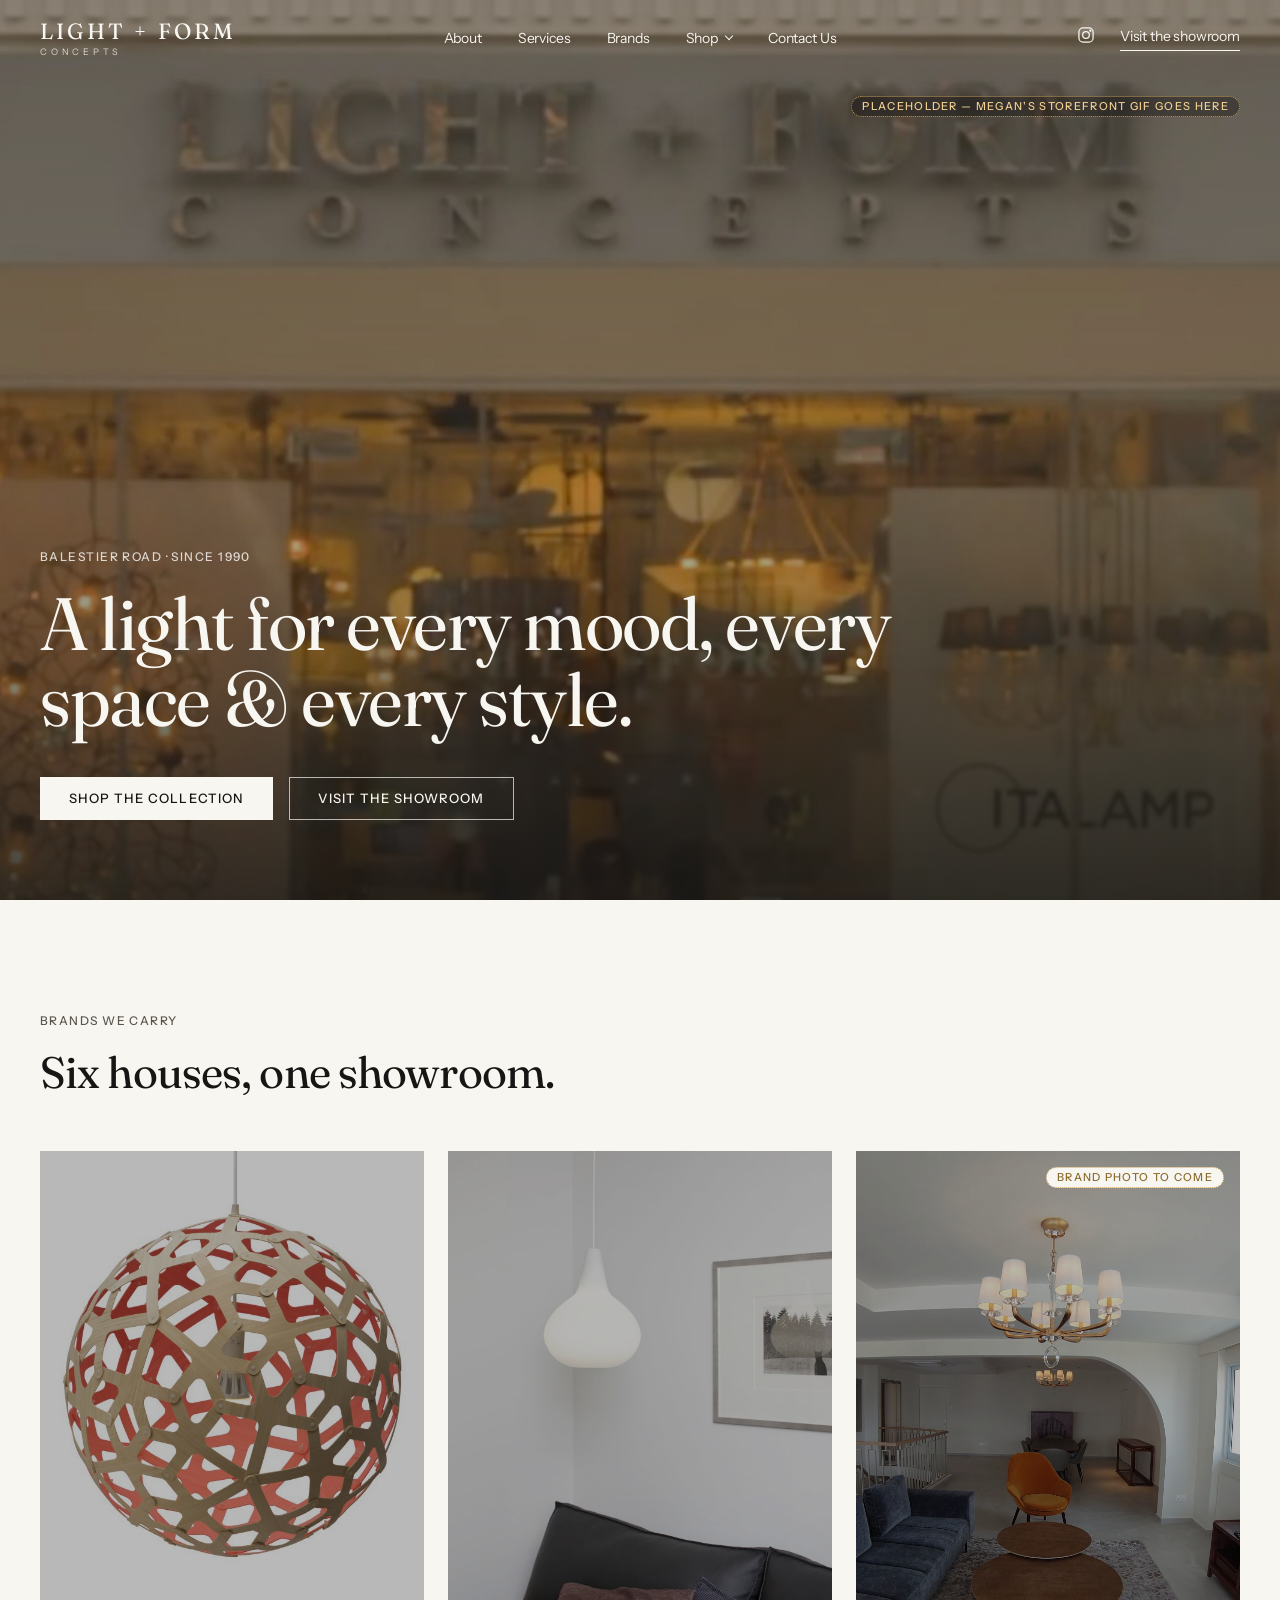
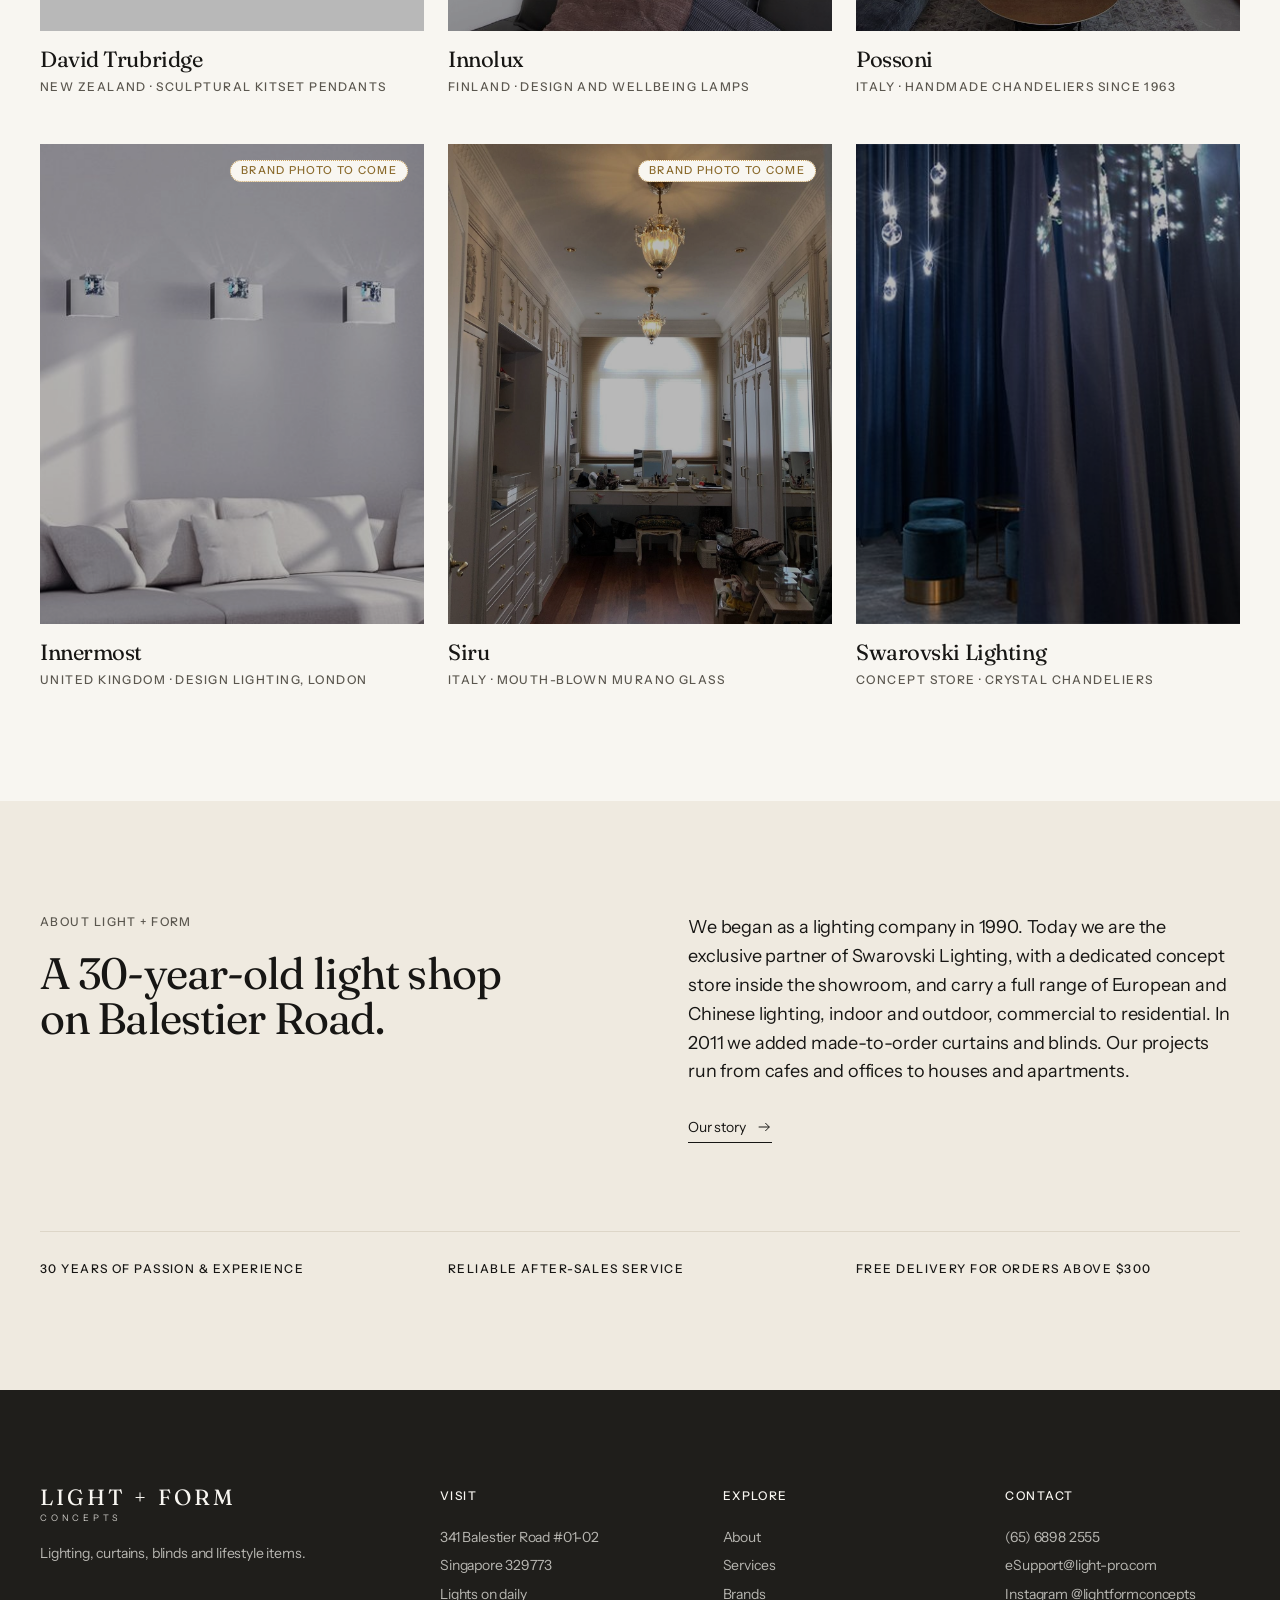
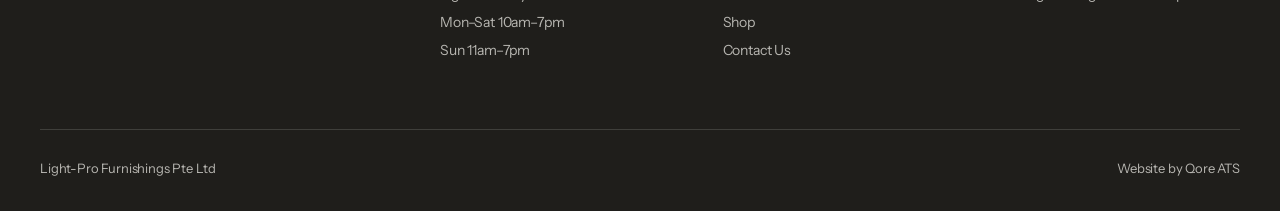
<file: index.html>
<!doctype html>
<html lang="en">
<head>
<meta charset="utf-8">
<meta name="viewport" content="width=device-width,initial-scale=1">
<title>Light + Form Concepts &mdash; Lighting, curtains &amp; blinds on Balestier Road</title>
<meta name="description" content="Light + Form Concepts: lighting, curtains, blinds and lifestyle items at 341 Balestier Road, Singapore. Lights on daily.">
<link rel="icon" href="data:,">
<link rel="stylesheet" href="css/tokens.css">
<link rel="stylesheet" href="css/fonts.css">
<link rel="stylesheet" href="css/base.css">
<link rel="stylesheet" href="css/components.css">
<script src="js/site.js"></script>
</head>
<body class="has-hero">
<a class="skip" href="#main">Skip to content</a>
<header class="site-header">
  <div class="container header-in">
    <a class="logo" href="index.html" aria-label="Light + Form Concepts, home"><span class="logo-main">LIGHT + FORM</span><span class="logo-sub">CONCEPTS</span></a>
    <nav class="nav" aria-label="Primary">
      <a href="about.html">About</a>
      <a href="services.html">Services</a>
      <a href="brands.html">Brands</a>
      <div class="has-mega">
        <button class="mega-trigger" type="button" aria-expanded="false" aria-controls="mega">Shop <span class="chev" aria-hidden="true"></span></button>
        <div class="mega" id="mega">
          <div class="mega-in">
            <div class="mega-col"><a class="mega-head mono" href="shop.html#by-brand">Shop by brands</a><ul><li><a href="brands.html#david-trubridge">David Trubridge</a></li><li><a href="brands.html#innolux">Innolux</a></li><li><a href="brands.html#possoni">Possoni</a></li><li><a href="brands.html#innermost">Innermost</a></li><li><a href="brands.html#siru">Siru</a></li><li><a href="brands.html#swarovski-lighting">Swarovski Lighting</a></li></ul></div>
            <div class="mega-col"><a class="mega-head mono" href="shop.html#by-collection">Shop by collections</a><ul><li><a href="shop.html#by-collection">Ceiling Light</a></li><li><a href="shop.html#by-collection">Down Light</a></li><li><a href="shop.html#by-collection">Hanging Light</a></li><li><a href="shop.html#by-collection">Magnetic Track Light</a></li><li><a href="shop.html#by-collection">Outdoor Light</a></li><li><a href="shop.html#by-collection">Standing Light</a></li><li><a href="shop.html#by-collection">Table Light</a></li><li><a href="shop.html#by-collection">Furniture</a></li><li><a href="shop.html#by-collection">Home Accessory</a></li><li><a href="shop.html#by-collection">Haiku Fan</a></li></ul></div>
            <div class="mega-col"><a class="mega-head mono" href="shop.html#by-product">Shop by products</a><ul><li><a href="product.html">Coral 400</a></li><li><a href="shop.html#by-product">Coral 600</a></li><li><a href="shop.html#by-product">Ebb</a></li><li><a href="shop.html#by-product">Bulbo</a></li><li><a href="shop.html#by-product">Alma</a></li><li><a href="shop.html#by-product">All 15 products</a></li></ul></div>
            <a class="mega-tile" href="shop.html#by-product"><div class="lamp" style="--lx:50%;--ly:30%"><img src="assets/img/innolux-bulbo.jpg" alt="Innolux Bulbo pendant lamp" width="700" height="800" loading="lazy"></div><span class="mono">Bulbo &middot; Innolux</span></a>
          </div>
        </div>
      </div>
      <a href="contact.html">Contact Us</a>
    </nav>
    <div class="header-r">
      <a class="ig-link" href="https://www.instagram.com/lightformconcepts/" aria-label="Light + Form Concepts on Instagram" rel="noopener"><span class="ico ico-ig" aria-hidden="true"></span></a>
      <a class="visit" href="contact.html">Visit the showroom</a>
      <button class="menu-btn" type="button" aria-label="Open menu" aria-expanded="false" aria-controls="drawer"><span class="ico ico-menu" aria-hidden="true"></span></button>
    </div>
  </div>
</header>
<div class="dim" aria-hidden="true"></div>
<div class="drawer" id="drawer" role="dialog" aria-modal="true" aria-label="Menu">
  <div class="drawer-top"><a class="logo" href="index.html" aria-label="Light + Form Concepts, home"><span class="logo-main">LIGHT + FORM</span><span class="logo-sub">CONCEPTS</span></a><button class="drawer-close" type="button" aria-label="Close menu"><span class="ico ico-close" aria-hidden="true"></span></button></div>
  <ul class="drawer-list">
    <li style="--i:0"><a href="about.html">About</a></li>
    <li style="--i:1"><a href="services.html">Services</a></li>
    <li style="--i:2"><a href="brands.html">Brands</a></li>
    <li><span class="drawer-label" style="--i:3">Shop</span>
      <ul class="sub"><li style="--i:4"><a href="shop.html#by-brand">Shop by brands</a></li><li style="--i:5"><a href="shop.html#by-collection">Shop by collections</a></li><li style="--i:6"><a href="shop.html#by-product">Shop by products</a></li></ul></li>
    <li style="--i:7"><a href="contact.html">Contact Us</a></li>
  </ul>
  <div class="drawer-meta mono" style="--i:8"><a href="contact.html">Visit the showroom</a><a href="https://www.instagram.com/lightformconcepts/" rel="noopener">Instagram</a></div>
</div>
<main id="main">
  <section class="hero on-dark" aria-label="Showroom">
    <img class="hero-bg" src="assets/img/hero-storefront.jpg" alt="The Light + Form Concepts storefront on Balestier Road" width="1600" height="774" fetchpriority="high">
    <div class="hero-ph"><div class="container"><span class="ph">placeholder &mdash; Megan's storefront GIF goes here</span></div></div>
    <div class="container hero-in">
      <span class="eyebrow">Balestier Road &middot; since 1990</span>
      <h1 class="display-hero">A light for every mood, every space &amp; every style.</h1>
      <div class="hero-cta"><a class="btn btn-primary" href="shop.html">Shop the collection</a><a class="btn btn-ghost" href="contact.html">Visit the showroom</a></div>
    </div>
  </section>

  <section class="section" aria-labelledby="brands-h">
    <div class="container">
      <div class="sec-head reveal"><span class="eyebrow">Brands we carry</span><h2 id="brands-h">Six houses, one showroom.</h2></div>
      <div class="grid-tiles">
      <a class="tile reveal" style="--d:0.0s" href="brands.html#david-trubridge"><div class="lamp" style="--lx:50%;--ly:48%"><img src="assets/img/trubridge-coral-red.jpg" alt="David Trubridge Coral pendant in red" loading="lazy"></div><div class="tile-row stack"><h3 class="tile-name">David Trubridge</h3><span class="mono">New Zealand &middot; sculptural kitset pendants</span></div></a>
      <a class="tile reveal" style="--d:0.08s" href="brands.html#innolux"><div class="lamp" style="--lx:38%;--ly:37%"><img src="assets/img/innolux-bulbo-interior.jpg" alt="Innolux Bulbo pendant in an interior" loading="lazy"></div><div class="tile-row stack"><h3 class="tile-name">Innolux</h3><span class="mono">Finland &middot; design and wellbeing lamps</span></div></a>
      <a class="tile reveal" style="--d:0.16s" href="brands.html#possoni"><div class="lamp" style="--lx:51%;--ly:26%"><img src="assets/img/project-leonie-hill.jpg" alt="Chandelier in an apartment at Leonie Hill" loading="lazy"><span class="ph" style="position:absolute;top:16px;right:16px;z-index:2;background:var(--paper);color:#8A6A2C">brand photo to come</span></div><div class="tile-row stack"><h3 class="tile-name">Possoni</h3><span class="mono">Italy &middot; handmade chandeliers since 1963</span></div></a>
      <a class="tile reveal" style="--d:0.0s" href="brands.html#innermost"><div class="lamp" style="--lx:50%;--ly:30%"><img src="assets/img/madison-wall-lights.jpg" alt="Madison wall lights" loading="lazy"><span class="ph" style="position:absolute;top:16px;right:16px;z-index:2;background:var(--paper);color:#8A6A2C">brand photo to come</span></div><div class="tile-row stack"><h3 class="tile-name">Innermost</h3><span class="mono">United Kingdom &middot; design lighting, London</span></div></a>
      <a class="tile reveal" style="--d:0.08s" href="brands.html#siru"><div class="lamp" style="--lx:52%;--ly:18%"><img src="assets/img/project-guok-avenue.jpg" alt="Pendant lights in a residence at Guok Avenue" loading="lazy"><span class="ph" style="position:absolute;top:16px;right:16px;z-index:2;background:var(--paper);color:#8A6A2C">brand photo to come</span></div><div class="tile-row stack"><h3 class="tile-name">Siru</h3><span class="mono">Italy &middot; mouth-blown Murano glass</span></div></a>
      <a class="tile reveal" style="--d:0.16s" href="brands.html#swarovski-lighting"><div class="lamp" style="--lx:50%;--ly:30%"><img src="assets/img/swarovski-crystal-rain.jpg" alt="Swarovski crystal rain chandelier" loading="lazy"></div><div class="tile-row stack"><h3 class="tile-name">Swarovski Lighting</h3><span class="mono">Concept store &middot; crystal chandeliers</span></div></a>
      </div>
    </div>
  </section>

  <section class="section band" aria-labelledby="about-h">
    <div class="container">
      <div class="writeup">
        <div class="reveal"><span class="eyebrow">About Light + Form</span><h2 id="about-h">A 30-year-old light shop on Balestier Road.</h2></div>
        <div class="reveal" style="--d:.1s">
          <p>We began as a lighting company in 1990. Today we are the exclusive partner of Swarovski Lighting, with a dedicated concept store inside the showroom, and carry a full range of European and Chinese lighting, indoor and outdoor, commercial to residential. In 2011 we added made-to-order curtains and blinds. Our projects run from cafes and offices to houses and apartments.</p>
          <a class="link-arrow" href="about.html">Our story <span class="ico ico-arrow" aria-hidden="true"></span></a>
        </div>
      </div>
      <ul class="usp mono reveal">
        <li>30 years of passion &amp; experience</li><li>Reliable after-sales service</li><li>Free delivery for orders above $300</li>
      </ul>
    </div>
  </section>
</main>
<footer class="site-footer">
  <div class="container">
    <div class="foot-grid">
      <div class="foot-brand"><a class="logo" href="index.html"><span class="logo-main">LIGHT + FORM</span><span class="logo-sub">CONCEPTS</span></a><p>Lighting, curtains, blinds and lifestyle items.</p></div>
      <div class="foot-col"><h4>Visit</h4><ul><li>341 Balestier Road #01-02</li><li>Singapore 329773</li><li>Lights on daily</li><li>Mon&ndash;Sat 10am&ndash;7pm</li><li>Sun 11am&ndash;7pm</li></ul></div>
      <div class="foot-col"><h4>Explore</h4><ul><li><a href="about.html">About</a></li><li><a href="services.html">Services</a></li><li><a href="brands.html">Brands</a></li><li><a href="shop.html">Shop</a></li><li><a href="contact.html">Contact Us</a></li></ul></div>
      <div class="foot-col"><h4>Contact</h4><ul><li><a href="tel:+6568982555">(65) 6898 2555</a></li><li><a href="mailto:eSupport@light-pro.com">eSupport@light-pro.com</a></li><li><a href="https://www.instagram.com/lightformconcepts/" rel="noopener">Instagram @lightformconcepts</a></li></ul></div>
    </div>
    <div class="foot-bottom"><span>Light-Pro Furnishings Pte Ltd</span><span class="small">Website by Qore ATS</span></div>
  </div>
</footer>
</body>
</html>
</file>
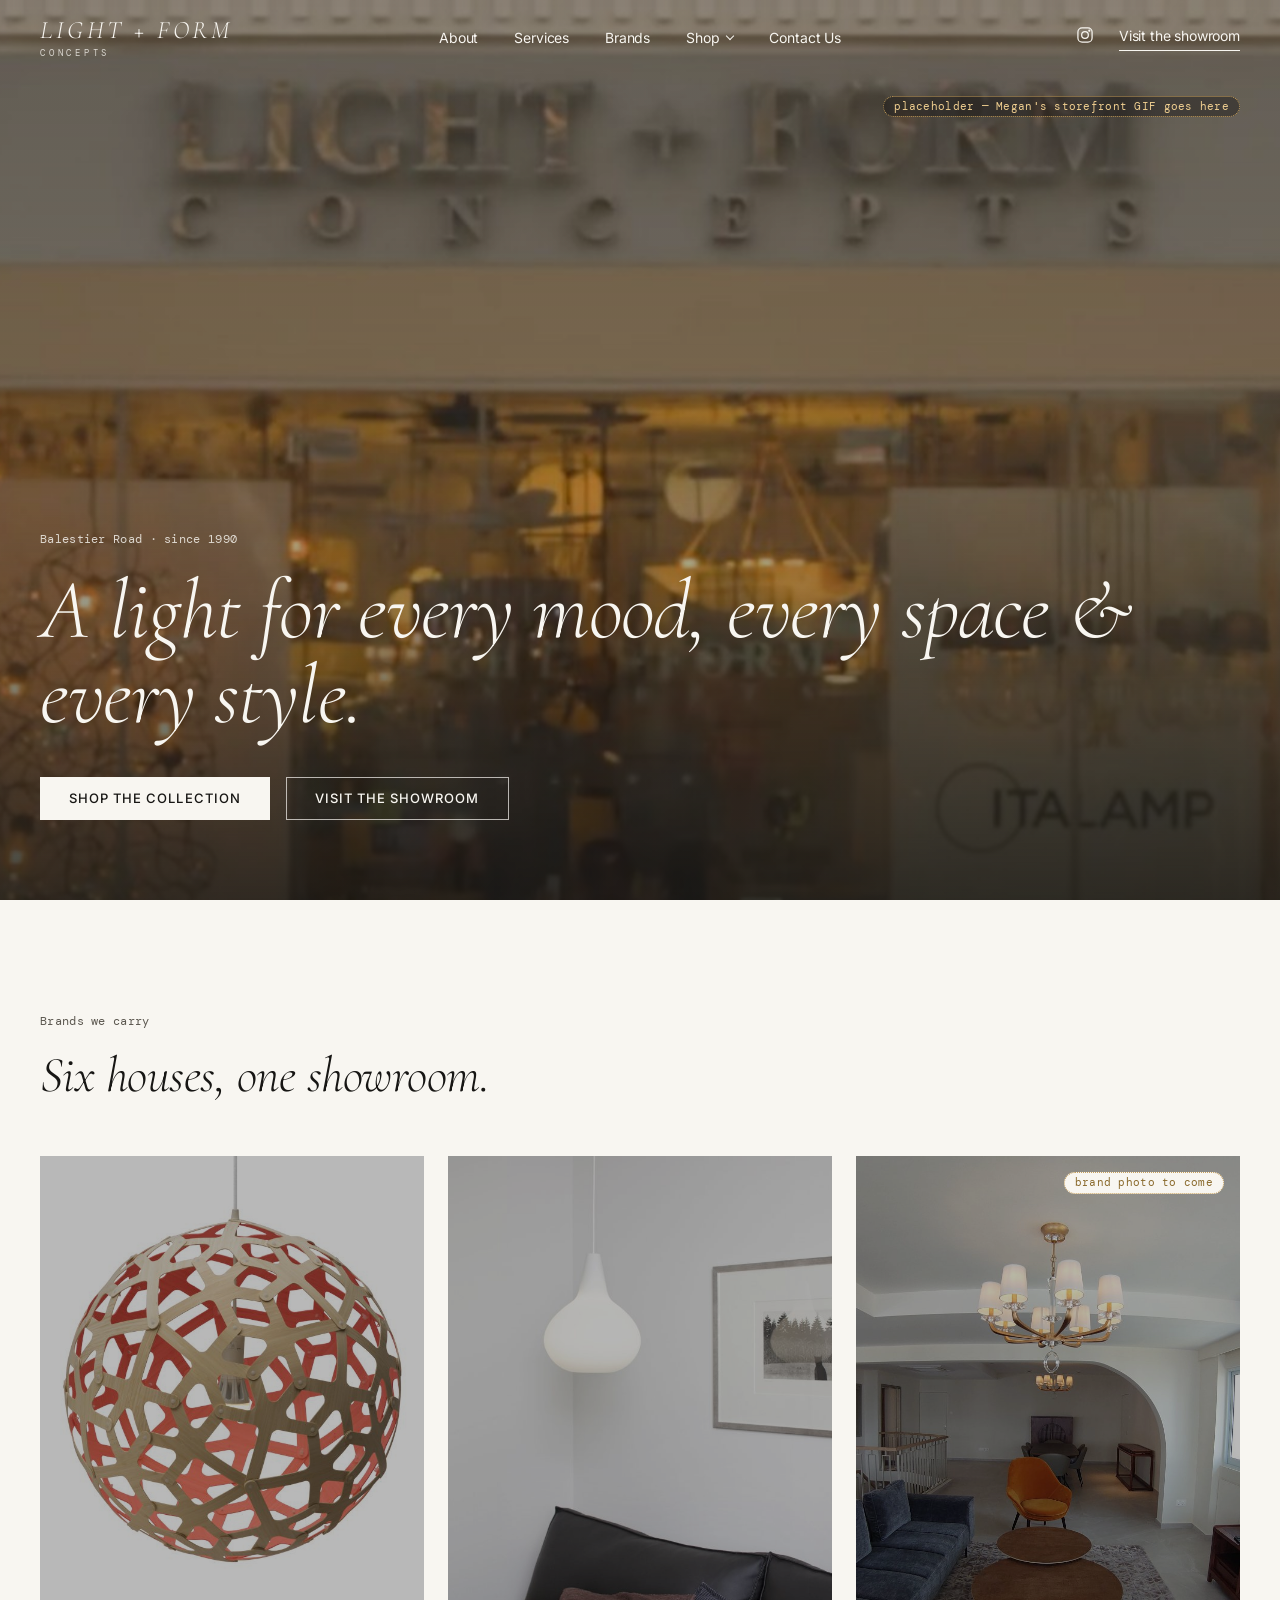
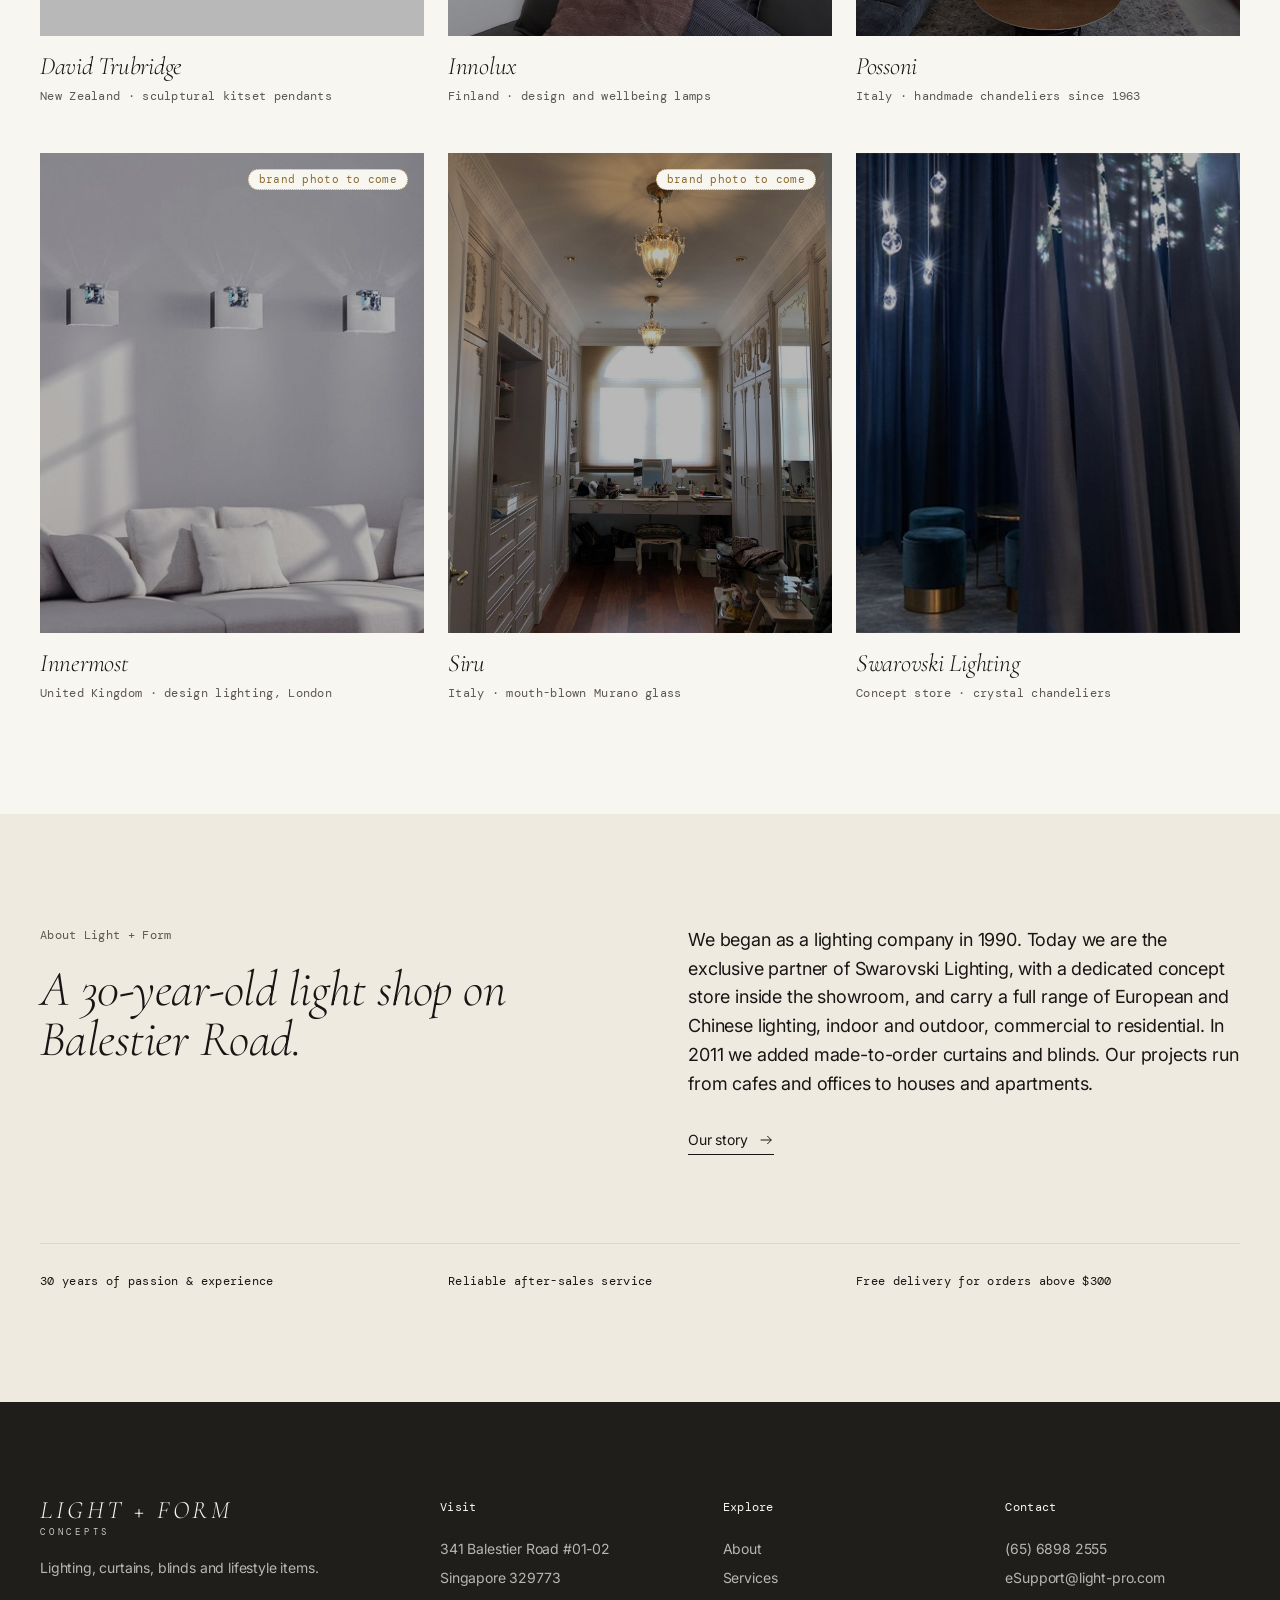
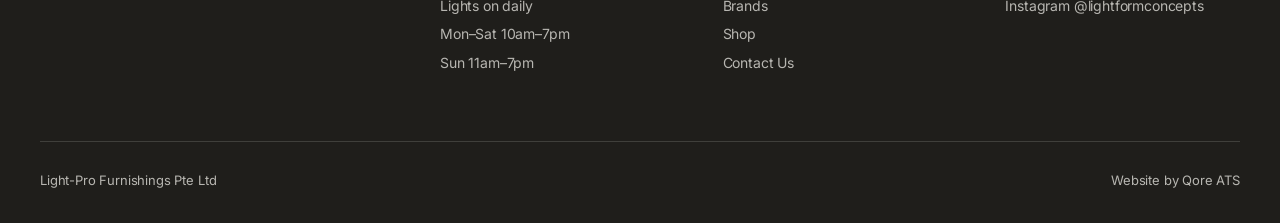
<file: v2/index.html>
<!doctype html>
<html lang="en">
<head>
<meta charset="utf-8">
<meta name="viewport" content="width=device-width,initial-scale=1">
<title>Light + Form Concepts &mdash; Lighting, curtains &amp; blinds on Balestier Road</title>
<meta name="description" content="Light + Form Concepts: lighting, curtains, blinds and lifestyle items at 341 Balestier Road, Singapore. Lights on daily.">
<link rel="icon" href="data:,">
<link rel="stylesheet" href="../css/tokens.css">
<link rel="stylesheet" href="../css/fonts-v2.css">
<link rel="stylesheet" href="../css/base.css">
<link rel="stylesheet" href="../css/components.css">
<script src="../js/site.js"></script>
</head>
<body class="has-hero">
<a class="skip" href="#main">Skip to content</a>
<header class="site-header">
  <div class="container header-in">
    <a class="logo" href="index.html" aria-label="Light + Form Concepts, home"><span class="logo-main">LIGHT + FORM</span><span class="logo-sub">CONCEPTS</span></a>
    <nav class="nav" aria-label="Primary">
      <a href="about.html">About</a>
      <a href="services.html">Services</a>
      <a href="brands.html">Brands</a>
      <div class="has-mega">
        <button class="mega-trigger" type="button" aria-expanded="false" aria-controls="mega">Shop <span class="chev" aria-hidden="true"></span></button>
        <div class="mega" id="mega">
          <div class="mega-in">
            <div class="mega-col"><a class="mega-head mono" href="shop.html#by-brand">Shop by brands</a><ul><li><a href="brands.html#david-trubridge">David Trubridge</a></li><li><a href="brands.html#innolux">Innolux</a></li><li><a href="brands.html#possoni">Possoni</a></li><li><a href="brands.html#innermost">Innermost</a></li><li><a href="brands.html#siru">Siru</a></li><li><a href="brands.html#swarovski-lighting">Swarovski Lighting</a></li></ul></div>
            <div class="mega-col"><a class="mega-head mono" href="shop.html#by-collection">Shop by collections</a><ul><li><a href="shop.html#by-collection">Ceiling Light</a></li><li><a href="shop.html#by-collection">Down Light</a></li><li><a href="shop.html#by-collection">Hanging Light</a></li><li><a href="shop.html#by-collection">Magnetic Track Light</a></li><li><a href="shop.html#by-collection">Outdoor Light</a></li><li><a href="shop.html#by-collection">Standing Light</a></li><li><a href="shop.html#by-collection">Table Light</a></li><li><a href="shop.html#by-collection">Furniture</a></li><li><a href="shop.html#by-collection">Home Accessory</a></li><li><a href="shop.html#by-collection">Haiku Fan</a></li></ul></div>
            <div class="mega-col"><a class="mega-head mono" href="shop.html#by-product">Shop by products</a><ul><li><a href="product.html">Coral 400</a></li><li><a href="shop.html#by-product">Coral 600</a></li><li><a href="shop.html#by-product">Ebb</a></li><li><a href="shop.html#by-product">Bulbo</a></li><li><a href="shop.html#by-product">Alma</a></li><li><a href="shop.html#by-product">All 15 products</a></li></ul></div>
            <a class="mega-tile" href="shop.html#by-product"><div class="lamp" style="--lx:50%;--ly:30%"><img src="../assets/img/innolux-bulbo.jpg" alt="Innolux Bulbo pendant lamp" width="700" height="800" loading="lazy"></div><span class="mono">Bulbo &middot; Innolux</span></a>
          </div>
        </div>
      </div>
      <a href="contact.html">Contact Us</a>
    </nav>
    <div class="header-r">
      <a class="ig-link" href="https://www.instagram.com/lightformconcepts/" aria-label="Light + Form Concepts on Instagram" rel="noopener"><span class="ico ico-ig" aria-hidden="true"></span></a>
      <a class="visit" href="contact.html">Visit the showroom</a>
      <button class="menu-btn" type="button" aria-label="Open menu" aria-expanded="false" aria-controls="drawer"><span class="ico ico-menu" aria-hidden="true"></span></button>
    </div>
  </div>
</header>
<div class="dim" aria-hidden="true"></div>
<div class="drawer" id="drawer" role="dialog" aria-modal="true" aria-label="Menu">
  <div class="drawer-top"><a class="logo" href="index.html" aria-label="Light + Form Concepts, home"><span class="logo-main">LIGHT + FORM</span><span class="logo-sub">CONCEPTS</span></a><button class="drawer-close" type="button" aria-label="Close menu"><span class="ico ico-close" aria-hidden="true"></span></button></div>
  <ul class="drawer-list">
    <li style="--i:0"><a href="about.html">About</a></li>
    <li style="--i:1"><a href="services.html">Services</a></li>
    <li style="--i:2"><a href="brands.html">Brands</a></li>
    <li><span class="drawer-label" style="--i:3">Shop</span>
      <ul class="sub"><li style="--i:4"><a href="shop.html#by-brand">Shop by brands</a></li><li style="--i:5"><a href="shop.html#by-collection">Shop by collections</a></li><li style="--i:6"><a href="shop.html#by-product">Shop by products</a></li></ul></li>
    <li style="--i:7"><a href="contact.html">Contact Us</a></li>
  </ul>
  <div class="drawer-meta mono" style="--i:8"><a href="contact.html">Visit the showroom</a><a href="https://www.instagram.com/lightformconcepts/" rel="noopener">Instagram</a></div>
</div>
<main id="main">
  <section class="hero on-dark" aria-label="Showroom">
    <img class="hero-bg" src="../assets/img/hero-storefront.jpg" alt="The Light + Form Concepts storefront on Balestier Road" width="1600" height="774" fetchpriority="high">
    <div class="hero-ph"><div class="container"><span class="ph">placeholder &mdash; Megan's storefront GIF goes here</span></div></div>
    <div class="container hero-in">
      <span class="eyebrow">Balestier Road &middot; since 1990</span>
      <h1 class="display-hero">A light for every mood, every space &amp; every style.</h1>
      <div class="hero-cta"><a class="btn btn-primary" href="shop.html">Shop the collection</a><a class="btn btn-ghost" href="contact.html">Visit the showroom</a></div>
    </div>
  </section>

  <section class="section" aria-labelledby="brands-h">
    <div class="container">
      <div class="sec-head reveal"><span class="eyebrow">Brands we carry</span><h2 id="brands-h">Six houses, one showroom.</h2></div>
      <div class="grid-tiles">
      <a class="tile reveal" style="--d:0.0s" href="brands.html#david-trubridge"><div class="lamp" style="--lx:50%;--ly:48%"><img src="../assets/img/trubridge-coral-red.jpg" alt="David Trubridge Coral pendant in red" loading="lazy"></div><div class="tile-row stack"><h3 class="tile-name">David Trubridge</h3><span class="mono">New Zealand &middot; sculptural kitset pendants</span></div></a>
      <a class="tile reveal" style="--d:0.08s" href="brands.html#innolux"><div class="lamp" style="--lx:38%;--ly:37%"><img src="../assets/img/innolux-bulbo-interior.jpg" alt="Innolux Bulbo pendant in an interior" loading="lazy"></div><div class="tile-row stack"><h3 class="tile-name">Innolux</h3><span class="mono">Finland &middot; design and wellbeing lamps</span></div></a>
      <a class="tile reveal" style="--d:0.16s" href="brands.html#possoni"><div class="lamp" style="--lx:51%;--ly:26%"><img src="../assets/img/project-leonie-hill.jpg" alt="Chandelier in an apartment at Leonie Hill" loading="lazy"><span class="ph" style="position:absolute;top:16px;right:16px;z-index:2;background:var(--paper);color:#8A6A2C">brand photo to come</span></div><div class="tile-row stack"><h3 class="tile-name">Possoni</h3><span class="mono">Italy &middot; handmade chandeliers since 1963</span></div></a>
      <a class="tile reveal" style="--d:0.0s" href="brands.html#innermost"><div class="lamp" style="--lx:50%;--ly:30%"><img src="../assets/img/madison-wall-lights.jpg" alt="Madison wall lights" loading="lazy"><span class="ph" style="position:absolute;top:16px;right:16px;z-index:2;background:var(--paper);color:#8A6A2C">brand photo to come</span></div><div class="tile-row stack"><h3 class="tile-name">Innermost</h3><span class="mono">United Kingdom &middot; design lighting, London</span></div></a>
      <a class="tile reveal" style="--d:0.08s" href="brands.html#siru"><div class="lamp" style="--lx:52%;--ly:18%"><img src="../assets/img/project-guok-avenue.jpg" alt="Pendant lights in a residence at Guok Avenue" loading="lazy"><span class="ph" style="position:absolute;top:16px;right:16px;z-index:2;background:var(--paper);color:#8A6A2C">brand photo to come</span></div><div class="tile-row stack"><h3 class="tile-name">Siru</h3><span class="mono">Italy &middot; mouth-blown Murano glass</span></div></a>
      <a class="tile reveal" style="--d:0.16s" href="brands.html#swarovski-lighting"><div class="lamp" style="--lx:50%;--ly:30%"><img src="../assets/img/swarovski-crystal-rain.jpg" alt="Swarovski crystal rain chandelier" loading="lazy"></div><div class="tile-row stack"><h3 class="tile-name">Swarovski Lighting</h3><span class="mono">Concept store &middot; crystal chandeliers</span></div></a>
      </div>
    </div>
  </section>

  <section class="section band" aria-labelledby="about-h">
    <div class="container">
      <div class="writeup">
        <div class="reveal"><span class="eyebrow">About Light + Form</span><h2 id="about-h">A 30-year-old light shop on Balestier Road.</h2></div>
        <div class="reveal" style="--d:.1s">
          <p>We began as a lighting company in 1990. Today we are the exclusive partner of Swarovski Lighting, with a dedicated concept store inside the showroom, and carry a full range of European and Chinese lighting, indoor and outdoor, commercial to residential. In 2011 we added made-to-order curtains and blinds. Our projects run from cafes and offices to houses and apartments.</p>
          <a class="link-arrow" href="about.html">Our story <span class="ico ico-arrow" aria-hidden="true"></span></a>
        </div>
      </div>
      <ul class="usp mono reveal">
        <li>30 years of passion &amp; experience</li><li>Reliable after-sales service</li><li>Free delivery for orders above $300</li>
      </ul>
    </div>
  </section>
</main>
<footer class="site-footer">
  <div class="container">
    <div class="foot-grid">
      <div class="foot-brand"><a class="logo" href="index.html"><span class="logo-main">LIGHT + FORM</span><span class="logo-sub">CONCEPTS</span></a><p>Lighting, curtains, blinds and lifestyle items.</p></div>
      <div class="foot-col"><h4>Visit</h4><ul><li>341 Balestier Road #01-02</li><li>Singapore 329773</li><li>Lights on daily</li><li>Mon&ndash;Sat 10am&ndash;7pm</li><li>Sun 11am&ndash;7pm</li></ul></div>
      <div class="foot-col"><h4>Explore</h4><ul><li><a href="about.html">About</a></li><li><a href="services.html">Services</a></li><li><a href="brands.html">Brands</a></li><li><a href="shop.html">Shop</a></li><li><a href="contact.html">Contact Us</a></li></ul></div>
      <div class="foot-col"><h4>Contact</h4><ul><li><a href="tel:+6568982555">(65) 6898 2555</a></li><li><a href="mailto:eSupport@light-pro.com">eSupport@light-pro.com</a></li><li><a href="https://www.instagram.com/lightformconcepts/" rel="noopener">Instagram @lightformconcepts</a></li></ul></div>
    </div>
    <div class="foot-bottom"><span>Light-Pro Furnishings Pte Ltd</span><span class="small">Website by Qore ATS</span></div>
  </div>
</footer>
</body>
</html>
</file>
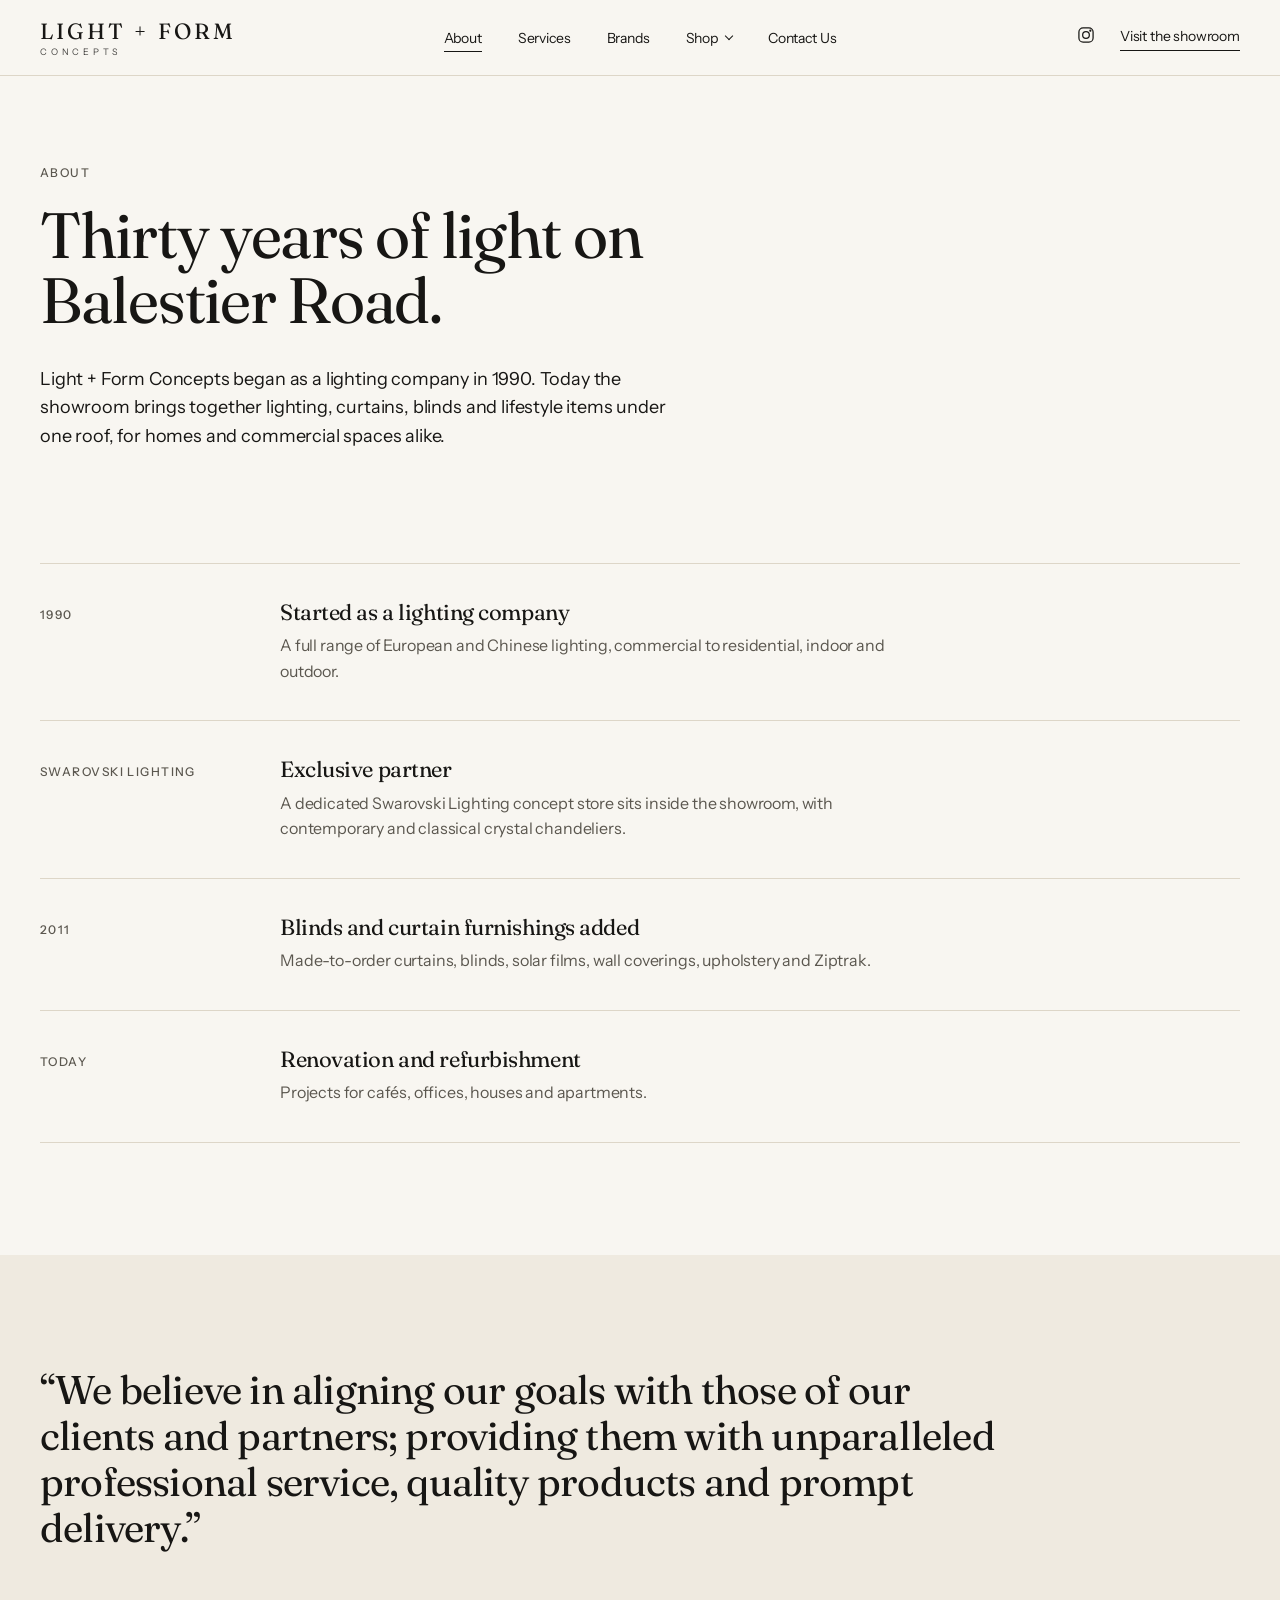
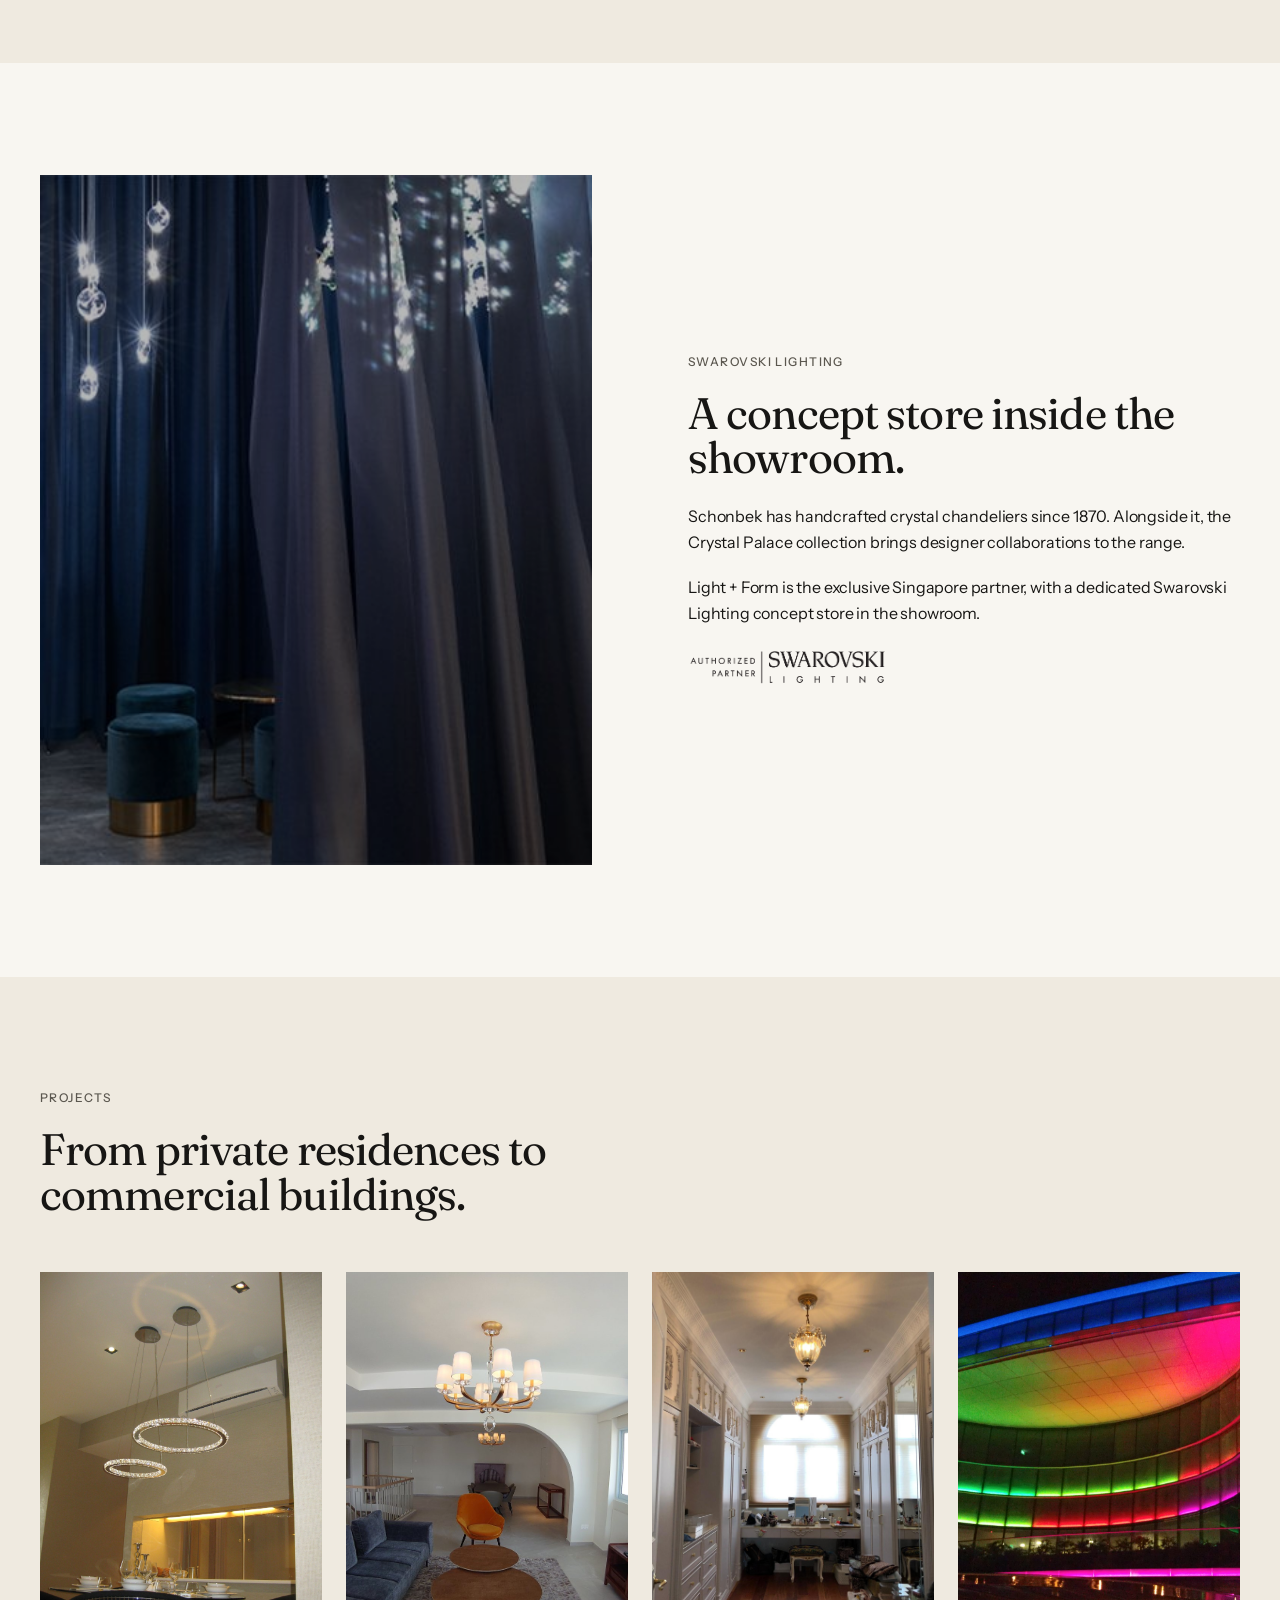
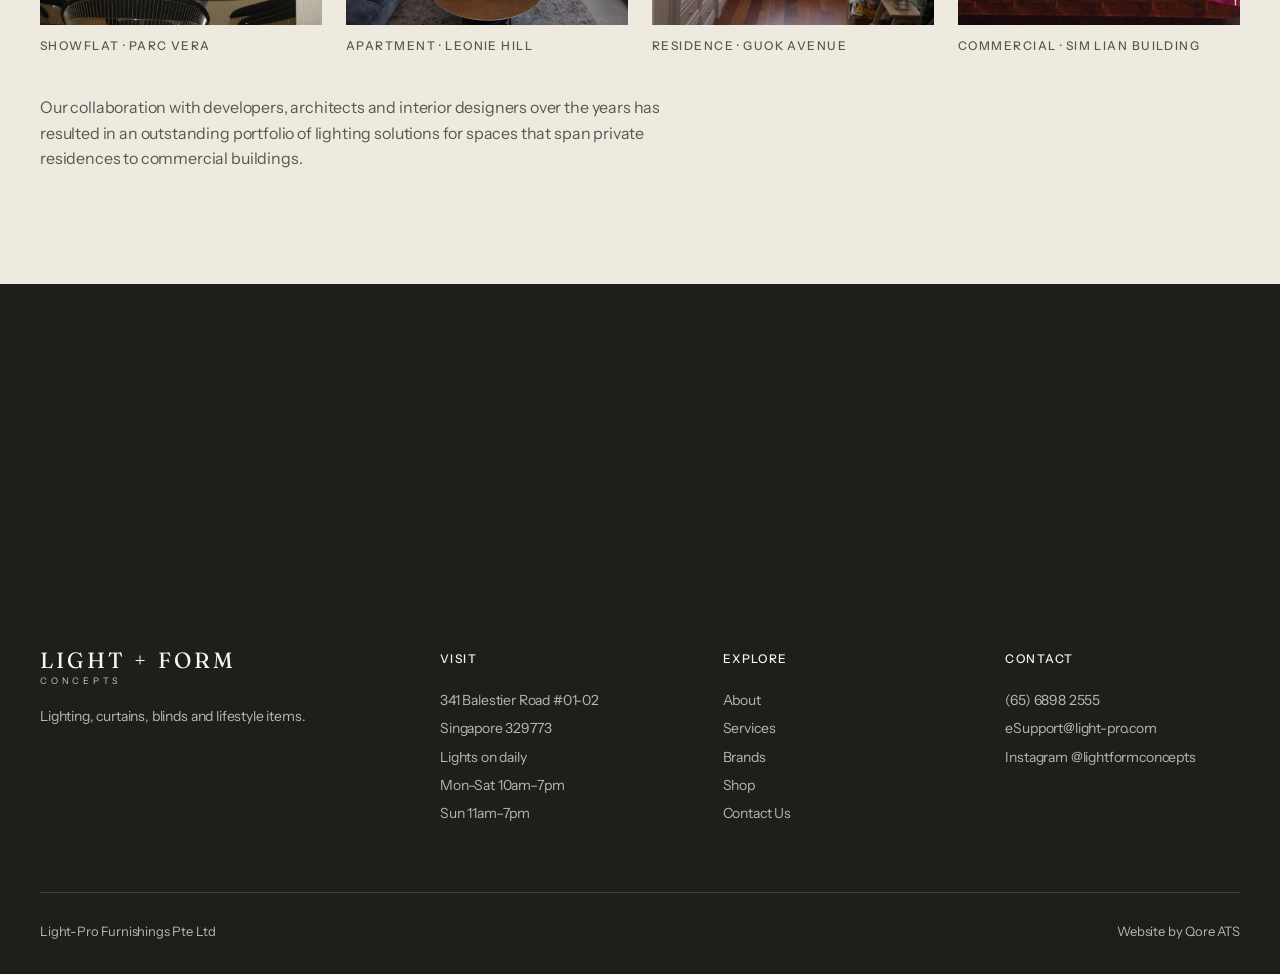
<file: about.html>
<!doctype html>
<html lang="en">
<head>
<meta charset="utf-8">
<meta name="viewport" content="width=device-width,initial-scale=1">
<title>About &mdash; Light + Form Concepts</title>
<meta name="description" content="Thirty years of light on Balestier Road. Lighting since 1990, curtains and blinds since 2011, exclusive Swarovski Lighting partner.">
<link rel="icon" href="data:,">
<link rel="stylesheet" href="css/tokens.css">
<link rel="stylesheet" href="css/fonts.css">
<link rel="stylesheet" href="css/base.css">
<link rel="stylesheet" href="css/components.css">
<link rel="stylesheet" href="css/pages-b.css">
<script src="js/site.js"></script>
</head>
<body>
<a class="skip" href="#main">Skip to content</a>
<header class="site-header">
  <div class="container header-in">
    <a class="logo" href="index.html" aria-label="Light + Form Concepts, home"><span class="logo-main">LIGHT + FORM</span><span class="logo-sub">CONCEPTS</span></a>
    <nav class="nav" aria-label="Primary">
      <a href="about.html" aria-current="page">About</a>
      <a href="services.html">Services</a>
      <a href="brands.html">Brands</a>
      <div class="has-mega">
        <button class="mega-trigger" type="button" aria-expanded="false" aria-controls="mega">Shop <span class="chev" aria-hidden="true"></span></button>
        <div class="mega" id="mega">
          <div class="mega-in">
            <div class="mega-col"><a class="mega-head mono" href="shop.html#by-brand">Shop by brands</a><ul><li><a href="brands.html#david-trubridge">David Trubridge</a></li><li><a href="brands.html#innolux">Innolux</a></li><li><a href="brands.html#possoni">Possoni</a></li><li><a href="brands.html#innermost">Innermost</a></li><li><a href="brands.html#siru">Siru</a></li><li><a href="brands.html#swarovski-lighting">Swarovski Lighting</a></li></ul></div>
            <div class="mega-col"><a class="mega-head mono" href="shop.html#by-collection">Shop by collections</a><ul><li><a href="shop.html#by-collection">Ceiling Light</a></li><li><a href="shop.html#by-collection">Down Light</a></li><li><a href="shop.html#by-collection">Hanging Light</a></li><li><a href="shop.html#by-collection">Magnetic Track Light</a></li><li><a href="shop.html#by-collection">Outdoor Light</a></li><li><a href="shop.html#by-collection">Standing Light</a></li><li><a href="shop.html#by-collection">Table Light</a></li><li><a href="shop.html#by-collection">Furniture</a></li><li><a href="shop.html#by-collection">Home Accessory</a></li><li><a href="shop.html#by-collection">Haiku Fan</a></li></ul></div>
            <div class="mega-col"><a class="mega-head mono" href="shop.html#by-product">Shop by products</a><ul><li><a href="product.html">Coral 400</a></li><li><a href="shop.html#by-product">Coral 600</a></li><li><a href="shop.html#by-product">Ebb</a></li><li><a href="shop.html#by-product">Bulbo</a></li><li><a href="shop.html#by-product">Alma</a></li><li><a href="shop.html#by-product">All 15 products</a></li></ul></div>
            <a class="mega-tile" href="shop.html#by-product"><div class="lamp" style="--lx:50%;--ly:30%"><img src="assets/img/innolux-bulbo.jpg" alt="Innolux Bulbo pendant lamp" width="700" height="800" loading="lazy"></div><span class="mono">Bulbo &middot; Innolux</span></a>
          </div>
        </div>
      </div>
      <a href="contact.html">Contact Us</a>
    </nav>
    <div class="header-r">
      <a class="ig-link" href="https://www.instagram.com/lightformconcepts/" aria-label="Light + Form Concepts on Instagram" rel="noopener"><span class="ico ico-ig" aria-hidden="true"></span></a>
      <a class="visit" href="contact.html">Visit the showroom</a>
      <button class="menu-btn" type="button" aria-label="Open menu" aria-expanded="false" aria-controls="drawer"><span class="ico ico-menu" aria-hidden="true"></span></button>
    </div>
  </div>
</header>
<div class="dim" aria-hidden="true"></div>
<div class="drawer" id="drawer" role="dialog" aria-modal="true" aria-label="Menu">
  <div class="drawer-top"><a class="logo" href="index.html" aria-label="Light + Form Concepts, home"><span class="logo-main">LIGHT + FORM</span><span class="logo-sub">CONCEPTS</span></a><button class="drawer-close" type="button" aria-label="Close menu"><span class="ico ico-close" aria-hidden="true"></span></button></div>
  <ul class="drawer-list">
    <li style="--i:0"><a href="about.html">About</a></li>
    <li style="--i:1"><a href="services.html">Services</a></li>
    <li style="--i:2"><a href="brands.html">Brands</a></li>
    <li><span class="drawer-label" style="--i:3">Shop</span>
      <ul class="sub"><li style="--i:4"><a href="shop.html#by-brand">Shop by brands</a></li><li style="--i:5"><a href="shop.html#by-collection">Shop by collections</a></li><li style="--i:6"><a href="shop.html#by-product">Shop by products</a></li></ul></li>
    <li style="--i:7"><a href="contact.html">Contact Us</a></li>
  </ul>
  <div class="drawer-meta mono" style="--i:8"><a href="contact.html">Visit the showroom</a><a href="https://www.instagram.com/lightformconcepts/" rel="noopener">Instagram</a></div>
</div>
<main id="main">
  <section class="page-hero" aria-labelledby="ab-h">
    <div class="container reveal">
      <span class="eyebrow">About</span>
      <h1 id="ab-h">Thirty years of light on Balestier Road.</h1>
      <p>Light + Form Concepts began as a lighting company in 1990. Today the showroom brings together lighting, curtains, blinds and lifestyle items under one roof, for homes and commercial spaces alike.</p>
    </div>
  </section>

  <section class="section" aria-label="Timeline">
    <div class="container">
      <div class="timeline">
        <div class="tl-row reveal"><span class="mono">1990</span><div><h3>Started as a lighting company</h3><p>A full range of European and Chinese lighting, commercial to residential, indoor and outdoor.</p></div></div>
        <div class="tl-row reveal"><span class="mono">Swarovski Lighting</span><div><h3>Exclusive partner</h3><p>A dedicated Swarovski Lighting concept store sits inside the showroom, with contemporary and classical crystal chandeliers.</p></div></div>
        <div class="tl-row reveal"><span class="mono">2011</span><div><h3>Blinds and curtain furnishings added</h3><p>Made-to-order curtains, blinds, solar films, wall coverings, upholstery and Ziptrak.</p></div></div>
        <div class="tl-row reveal"><span class="mono">Today</span><div><h3>Renovation and refurbishment</h3><p>Projects for caf&eacute;s, offices, houses and apartments.</p></div></div>
      </div>
    </div>
  </section>

  <section class="section band" aria-label="Our approach">
    <div class="container reveal">
      <blockquote class="pull">&ldquo;We believe in aligning our goals with those of our clients and partners; providing them with unparalleled professional service, quality products and prompt delivery.&rdquo;</blockquote>
    </div>
  </section>

  <section class="section" aria-labelledby="sw-h" id="swarovski">
    <div class="container split">
      <div class="lamp reveal" style="--lx:50%;--ly:40%"><img src="assets/img/swarovski-crystal-rain.jpg" alt="Swarovski crystal rain chandelier in the showroom" loading="lazy"></div>
      <div class="reveal" style="--d:.1s">
        <span class="eyebrow">Swarovski Lighting</span>
        <h2 id="sw-h">A concept store inside the showroom.</h2>
        <p>Schonbek has handcrafted crystal chandeliers since 1870. Alongside it, the Crystal Palace collection brings designer collaborations to the range.</p>
        <p>Light + Form is the exclusive Singapore partner, with a dedicated Swarovski Lighting concept store in the showroom.</p>
        <img class="badge" src="assets/img/swarovski-authorized-partner.png" alt="Swarovski Lighting authorized partner" width="473" height="95" loading="lazy">
      </div>
    </div>
  </section>

  <section class="section band" aria-labelledby="pj-h">
    <div class="container">
      <div class="sec-head reveal"><span class="eyebrow">Projects</span><h2 id="pj-h">From private residences to commercial buildings.</h2></div>
      <div class="grid-4"><figure class="proj reveal" style="--d:0.00s"><div class="ph-img"><img src="assets/img/project-parc-vera-rings.jpg" alt="Showflat at Parc Vera, lighting installation" loading="lazy"></div><figcaption class="mono cap">Showflat &middot; Parc Vera</figcaption></figure><figure class="proj reveal" style="--d:0.08s"><div class="ph-img"><img src="assets/img/project-leonie-hill.jpg" alt="Apartment at Leonie Hill" loading="lazy"></div><figcaption class="mono cap">Apartment &middot; Leonie Hill</figcaption></figure><figure class="proj reveal" style="--d:0.16s"><div class="ph-img"><img src="assets/img/project-guok-avenue.jpg" alt="Residence at Guok Avenue" loading="lazy"></div><figcaption class="mono cap">Residence &middot; Guok Avenue</figcaption></figure><figure class="proj reveal" style="--d:0.24s"><div class="ph-img"><img src="assets/img/project-sim-lian.jpg" alt="Commercial space at Sim Lian Building" loading="lazy"></div><figcaption class="mono cap">Commercial &middot; Sim Lian Building</figcaption></figure></div>
      <p class="proj-note reveal">Our collaboration with developers, architects and interior designers over the years has resulted in an outstanding portfolio of lighting solutions for spaces that span private residences to commercial buildings.</p>
    </div>
  </section>

  <section class="section cta-band" aria-label="Visit">
    <div class="container reveal"><h2>Visit the showroom</h2><a class="btn btn-primary" href="contact.html">Plan your visit</a></div>
  </section>
</main>
<footer class="site-footer">
  <div class="container">
    <div class="foot-grid">
      <div class="foot-brand"><a class="logo" href="index.html"><span class="logo-main">LIGHT + FORM</span><span class="logo-sub">CONCEPTS</span></a><p>Lighting, curtains, blinds and lifestyle items.</p></div>
      <div class="foot-col"><h4>Visit</h4><ul><li>341 Balestier Road #01-02</li><li>Singapore 329773</li><li>Lights on daily</li><li>Mon&ndash;Sat 10am&ndash;7pm</li><li>Sun 11am&ndash;7pm</li></ul></div>
      <div class="foot-col"><h4>Explore</h4><ul><li><a href="about.html">About</a></li><li><a href="services.html">Services</a></li><li><a href="brands.html">Brands</a></li><li><a href="shop.html">Shop</a></li><li><a href="contact.html">Contact Us</a></li></ul></div>
      <div class="foot-col"><h4>Contact</h4><ul><li><a href="tel:+6568982555">(65) 6898 2555</a></li><li><a href="mailto:eSupport@light-pro.com">eSupport@light-pro.com</a></li><li><a href="https://www.instagram.com/lightformconcepts/" rel="noopener">Instagram @lightformconcepts</a></li></ul></div>
    </div>
    <div class="foot-bottom"><span>Light-Pro Furnishings Pte Ltd</span><span class="small">Website by Qore ATS</span></div>
  </div>
</footer>
</body>
</html>
</file>
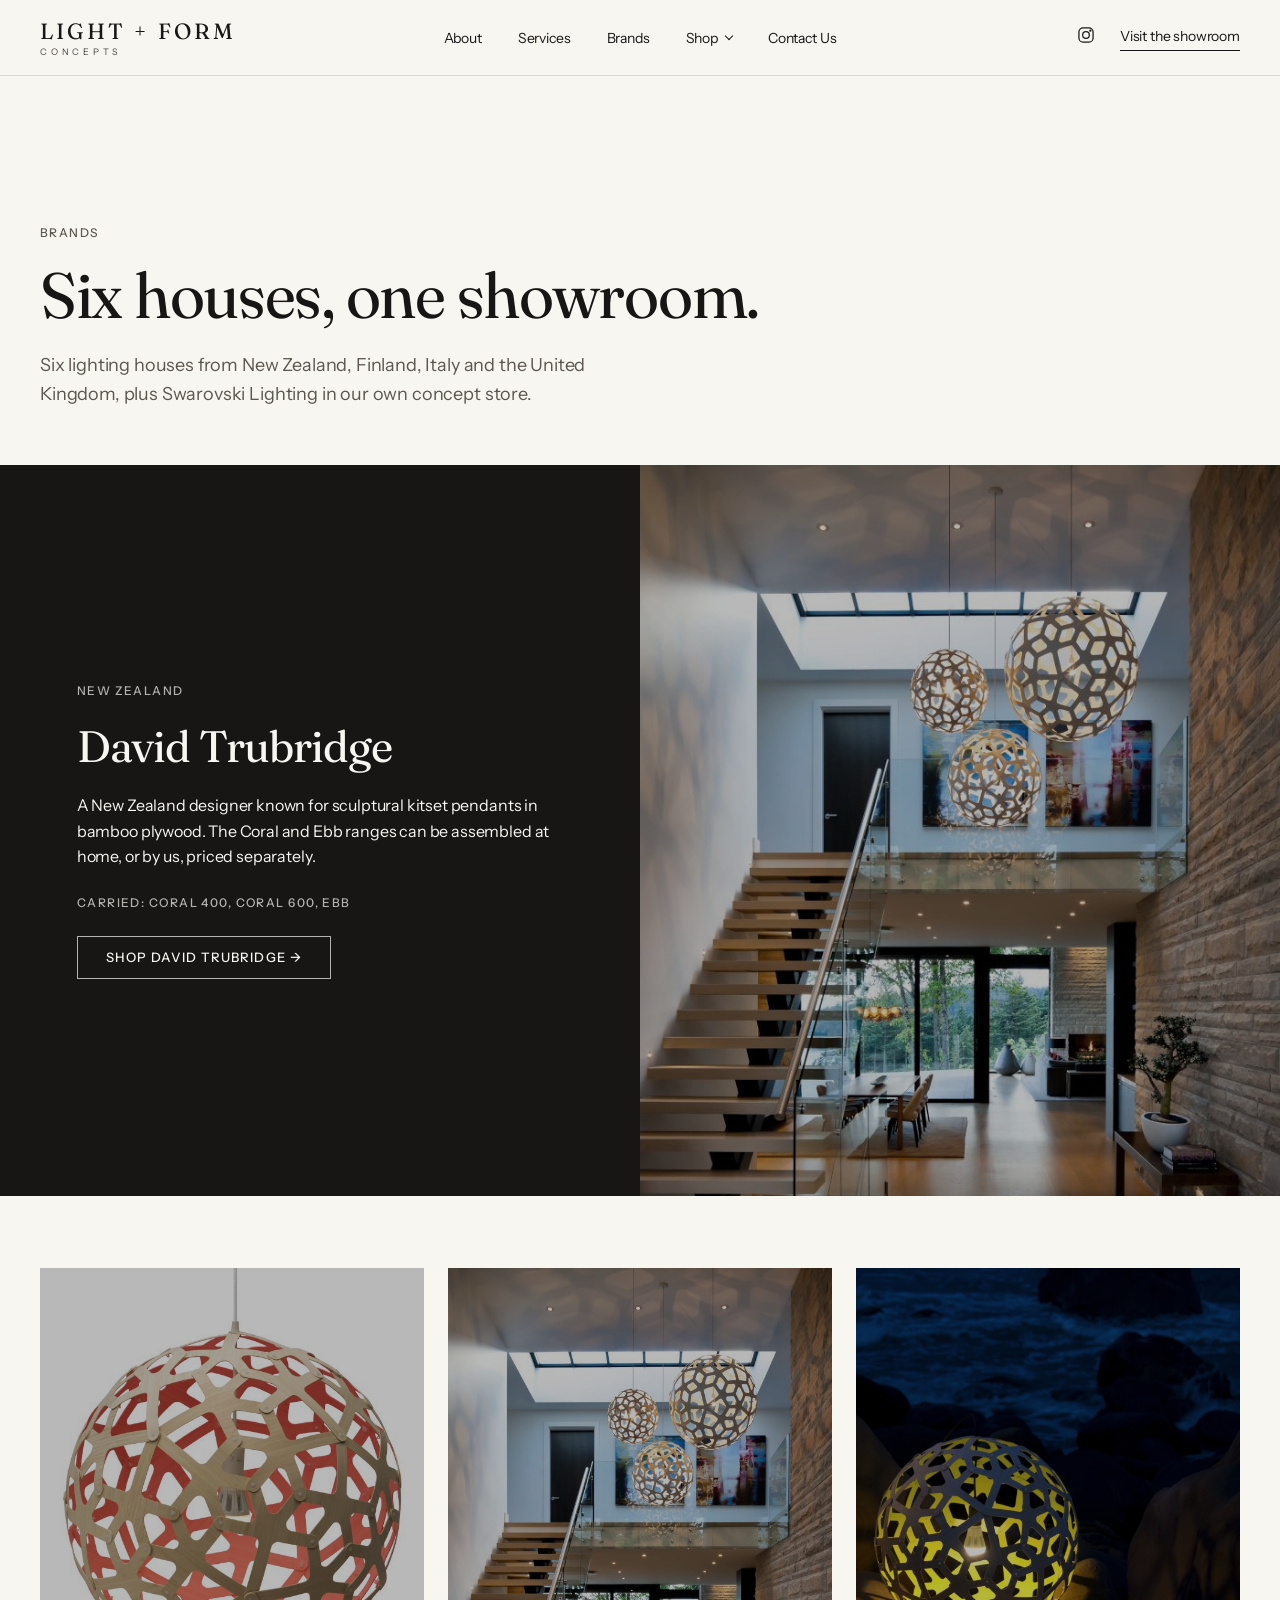
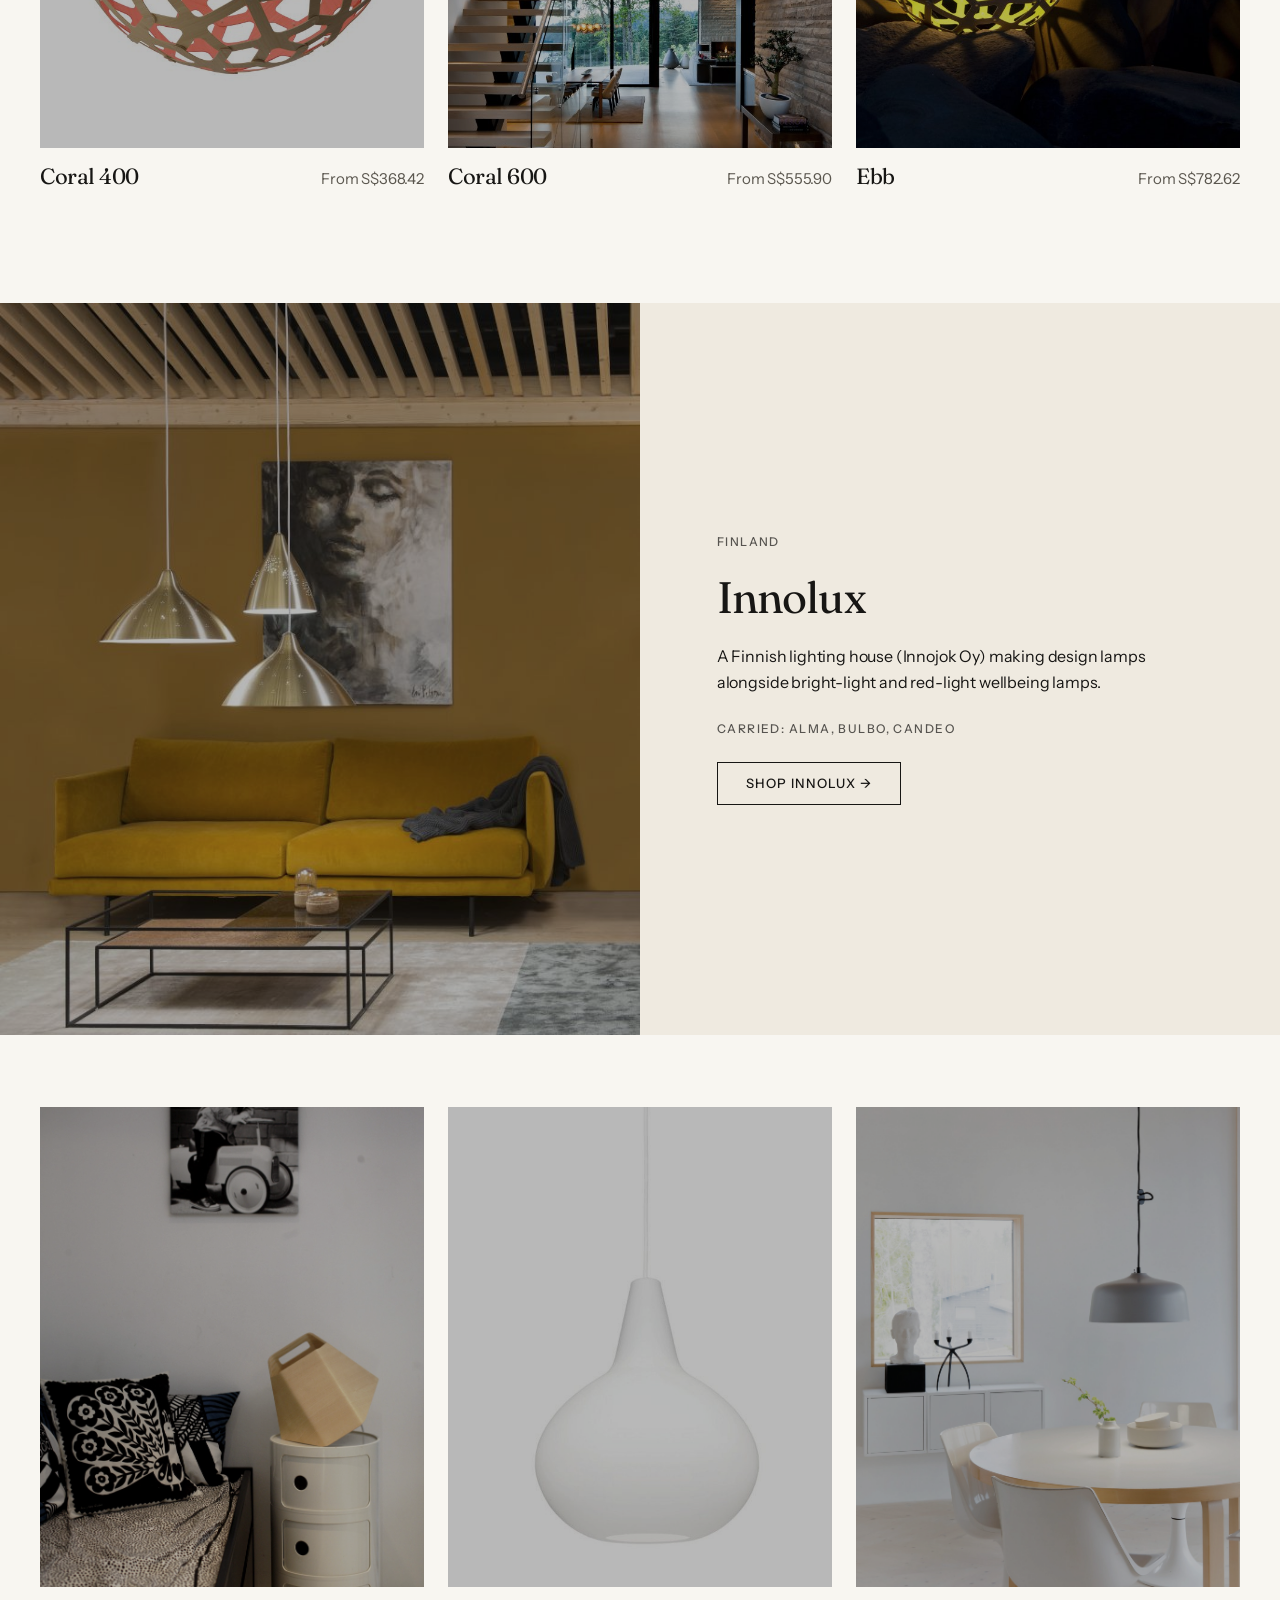
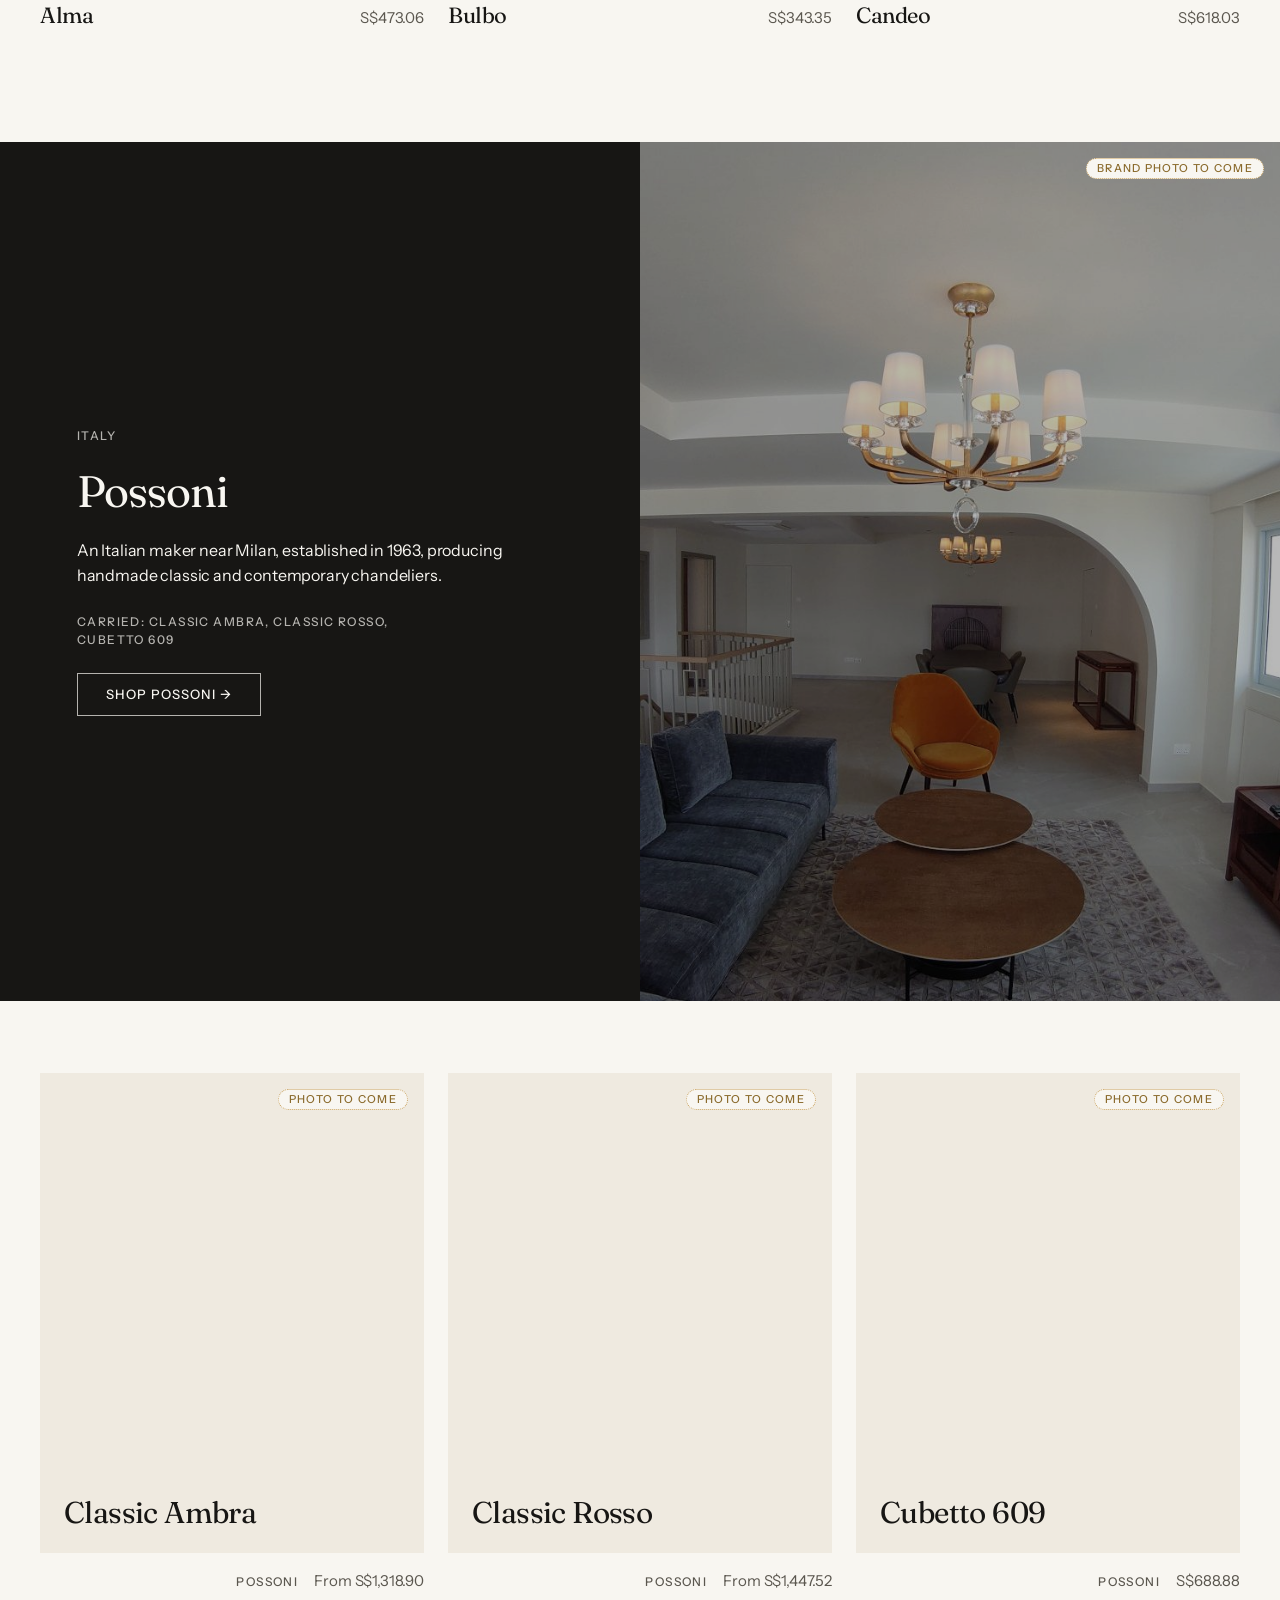
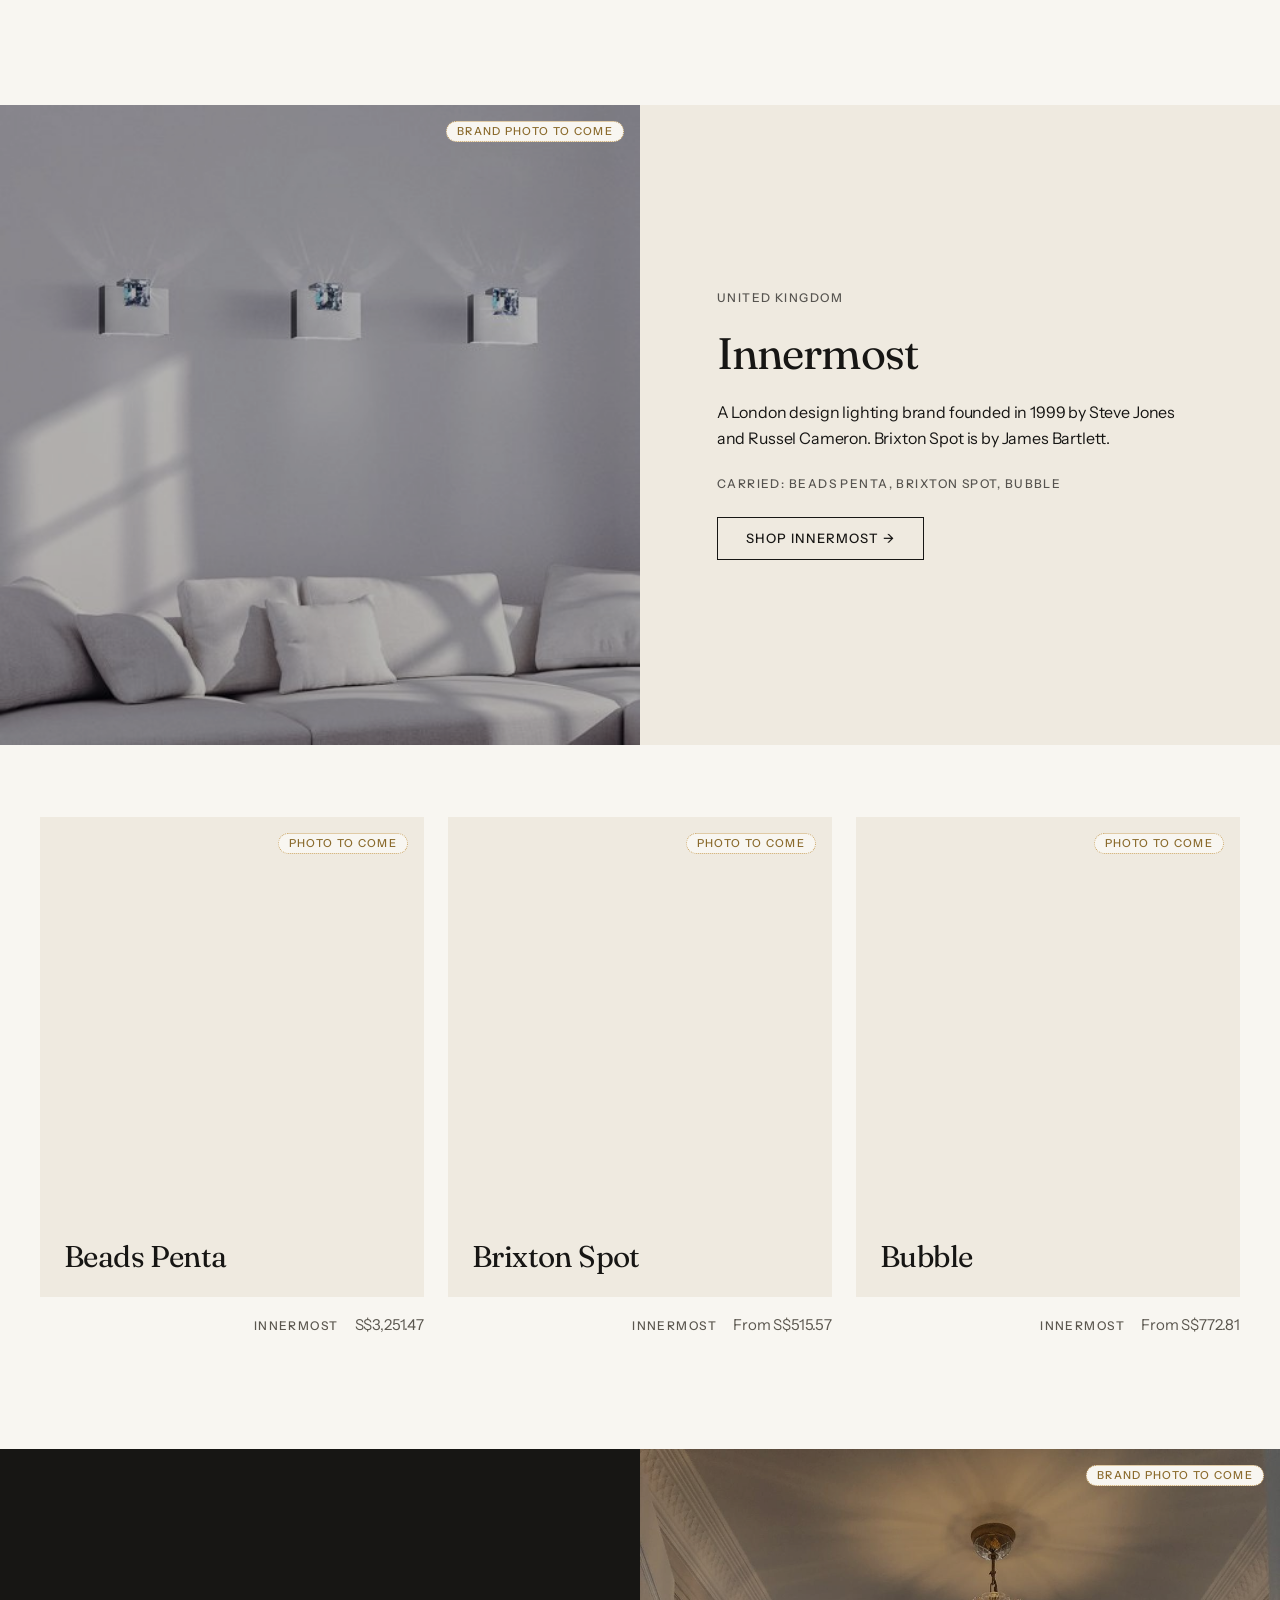
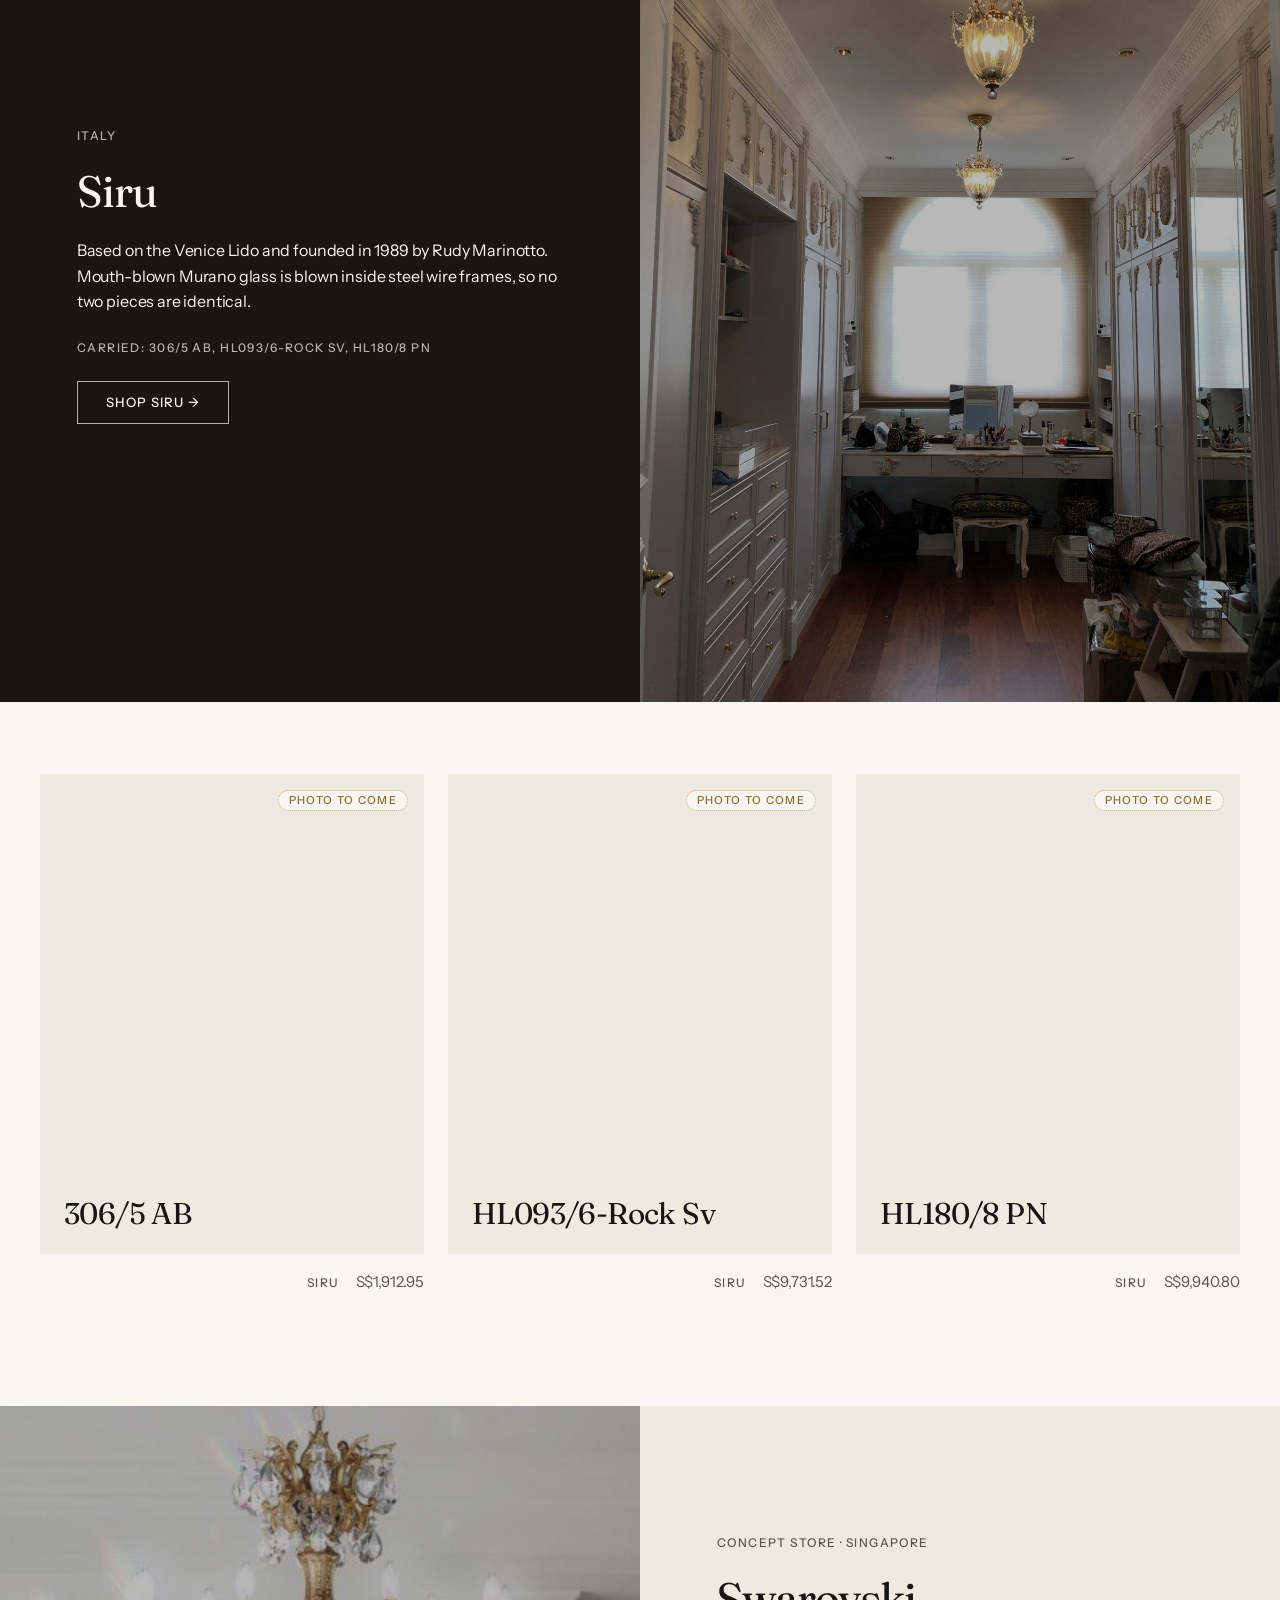
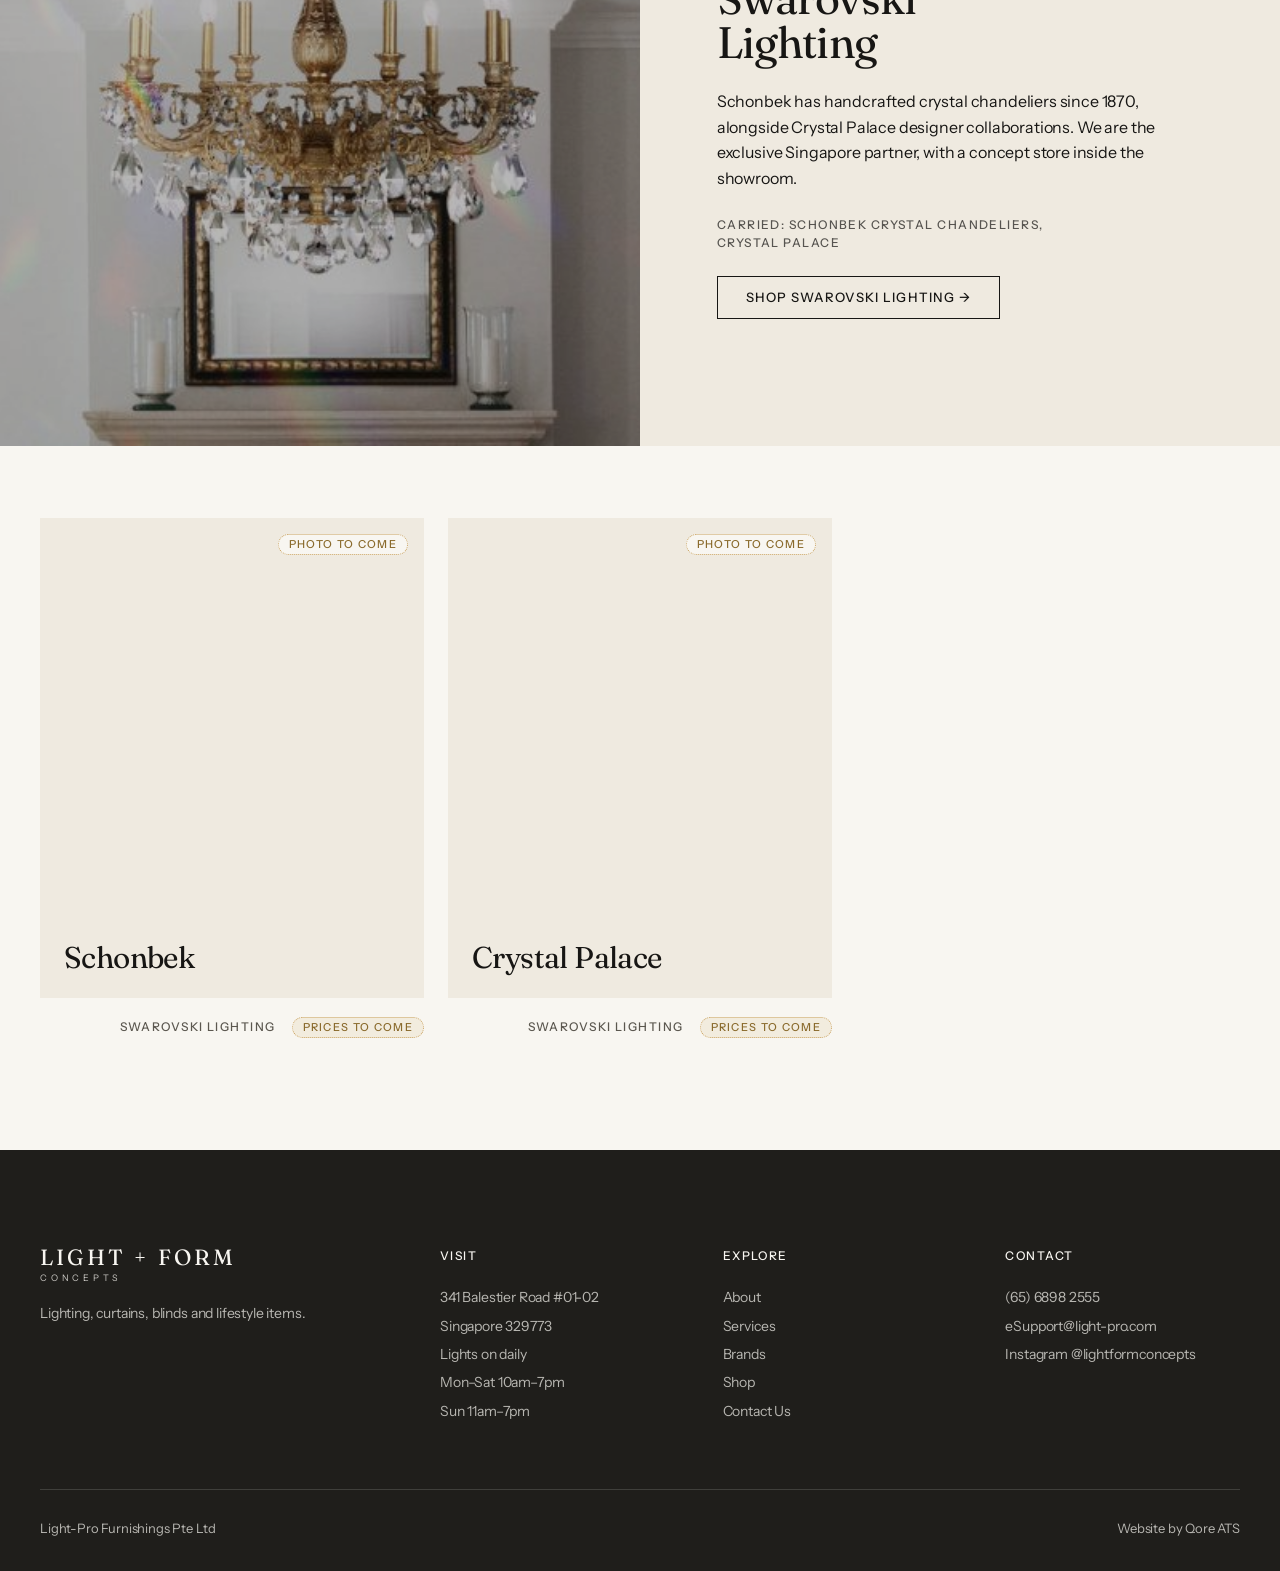
<file: brands.html>
<!doctype html>
<html lang="en">
<head>
<meta charset="utf-8">
<meta name="viewport" content="width=device-width,initial-scale=1">
<title>Brands &mdash; Light + Form Concepts</title>
<meta name="description" content="Six lighting houses at Light + Form Concepts: David Trubridge, Innolux, Possoni, Innermost, Siru and Swarovski Lighting.">
<link rel="icon" href="data:,">
<link rel="stylesheet" href="css/tokens.css">
<link rel="stylesheet" href="css/fonts.css">
<link rel="stylesheet" href="css/base.css">
<link rel="stylesheet" href="css/components.css">
<link rel="stylesheet" href="css/pages-c.css">
<script src="js/site.js"></script>
</head>
<body>
<a class="skip" href="#main">Skip to content</a>
<header class="site-header">
  <div class="container header-in">
    <a class="logo" href="index.html" aria-label="Light + Form Concepts, home"><span class="logo-main">LIGHT + FORM</span><span class="logo-sub">CONCEPTS</span></a>
    <nav class="nav" aria-label="Primary">
      <a href="about.html">About</a>
      <a href="services.html">Services</a>
      <a href="brands.html">Brands</a>
      <div class="has-mega">
        <button class="mega-trigger" type="button" aria-expanded="false" aria-controls="mega">Shop <span class="chev" aria-hidden="true"></span></button>
        <div class="mega" id="mega">
          <div class="mega-in">
            <div class="mega-col"><a class="mega-head mono" href="shop.html#by-brand">Shop by brands</a><ul><li><a href="brands.html#david-trubridge">David Trubridge</a></li><li><a href="brands.html#innolux">Innolux</a></li><li><a href="brands.html#possoni">Possoni</a></li><li><a href="brands.html#innermost">Innermost</a></li><li><a href="brands.html#siru">Siru</a></li><li><a href="brands.html#swarovski-lighting">Swarovski Lighting</a></li></ul></div>
            <div class="mega-col"><a class="mega-head mono" href="shop.html#by-collection">Shop by collections</a><ul><li><a href="shop.html#by-collection">Ceiling Light</a></li><li><a href="shop.html#by-collection">Down Light</a></li><li><a href="shop.html#by-collection">Hanging Light</a></li><li><a href="shop.html#by-collection">Magnetic Track Light</a></li><li><a href="shop.html#by-collection">Outdoor Light</a></li><li><a href="shop.html#by-collection">Standing Light</a></li><li><a href="shop.html#by-collection">Table Light</a></li><li><a href="shop.html#by-collection">Furniture</a></li><li><a href="shop.html#by-collection">Home Accessory</a></li><li><a href="shop.html#by-collection">Haiku Fan</a></li></ul></div>
            <div class="mega-col"><a class="mega-head mono" href="shop.html#by-product">Shop by products</a><ul><li><a href="product.html">Coral 400</a></li><li><a href="shop.html#by-product">Coral 600</a></li><li><a href="shop.html#by-product">Ebb</a></li><li><a href="shop.html#by-product">Bulbo</a></li><li><a href="shop.html#by-product">Alma</a></li><li><a href="shop.html#by-product">All 15 products</a></li></ul></div>
            <a class="mega-tile" href="shop.html#by-product"><div class="lamp" style="--lx:50%;--ly:30%"><img src="assets/img/innolux-bulbo.jpg" alt="Innolux Bulbo pendant lamp" width="700" height="800" loading="lazy"></div><span class="mono">Bulbo &middot; Innolux</span></a>
          </div>
        </div>
      </div>
      <a href="contact.html">Contact Us</a>
    </nav>
    <div class="header-r">
      <a class="ig-link" href="https://www.instagram.com/lightformconcepts/" aria-label="Light + Form Concepts on Instagram" rel="noopener"><span class="ico ico-ig" aria-hidden="true"></span></a>
      <a class="visit" href="contact.html">Visit the showroom</a>
      <button class="menu-btn" type="button" aria-label="Open menu" aria-expanded="false" aria-controls="drawer"><span class="ico ico-menu" aria-hidden="true"></span></button>
    </div>
  </div>
</header>
<div class="dim" aria-hidden="true"></div>
<div class="drawer" id="drawer" role="dialog" aria-modal="true" aria-label="Menu">
  <div class="drawer-top"><a class="logo" href="index.html" aria-label="Light + Form Concepts, home"><span class="logo-main">LIGHT + FORM</span><span class="logo-sub">CONCEPTS</span></a><button class="drawer-close" type="button" aria-label="Close menu"><span class="ico ico-close" aria-hidden="true"></span></button></div>
  <ul class="drawer-list">
    <li style="--i:0"><a href="about.html">About</a></li>
    <li style="--i:1"><a href="services.html">Services</a></li>
    <li style="--i:2"><a href="brands.html">Brands</a></li>
    <li><span class="drawer-label" style="--i:3">Shop</span>
      <ul class="sub"><li style="--i:4"><a href="shop.html#by-brand">Shop by brands</a></li><li style="--i:5"><a href="shop.html#by-collection">Shop by collections</a></li><li style="--i:6"><a href="shop.html#by-product">Shop by products</a></li></ul></li>
    <li style="--i:7"><a href="contact.html">Contact Us</a></li>
  </ul>
  <div class="drawer-meta mono" style="--i:8"><a href="contact.html">Visit the showroom</a><a href="https://www.instagram.com/lightformconcepts/" rel="noopener">Instagram</a></div>
</div>
<main id="main">
  <section class="page-head" aria-labelledby="brands-h"><div class="container reveal"><span class="eyebrow">Brands</span><h1 id="brands-h">Six houses, one showroom.</h1><p class="lede">Six lighting houses from New Zealand, Finland, Italy and the United Kingdom, plus Swarovski Lighting in our own concept store.</p></div></section>
  <section class="brand-sec" id="david-trubridge" aria-labelledby="david-trubridge-h">
    <div class="brand-split reveal">
      <div class="brand-panel"><span class="mono brand-origin">New Zealand</span><h2 id="david-trubridge-h">David Trubridge</h2><p>A New Zealand designer known for sculptural kitset pendants in bamboo plywood. The Coral and Ebb ranges can be assembled at home, or by us, priced separately.</p><p class="mono brand-carried">Carried: Coral 400, Coral 600, Ebb</p><div><a class="btn btn-ghost" href="shop.html#by-brand">Shop David Trubridge &rarr;</a></div></div>
      <div class="lamp brand-photo" style="--lx:50%;--ly:40%"><img src="assets/img/trubridge-corals-residence.jpg" alt="Coral pendants hanging in a residence" loading="lazy"></div>
    </div>
    <div class="container brand-tiles"><div class="grid-tiles"><a class="tile reveal" style="--d:0.0s" href="product.html"><div class="lamp" style="--lx:50%;--ly:48%"><img src="assets/img/trubridge-coral-red.jpg" alt="Coral 400 pendant in red" loading="lazy"></div><div class="tile-row"><h3 class="tile-name">Coral 400</h3><span class="tile-price">From S$368.42</span></div></a><a class="tile reveal" style="--d:0.08s" href="product.html"><div class="lamp" style="--lx:50%;--ly:42%"><img src="assets/img/trubridge-corals-residence.jpg" alt="Coral 600 pendants in a residence" loading="lazy"></div><div class="tile-row"><h3 class="tile-name">Coral 600</h3><span class="tile-price">From S$555.90</span></div></a><a class="tile reveal" style="--d:0.16s" href="product.html"><div class="lamp" style="--lx:50%;--ly:42%"><img src="assets/img/trubridge-coral-in-nature.jpg" alt="Ebb pendant in a natural setting" loading="lazy"></div><div class="tile-row"><h3 class="tile-name">Ebb</h3><span class="tile-price">From S$782.62</span></div></a></div></div>
  </section>
  <section class="brand-sec alt" id="innolux" aria-labelledby="innolux-h">
    <div class="brand-split reveal">
      <div class="brand-panel"><span class="mono brand-origin">Finland</span><h2 id="innolux-h">Innolux</h2><p>A Finnish lighting house (Innojok Oy) making design lamps alongside bright-light and red-light wellbeing lamps.</p><p class="mono brand-carried">Carried: Alma, Bulbo, Candeo</p><div><a class="btn btn-ghost" href="shop.html#by-brand">Shop Innolux &rarr;</a></div></div>
      <div class="lamp brand-photo" style="--lx:50%;--ly:40%"><img src="assets/img/innolux-lisa-brass.jpg" alt="Innolux Lisa lamp in brass" loading="lazy"></div>
    </div>
    <div class="container brand-tiles"><div class="grid-tiles"><a class="tile reveal" style="--d:0.0s" href="product.html"><div class="lamp" style="--lx:50%;--ly:40%"><img src="assets/img/innolux-alma-table.jpg" alt="Innolux Alma table lamp" loading="lazy"></div><div class="tile-row"><h3 class="tile-name">Alma</h3><span class="tile-price">S$473.06</span></div></a><a class="tile reveal" style="--d:0.08s" href="product.html"><div class="lamp" style="--lx:50%;--ly:30%"><img src="assets/img/innolux-bulbo.jpg" alt="Innolux Bulbo pendant lamp" loading="lazy"></div><div class="tile-row"><h3 class="tile-name">Bulbo</h3><span class="tile-price">S$343.35</span></div></a><a class="tile reveal" style="--d:0.16s" href="product.html"><div class="lamp" style="--lx:50%;--ly:30%"><img src="assets/img/innolux-candeo-grey.jpg" alt="Innolux Candeo standing lamp in grey" loading="lazy"></div><div class="tile-row"><h3 class="tile-name">Candeo</h3><span class="tile-price">S$618.03</span></div></a></div></div>
  </section>
  <section class="brand-sec" id="possoni" aria-labelledby="possoni-h">
    <div class="brand-split reveal">
      <div class="brand-panel"><span class="mono brand-origin">Italy</span><h2 id="possoni-h">Possoni</h2><p>An Italian maker near Milan, established in 1963, producing handmade classic and contemporary chandeliers.</p><p class="mono brand-carried">Carried: Classic Ambra, Classic Rosso, Cubetto 609</p><div><a class="btn btn-ghost" href="shop.html#by-brand">Shop Possoni &rarr;</a></div></div>
      <div class="lamp brand-photo" style="--lx:51%;--ly:26%"><img src="assets/img/project-leonie-hill.jpg" alt="Chandelier in an apartment at Leonie Hill" loading="lazy"><span class="ph ph-tag">brand photo to come</span></div>
    </div>
    <div class="container brand-tiles"><div class="grid-tiles"><a class="tile reveal" style="--d:0.0s" href="product.html"><div class="tile-typo"><span class="tile-typo-name">Classic Ambra</span><span class="ph ph-tag">photo to come</span></div><div class="tile-row"><div class="tile-id"><h3 class="tile-name">Classic Ambra</h3><span class="mono">Possoni</span></div><span class="tile-price">From S$1,318.90</span></div></a><a class="tile reveal" style="--d:0.08s" href="product.html"><div class="tile-typo"><span class="tile-typo-name">Classic Rosso</span><span class="ph ph-tag">photo to come</span></div><div class="tile-row"><div class="tile-id"><h3 class="tile-name">Classic Rosso</h3><span class="mono">Possoni</span></div><span class="tile-price">From S$1,447.52</span></div></a><a class="tile reveal" style="--d:0.16s" href="product.html"><div class="tile-typo"><span class="tile-typo-name">Cubetto 609</span><span class="ph ph-tag">photo to come</span></div><div class="tile-row"><div class="tile-id"><h3 class="tile-name">Cubetto 609</h3><span class="mono">Possoni</span></div><span class="tile-price">S$688.88</span></div></a></div></div>
  </section>
  <section class="brand-sec alt" id="innermost" aria-labelledby="innermost-h">
    <div class="brand-split reveal">
      <div class="brand-panel"><span class="mono brand-origin">United Kingdom</span><h2 id="innermost-h">Innermost</h2><p>A London design lighting brand founded in 1999 by Steve Jones and Russel Cameron. Brixton Spot is by James Bartlett.</p><p class="mono brand-carried">Carried: Beads Penta, Brixton Spot, Bubble</p><div><a class="btn btn-ghost" href="shop.html#by-brand">Shop Innermost &rarr;</a></div></div>
      <div class="lamp brand-photo" style="--lx:50%;--ly:30%"><img src="assets/img/madison-wall-lights.jpg" alt="Wall lights above a sofa" loading="lazy"><span class="ph ph-tag">brand photo to come</span></div>
    </div>
    <div class="container brand-tiles"><div class="grid-tiles"><a class="tile reveal" style="--d:0.0s" href="product.html"><div class="tile-typo"><span class="tile-typo-name">Beads Penta</span><span class="ph ph-tag">photo to come</span></div><div class="tile-row"><div class="tile-id"><h3 class="tile-name">Beads Penta</h3><span class="mono">Innermost</span></div><span class="tile-price">S$3,251.47</span></div></a><a class="tile reveal" style="--d:0.08s" href="product.html"><div class="tile-typo"><span class="tile-typo-name">Brixton Spot</span><span class="ph ph-tag">photo to come</span></div><div class="tile-row"><div class="tile-id"><h3 class="tile-name">Brixton Spot</h3><span class="mono">Innermost</span></div><span class="tile-price">From S$515.57</span></div></a><a class="tile reveal" style="--d:0.16s" href="product.html"><div class="tile-typo"><span class="tile-typo-name">Bubble</span><span class="ph ph-tag">photo to come</span></div><div class="tile-row"><div class="tile-id"><h3 class="tile-name">Bubble</h3><span class="mono">Innermost</span></div><span class="tile-price">From S$772.81</span></div></a></div></div>
  </section>
  <section class="brand-sec" id="siru" aria-labelledby="siru-h">
    <div class="brand-split reveal">
      <div class="brand-panel"><span class="mono brand-origin">Italy</span><h2 id="siru-h">Siru</h2><p>Based on the Venice Lido and founded in 1989 by Rudy Marinotto. Mouth-blown Murano glass is blown inside steel wire frames, so no two pieces are identical.</p><p class="mono brand-carried">Carried: 306/5 AB, HL093/6-Rock Sv, HL180/8 PN</p><div><a class="btn btn-ghost" href="shop.html#by-brand">Shop Siru &rarr;</a></div></div>
      <div class="lamp brand-photo" style="--lx:52%;--ly:18%"><img src="assets/img/project-guok-avenue.jpg" alt="Pendant lights in a residence at Guok Avenue" loading="lazy"><span class="ph ph-tag">brand photo to come</span></div>
    </div>
    <div class="container brand-tiles"><div class="grid-tiles"><a class="tile reveal" style="--d:0.0s" href="product.html"><div class="tile-typo"><span class="tile-typo-name">306/5 AB</span><span class="ph ph-tag">photo to come</span></div><div class="tile-row"><div class="tile-id"><h3 class="tile-name">306/5 AB</h3><span class="mono">Siru</span></div><span class="tile-price">S$1,912.95</span></div></a><a class="tile reveal" style="--d:0.08s" href="product.html"><div class="tile-typo"><span class="tile-typo-name">HL093/6-Rock Sv</span><span class="ph ph-tag">photo to come</span></div><div class="tile-row"><div class="tile-id"><h3 class="tile-name">HL093/6-Rock Sv</h3><span class="mono">Siru</span></div><span class="tile-price">S$9,731.52</span></div></a><a class="tile reveal" style="--d:0.16s" href="product.html"><div class="tile-typo"><span class="tile-typo-name">HL180/8 PN</span><span class="ph ph-tag">photo to come</span></div><div class="tile-row"><div class="tile-id"><h3 class="tile-name">HL180/8 PN</h3><span class="mono">Siru</span></div><span class="tile-price">S$9,940.80</span></div></a></div></div>
  </section>
  <section class="brand-sec alt" id="swarovski-lighting" aria-labelledby="swarovski-lighting-h">
    <div class="brand-split reveal">
      <div class="brand-panel"><span class="mono brand-origin">Concept store · Singapore</span><h2 id="swarovski-lighting-h">Swarovski Lighting</h2><p>Schonbek has handcrafted crystal chandeliers since 1870, alongside Crystal Palace designer collaborations. We are the exclusive Singapore partner, with a concept store inside the showroom.</p><p class="mono brand-carried">Carried: Schonbek crystal chandeliers, Crystal Palace</p><div><a class="btn btn-ghost" href="shop.html#by-brand">Shop Swarovski Lighting &rarr;</a></div></div>
      <div class="lamp brand-photo" style="--lx:50%;--ly:40%"><img src="assets/img/schonbek-milano.jpg" alt="Schonbek Milano crystal chandelier" loading="lazy"></div>
    </div>
    <div class="container brand-tiles"><div class="grid-tiles"><a class="tile reveal" style="--d:0.0s" href="product.html"><div class="tile-typo"><span class="tile-typo-name">Schonbek</span><span class="ph ph-tag">photo to come</span></div><div class="tile-row"><div class="tile-id"><h3 class="tile-name">Schonbek</h3><span class="mono">Swarovski Lighting</span></div><span class="tile-price"><span class="ph">prices to come</span></span></div></a><a class="tile reveal" style="--d:0.08s" href="product.html"><div class="tile-typo"><span class="tile-typo-name">Crystal Palace</span><span class="ph ph-tag">photo to come</span></div><div class="tile-row"><div class="tile-id"><h3 class="tile-name">Crystal Palace</h3><span class="mono">Swarovski Lighting</span></div><span class="tile-price"><span class="ph">prices to come</span></span></div></a></div></div>
  </section>
</main>
<footer class="site-footer">
  <div class="container">
    <div class="foot-grid">
      <div class="foot-brand"><a class="logo" href="index.html"><span class="logo-main">LIGHT + FORM</span><span class="logo-sub">CONCEPTS</span></a><p>Lighting, curtains, blinds and lifestyle items.</p></div>
      <div class="foot-col"><h4>Visit</h4><ul><li>341 Balestier Road #01-02</li><li>Singapore 329773</li><li>Lights on daily</li><li>Mon&ndash;Sat 10am&ndash;7pm</li><li>Sun 11am&ndash;7pm</li></ul></div>
      <div class="foot-col"><h4>Explore</h4><ul><li><a href="about.html">About</a></li><li><a href="services.html">Services</a></li><li><a href="brands.html">Brands</a></li><li><a href="shop.html">Shop</a></li><li><a href="contact.html">Contact Us</a></li></ul></div>
      <div class="foot-col"><h4>Contact</h4><ul><li><a href="tel:+6568982555">(65) 6898 2555</a></li><li><a href="mailto:eSupport@light-pro.com">eSupport@light-pro.com</a></li><li><a href="https://www.instagram.com/lightformconcepts/" rel="noopener">Instagram @lightformconcepts</a></li></ul></div>
    </div>
    <div class="foot-bottom"><span>Light-Pro Furnishings Pte Ltd</span><span class="small">Website by Qore ATS</span></div>
  </div>
</footer>
</body>
</html>
</file>
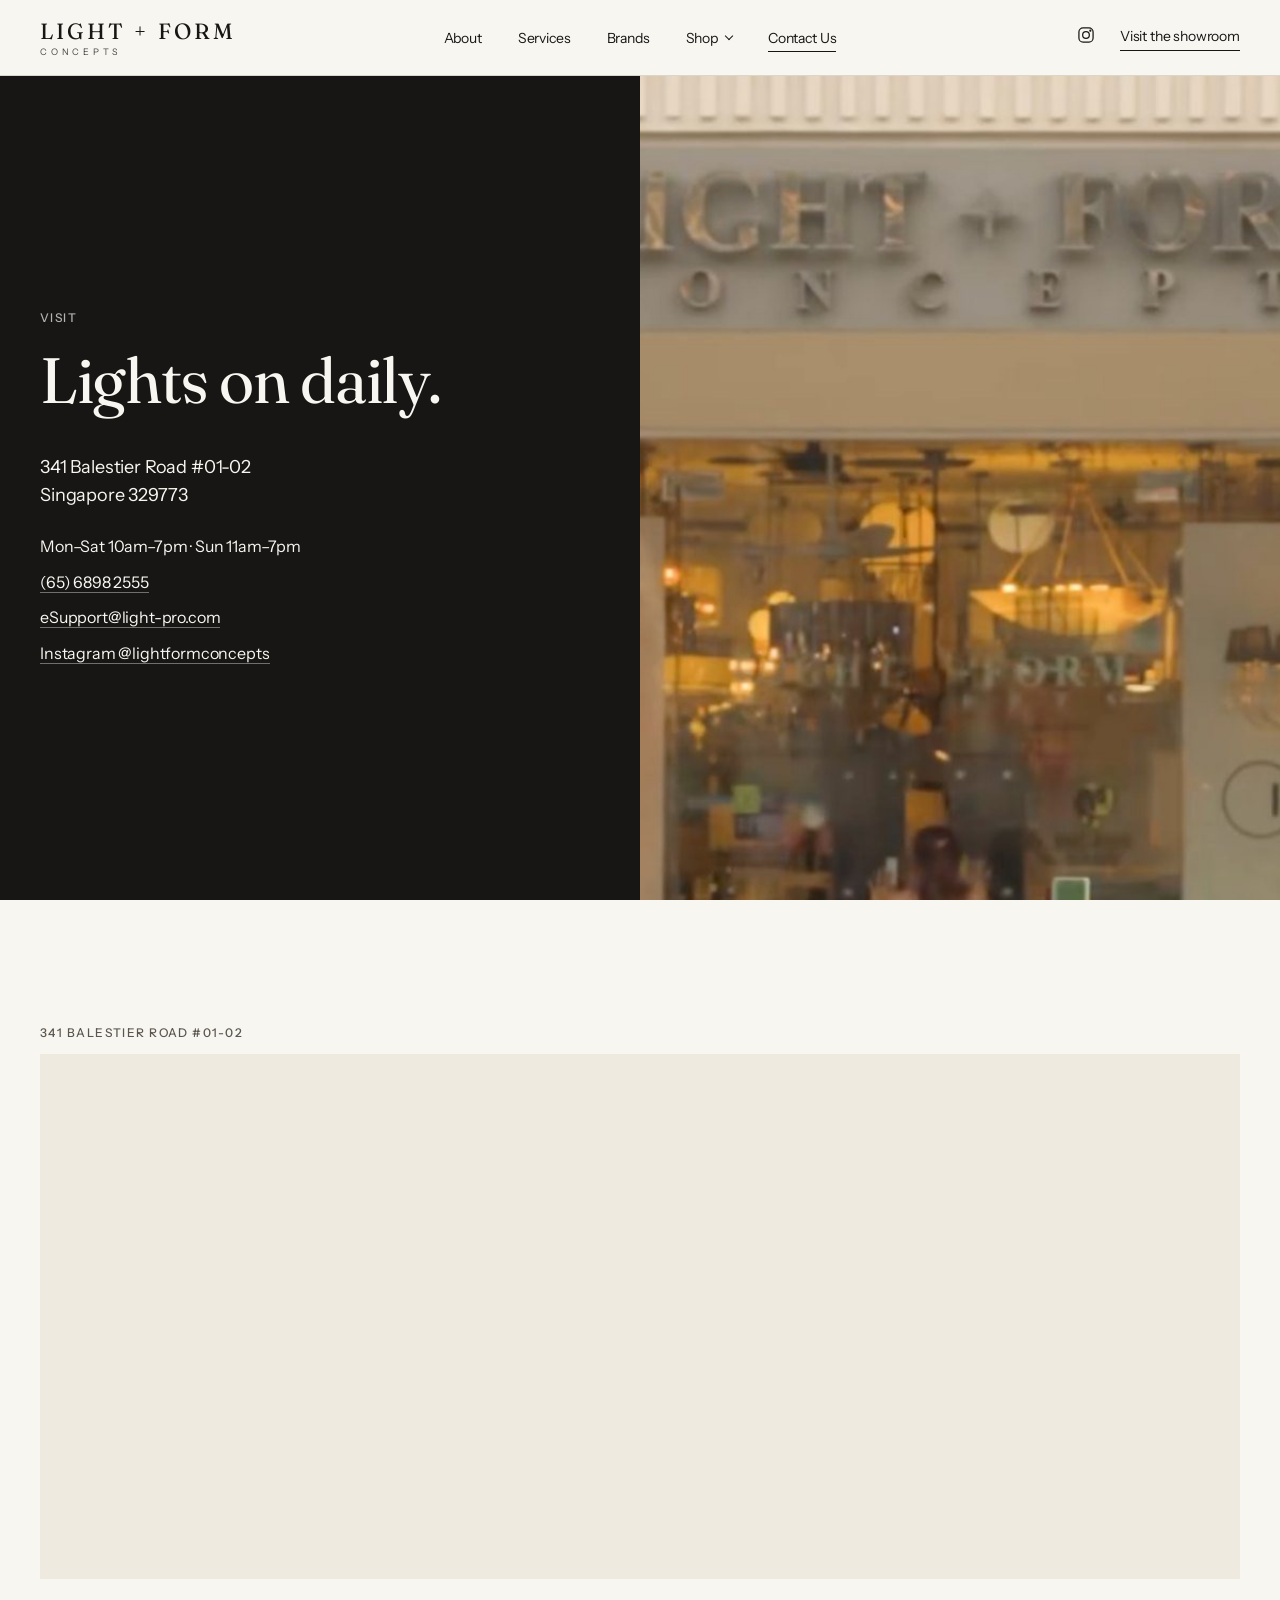
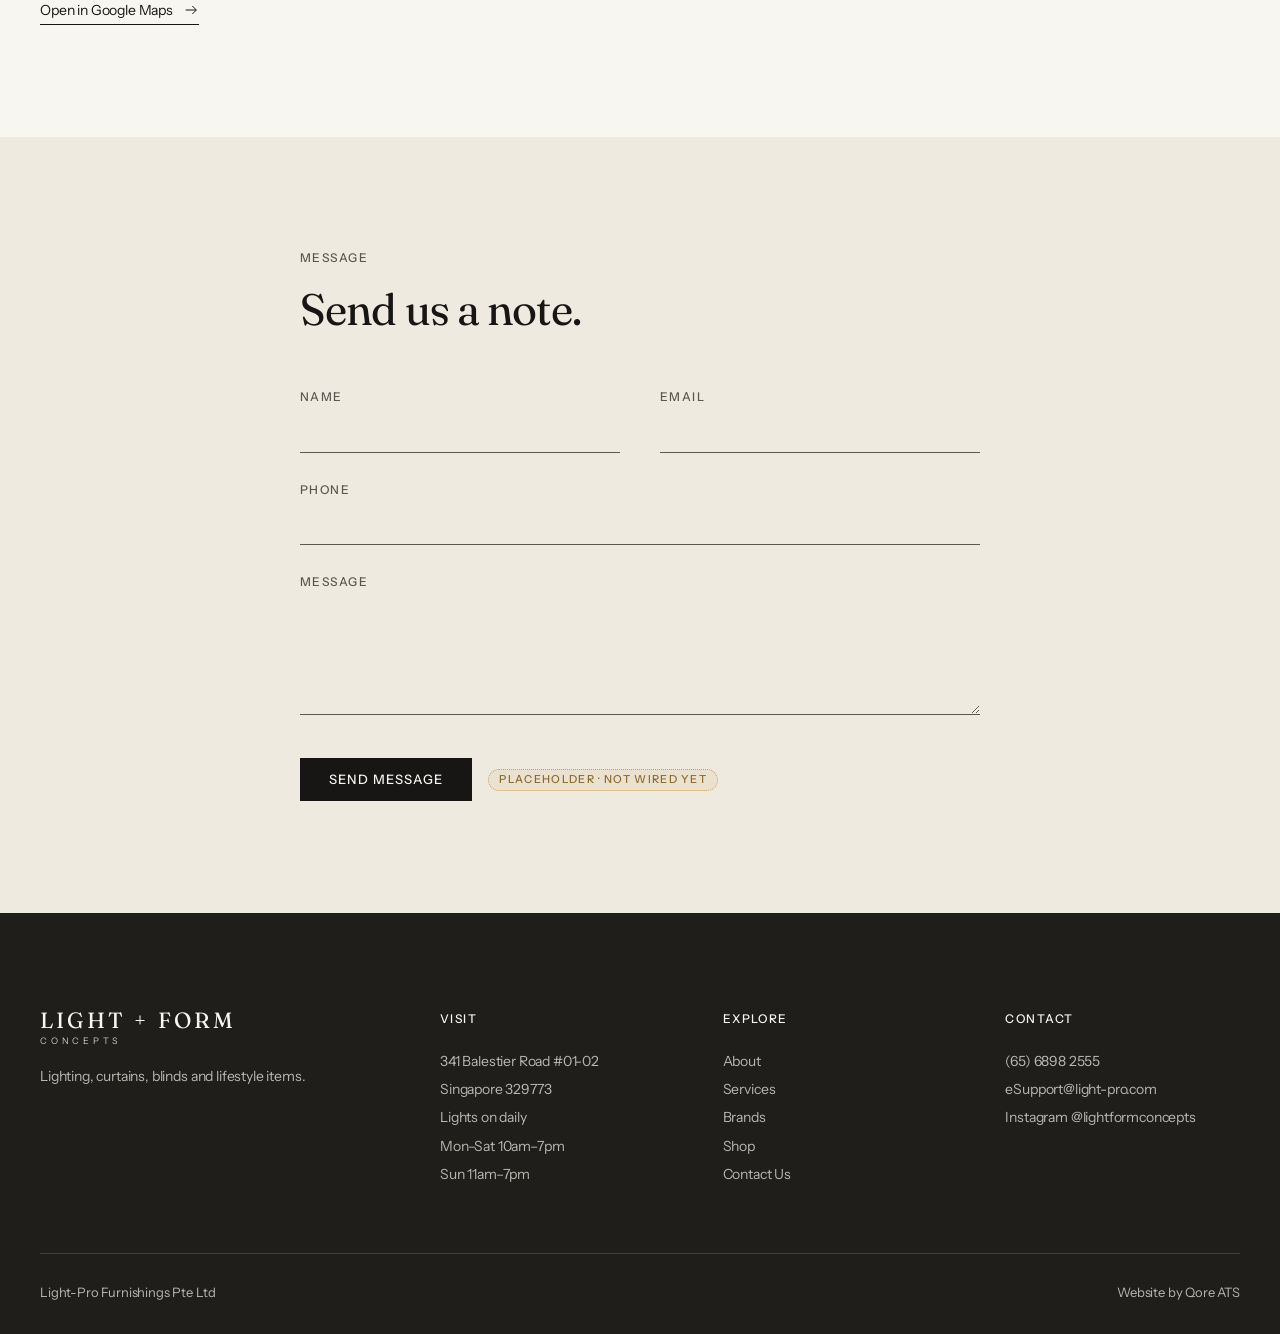
<file: contact.html>
<!doctype html>
<html lang="en">
<head>
<meta charset="utf-8">
<meta name="viewport" content="width=device-width,initial-scale=1">
<title>Contact &mdash; Light + Form Concepts</title>
<meta name="description" content="Visit Light + Form Concepts at 341 Balestier Road #01-02, Singapore. Mon-Sat 10am-7pm, Sun 11am-7pm.">
<link rel="icon" href="data:,">
<link rel="stylesheet" href="css/tokens.css">
<link rel="stylesheet" href="css/fonts.css">
<link rel="stylesheet" href="css/base.css">
<link rel="stylesheet" href="css/components.css">
<link rel="stylesheet" href="css/pages-b.css">
<script src="js/site.js"></script>
</head>
<body>
<a class="skip" href="#main">Skip to content</a>
<header class="site-header">
  <div class="container header-in">
    <a class="logo" href="index.html" aria-label="Light + Form Concepts, home"><span class="logo-main">LIGHT + FORM</span><span class="logo-sub">CONCEPTS</span></a>
    <nav class="nav" aria-label="Primary">
      <a href="about.html">About</a>
      <a href="services.html">Services</a>
      <a href="brands.html">Brands</a>
      <div class="has-mega">
        <button class="mega-trigger" type="button" aria-expanded="false" aria-controls="mega">Shop <span class="chev" aria-hidden="true"></span></button>
        <div class="mega" id="mega">
          <div class="mega-in">
            <div class="mega-col"><a class="mega-head mono" href="shop.html#by-brand">Shop by brands</a><ul><li><a href="brands.html#david-trubridge">David Trubridge</a></li><li><a href="brands.html#innolux">Innolux</a></li><li><a href="brands.html#possoni">Possoni</a></li><li><a href="brands.html#innermost">Innermost</a></li><li><a href="brands.html#siru">Siru</a></li><li><a href="brands.html#swarovski-lighting">Swarovski Lighting</a></li></ul></div>
            <div class="mega-col"><a class="mega-head mono" href="shop.html#by-collection">Shop by collections</a><ul><li><a href="shop.html#by-collection">Ceiling Light</a></li><li><a href="shop.html#by-collection">Down Light</a></li><li><a href="shop.html#by-collection">Hanging Light</a></li><li><a href="shop.html#by-collection">Magnetic Track Light</a></li><li><a href="shop.html#by-collection">Outdoor Light</a></li><li><a href="shop.html#by-collection">Standing Light</a></li><li><a href="shop.html#by-collection">Table Light</a></li><li><a href="shop.html#by-collection">Furniture</a></li><li><a href="shop.html#by-collection">Home Accessory</a></li><li><a href="shop.html#by-collection">Haiku Fan</a></li></ul></div>
            <div class="mega-col"><a class="mega-head mono" href="shop.html#by-product">Shop by products</a><ul><li><a href="product.html">Coral 400</a></li><li><a href="shop.html#by-product">Coral 600</a></li><li><a href="shop.html#by-product">Ebb</a></li><li><a href="shop.html#by-product">Bulbo</a></li><li><a href="shop.html#by-product">Alma</a></li><li><a href="shop.html#by-product">All 15 products</a></li></ul></div>
            <a class="mega-tile" href="shop.html#by-product"><div class="lamp" style="--lx:50%;--ly:30%"><img src="assets/img/innolux-bulbo.jpg" alt="Innolux Bulbo pendant lamp" width="700" height="800" loading="lazy"></div><span class="mono">Bulbo &middot; Innolux</span></a>
          </div>
        </div>
      </div>
      <a href="contact.html" aria-current="page">Contact Us</a>
    </nav>
    <div class="header-r">
      <a class="ig-link" href="https://www.instagram.com/lightformconcepts/" aria-label="Light + Form Concepts on Instagram" rel="noopener"><span class="ico ico-ig" aria-hidden="true"></span></a>
      <a class="visit" href="contact.html">Visit the showroom</a>
      <button class="menu-btn" type="button" aria-label="Open menu" aria-expanded="false" aria-controls="drawer"><span class="ico ico-menu" aria-hidden="true"></span></button>
    </div>
  </div>
</header>
<div class="dim" aria-hidden="true"></div>
<div class="drawer" id="drawer" role="dialog" aria-modal="true" aria-label="Menu">
  <div class="drawer-top"><a class="logo" href="index.html" aria-label="Light + Form Concepts, home"><span class="logo-main">LIGHT + FORM</span><span class="logo-sub">CONCEPTS</span></a><button class="drawer-close" type="button" aria-label="Close menu"><span class="ico ico-close" aria-hidden="true"></span></button></div>
  <ul class="drawer-list">
    <li style="--i:0"><a href="about.html">About</a></li>
    <li style="--i:1"><a href="services.html">Services</a></li>
    <li style="--i:2"><a href="brands.html">Brands</a></li>
    <li><span class="drawer-label" style="--i:3">Shop</span>
      <ul class="sub"><li style="--i:4"><a href="shop.html#by-brand">Shop by brands</a></li><li style="--i:5"><a href="shop.html#by-collection">Shop by collections</a></li><li style="--i:6"><a href="shop.html#by-product">Shop by products</a></li></ul></li>
    <li style="--i:7"><a href="contact.html">Contact Us</a></li>
  </ul>
  <div class="drawer-meta mono" style="--i:8"><a href="contact.html">Visit the showroom</a><a href="https://www.instagram.com/lightformconcepts/" rel="noopener">Instagram</a></div>
</div>
<main id="main">
  <section class="visit-split" aria-labelledby="ct-h">
    <div class="visit-panel reveal">
      <span class="eyebrow">Visit</span>
      <h1 id="ct-h">Lights on daily.</h1>
      <address>341 Balestier Road #01-02<br>Singapore 329773</address>
      <ul>
        <li>Mon&ndash;Sat 10am&ndash;7pm &middot; Sun 11am&ndash;7pm</li>
        <li><a href="tel:+6568982555">(65) 6898 2555</a></li>
        <li><a href="mailto:eSupport@light-pro.com">eSupport@light-pro.com</a></li>
        <li><a href="https://www.instagram.com/lightformconcepts/" rel="noopener">Instagram @lightformconcepts</a></li>
      </ul>
    </div>
    <div class="visit-photo"><img src="assets/img/hero-storefront.jpg" alt="The Light + Form Concepts storefront on Balestier Road" width="1600" height="774"></div>
  </section>

  <section class="section" aria-label="Map">
    <div class="container reveal">
      <span class="mono cap">341 Balestier Road #01-02</span><div class="map"><iframe title="Map: 341 Balestier Road, Singapore" loading="eager" src="https://www.openstreetmap.org/export/embed.html?bbox=103.8482,1.3222,103.8542,1.3262&amp;layer=mapnik&amp;marker=1.3241832,103.8511996"></iframe></div>
      <div class="map-bar"><a class="link-arrow" href="https://maps.google.com/?q=341+Balestier+Road+%2301-02+Singapore+329773" rel="noopener">Open in Google Maps <span class="ico ico-arrow" aria-hidden="true"></span></a></div>
    </div>
  </section>

  <section class="section band" aria-labelledby="msg-h">
    <div class="container form-wrap">
      <div class="sec-head reveal"><span class="eyebrow">Message</span><h2 id="msg-h">Send us a note.</h2></div>
      <form class="reveal" onsubmit="return false">
        <div class="f-grid">
          <label class="f-row"><span class="mono">Name</span><input type="text" name="name" autocomplete="name"></label>
          <label class="f-row"><span class="mono">Email</span><input type="email" name="email" autocomplete="email"></label>
          <label class="f-row wide"><span class="mono">Phone</span><input type="tel" name="phone" autocomplete="tel"></label>
          <label class="f-row wide"><span class="mono">Message</span><textarea name="message" rows="4"></textarea></label>
        </div>
        <div class="f-act"><button class="btn btn-primary" type="button">Send message</button><span class="ph">placeholder &middot; not wired yet</span></div>
      </form>
    </div>
  </section>
</main>
<footer class="site-footer">
  <div class="container">
    <div class="foot-grid">
      <div class="foot-brand"><a class="logo" href="index.html"><span class="logo-main">LIGHT + FORM</span><span class="logo-sub">CONCEPTS</span></a><p>Lighting, curtains, blinds and lifestyle items.</p></div>
      <div class="foot-col"><h4>Visit</h4><ul><li>341 Balestier Road #01-02</li><li>Singapore 329773</li><li>Lights on daily</li><li>Mon&ndash;Sat 10am&ndash;7pm</li><li>Sun 11am&ndash;7pm</li></ul></div>
      <div class="foot-col"><h4>Explore</h4><ul><li><a href="about.html">About</a></li><li><a href="services.html">Services</a></li><li><a href="brands.html">Brands</a></li><li><a href="shop.html">Shop</a></li><li><a href="contact.html">Contact Us</a></li></ul></div>
      <div class="foot-col"><h4>Contact</h4><ul><li><a href="tel:+6568982555">(65) 6898 2555</a></li><li><a href="mailto:eSupport@light-pro.com">eSupport@light-pro.com</a></li><li><a href="https://www.instagram.com/lightformconcepts/" rel="noopener">Instagram @lightformconcepts</a></li></ul></div>
    </div>
    <div class="foot-bottom"><span>Light-Pro Furnishings Pte Ltd</span><span class="small">Website by Qore ATS</span></div>
  </div>
</footer>
</body>
</html>
</file>
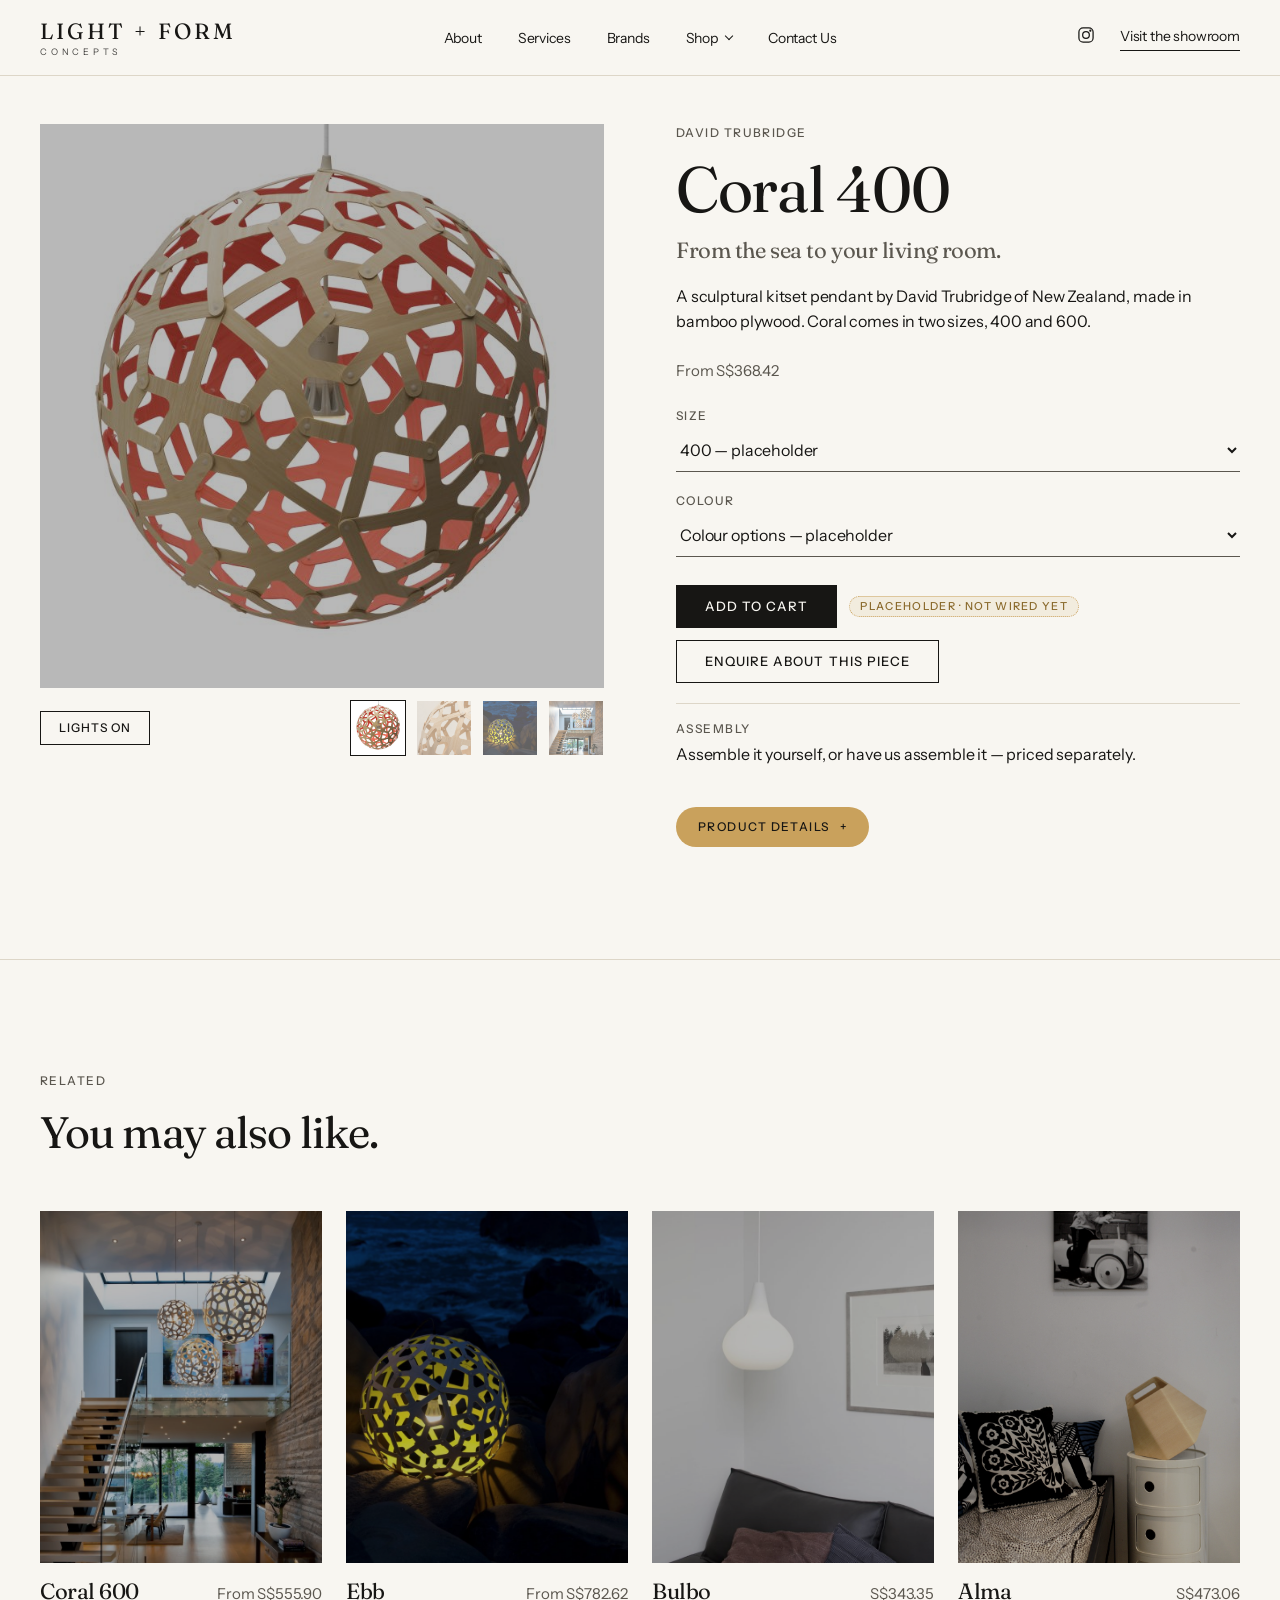
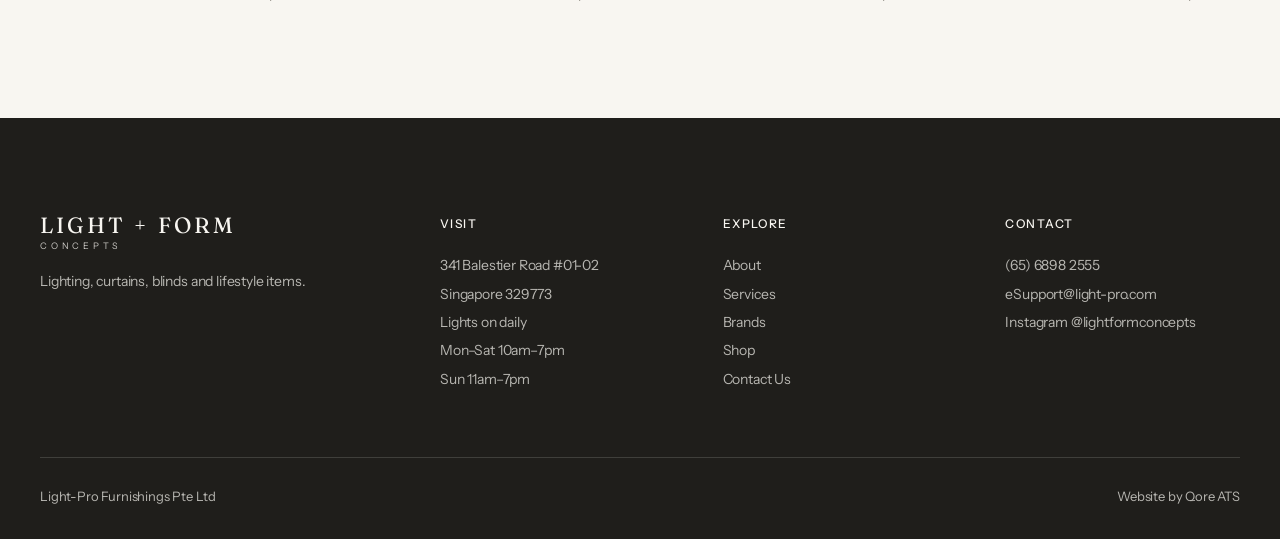
<file: product.html>
<!doctype html>
<html lang="en">
<head>
<meta charset="utf-8">
<meta name="viewport" content="width=device-width,initial-scale=1">
<title>Coral 400 by David Trubridge &mdash; Light + Form Concepts</title>
<meta name="description" content="Coral 400 by David Trubridge, a sculptural kitset pendant, from S$368.42 at Light + Form Concepts, Balestier Road.">
<link rel="icon" href="data:,">
<link rel="stylesheet" href="css/tokens.css">
<link rel="stylesheet" href="css/fonts.css">
<link rel="stylesheet" href="css/base.css">
<link rel="stylesheet" href="css/components.css">
<script src="js/site.js"></script>
</head>
<body>
<a class="skip" href="#main">Skip to content</a>
<header class="site-header">
  <div class="container header-in">
    <a class="logo" href="index.html" aria-label="Light + Form Concepts, home"><span class="logo-main">LIGHT + FORM</span><span class="logo-sub">CONCEPTS</span></a>
    <nav class="nav" aria-label="Primary">
      <a href="about.html">About</a>
      <a href="services.html">Services</a>
      <a href="brands.html">Brands</a>
      <div class="has-mega">
        <button class="mega-trigger" type="button" aria-expanded="false" aria-controls="mega">Shop <span class="chev" aria-hidden="true"></span></button>
        <div class="mega" id="mega">
          <div class="mega-in">
            <div class="mega-col"><a class="mega-head mono" href="shop.html#by-brand">Shop by brands</a><ul><li><a href="brands.html#david-trubridge">David Trubridge</a></li><li><a href="brands.html#innolux">Innolux</a></li><li><a href="brands.html#possoni">Possoni</a></li><li><a href="brands.html#innermost">Innermost</a></li><li><a href="brands.html#siru">Siru</a></li><li><a href="brands.html#swarovski-lighting">Swarovski Lighting</a></li></ul></div>
            <div class="mega-col"><a class="mega-head mono" href="shop.html#by-collection">Shop by collections</a><ul><li><a href="shop.html#by-collection">Ceiling Light</a></li><li><a href="shop.html#by-collection">Down Light</a></li><li><a href="shop.html#by-collection">Hanging Light</a></li><li><a href="shop.html#by-collection">Magnetic Track Light</a></li><li><a href="shop.html#by-collection">Outdoor Light</a></li><li><a href="shop.html#by-collection">Standing Light</a></li><li><a href="shop.html#by-collection">Table Light</a></li><li><a href="shop.html#by-collection">Furniture</a></li><li><a href="shop.html#by-collection">Home Accessory</a></li><li><a href="shop.html#by-collection">Haiku Fan</a></li></ul></div>
            <div class="mega-col"><a class="mega-head mono" href="shop.html#by-product">Shop by products</a><ul><li><a href="product.html">Coral 400</a></li><li><a href="shop.html#by-product">Coral 600</a></li><li><a href="shop.html#by-product">Ebb</a></li><li><a href="shop.html#by-product">Bulbo</a></li><li><a href="shop.html#by-product">Alma</a></li><li><a href="shop.html#by-product">All 15 products</a></li></ul></div>
            <a class="mega-tile" href="shop.html#by-product"><div class="lamp" style="--lx:50%;--ly:30%"><img src="assets/img/innolux-bulbo.jpg" alt="Innolux Bulbo pendant lamp" width="700" height="800" loading="lazy"></div><span class="mono">Bulbo &middot; Innolux</span></a>
          </div>
        </div>
      </div>
      <a href="contact.html">Contact Us</a>
    </nav>
    <div class="header-r">
      <a class="ig-link" href="https://www.instagram.com/lightformconcepts/" aria-label="Light + Form Concepts on Instagram" rel="noopener"><span class="ico ico-ig" aria-hidden="true"></span></a>
      <a class="visit" href="contact.html">Visit the showroom</a>
      <button class="menu-btn" type="button" aria-label="Open menu" aria-expanded="false" aria-controls="drawer"><span class="ico ico-menu" aria-hidden="true"></span></button>
    </div>
  </div>
</header>
<div class="dim" aria-hidden="true"></div>
<div class="drawer" id="drawer" role="dialog" aria-modal="true" aria-label="Menu">
  <div class="drawer-top"><a class="logo" href="index.html" aria-label="Light + Form Concepts, home"><span class="logo-main">LIGHT + FORM</span><span class="logo-sub">CONCEPTS</span></a><button class="drawer-close" type="button" aria-label="Close menu"><span class="ico ico-close" aria-hidden="true"></span></button></div>
  <ul class="drawer-list">
    <li style="--i:0"><a href="about.html">About</a></li>
    <li style="--i:1"><a href="services.html">Services</a></li>
    <li style="--i:2"><a href="brands.html">Brands</a></li>
    <li><span class="drawer-label" style="--i:3">Shop</span>
      <ul class="sub"><li style="--i:4"><a href="shop.html#by-brand">Shop by brands</a></li><li style="--i:5"><a href="shop.html#by-collection">Shop by collections</a></li><li style="--i:6"><a href="shop.html#by-product">Shop by products</a></li></ul></li>
    <li style="--i:7"><a href="contact.html">Contact Us</a></li>
  </ul>
  <div class="drawer-meta mono" style="--i:8"><a href="contact.html">Visit the showroom</a><a href="https://www.instagram.com/lightformconcepts/" rel="noopener">Instagram</a></div>
</div>
<main id="main">
  <div class="container">
    <div class="pdp">
      <div class="pdp-gallery">
        <div class="lamp g-slide is-active" style="--lx:50%;--ly:42%"><img src="assets/img/trubridge-coral-red.jpg" alt="Coral 400 pendant in red" width="700" height="800" loading="lazy"></div>
        <div class="lamp g-slide" style="--lx:50%;--ly:42%"><img src="assets/img/trubridge-coral-natural-closeup.jpg" alt="Close-up of the Coral pendant in natural bamboo plywood" width="700" height="800" loading="lazy"></div>
        <div class="lamp g-slide" style="--lx:50%;--ly:42%"><img src="assets/img/trubridge-coral-in-nature.jpg" alt="Coral pendant hung in a natural setting" width="700" height="800" loading="lazy"></div>
        <div class="lamp g-slide" style="--lx:50%;--ly:42%"><img src="assets/img/trubridge-corals-residence.jpg" alt="Coral pendants in a residence" width="700" height="800" loading="lazy"></div>
        <div class="g-bar">
          <button class="btn btn-ghost btn-sm" type="button" data-lights aria-pressed="false">Lights on</button>
          <div class="g-thumbs">
          <button type="button" data-thumb aria-label="View image 1" aria-current="true"><img src="assets/img/trubridge-coral-red.jpg" alt="" width="56" height="56" loading="lazy"></button>
          <button type="button" data-thumb aria-label="View image 2" aria-current="false"><img src="assets/img/trubridge-coral-natural-closeup.jpg" alt="" width="56" height="56" loading="lazy"></button>
          <button type="button" data-thumb aria-label="View image 3" aria-current="false"><img src="assets/img/trubridge-coral-in-nature.jpg" alt="" width="56" height="56" loading="lazy"></button>
          <button type="button" data-thumb aria-label="View image 4" aria-current="false"><img src="assets/img/trubridge-corals-residence.jpg" alt="" width="56" height="56" loading="lazy"></button>
          </div>
        </div>
      </div>
      <div class="pdp-buy">
        <span class="eyebrow">David Trubridge</span>
        <h1>Coral 400</h1>
        <p class="tagline">From the sea to your living room.</p>
        <p class="body">A sculptural kitset pendant by David Trubridge of New Zealand, made in bamboo plywood. Coral comes in two sizes, 400 and 600.</p>
        <p class="price">From S$368.42</p>
        <label class="field"><span class="mono">Size</span><select name="size"><option class="ph">400 &mdash; placeholder</option><option class="ph">600 &mdash; placeholder</option></select></label>
        <label class="field"><span class="mono">Colour</span><select name="colour"><option class="ph">Colour options &mdash; placeholder</option></select></label>
        <div class="buy-actions">
          <button class="btn btn-primary" type="button" aria-describedby="cart-ph">Add to cart</button>
          <span class="ph" id="cart-ph">placeholder &middot; not wired yet</span>
          <a class="btn btn-ghost" href="contact.html">Enquire about this piece</a>
        </div>
        <div class="note"><span class="mono">Assembly</span>Assemble it yourself, or have us assemble it &mdash; priced separately.</div>
        <details class="specs">
          <summary>Product Details</summary>
          <table class="spec"><tbody><tr><th scope="row">Wattage</th><td><span class="ph">to be confirmed</span></td></tr><tr><th scope="row">Colour temperature</th><td><span class="ph">to be confirmed</span></td></tr><tr><th scope="row">CRI</th><td><span class="ph">to be confirmed</span></td></tr><tr><th scope="row">Lumens</th><td><span class="ph">to be confirmed</span></td></tr><tr><th scope="row">Dimming</th><td><span class="ph">to be confirmed</span></td></tr><tr><th scope="row">Material</th><td><span class="ph">to be confirmed</span></td></tr><tr><th scope="row">Dimensions</th><td><span class="ph">to be confirmed</span></td></tr></tbody></table>
        </details>
      </div>
    </div>
  </div>
  <section class="related" aria-labelledby="rel-h">
    <div class="container">
      <div class="sec-head reveal"><span class="eyebrow">Related</span><h2 id="rel-h">You may also like.</h2></div>
      <div class="grid-4">
        <a class="tile reveal" style="--d:0.0s" href="product.html"><div class="lamp" style="--lx:50%;--ly:42%"><img src="assets/img/trubridge-corals-residence.jpg" alt="Coral 600 pendants in a residence" loading="lazy"></div><div class="tile-row"><h3 class="tile-name">Coral 600</h3><span class="tile-price">From S$555.90</span></div></a>
        <a class="tile reveal" style="--d:0.08s" href="product.html"><div class="lamp" style="--lx:50%;--ly:42%"><img src="assets/img/trubridge-coral-in-nature.jpg" alt="Ebb pendant in a natural setting" loading="lazy"></div><div class="tile-row"><h3 class="tile-name">Ebb</h3><span class="tile-price">From S$782.62</span></div></a>
        <a class="tile reveal" style="--d:0.16s" href="product.html"><div class="lamp" style="--lx:50%;--ly:30%"><img src="assets/img/innolux-bulbo-interior.jpg" alt="Innolux Bulbo pendant" loading="lazy"></div><div class="tile-row"><h3 class="tile-name">Bulbo</h3><span class="tile-price">S$343.35</span></div></a>
        <a class="tile reveal" style="--d:0.24s" href="product.html"><div class="lamp" style="--lx:50%;--ly:40%"><img src="assets/img/innolux-alma-table.jpg" alt="Innolux Alma table lamp" loading="lazy"></div><div class="tile-row"><h3 class="tile-name">Alma</h3><span class="tile-price">S$473.06</span></div></a>
      </div>
    </div>
  </section>
</main>
<footer class="site-footer">
  <div class="container">
    <div class="foot-grid">
      <div class="foot-brand"><a class="logo" href="index.html"><span class="logo-main">LIGHT + FORM</span><span class="logo-sub">CONCEPTS</span></a><p>Lighting, curtains, blinds and lifestyle items.</p></div>
      <div class="foot-col"><h4>Visit</h4><ul><li>341 Balestier Road #01-02</li><li>Singapore 329773</li><li>Lights on daily</li><li>Mon&ndash;Sat 10am&ndash;7pm</li><li>Sun 11am&ndash;7pm</li></ul></div>
      <div class="foot-col"><h4>Explore</h4><ul><li><a href="about.html">About</a></li><li><a href="services.html">Services</a></li><li><a href="brands.html">Brands</a></li><li><a href="shop.html">Shop</a></li><li><a href="contact.html">Contact Us</a></li></ul></div>
      <div class="foot-col"><h4>Contact</h4><ul><li><a href="tel:+6568982555">(65) 6898 2555</a></li><li><a href="mailto:eSupport@light-pro.com">eSupport@light-pro.com</a></li><li><a href="https://www.instagram.com/lightformconcepts/" rel="noopener">Instagram @lightformconcepts</a></li></ul></div>
    </div>
    <div class="foot-bottom"><span>Light-Pro Furnishings Pte Ltd</span><span class="small">Website by Qore ATS</span></div>
  </div>
</footer>
</body>
</html>
</file>
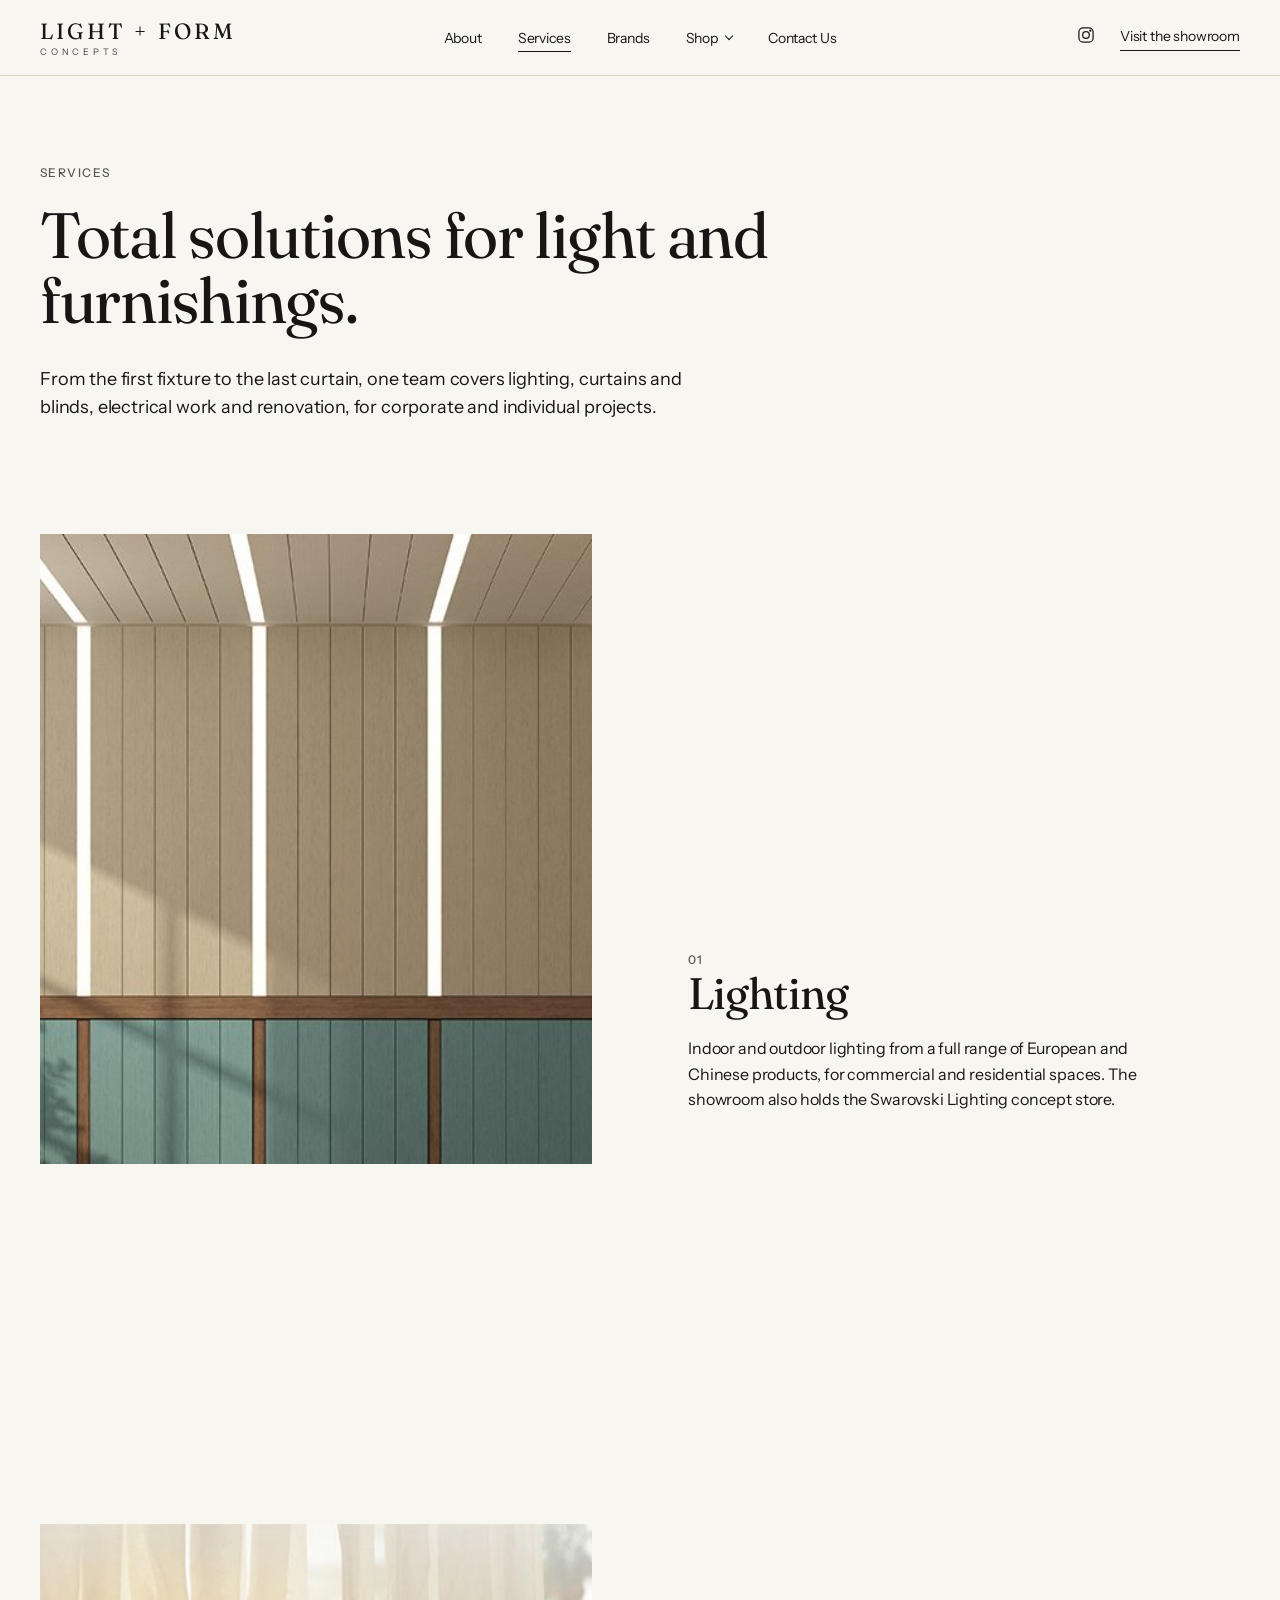
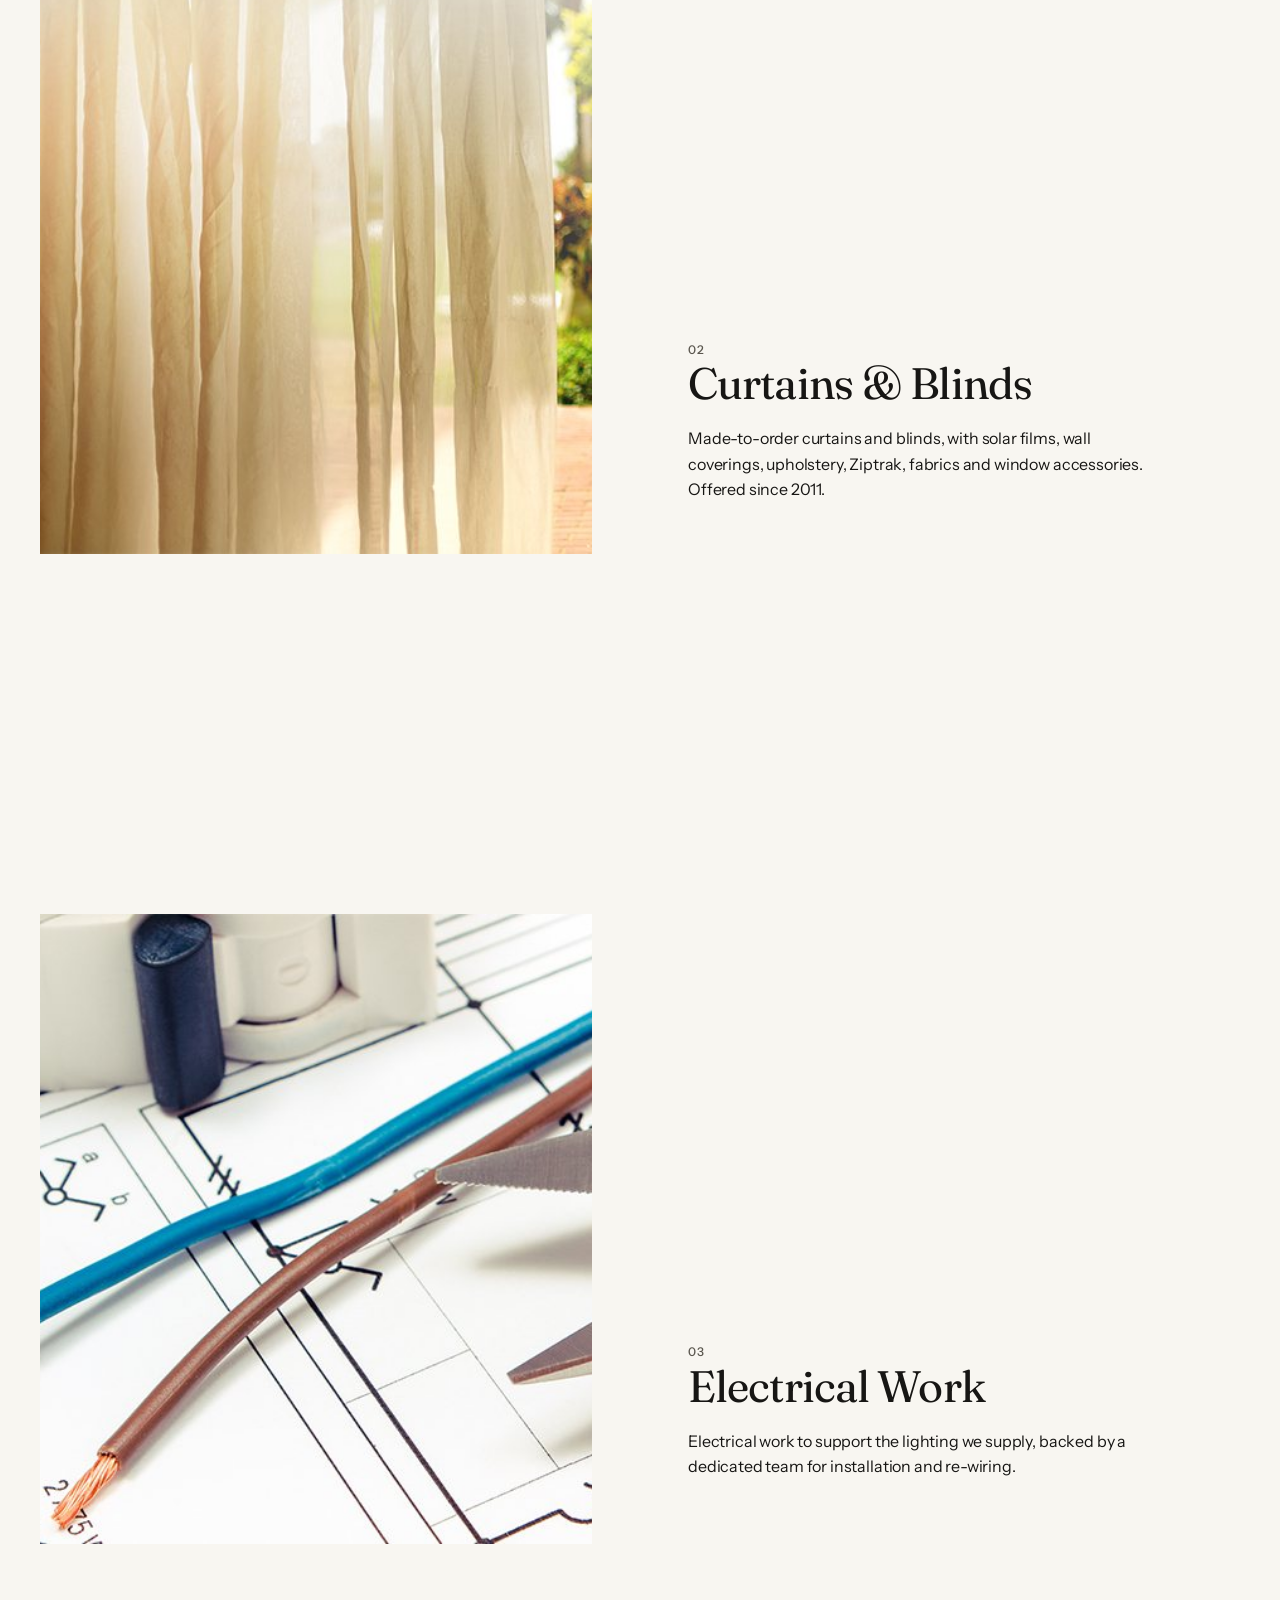
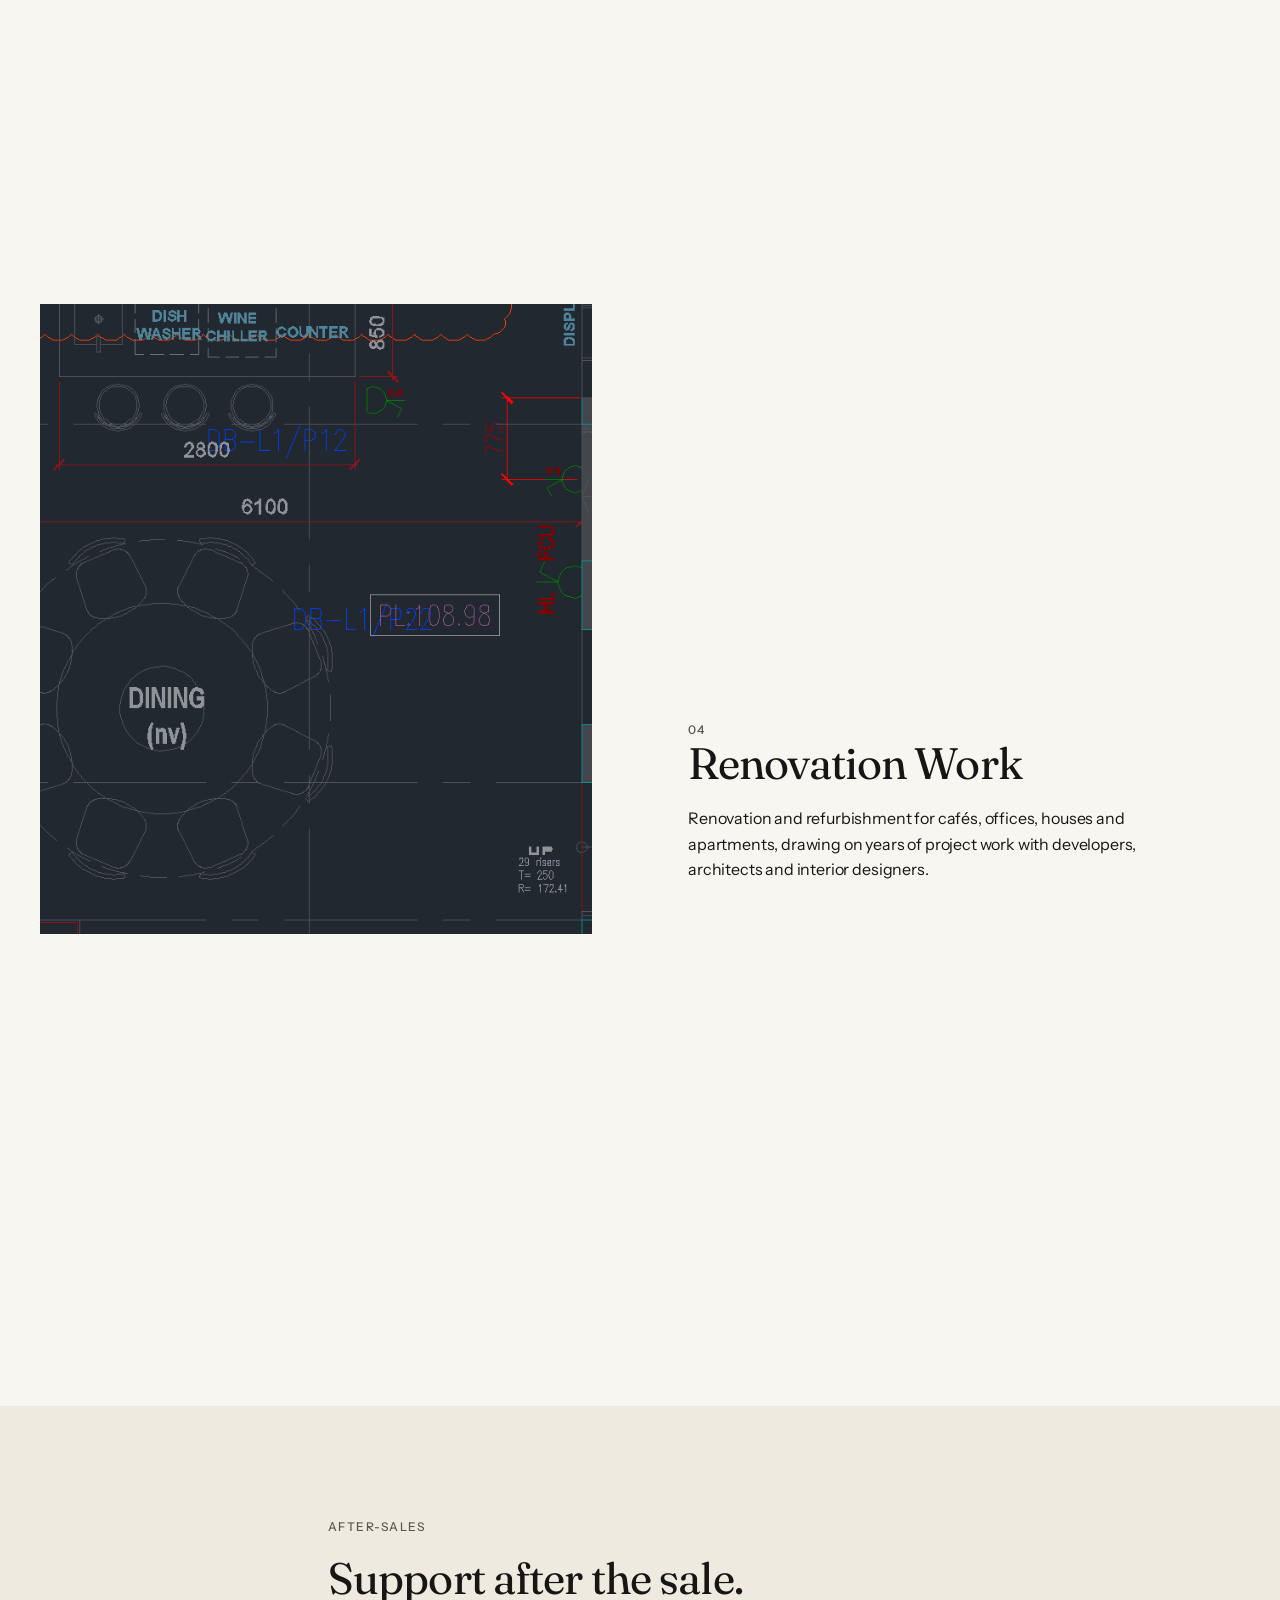
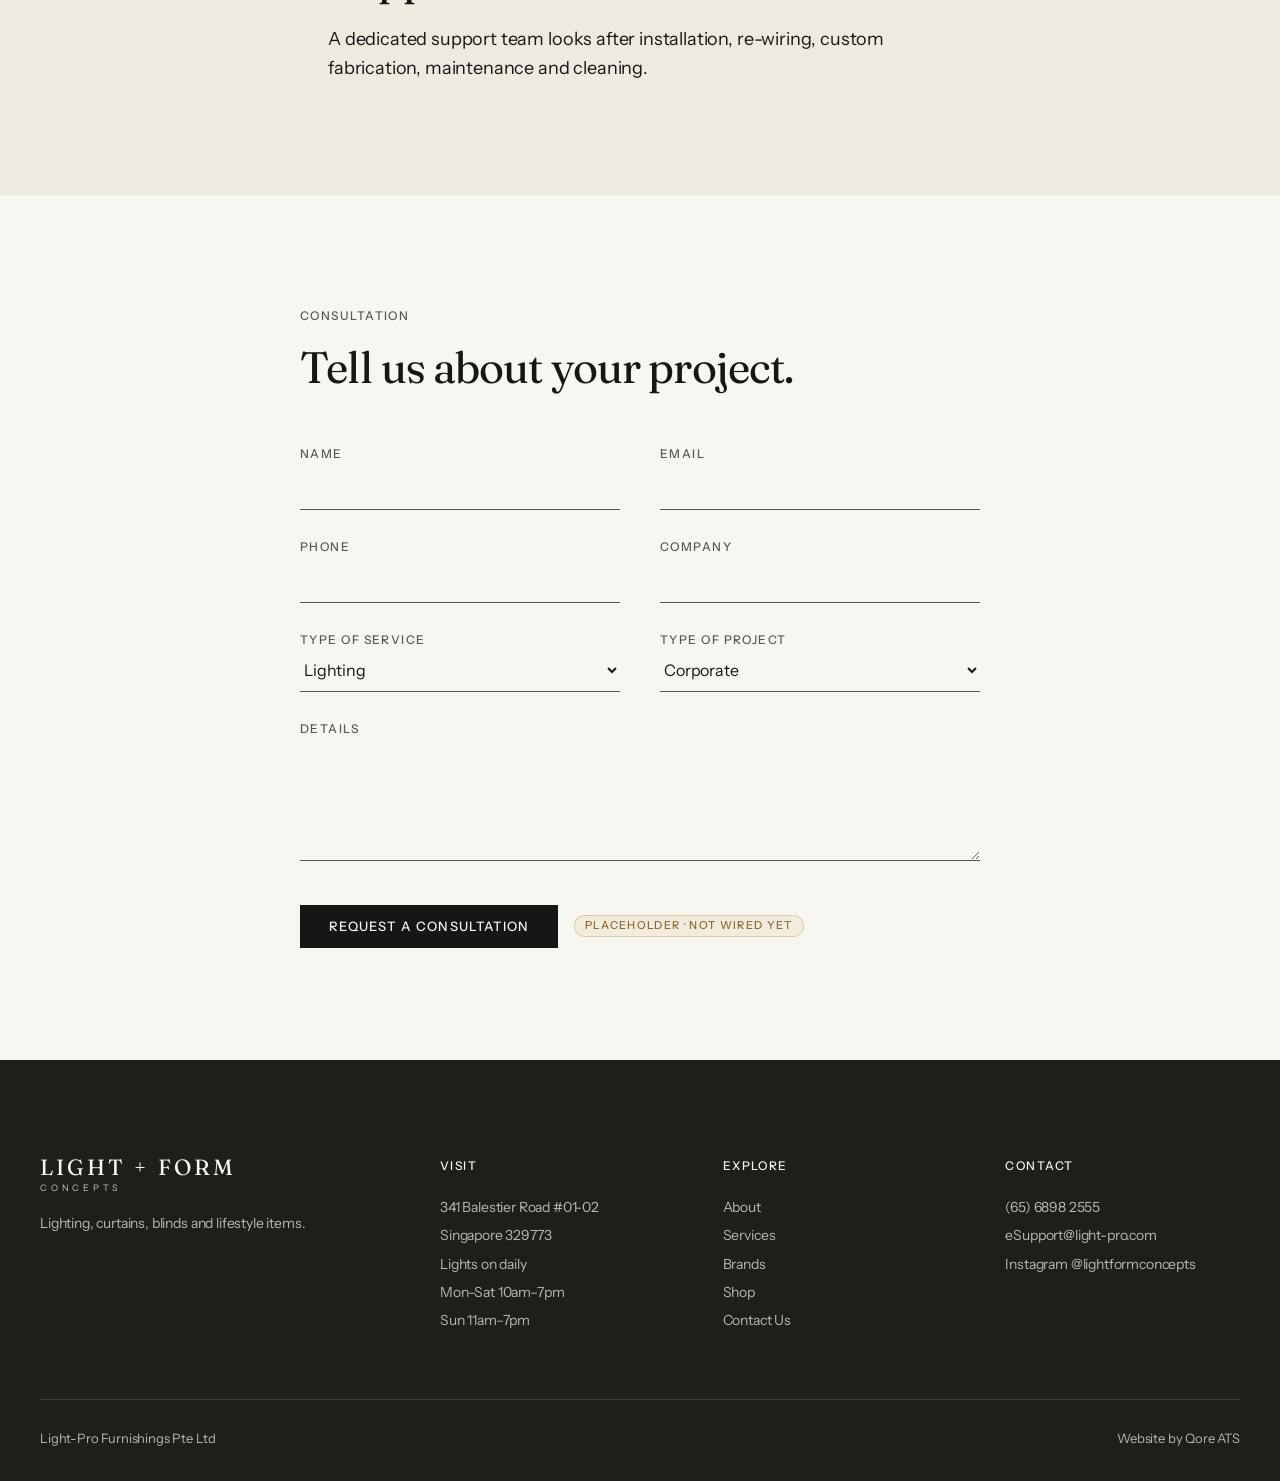
<file: services.html>
<!doctype html>
<html lang="en">
<head>
<meta charset="utf-8">
<meta name="viewport" content="width=device-width,initial-scale=1">
<title>Services &mdash; Light + Form Concepts</title>
<meta name="description" content="Lighting, curtains and blinds, electrical work and renovation work, with dedicated after-sales support.">
<link rel="icon" href="data:,">
<link rel="stylesheet" href="css/tokens.css">
<link rel="stylesheet" href="css/fonts.css">
<link rel="stylesheet" href="css/base.css">
<link rel="stylesheet" href="css/components.css">
<link rel="stylesheet" href="css/pages-b.css">
<script src="js/site.js"></script>
</head>
<body>
<a class="skip" href="#main">Skip to content</a>
<header class="site-header">
  <div class="container header-in">
    <a class="logo" href="index.html" aria-label="Light + Form Concepts, home"><span class="logo-main">LIGHT + FORM</span><span class="logo-sub">CONCEPTS</span></a>
    <nav class="nav" aria-label="Primary">
      <a href="about.html">About</a>
      <a href="services.html" aria-current="page">Services</a>
      <a href="brands.html">Brands</a>
      <div class="has-mega">
        <button class="mega-trigger" type="button" aria-expanded="false" aria-controls="mega">Shop <span class="chev" aria-hidden="true"></span></button>
        <div class="mega" id="mega">
          <div class="mega-in">
            <div class="mega-col"><a class="mega-head mono" href="shop.html#by-brand">Shop by brands</a><ul><li><a href="brands.html#david-trubridge">David Trubridge</a></li><li><a href="brands.html#innolux">Innolux</a></li><li><a href="brands.html#possoni">Possoni</a></li><li><a href="brands.html#innermost">Innermost</a></li><li><a href="brands.html#siru">Siru</a></li><li><a href="brands.html#swarovski-lighting">Swarovski Lighting</a></li></ul></div>
            <div class="mega-col"><a class="mega-head mono" href="shop.html#by-collection">Shop by collections</a><ul><li><a href="shop.html#by-collection">Ceiling Light</a></li><li><a href="shop.html#by-collection">Down Light</a></li><li><a href="shop.html#by-collection">Hanging Light</a></li><li><a href="shop.html#by-collection">Magnetic Track Light</a></li><li><a href="shop.html#by-collection">Outdoor Light</a></li><li><a href="shop.html#by-collection">Standing Light</a></li><li><a href="shop.html#by-collection">Table Light</a></li><li><a href="shop.html#by-collection">Furniture</a></li><li><a href="shop.html#by-collection">Home Accessory</a></li><li><a href="shop.html#by-collection">Haiku Fan</a></li></ul></div>
            <div class="mega-col"><a class="mega-head mono" href="shop.html#by-product">Shop by products</a><ul><li><a href="product.html">Coral 400</a></li><li><a href="shop.html#by-product">Coral 600</a></li><li><a href="shop.html#by-product">Ebb</a></li><li><a href="shop.html#by-product">Bulbo</a></li><li><a href="shop.html#by-product">Alma</a></li><li><a href="shop.html#by-product">All 15 products</a></li></ul></div>
            <a class="mega-tile" href="shop.html#by-product"><div class="lamp" style="--lx:50%;--ly:30%"><img src="assets/img/innolux-bulbo.jpg" alt="Innolux Bulbo pendant lamp" width="700" height="800" loading="lazy"></div><span class="mono">Bulbo &middot; Innolux</span></a>
          </div>
        </div>
      </div>
      <a href="contact.html">Contact Us</a>
    </nav>
    <div class="header-r">
      <a class="ig-link" href="https://www.instagram.com/lightformconcepts/" aria-label="Light + Form Concepts on Instagram" rel="noopener"><span class="ico ico-ig" aria-hidden="true"></span></a>
      <a class="visit" href="contact.html">Visit the showroom</a>
      <button class="menu-btn" type="button" aria-label="Open menu" aria-expanded="false" aria-controls="drawer"><span class="ico ico-menu" aria-hidden="true"></span></button>
    </div>
  </div>
</header>
<div class="dim" aria-hidden="true"></div>
<div class="drawer" id="drawer" role="dialog" aria-modal="true" aria-label="Menu">
  <div class="drawer-top"><a class="logo" href="index.html" aria-label="Light + Form Concepts, home"><span class="logo-main">LIGHT + FORM</span><span class="logo-sub">CONCEPTS</span></a><button class="drawer-close" type="button" aria-label="Close menu"><span class="ico ico-close" aria-hidden="true"></span></button></div>
  <ul class="drawer-list">
    <li style="--i:0"><a href="about.html">About</a></li>
    <li style="--i:1"><a href="services.html">Services</a></li>
    <li style="--i:2"><a href="brands.html">Brands</a></li>
    <li><span class="drawer-label" style="--i:3">Shop</span>
      <ul class="sub"><li style="--i:4"><a href="shop.html#by-brand">Shop by brands</a></li><li style="--i:5"><a href="shop.html#by-collection">Shop by collections</a></li><li style="--i:6"><a href="shop.html#by-product">Shop by products</a></li></ul></li>
    <li style="--i:7"><a href="contact.html">Contact Us</a></li>
  </ul>
  <div class="drawer-meta mono" style="--i:8"><a href="contact.html">Visit the showroom</a><a href="https://www.instagram.com/lightformconcepts/" rel="noopener">Instagram</a></div>
</div>
<main id="main">
  <section class="page-hero" aria-labelledby="sv-h">
    <div class="container reveal">
      <span class="eyebrow">Services</span>
      <h1 id="sv-h">Total solutions for light and furnishings.</h1>
      <p>From the first fixture to the last curtain, one team covers lighting, curtains and blinds, electrical work and renovation, for corporate and individual projects.</p>
    </div>
  </section>

  <section class="section" aria-label="Our services">
    <div class="container sv"><article class="sv-row"><div class="sv-img"><img src="assets/img/service-lighting.jpg" alt="Lighting" loading="lazy"></div><div class="sv-text"><span class="mono num">01</span><h2>Lighting</h2><p>Indoor and outdoor lighting from a full range of European and Chinese products, for commercial and residential spaces. The showroom also holds the Swarovski Lighting concept store.</p></div></article><article class="sv-row"><div class="sv-img"><img src="assets/img/service-curtains.jpg" alt="Curtains &amp; Blinds" loading="lazy"></div><div class="sv-text"><span class="mono num">02</span><h2>Curtains &amp; Blinds</h2><p>Made-to-order curtains and blinds, with solar films, wall coverings, upholstery, Ziptrak, fabrics and window accessories. Offered since 2011.</p></div></article><article class="sv-row"><div class="sv-img"><img src="assets/img/service-electrical.jpg" alt="Electrical Work" loading="lazy"></div><div class="sv-text"><span class="mono num">03</span><h2>Electrical Work</h2><p>Electrical work to support the lighting we supply, backed by a dedicated team for installation and re-wiring.</p></div></article><article class="sv-row"><div class="sv-img"><img src="assets/img/service-renovation.png" alt="Renovation Work" loading="lazy"></div><div class="sv-text"><span class="mono num">04</span><h2>Renovation Work</h2><p>Renovation and refurbishment for caf&eacute;s, offices, houses and apartments, drawing on years of project work with developers, architects and interior designers.</p></div></article></div>
  </section>

  <section class="section band" aria-labelledby="as-h">
    <div class="container after reveal">
      <span class="eyebrow">After-sales</span>
      <h2 id="as-h" style="margin-bottom:24px">Support after the sale.</h2>
      <p>A dedicated support team looks after installation, re-wiring, custom fabrication, maintenance and cleaning.</p>
    </div>
  </section>

  <section class="section" aria-labelledby="cons-h" id="consultation">
    <div class="container form-wrap">
      <div class="sec-head reveal"><span class="eyebrow">Consultation</span><h2 id="cons-h">Tell us about your project.</h2></div>
      <form class="reveal" onsubmit="return false">
        <div class="f-grid">
          <label class="f-row"><span class="mono">Name</span><input type="text" name="name" autocomplete="name"></label>
          <label class="f-row"><span class="mono">Email</span><input type="email" name="email" autocomplete="email"></label>
          <label class="f-row"><span class="mono">Phone</span><input type="tel" name="phone" autocomplete="tel"></label>
          <label class="f-row"><span class="mono">Company</span><input type="text" name="company" autocomplete="organization"></label>
          <label class="f-row"><span class="mono">Type of service</span><select name="service"><option>Lighting</option><option>Curtains &amp; Blinds</option><option>Electrical Work</option></select></label>
          <label class="f-row"><span class="mono">Type of project</span><select name="project"><option>Corporate</option><option>Individual</option></select></label>
          <label class="f-row wide"><span class="mono">Details</span><textarea name="details" rows="4"></textarea></label>
        </div>
        <div class="f-act"><button class="btn btn-primary" type="button">Request a consultation</button><span class="ph">placeholder &middot; not wired yet</span></div>
      </form>
    </div>
  </section>
</main>
<footer class="site-footer">
  <div class="container">
    <div class="foot-grid">
      <div class="foot-brand"><a class="logo" href="index.html"><span class="logo-main">LIGHT + FORM</span><span class="logo-sub">CONCEPTS</span></a><p>Lighting, curtains, blinds and lifestyle items.</p></div>
      <div class="foot-col"><h4>Visit</h4><ul><li>341 Balestier Road #01-02</li><li>Singapore 329773</li><li>Lights on daily</li><li>Mon&ndash;Sat 10am&ndash;7pm</li><li>Sun 11am&ndash;7pm</li></ul></div>
      <div class="foot-col"><h4>Explore</h4><ul><li><a href="about.html">About</a></li><li><a href="services.html">Services</a></li><li><a href="brands.html">Brands</a></li><li><a href="shop.html">Shop</a></li><li><a href="contact.html">Contact Us</a></li></ul></div>
      <div class="foot-col"><h4>Contact</h4><ul><li><a href="tel:+6568982555">(65) 6898 2555</a></li><li><a href="mailto:eSupport@light-pro.com">eSupport@light-pro.com</a></li><li><a href="https://www.instagram.com/lightformconcepts/" rel="noopener">Instagram @lightformconcepts</a></li></ul></div>
    </div>
    <div class="foot-bottom"><span>Light-Pro Furnishings Pte Ltd</span><span class="small">Website by Qore ATS</span></div>
  </div>
</footer>
</body>
</html>
</file>
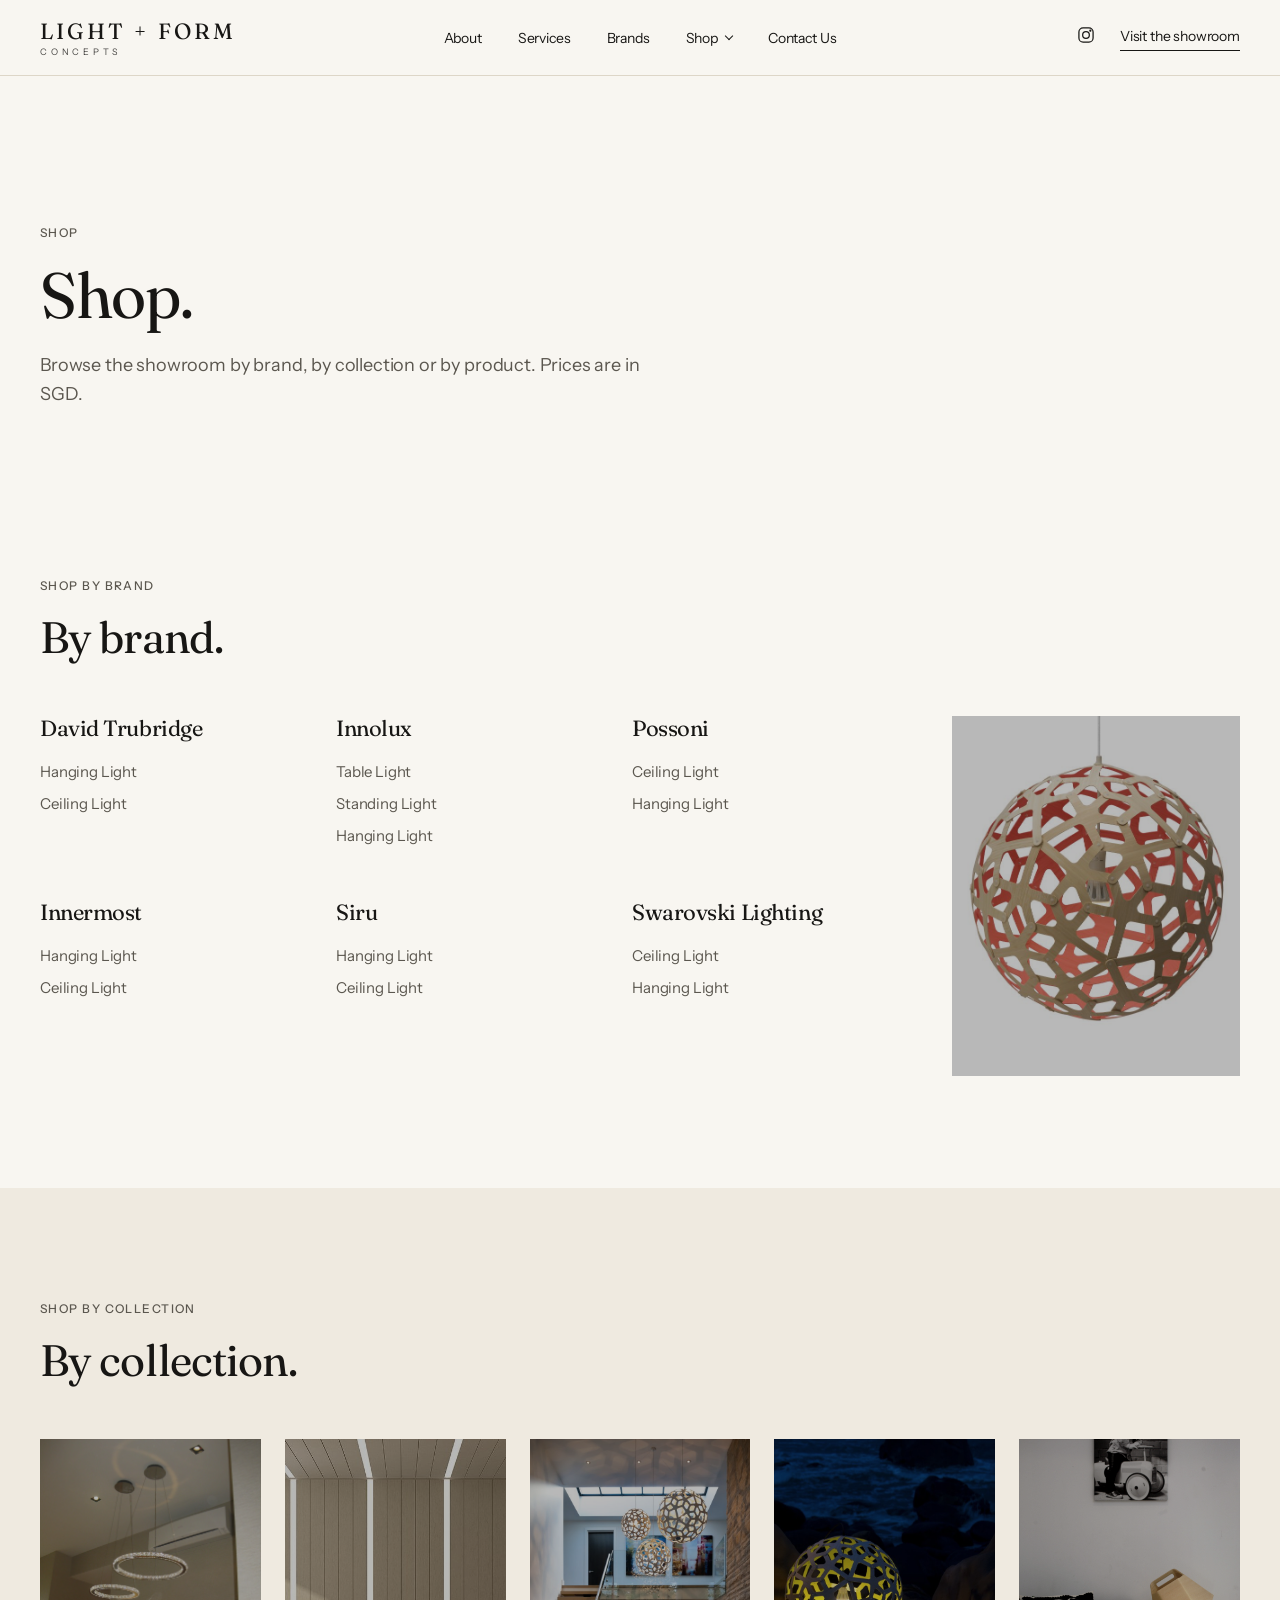
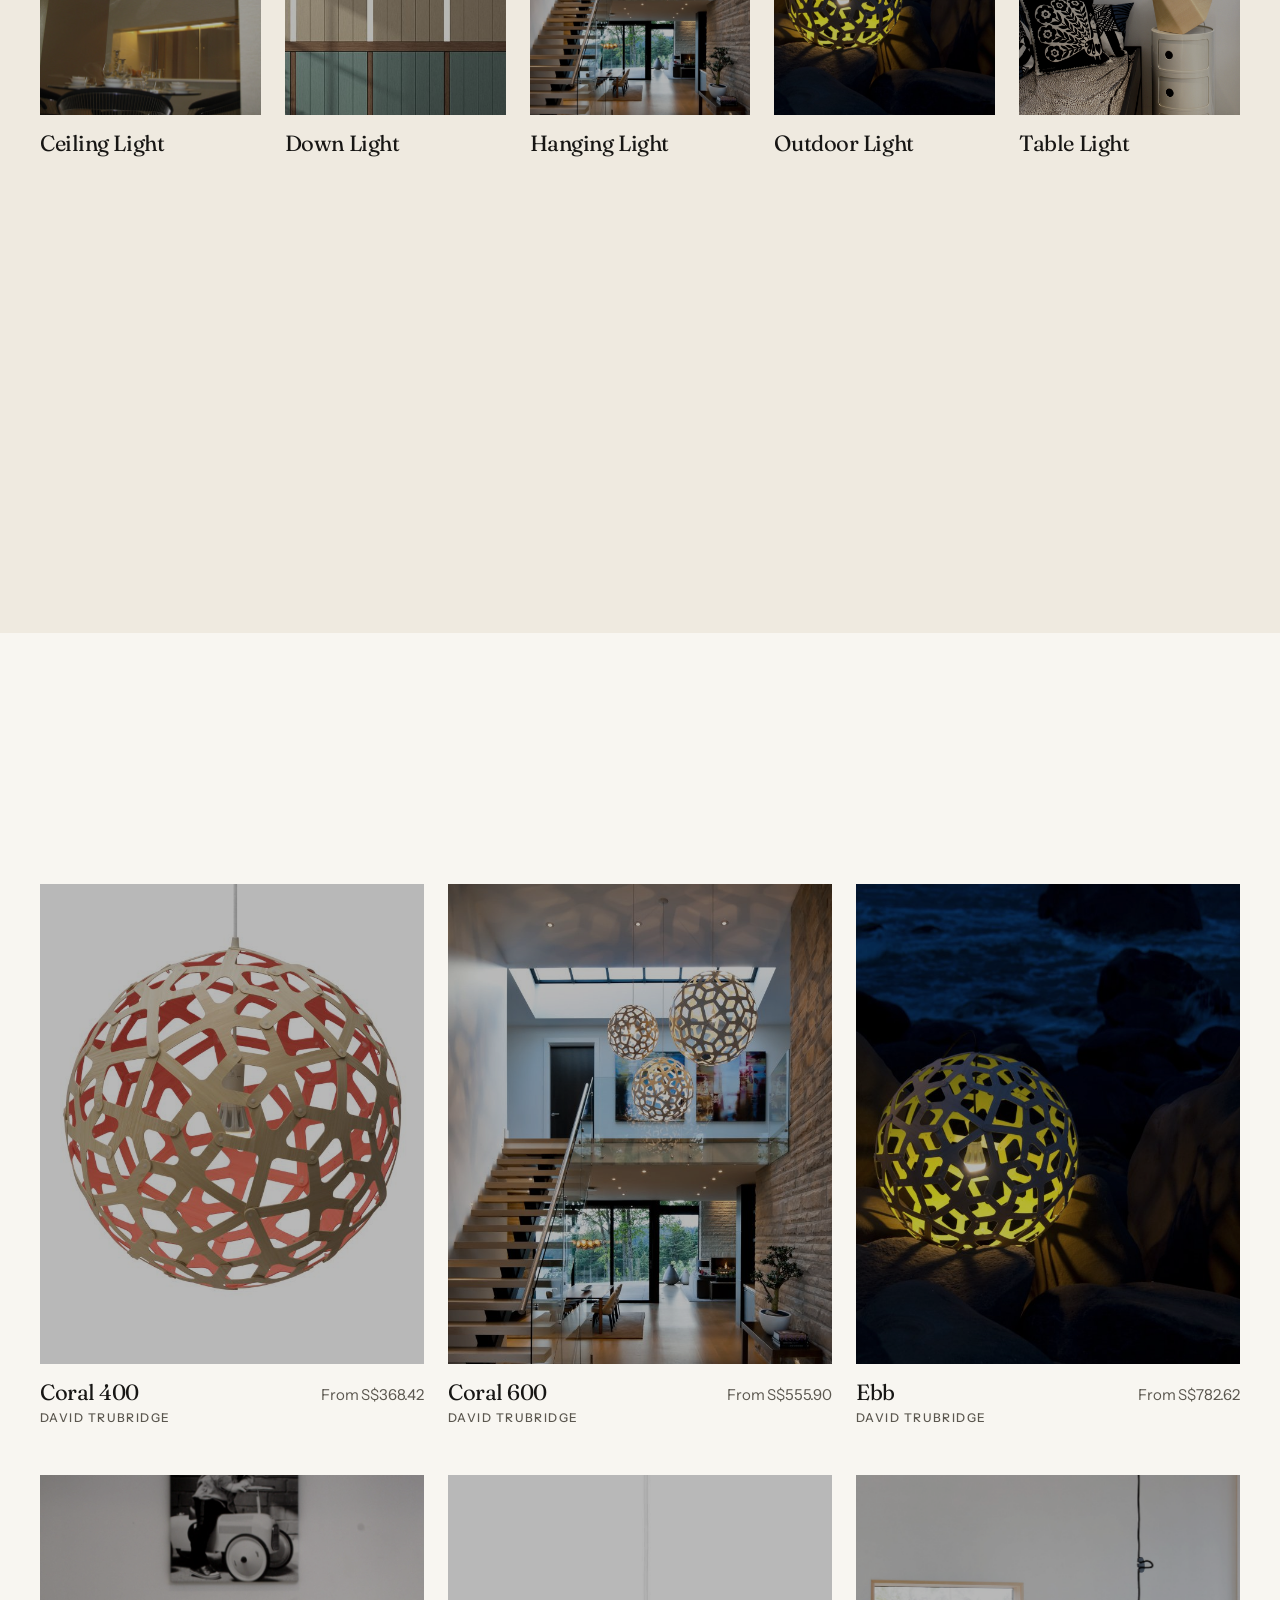
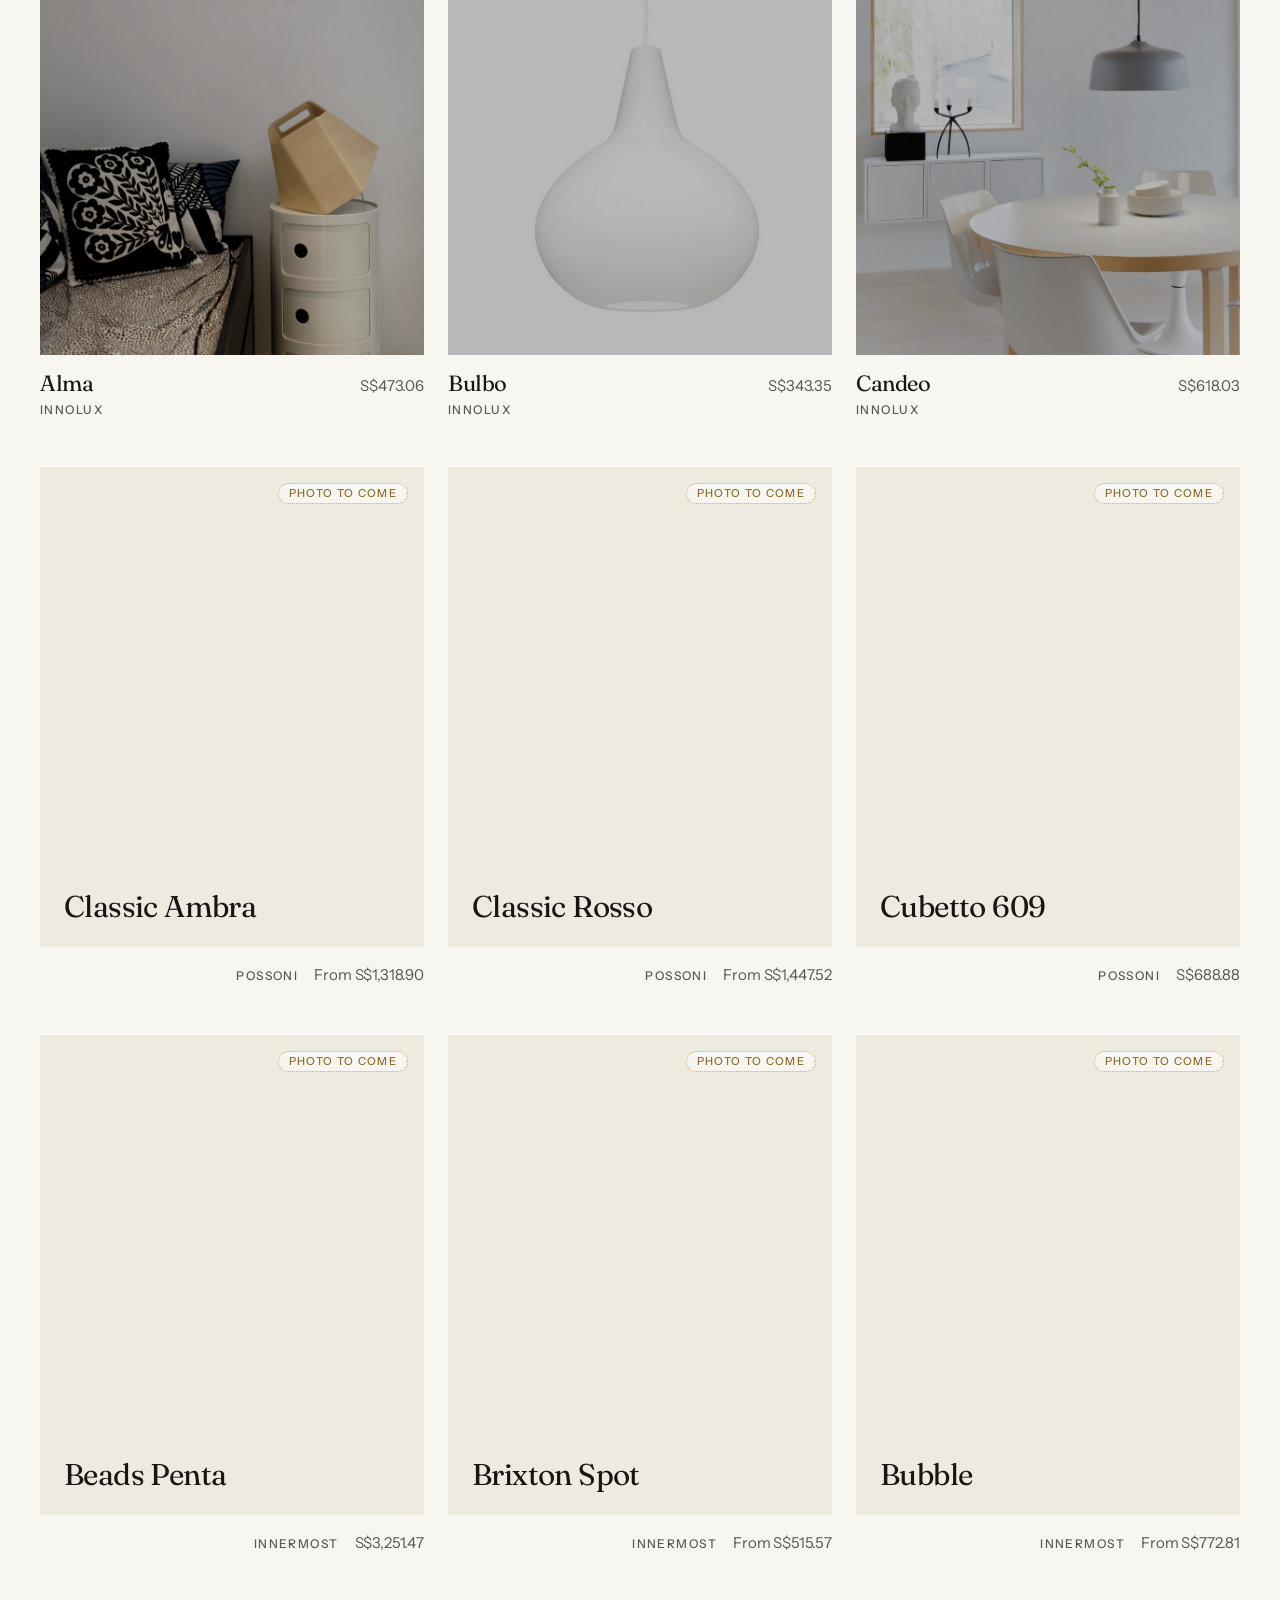
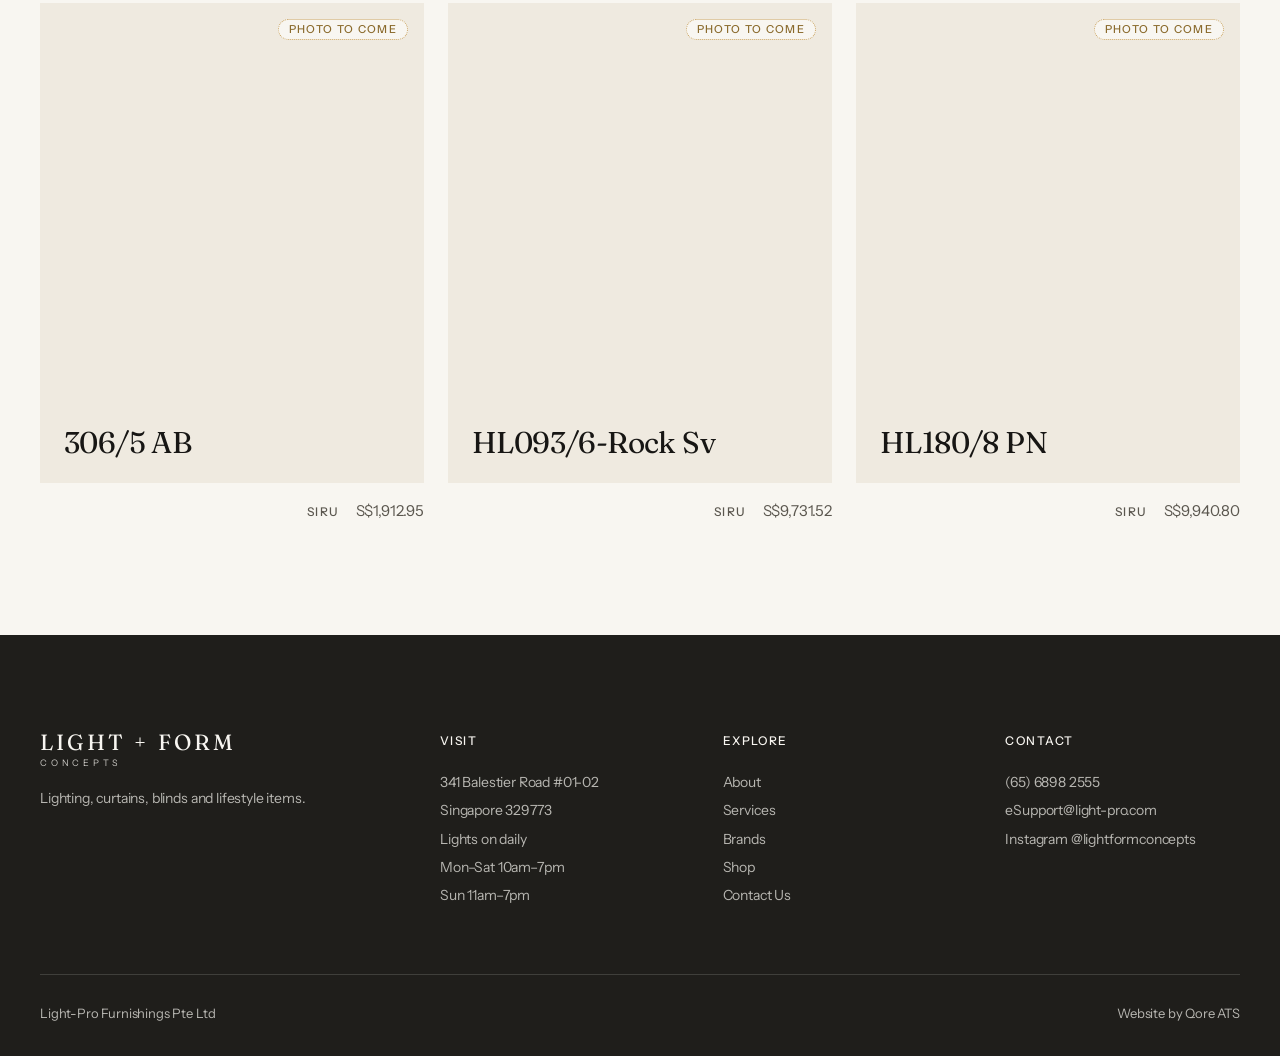
<file: shop.html>
<!doctype html>
<html lang="en">
<head>
<meta charset="utf-8">
<meta name="viewport" content="width=device-width,initial-scale=1">
<title>Shop &mdash; Light + Form Concepts</title>
<meta name="description" content="Shop Light + Form Concepts by brand, collection or product. Prices in SGD.">
<link rel="icon" href="data:,">
<link rel="stylesheet" href="css/tokens.css">
<link rel="stylesheet" href="css/fonts.css">
<link rel="stylesheet" href="css/base.css">
<link rel="stylesheet" href="css/components.css">
<link rel="stylesheet" href="css/pages-c.css">
<script src="js/site.js"></script>
</head>
<body>
<a class="skip" href="#main">Skip to content</a>
<header class="site-header">
  <div class="container header-in">
    <a class="logo" href="index.html" aria-label="Light + Form Concepts, home"><span class="logo-main">LIGHT + FORM</span><span class="logo-sub">CONCEPTS</span></a>
    <nav class="nav" aria-label="Primary">
      <a href="about.html">About</a>
      <a href="services.html">Services</a>
      <a href="brands.html">Brands</a>
      <div class="has-mega">
        <button class="mega-trigger" type="button" aria-expanded="false" aria-controls="mega">Shop <span class="chev" aria-hidden="true"></span></button>
        <div class="mega" id="mega">
          <div class="mega-in">
            <div class="mega-col"><a class="mega-head mono" href="shop.html#by-brand">Shop by brands</a><ul><li><a href="brands.html#david-trubridge">David Trubridge</a></li><li><a href="brands.html#innolux">Innolux</a></li><li><a href="brands.html#possoni">Possoni</a></li><li><a href="brands.html#innermost">Innermost</a></li><li><a href="brands.html#siru">Siru</a></li><li><a href="brands.html#swarovski-lighting">Swarovski Lighting</a></li></ul></div>
            <div class="mega-col"><a class="mega-head mono" href="shop.html#by-collection">Shop by collections</a><ul><li><a href="shop.html#by-collection">Ceiling Light</a></li><li><a href="shop.html#by-collection">Down Light</a></li><li><a href="shop.html#by-collection">Hanging Light</a></li><li><a href="shop.html#by-collection">Magnetic Track Light</a></li><li><a href="shop.html#by-collection">Outdoor Light</a></li><li><a href="shop.html#by-collection">Standing Light</a></li><li><a href="shop.html#by-collection">Table Light</a></li><li><a href="shop.html#by-collection">Furniture</a></li><li><a href="shop.html#by-collection">Home Accessory</a></li><li><a href="shop.html#by-collection">Haiku Fan</a></li></ul></div>
            <div class="mega-col"><a class="mega-head mono" href="shop.html#by-product">Shop by products</a><ul><li><a href="product.html">Coral 400</a></li><li><a href="shop.html#by-product">Coral 600</a></li><li><a href="shop.html#by-product">Ebb</a></li><li><a href="shop.html#by-product">Bulbo</a></li><li><a href="shop.html#by-product">Alma</a></li><li><a href="shop.html#by-product">All 15 products</a></li></ul></div>
            <a class="mega-tile" href="shop.html#by-product"><div class="lamp" style="--lx:50%;--ly:30%"><img src="assets/img/innolux-bulbo.jpg" alt="Innolux Bulbo pendant lamp" width="700" height="800" loading="lazy"></div><span class="mono">Bulbo &middot; Innolux</span></a>
          </div>
        </div>
      </div>
      <a href="contact.html">Contact Us</a>
    </nav>
    <div class="header-r">
      <a class="ig-link" href="https://www.instagram.com/lightformconcepts/" aria-label="Light + Form Concepts on Instagram" rel="noopener"><span class="ico ico-ig" aria-hidden="true"></span></a>
      <a class="visit" href="contact.html">Visit the showroom</a>
      <button class="menu-btn" type="button" aria-label="Open menu" aria-expanded="false" aria-controls="drawer"><span class="ico ico-menu" aria-hidden="true"></span></button>
    </div>
  </div>
</header>
<div class="dim" aria-hidden="true"></div>
<div class="drawer" id="drawer" role="dialog" aria-modal="true" aria-label="Menu">
  <div class="drawer-top"><a class="logo" href="index.html" aria-label="Light + Form Concepts, home"><span class="logo-main">LIGHT + FORM</span><span class="logo-sub">CONCEPTS</span></a><button class="drawer-close" type="button" aria-label="Close menu"><span class="ico ico-close" aria-hidden="true"></span></button></div>
  <ul class="drawer-list">
    <li style="--i:0"><a href="about.html">About</a></li>
    <li style="--i:1"><a href="services.html">Services</a></li>
    <li style="--i:2"><a href="brands.html">Brands</a></li>
    <li><span class="drawer-label" style="--i:3">Shop</span>
      <ul class="sub"><li style="--i:4"><a href="shop.html#by-brand">Shop by brands</a></li><li style="--i:5"><a href="shop.html#by-collection">Shop by collections</a></li><li style="--i:6"><a href="shop.html#by-product">Shop by products</a></li></ul></li>
    <li style="--i:7"><a href="contact.html">Contact Us</a></li>
  </ul>
  <div class="drawer-meta mono" style="--i:8"><a href="contact.html">Visit the showroom</a><a href="https://www.instagram.com/lightformconcepts/" rel="noopener">Instagram</a></div>
</div>
<main id="main">
  <section class="page-head" aria-labelledby="shop-h"><div class="container reveal"><span class="eyebrow">Shop</span><h1 id="shop-h">Shop.</h1><p class="lede">Browse the showroom by brand, by collection or by product. Prices are in SGD.</p></div></section>
  <section class="section" id="by-brand" aria-labelledby="by-brand-h"><div class="container">
    <div class="sec-head reveal"><span class="eyebrow">Shop by brand</span><h2 id="by-brand-h">By brand.</h2></div>
    <div class="dir reveal"><div class="dir-cols"><div class="dir-brand"><a class="dir-name" href="brands.html#david-trubridge">David Trubridge</a><ul><li><a href="shop.html#by-collection">Hanging Light</a></li><li><a href="shop.html#by-collection">Ceiling Light</a></li></ul></div><div class="dir-brand"><a class="dir-name" href="brands.html#innolux">Innolux</a><ul><li><a href="shop.html#by-collection">Table Light</a></li><li><a href="shop.html#by-collection">Standing Light</a></li><li><a href="shop.html#by-collection">Hanging Light</a></li></ul></div><div class="dir-brand"><a class="dir-name" href="brands.html#possoni">Possoni</a><ul><li><a href="shop.html#by-collection">Ceiling Light</a></li><li><a href="shop.html#by-collection">Hanging Light</a></li></ul></div><div class="dir-brand"><a class="dir-name" href="brands.html#innermost">Innermost</a><ul><li><a href="shop.html#by-collection">Hanging Light</a></li><li><a href="shop.html#by-collection">Ceiling Light</a></li></ul></div><div class="dir-brand"><a class="dir-name" href="brands.html#siru">Siru</a><ul><li><a href="shop.html#by-collection">Hanging Light</a></li><li><a href="shop.html#by-collection">Ceiling Light</a></li></ul></div><div class="dir-brand"><a class="dir-name" href="brands.html#swarovski-lighting">Swarovski Lighting</a><ul><li><a href="shop.html#by-collection">Ceiling Light</a></li><li><a href="shop.html#by-collection">Hanging Light</a></li></ul></div></div><div class="lamp dir-hero" style="--lx:50%;--ly:48%"><img src="assets/img/trubridge-coral-red.jpg" alt="David Trubridge Coral pendant in red" loading="lazy"></div></div>
  </div></section>
  <section class="section band" id="by-collection" aria-labelledby="by-collection-h"><div class="container">
    <div class="sec-head reveal"><span class="eyebrow">Shop by collection</span><h2 id="by-collection-h">By collection.</h2></div>
    <div class="grid-5"><a class="tile reveal" style="--d:0.0s" href="#by-product"><div class="lamp" style="--lx:50%;--ly:40%"><img src="assets/img/project-parc-vera-rings.jpg" alt="Ring chandeliers at Parc Vera" loading="lazy"></div><div class="tile-row"><h3 class="tile-name">Ceiling Light</h3></div></a><a class="tile reveal" style="--d:0.06s" href="#by-product"><div class="lamp" style="--lx:50%;--ly:40%"><img src="assets/img/service-lighting.jpg" alt="Downlights installed by Light + Form" loading="lazy"></div><div class="tile-row"><h3 class="tile-name">Down Light</h3></div></a><a class="tile reveal" style="--d:0.12s" href="#by-product"><div class="lamp" style="--lx:50%;--ly:40%"><img src="assets/img/trubridge-corals-residence.jpg" alt="Coral pendants in a residence" loading="lazy"></div><div class="tile-row"><h3 class="tile-name">Hanging Light</h3></div></a><a class="tile reveal" style="--d:0.18s" href="#by-product"><div class="lamp" style="--lx:50%;--ly:42%"><img src="assets/img/trubridge-coral-in-nature.jpg" alt="Coral pendant in a natural setting" loading="lazy"></div><div class="tile-row"><h3 class="tile-name">Outdoor Light</h3></div></a><a class="tile reveal" style="--d:0.24s" href="#by-product"><div class="lamp" style="--lx:50%;--ly:40%"><img src="assets/img/innolux-alma-table.jpg" alt="Innolux Alma table lamp" loading="lazy"></div><div class="tile-row"><h3 class="tile-name">Table Light</h3></div></a><a class="tile reveal" style="--d:0.0s" href="#by-product"><div class="lamp" style="--lx:50%;--ly:30%"><img src="assets/img/innolux-candeo-grey.jpg" alt="Innolux Candeo standing lamp" loading="lazy"></div><div class="tile-row"><h3 class="tile-name">Standing Light</h3></div></a><a class="tile reveal" style="--d:0.06s" href="#by-product"><div class="tile-typo"><span class="tile-typo-name">Magnetic Track Light</span><span class="ph ph-tag">photo to come</span></div><div class="tile-row"><h3 class="tile-name">Magnetic Track Light</h3></div></a><a class="tile reveal" style="--d:0.12s" href="#by-product"><div class="tile-typo"><span class="tile-typo-name">Furniture</span><span class="ph ph-tag">photo to come</span></div><div class="tile-row"><h3 class="tile-name">Furniture</h3></div></a><a class="tile reveal" style="--d:0.18s" href="#by-product"><div class="tile-typo"><span class="tile-typo-name">Home Accessory</span><span class="ph ph-tag">photo to come</span></div><div class="tile-row"><h3 class="tile-name">Home Accessory</h3></div></a><a class="tile reveal" style="--d:0.24s" href="#by-product"><div class="tile-typo"><span class="tile-typo-name">Haiku Fan</span><span class="ph ph-tag">photo to come</span></div><div class="tile-row"><h3 class="tile-name">Haiku Fan</h3></div></a></div>
  </div></section>
  <section class="section" id="by-product" aria-labelledby="by-product-h"><div class="container">
    <div class="sec-head reveal"><span class="eyebrow">Shop by product</span><h2 id="by-product-h">All 15 products.</h2></div>
    <div class="grid-tiles"><a class="tile reveal" style="--d:0.0s" href="product.html"><div class="lamp" style="--lx:50%;--ly:48%"><img src="assets/img/trubridge-coral-red.jpg" alt="Coral 400 by David Trubridge" loading="lazy"></div><div class="tile-row"><div class="tile-id"><h3 class="tile-name">Coral 400</h3><span class="mono">David Trubridge</span></div><span class="tile-price">From S$368.42</span></div></a><a class="tile reveal" style="--d:0.08s" href="product.html"><div class="lamp" style="--lx:50%;--ly:42%"><img src="assets/img/trubridge-corals-residence.jpg" alt="Coral 600 by David Trubridge" loading="lazy"></div><div class="tile-row"><div class="tile-id"><h3 class="tile-name">Coral 600</h3><span class="mono">David Trubridge</span></div><span class="tile-price">From S$555.90</span></div></a><a class="tile reveal" style="--d:0.16s" href="product.html"><div class="lamp" style="--lx:50%;--ly:42%"><img src="assets/img/trubridge-coral-in-nature.jpg" alt="Ebb by David Trubridge" loading="lazy"></div><div class="tile-row"><div class="tile-id"><h3 class="tile-name">Ebb</h3><span class="mono">David Trubridge</span></div><span class="tile-price">From S$782.62</span></div></a><a class="tile reveal" style="--d:0.0s" href="product.html"><div class="lamp" style="--lx:50%;--ly:40%"><img src="assets/img/innolux-alma-table.jpg" alt="Alma by Innolux" loading="lazy"></div><div class="tile-row"><div class="tile-id"><h3 class="tile-name">Alma</h3><span class="mono">Innolux</span></div><span class="tile-price">S$473.06</span></div></a><a class="tile reveal" style="--d:0.08s" href="product.html"><div class="lamp" style="--lx:50%;--ly:30%"><img src="assets/img/innolux-bulbo.jpg" alt="Bulbo by Innolux" loading="lazy"></div><div class="tile-row"><div class="tile-id"><h3 class="tile-name">Bulbo</h3><span class="mono">Innolux</span></div><span class="tile-price">S$343.35</span></div></a><a class="tile reveal" style="--d:0.16s" href="product.html"><div class="lamp" style="--lx:50%;--ly:30%"><img src="assets/img/innolux-candeo-grey.jpg" alt="Candeo by Innolux" loading="lazy"></div><div class="tile-row"><div class="tile-id"><h3 class="tile-name">Candeo</h3><span class="mono">Innolux</span></div><span class="tile-price">S$618.03</span></div></a><a class="tile reveal" style="--d:0.0s" href="product.html"><div class="tile-typo"><span class="tile-typo-name">Classic Ambra</span><span class="ph ph-tag">photo to come</span></div><div class="tile-row"><div class="tile-id"><h3 class="tile-name">Classic Ambra</h3><span class="mono">Possoni</span></div><span class="tile-price">From S$1,318.90</span></div></a><a class="tile reveal" style="--d:0.08s" href="product.html"><div class="tile-typo"><span class="tile-typo-name">Classic Rosso</span><span class="ph ph-tag">photo to come</span></div><div class="tile-row"><div class="tile-id"><h3 class="tile-name">Classic Rosso</h3><span class="mono">Possoni</span></div><span class="tile-price">From S$1,447.52</span></div></a><a class="tile reveal" style="--d:0.16s" href="product.html"><div class="tile-typo"><span class="tile-typo-name">Cubetto 609</span><span class="ph ph-tag">photo to come</span></div><div class="tile-row"><div class="tile-id"><h3 class="tile-name">Cubetto 609</h3><span class="mono">Possoni</span></div><span class="tile-price">S$688.88</span></div></a><a class="tile reveal" style="--d:0.0s" href="product.html"><div class="tile-typo"><span class="tile-typo-name">Beads Penta</span><span class="ph ph-tag">photo to come</span></div><div class="tile-row"><div class="tile-id"><h3 class="tile-name">Beads Penta</h3><span class="mono">Innermost</span></div><span class="tile-price">S$3,251.47</span></div></a><a class="tile reveal" style="--d:0.08s" href="product.html"><div class="tile-typo"><span class="tile-typo-name">Brixton Spot</span><span class="ph ph-tag">photo to come</span></div><div class="tile-row"><div class="tile-id"><h3 class="tile-name">Brixton Spot</h3><span class="mono">Innermost</span></div><span class="tile-price">From S$515.57</span></div></a><a class="tile reveal" style="--d:0.16s" href="product.html"><div class="tile-typo"><span class="tile-typo-name">Bubble</span><span class="ph ph-tag">photo to come</span></div><div class="tile-row"><div class="tile-id"><h3 class="tile-name">Bubble</h3><span class="mono">Innermost</span></div><span class="tile-price">From S$772.81</span></div></a><a class="tile reveal" style="--d:0.0s" href="product.html"><div class="tile-typo"><span class="tile-typo-name">306/5 AB</span><span class="ph ph-tag">photo to come</span></div><div class="tile-row"><div class="tile-id"><h3 class="tile-name">306/5 AB</h3><span class="mono">Siru</span></div><span class="tile-price">S$1,912.95</span></div></a><a class="tile reveal" style="--d:0.08s" href="product.html"><div class="tile-typo"><span class="tile-typo-name">HL093/6-Rock Sv</span><span class="ph ph-tag">photo to come</span></div><div class="tile-row"><div class="tile-id"><h3 class="tile-name">HL093/6-Rock Sv</h3><span class="mono">Siru</span></div><span class="tile-price">S$9,731.52</span></div></a><a class="tile reveal" style="--d:0.16s" href="product.html"><div class="tile-typo"><span class="tile-typo-name">HL180/8 PN</span><span class="ph ph-tag">photo to come</span></div><div class="tile-row"><div class="tile-id"><h3 class="tile-name">HL180/8 PN</h3><span class="mono">Siru</span></div><span class="tile-price">S$9,940.80</span></div></a></div>
  </div></section>
</main>
<footer class="site-footer">
  <div class="container">
    <div class="foot-grid">
      <div class="foot-brand"><a class="logo" href="index.html"><span class="logo-main">LIGHT + FORM</span><span class="logo-sub">CONCEPTS</span></a><p>Lighting, curtains, blinds and lifestyle items.</p></div>
      <div class="foot-col"><h4>Visit</h4><ul><li>341 Balestier Road #01-02</li><li>Singapore 329773</li><li>Lights on daily</li><li>Mon&ndash;Sat 10am&ndash;7pm</li><li>Sun 11am&ndash;7pm</li></ul></div>
      <div class="foot-col"><h4>Explore</h4><ul><li><a href="about.html">About</a></li><li><a href="services.html">Services</a></li><li><a href="brands.html">Brands</a></li><li><a href="shop.html">Shop</a></li><li><a href="contact.html">Contact Us</a></li></ul></div>
      <div class="foot-col"><h4>Contact</h4><ul><li><a href="tel:+6568982555">(65) 6898 2555</a></li><li><a href="mailto:eSupport@light-pro.com">eSupport@light-pro.com</a></li><li><a href="https://www.instagram.com/lightformconcepts/" rel="noopener">Instagram @lightformconcepts</a></li></ul></div>
    </div>
    <div class="foot-bottom"><span>Light-Pro Furnishings Pte Ltd</span><span class="small">Website by Qore ATS</span></div>
  </div>
</footer>
</body>
</html>
</file>
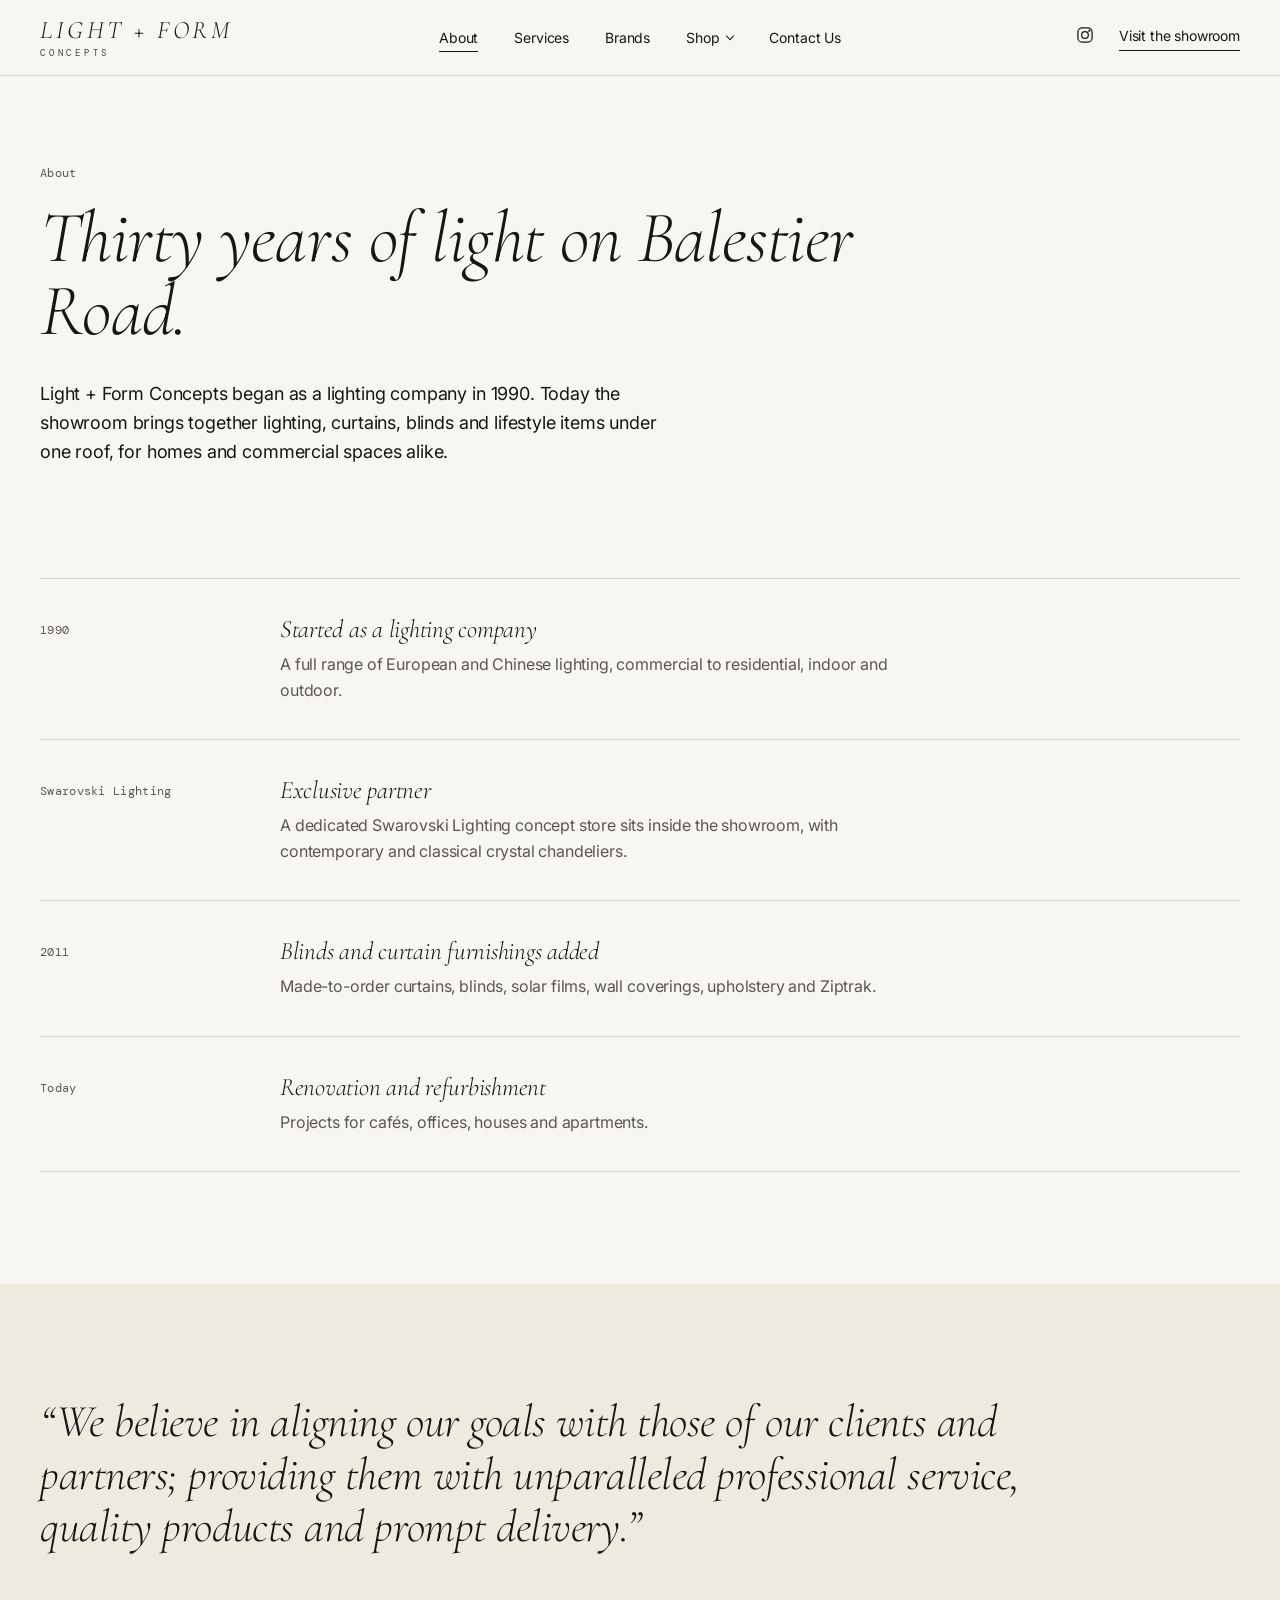
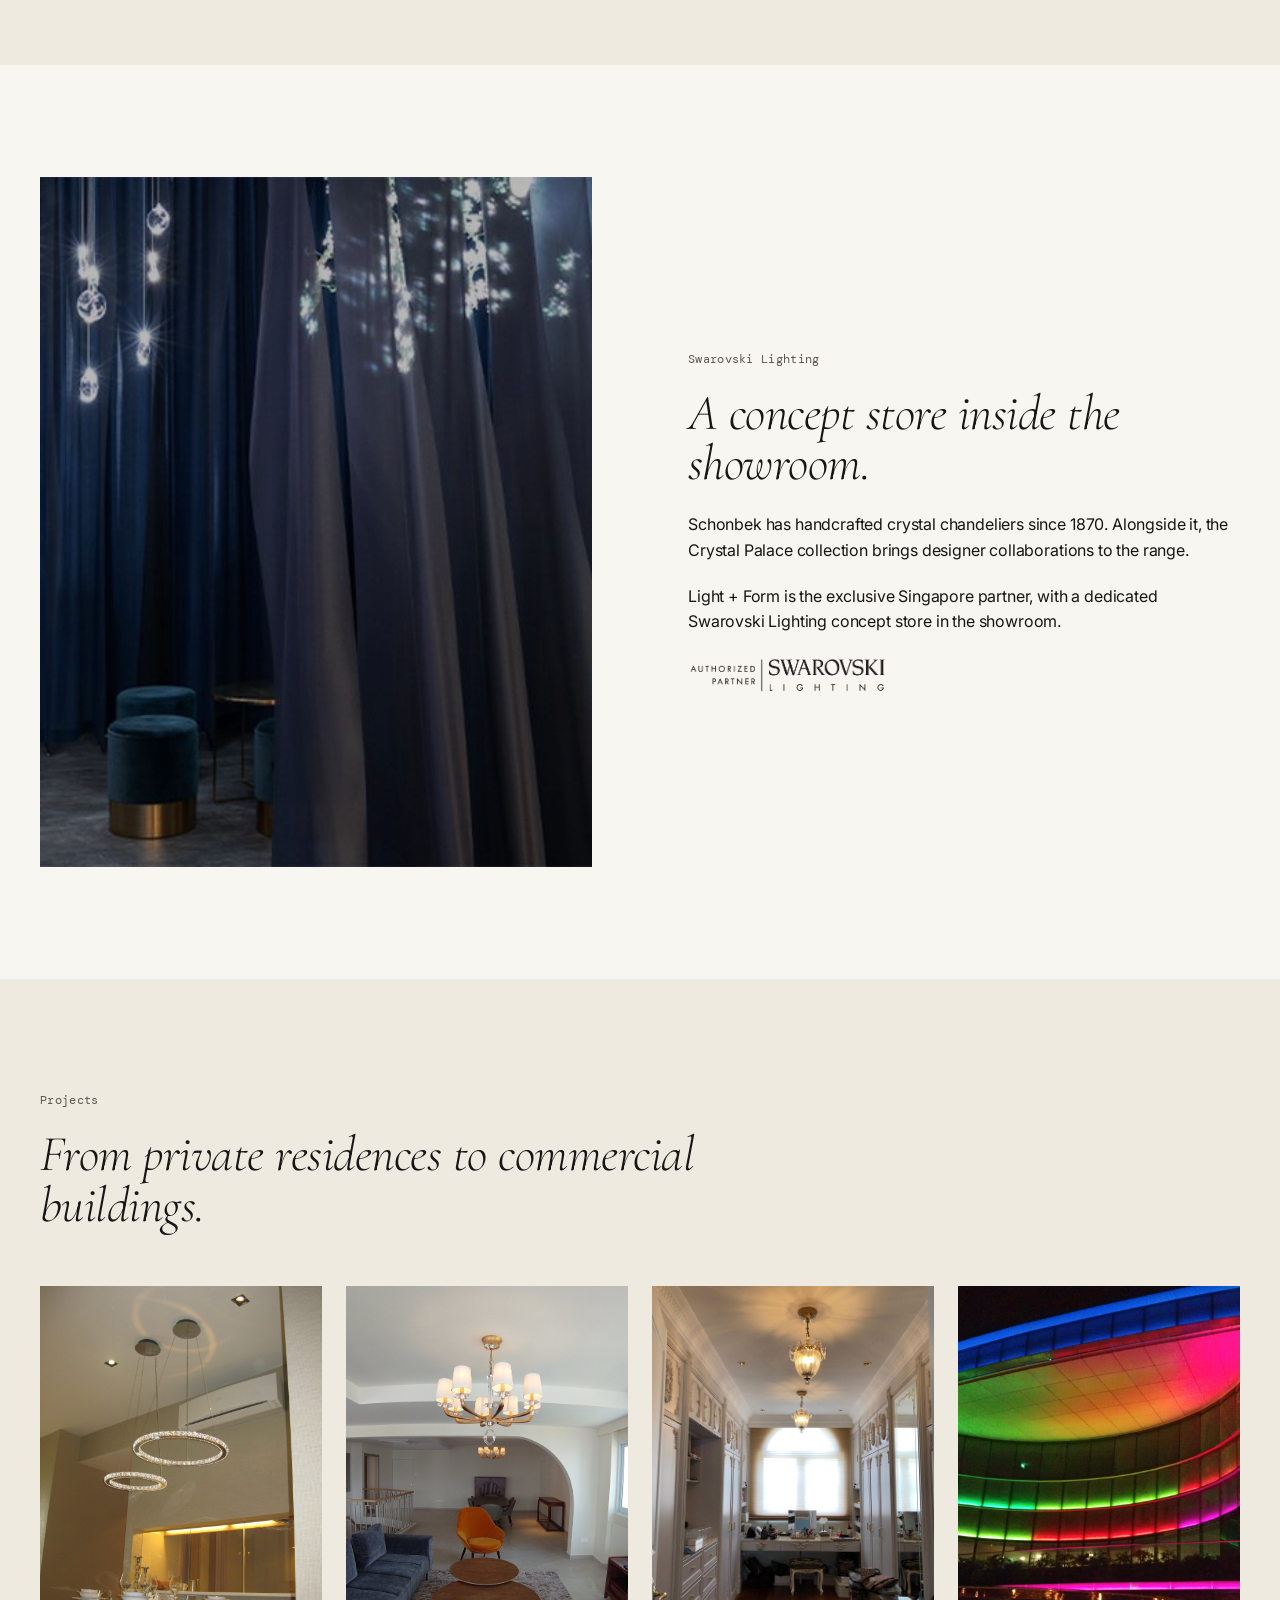
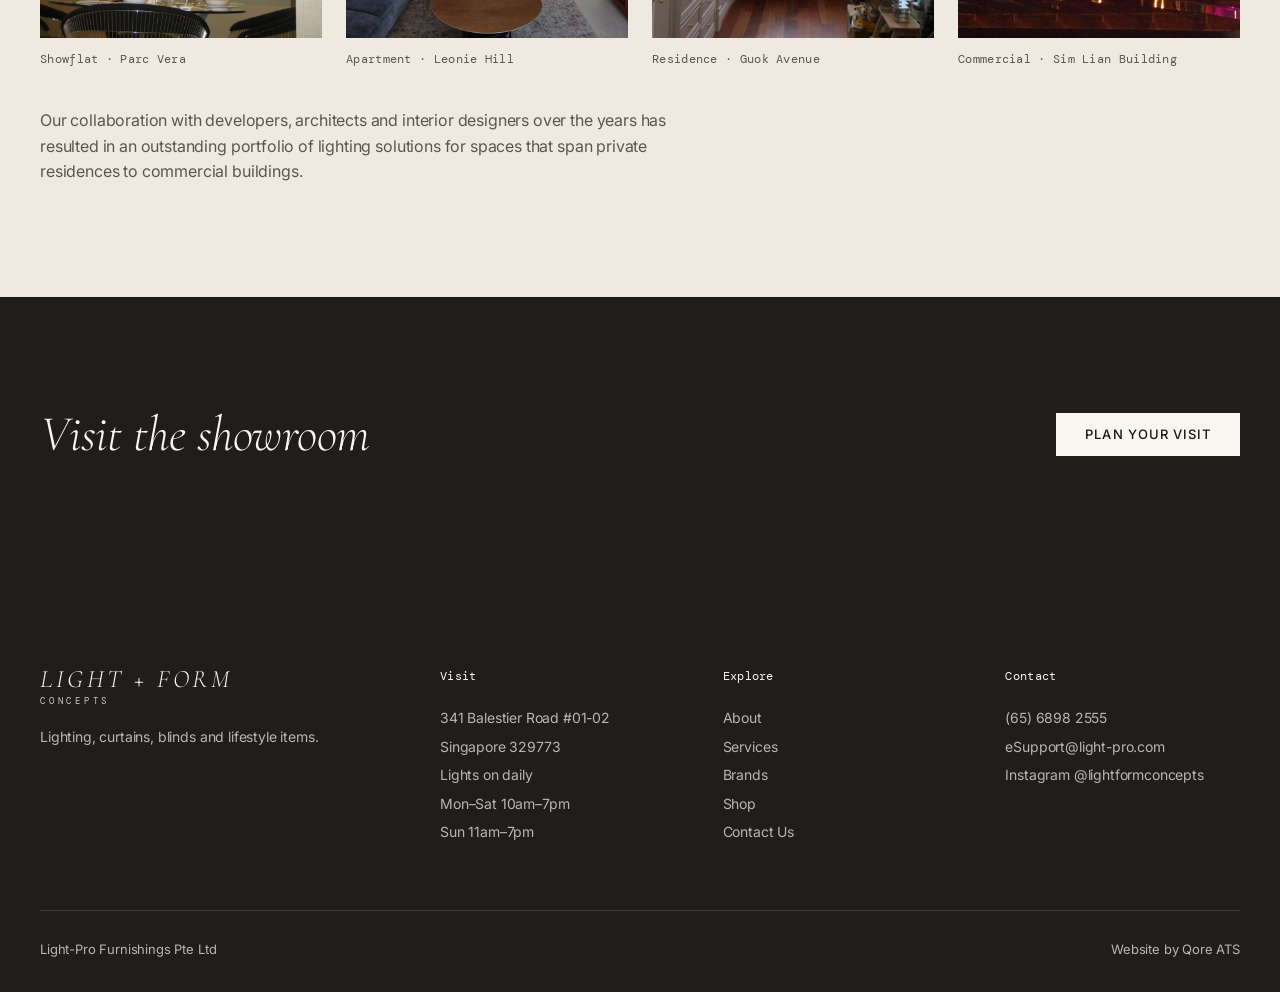
<file: v2/about.html>
<!doctype html>
<html lang="en">
<head>
<meta charset="utf-8">
<meta name="viewport" content="width=device-width,initial-scale=1">
<title>About &mdash; Light + Form Concepts</title>
<meta name="description" content="Thirty years of light on Balestier Road. Lighting since 1990, curtains and blinds since 2011, exclusive Swarovski Lighting partner.">
<link rel="icon" href="data:,">
<link rel="stylesheet" href="../css/tokens.css">
<link rel="stylesheet" href="../css/fonts-v2.css">
<link rel="stylesheet" href="../css/base.css">
<link rel="stylesheet" href="../css/components.css">
<link rel="stylesheet" href="../css/pages-b.css">
<script src="../js/site.js"></script>
</head>
<body>
<a class="skip" href="#main">Skip to content</a>
<header class="site-header">
  <div class="container header-in">
    <a class="logo" href="index.html" aria-label="Light + Form Concepts, home"><span class="logo-main">LIGHT + FORM</span><span class="logo-sub">CONCEPTS</span></a>
    <nav class="nav" aria-label="Primary">
      <a href="about.html" aria-current="page">About</a>
      <a href="services.html">Services</a>
      <a href="brands.html">Brands</a>
      <div class="has-mega">
        <button class="mega-trigger" type="button" aria-expanded="false" aria-controls="mega">Shop <span class="chev" aria-hidden="true"></span></button>
        <div class="mega" id="mega">
          <div class="mega-in">
            <div class="mega-col"><a class="mega-head mono" href="shop.html#by-brand">Shop by brands</a><ul><li><a href="brands.html#david-trubridge">David Trubridge</a></li><li><a href="brands.html#innolux">Innolux</a></li><li><a href="brands.html#possoni">Possoni</a></li><li><a href="brands.html#innermost">Innermost</a></li><li><a href="brands.html#siru">Siru</a></li><li><a href="brands.html#swarovski-lighting">Swarovski Lighting</a></li></ul></div>
            <div class="mega-col"><a class="mega-head mono" href="shop.html#by-collection">Shop by collections</a><ul><li><a href="shop.html#by-collection">Ceiling Light</a></li><li><a href="shop.html#by-collection">Down Light</a></li><li><a href="shop.html#by-collection">Hanging Light</a></li><li><a href="shop.html#by-collection">Magnetic Track Light</a></li><li><a href="shop.html#by-collection">Outdoor Light</a></li><li><a href="shop.html#by-collection">Standing Light</a></li><li><a href="shop.html#by-collection">Table Light</a></li><li><a href="shop.html#by-collection">Furniture</a></li><li><a href="shop.html#by-collection">Home Accessory</a></li><li><a href="shop.html#by-collection">Haiku Fan</a></li></ul></div>
            <div class="mega-col"><a class="mega-head mono" href="shop.html#by-product">Shop by products</a><ul><li><a href="product.html">Coral 400</a></li><li><a href="shop.html#by-product">Coral 600</a></li><li><a href="shop.html#by-product">Ebb</a></li><li><a href="shop.html#by-product">Bulbo</a></li><li><a href="shop.html#by-product">Alma</a></li><li><a href="shop.html#by-product">All 15 products</a></li></ul></div>
            <a class="mega-tile" href="shop.html#by-product"><div class="lamp" style="--lx:50%;--ly:30%"><img src="../assets/img/innolux-bulbo.jpg" alt="Innolux Bulbo pendant lamp" width="700" height="800" loading="lazy"></div><span class="mono">Bulbo &middot; Innolux</span></a>
          </div>
        </div>
      </div>
      <a href="contact.html">Contact Us</a>
    </nav>
    <div class="header-r">
      <a class="ig-link" href="https://www.instagram.com/lightformconcepts/" aria-label="Light + Form Concepts on Instagram" rel="noopener"><span class="ico ico-ig" aria-hidden="true"></span></a>
      <a class="visit" href="contact.html">Visit the showroom</a>
      <button class="menu-btn" type="button" aria-label="Open menu" aria-expanded="false" aria-controls="drawer"><span class="ico ico-menu" aria-hidden="true"></span></button>
    </div>
  </div>
</header>
<div class="dim" aria-hidden="true"></div>
<div class="drawer" id="drawer" role="dialog" aria-modal="true" aria-label="Menu">
  <div class="drawer-top"><a class="logo" href="index.html" aria-label="Light + Form Concepts, home"><span class="logo-main">LIGHT + FORM</span><span class="logo-sub">CONCEPTS</span></a><button class="drawer-close" type="button" aria-label="Close menu"><span class="ico ico-close" aria-hidden="true"></span></button></div>
  <ul class="drawer-list">
    <li style="--i:0"><a href="about.html">About</a></li>
    <li style="--i:1"><a href="services.html">Services</a></li>
    <li style="--i:2"><a href="brands.html">Brands</a></li>
    <li><span class="drawer-label" style="--i:3">Shop</span>
      <ul class="sub"><li style="--i:4"><a href="shop.html#by-brand">Shop by brands</a></li><li style="--i:5"><a href="shop.html#by-collection">Shop by collections</a></li><li style="--i:6"><a href="shop.html#by-product">Shop by products</a></li></ul></li>
    <li style="--i:7"><a href="contact.html">Contact Us</a></li>
  </ul>
  <div class="drawer-meta mono" style="--i:8"><a href="contact.html">Visit the showroom</a><a href="https://www.instagram.com/lightformconcepts/" rel="noopener">Instagram</a></div>
</div>
<main id="main">
  <section class="page-hero" aria-labelledby="ab-h">
    <div class="container reveal">
      <span class="eyebrow">About</span>
      <h1 id="ab-h">Thirty years of light on Balestier Road.</h1>
      <p>Light + Form Concepts began as a lighting company in 1990. Today the showroom brings together lighting, curtains, blinds and lifestyle items under one roof, for homes and commercial spaces alike.</p>
    </div>
  </section>

  <section class="section" aria-label="Timeline">
    <div class="container">
      <div class="timeline">
        <div class="tl-row reveal"><span class="mono">1990</span><div><h3>Started as a lighting company</h3><p>A full range of European and Chinese lighting, commercial to residential, indoor and outdoor.</p></div></div>
        <div class="tl-row reveal"><span class="mono">Swarovski Lighting</span><div><h3>Exclusive partner</h3><p>A dedicated Swarovski Lighting concept store sits inside the showroom, with contemporary and classical crystal chandeliers.</p></div></div>
        <div class="tl-row reveal"><span class="mono">2011</span><div><h3>Blinds and curtain furnishings added</h3><p>Made-to-order curtains, blinds, solar films, wall coverings, upholstery and Ziptrak.</p></div></div>
        <div class="tl-row reveal"><span class="mono">Today</span><div><h3>Renovation and refurbishment</h3><p>Projects for caf&eacute;s, offices, houses and apartments.</p></div></div>
      </div>
    </div>
  </section>

  <section class="section band" aria-label="Our approach">
    <div class="container reveal">
      <blockquote class="pull">&ldquo;We believe in aligning our goals with those of our clients and partners; providing them with unparalleled professional service, quality products and prompt delivery.&rdquo;</blockquote>
    </div>
  </section>

  <section class="section" aria-labelledby="sw-h" id="swarovski">
    <div class="container split">
      <div class="lamp reveal" style="--lx:50%;--ly:40%"><img src="../assets/img/swarovski-crystal-rain.jpg" alt="Swarovski crystal rain chandelier in the showroom" loading="lazy"></div>
      <div class="reveal" style="--d:.1s">
        <span class="eyebrow">Swarovski Lighting</span>
        <h2 id="sw-h">A concept store inside the showroom.</h2>
        <p>Schonbek has handcrafted crystal chandeliers since 1870. Alongside it, the Crystal Palace collection brings designer collaborations to the range.</p>
        <p>Light + Form is the exclusive Singapore partner, with a dedicated Swarovski Lighting concept store in the showroom.</p>
        <img class="badge" src="../assets/img/swarovski-authorized-partner.png" alt="Swarovski Lighting authorized partner" width="473" height="95" loading="lazy">
      </div>
    </div>
  </section>

  <section class="section band" aria-labelledby="pj-h">
    <div class="container">
      <div class="sec-head reveal"><span class="eyebrow">Projects</span><h2 id="pj-h">From private residences to commercial buildings.</h2></div>
      <div class="grid-4"><figure class="proj reveal" style="--d:0.00s"><div class="ph-img"><img src="../assets/img/project-parc-vera-rings.jpg" alt="Showflat at Parc Vera, lighting installation" loading="lazy"></div><figcaption class="mono cap">Showflat &middot; Parc Vera</figcaption></figure><figure class="proj reveal" style="--d:0.08s"><div class="ph-img"><img src="../assets/img/project-leonie-hill.jpg" alt="Apartment at Leonie Hill" loading="lazy"></div><figcaption class="mono cap">Apartment &middot; Leonie Hill</figcaption></figure><figure class="proj reveal" style="--d:0.16s"><div class="ph-img"><img src="../assets/img/project-guok-avenue.jpg" alt="Residence at Guok Avenue" loading="lazy"></div><figcaption class="mono cap">Residence &middot; Guok Avenue</figcaption></figure><figure class="proj reveal" style="--d:0.24s"><div class="ph-img"><img src="../assets/img/project-sim-lian.jpg" alt="Commercial space at Sim Lian Building" loading="lazy"></div><figcaption class="mono cap">Commercial &middot; Sim Lian Building</figcaption></figure></div>
      <p class="proj-note reveal">Our collaboration with developers, architects and interior designers over the years has resulted in an outstanding portfolio of lighting solutions for spaces that span private residences to commercial buildings.</p>
    </div>
  </section>

  <section class="section cta-band" aria-label="Visit">
    <div class="container reveal"><h2>Visit the showroom</h2><a class="btn btn-primary" href="contact.html">Plan your visit</a></div>
  </section>
</main>
<footer class="site-footer">
  <div class="container">
    <div class="foot-grid">
      <div class="foot-brand"><a class="logo" href="index.html"><span class="logo-main">LIGHT + FORM</span><span class="logo-sub">CONCEPTS</span></a><p>Lighting, curtains, blinds and lifestyle items.</p></div>
      <div class="foot-col"><h4>Visit</h4><ul><li>341 Balestier Road #01-02</li><li>Singapore 329773</li><li>Lights on daily</li><li>Mon&ndash;Sat 10am&ndash;7pm</li><li>Sun 11am&ndash;7pm</li></ul></div>
      <div class="foot-col"><h4>Explore</h4><ul><li><a href="about.html">About</a></li><li><a href="services.html">Services</a></li><li><a href="brands.html">Brands</a></li><li><a href="shop.html">Shop</a></li><li><a href="contact.html">Contact Us</a></li></ul></div>
      <div class="foot-col"><h4>Contact</h4><ul><li><a href="tel:+6568982555">(65) 6898 2555</a></li><li><a href="mailto:eSupport@light-pro.com">eSupport@light-pro.com</a></li><li><a href="https://www.instagram.com/lightformconcepts/" rel="noopener">Instagram @lightformconcepts</a></li></ul></div>
    </div>
    <div class="foot-bottom"><span>Light-Pro Furnishings Pte Ltd</span><span class="small">Website by Qore ATS</span></div>
  </div>
</footer>
</body>
</html>
</file>
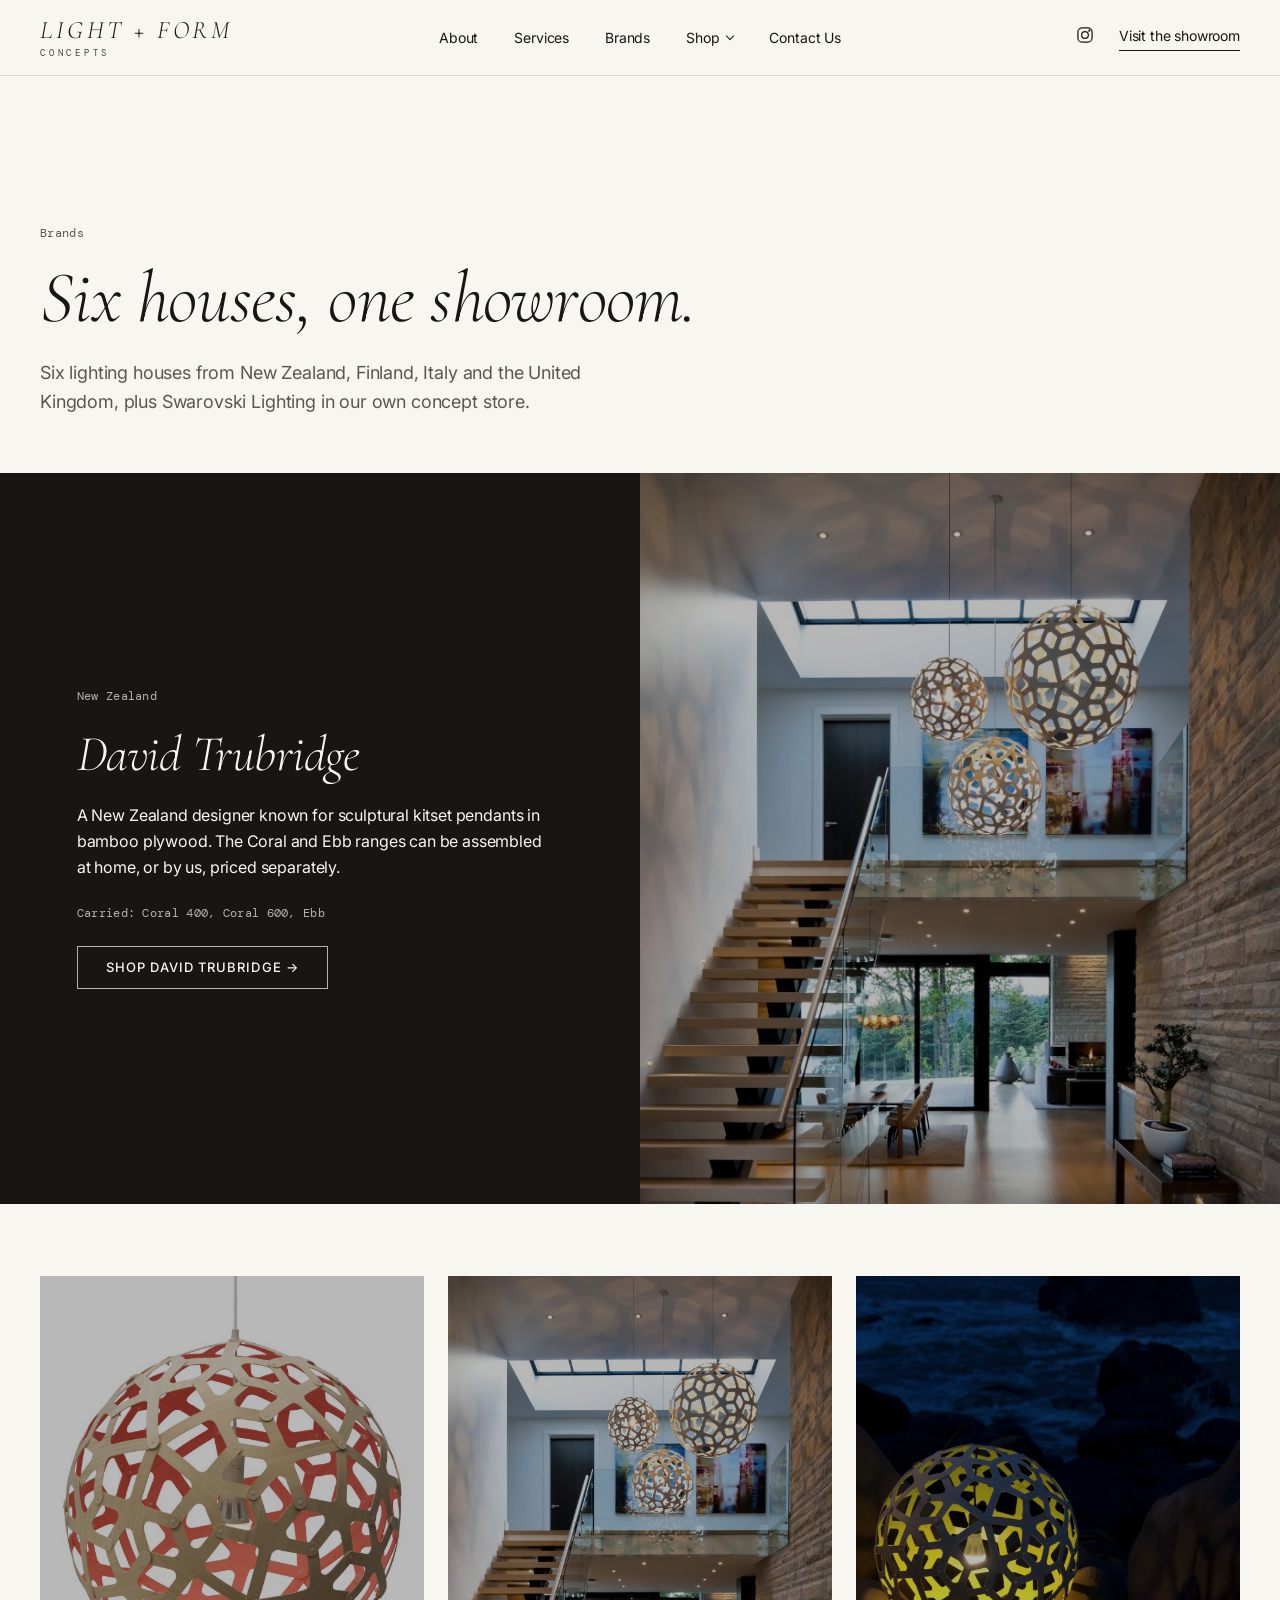
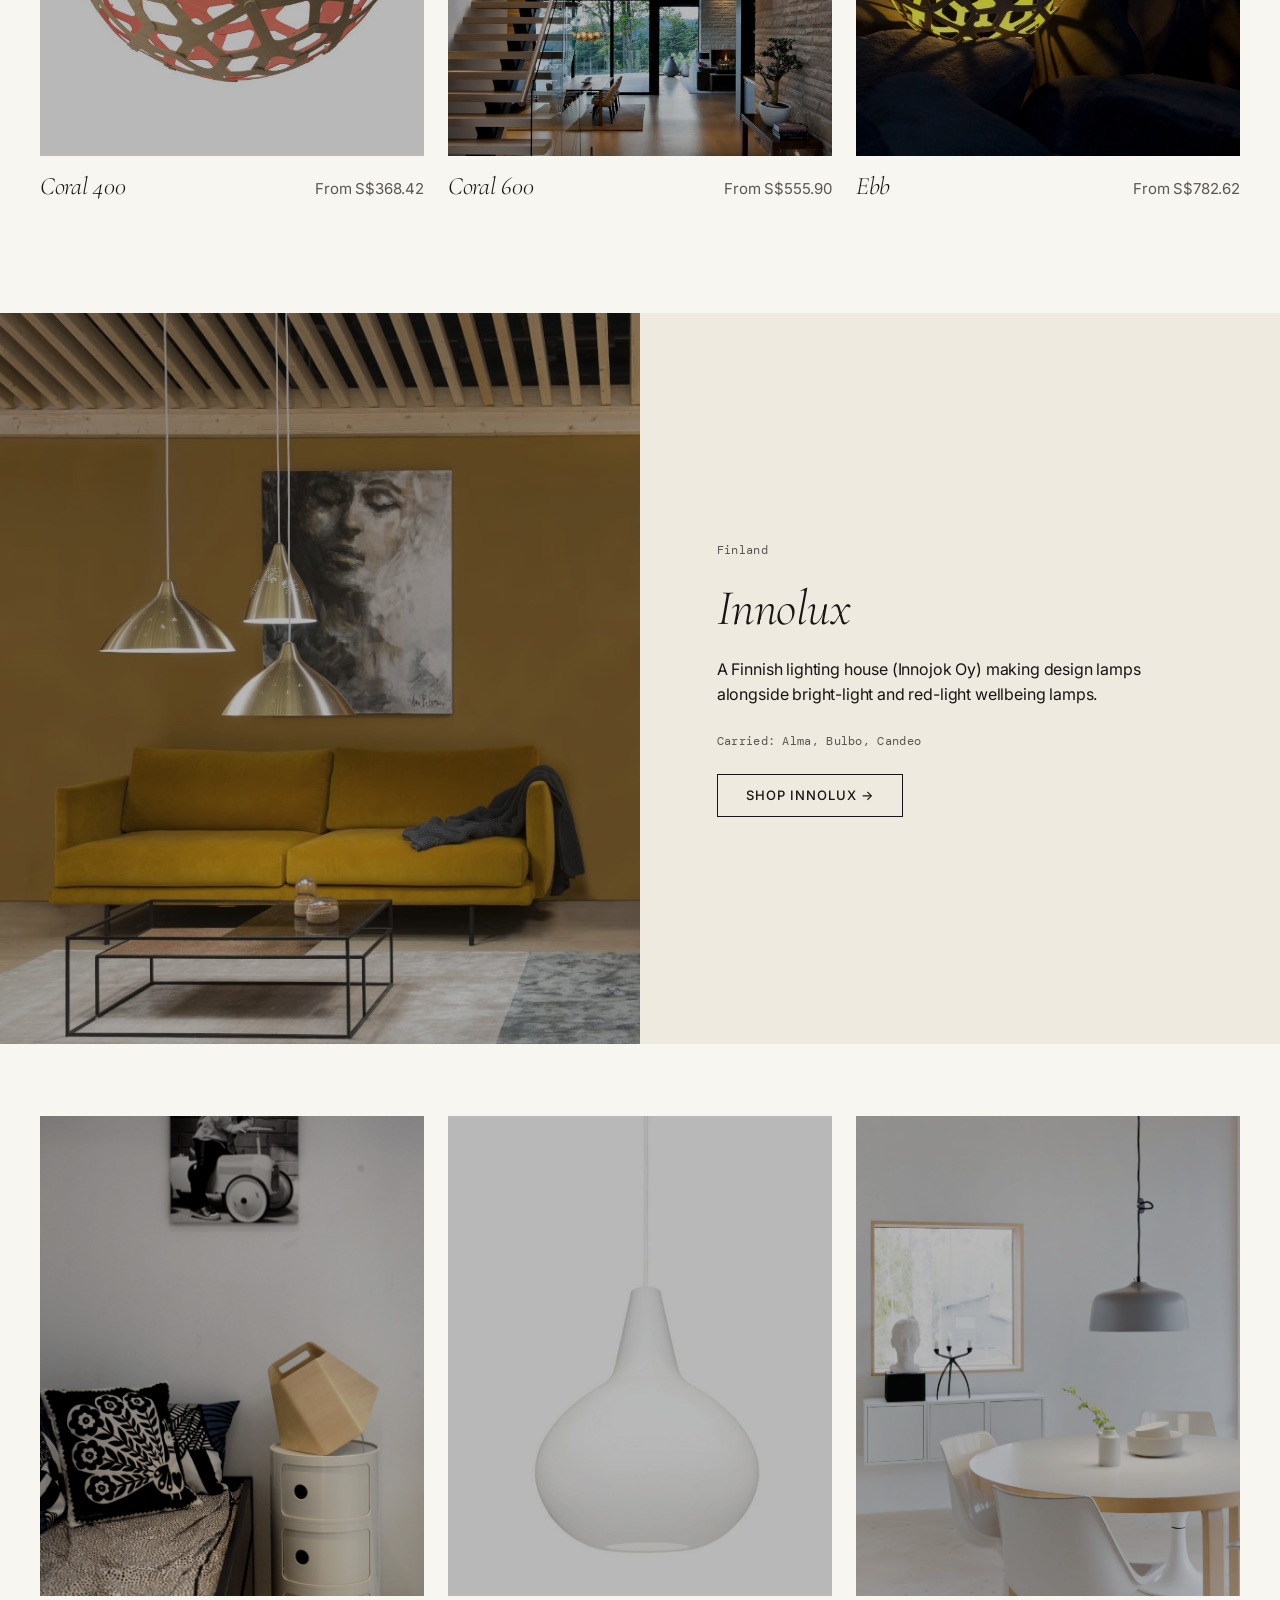
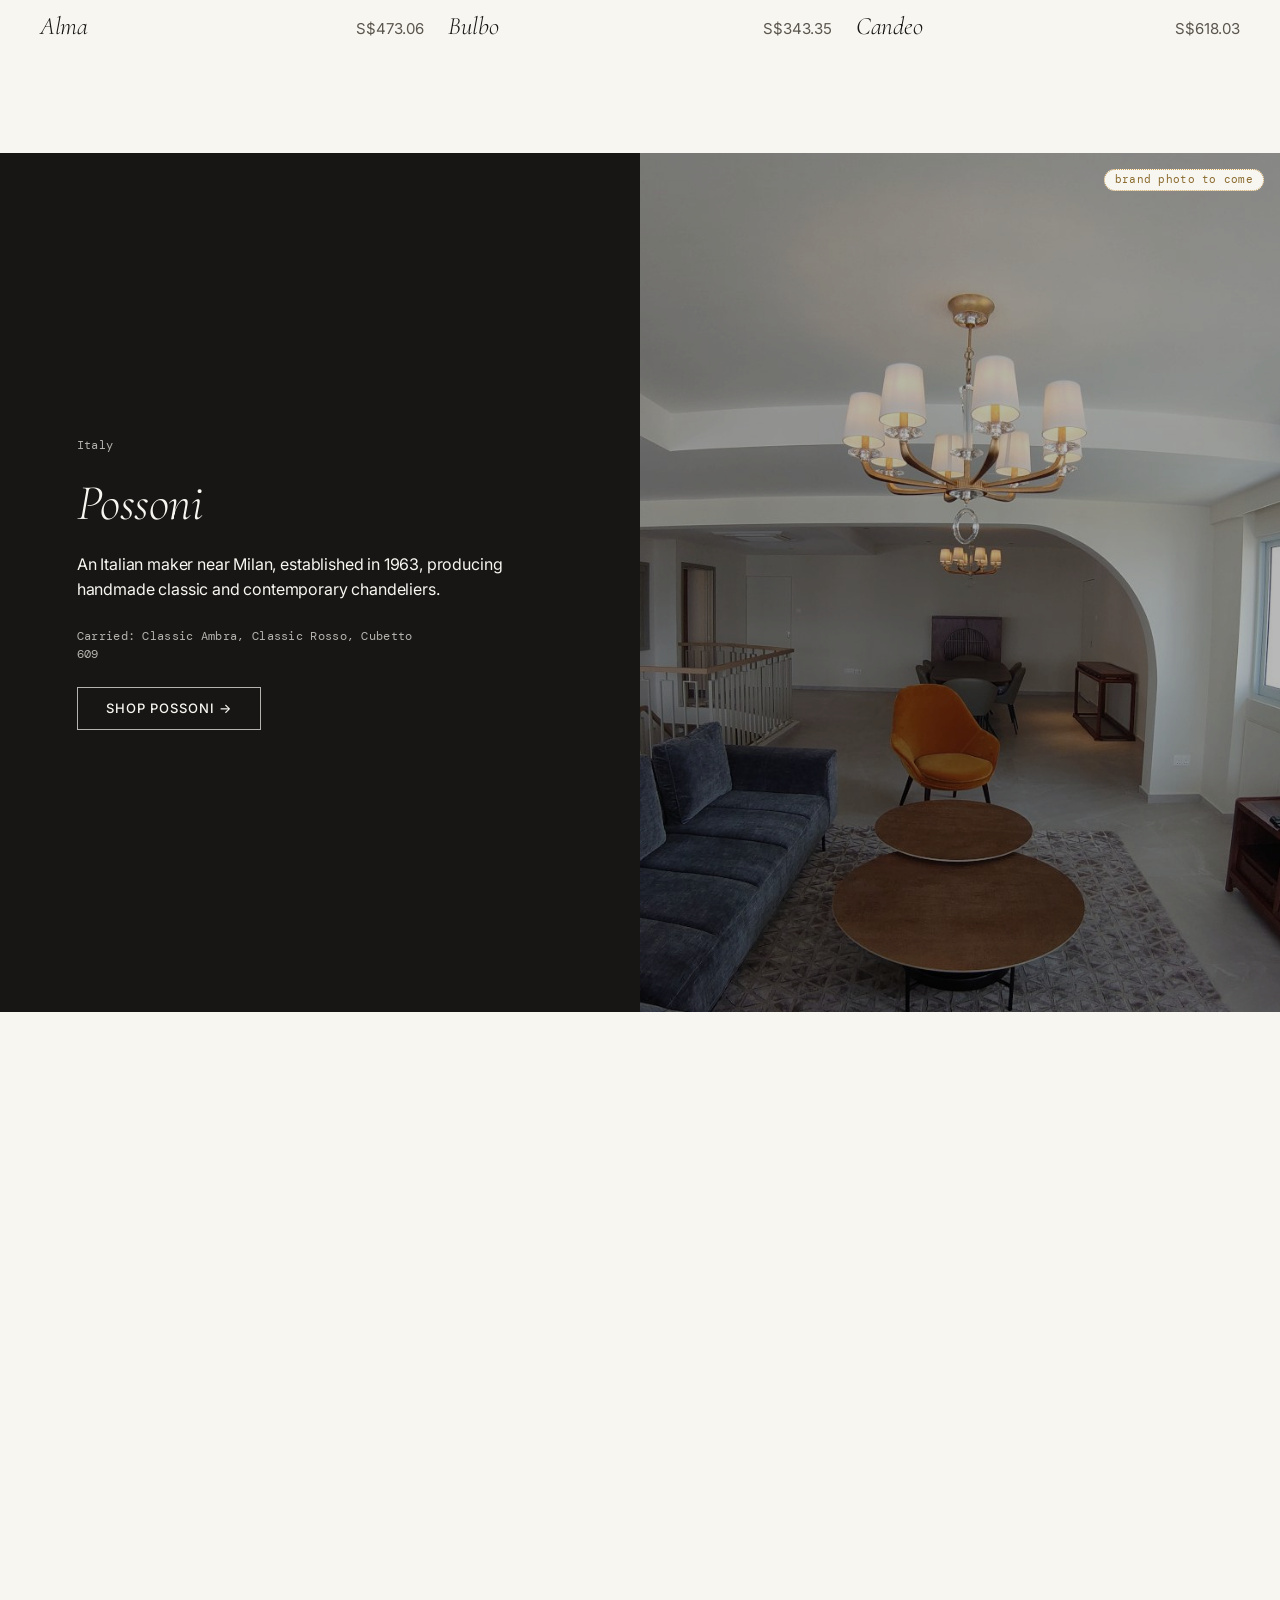
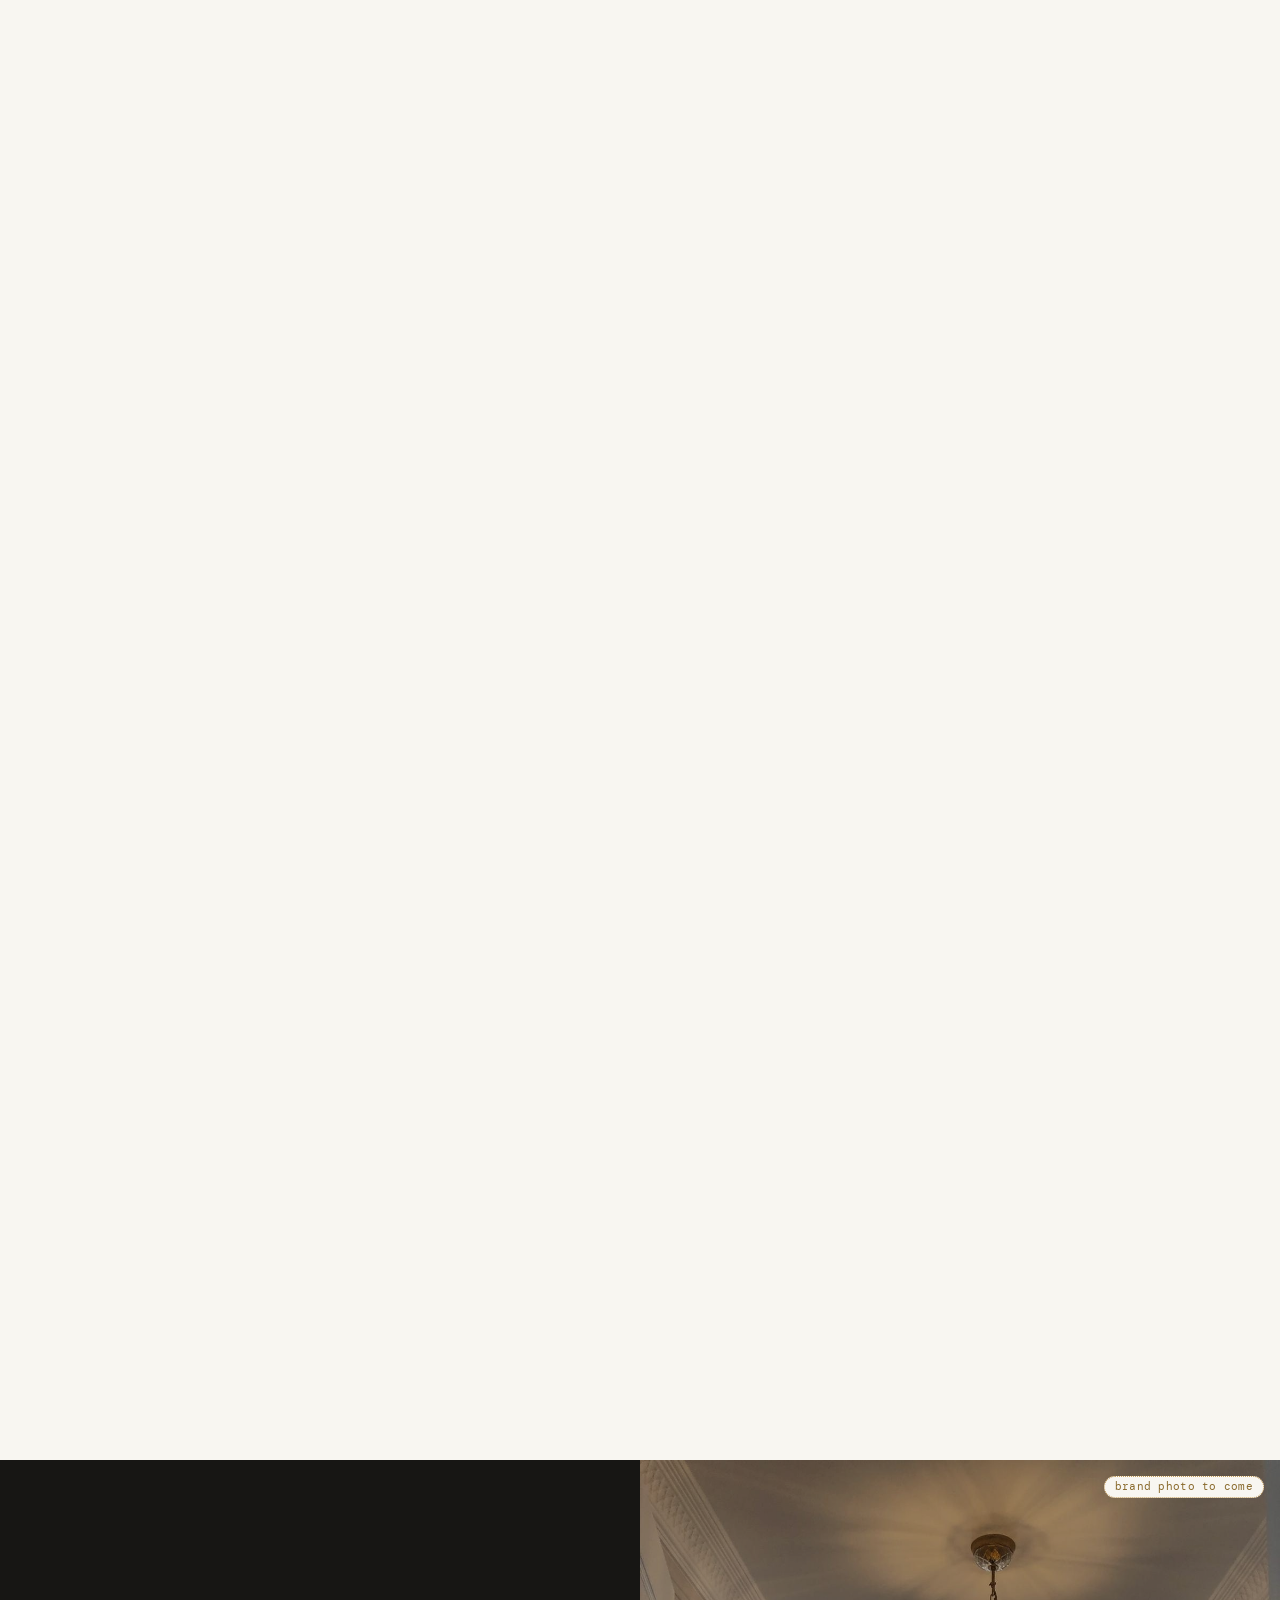
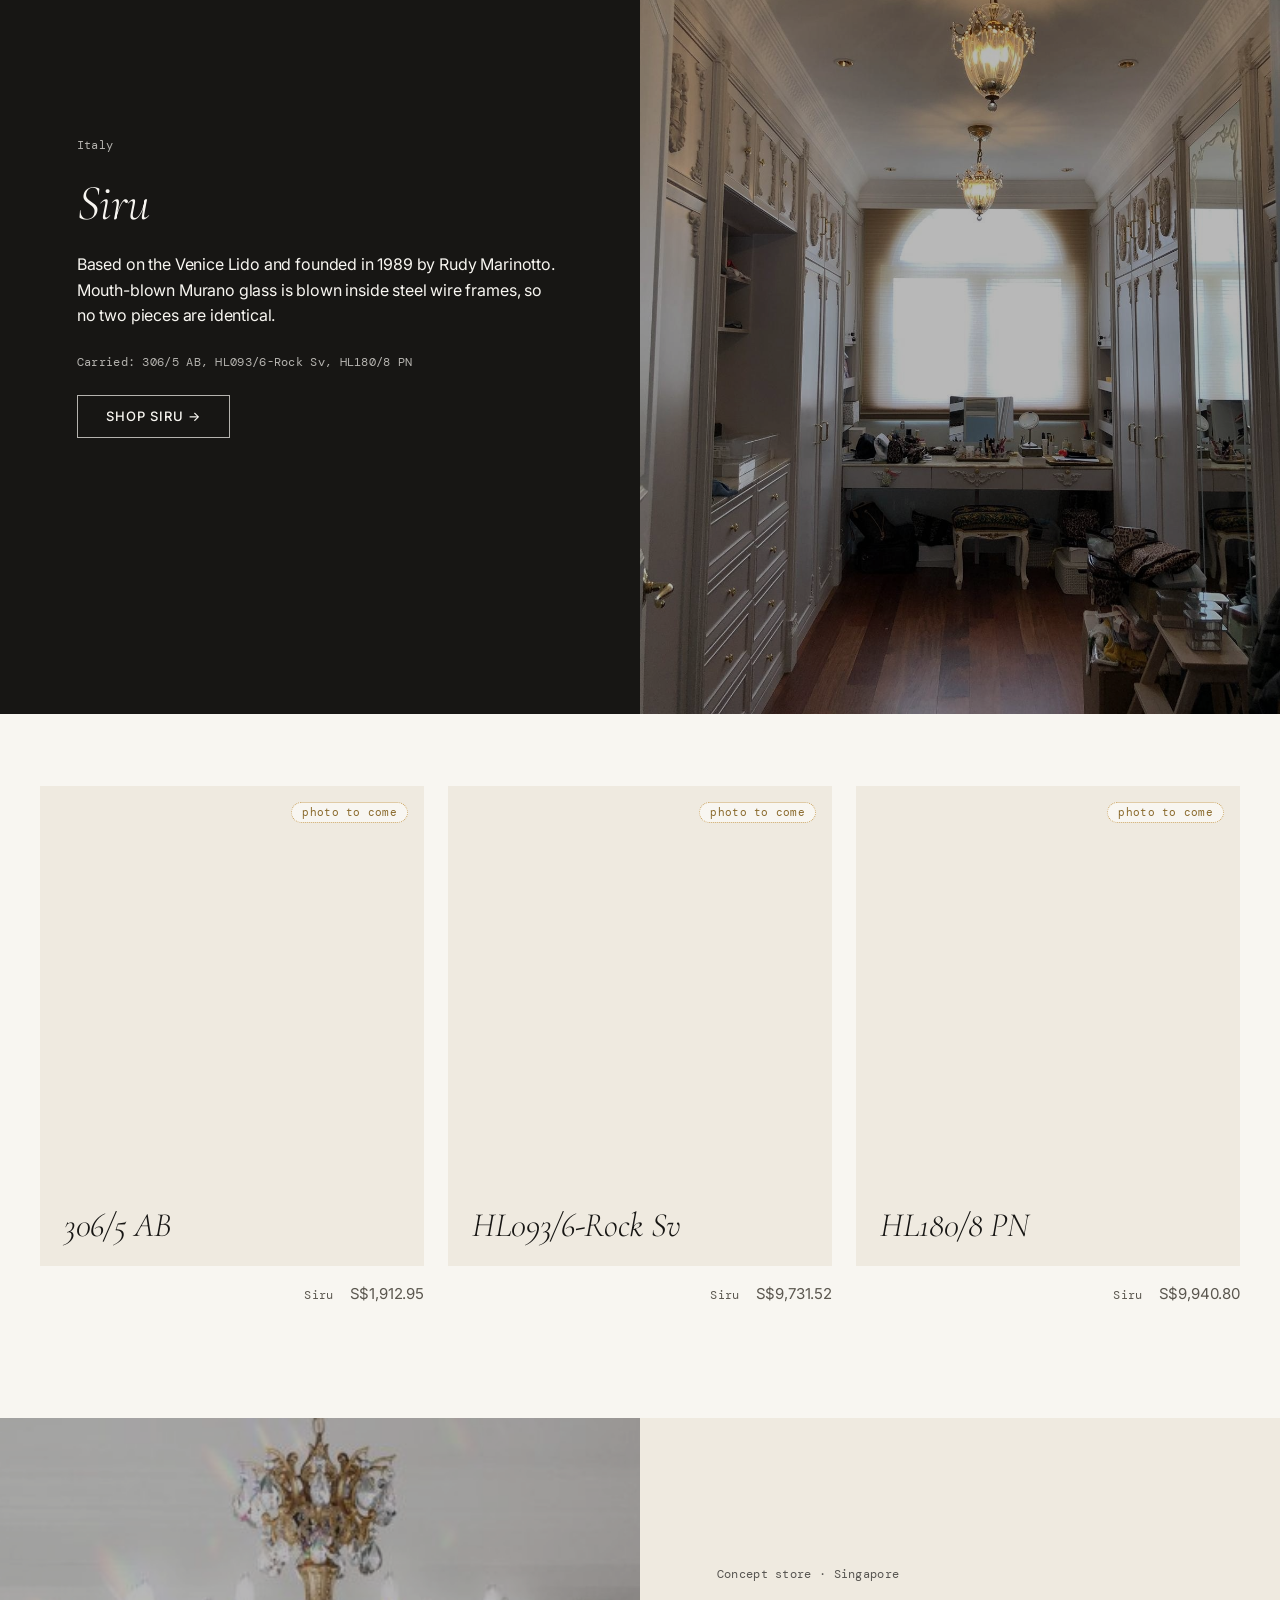
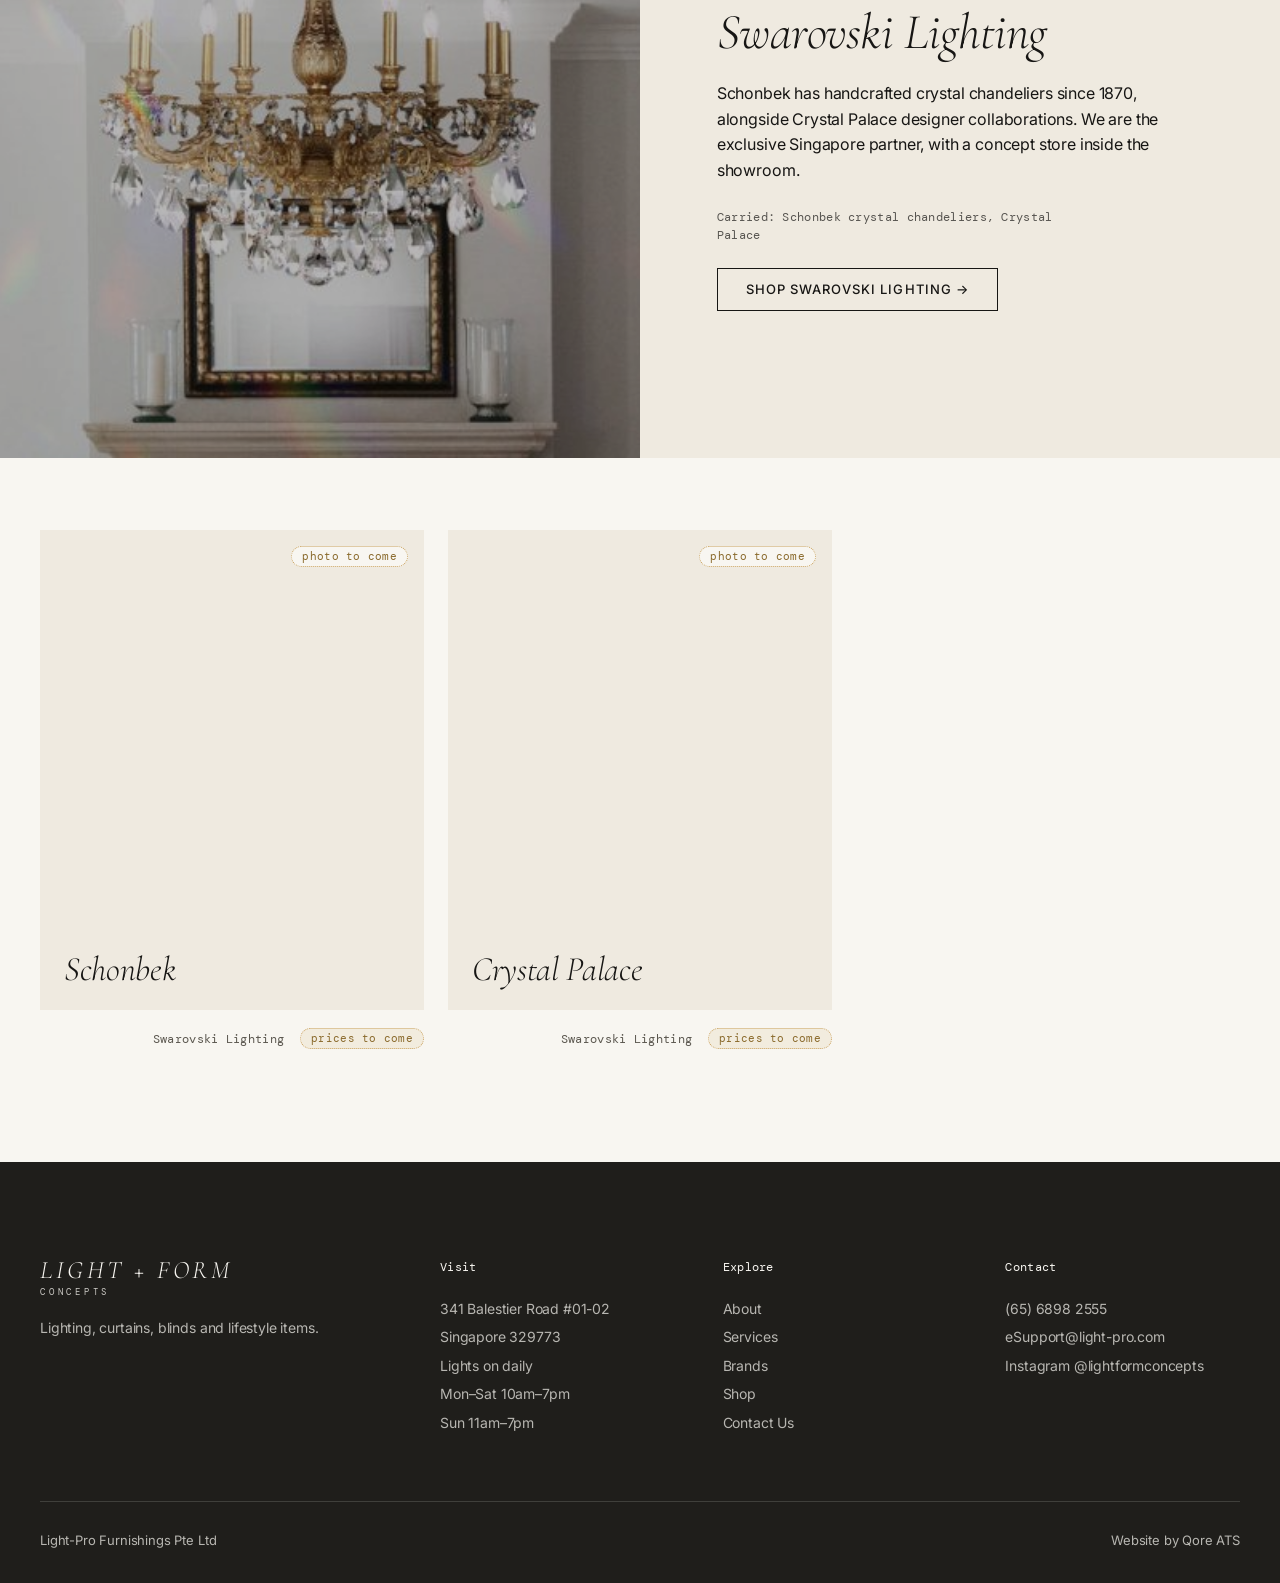
<file: v2/brands.html>
<!doctype html>
<html lang="en">
<head>
<meta charset="utf-8">
<meta name="viewport" content="width=device-width,initial-scale=1">
<title>Brands &mdash; Light + Form Concepts</title>
<meta name="description" content="Six lighting houses at Light + Form Concepts: David Trubridge, Innolux, Possoni, Innermost, Siru and Swarovski Lighting.">
<link rel="icon" href="data:,">
<link rel="stylesheet" href="../css/tokens.css">
<link rel="stylesheet" href="../css/fonts-v2.css">
<link rel="stylesheet" href="../css/base.css">
<link rel="stylesheet" href="../css/components.css">
<link rel="stylesheet" href="../css/pages-c.css">
<script src="../js/site.js"></script>
</head>
<body>
<a class="skip" href="#main">Skip to content</a>
<header class="site-header">
  <div class="container header-in">
    <a class="logo" href="index.html" aria-label="Light + Form Concepts, home"><span class="logo-main">LIGHT + FORM</span><span class="logo-sub">CONCEPTS</span></a>
    <nav class="nav" aria-label="Primary">
      <a href="about.html">About</a>
      <a href="services.html">Services</a>
      <a href="brands.html">Brands</a>
      <div class="has-mega">
        <button class="mega-trigger" type="button" aria-expanded="false" aria-controls="mega">Shop <span class="chev" aria-hidden="true"></span></button>
        <div class="mega" id="mega">
          <div class="mega-in">
            <div class="mega-col"><a class="mega-head mono" href="shop.html#by-brand">Shop by brands</a><ul><li><a href="brands.html#david-trubridge">David Trubridge</a></li><li><a href="brands.html#innolux">Innolux</a></li><li><a href="brands.html#possoni">Possoni</a></li><li><a href="brands.html#innermost">Innermost</a></li><li><a href="brands.html#siru">Siru</a></li><li><a href="brands.html#swarovski-lighting">Swarovski Lighting</a></li></ul></div>
            <div class="mega-col"><a class="mega-head mono" href="shop.html#by-collection">Shop by collections</a><ul><li><a href="shop.html#by-collection">Ceiling Light</a></li><li><a href="shop.html#by-collection">Down Light</a></li><li><a href="shop.html#by-collection">Hanging Light</a></li><li><a href="shop.html#by-collection">Magnetic Track Light</a></li><li><a href="shop.html#by-collection">Outdoor Light</a></li><li><a href="shop.html#by-collection">Standing Light</a></li><li><a href="shop.html#by-collection">Table Light</a></li><li><a href="shop.html#by-collection">Furniture</a></li><li><a href="shop.html#by-collection">Home Accessory</a></li><li><a href="shop.html#by-collection">Haiku Fan</a></li></ul></div>
            <div class="mega-col"><a class="mega-head mono" href="shop.html#by-product">Shop by products</a><ul><li><a href="product.html">Coral 400</a></li><li><a href="shop.html#by-product">Coral 600</a></li><li><a href="shop.html#by-product">Ebb</a></li><li><a href="shop.html#by-product">Bulbo</a></li><li><a href="shop.html#by-product">Alma</a></li><li><a href="shop.html#by-product">All 15 products</a></li></ul></div>
            <a class="mega-tile" href="shop.html#by-product"><div class="lamp" style="--lx:50%;--ly:30%"><img src="../assets/img/innolux-bulbo.jpg" alt="Innolux Bulbo pendant lamp" width="700" height="800" loading="lazy"></div><span class="mono">Bulbo &middot; Innolux</span></a>
          </div>
        </div>
      </div>
      <a href="contact.html">Contact Us</a>
    </nav>
    <div class="header-r">
      <a class="ig-link" href="https://www.instagram.com/lightformconcepts/" aria-label="Light + Form Concepts on Instagram" rel="noopener"><span class="ico ico-ig" aria-hidden="true"></span></a>
      <a class="visit" href="contact.html">Visit the showroom</a>
      <button class="menu-btn" type="button" aria-label="Open menu" aria-expanded="false" aria-controls="drawer"><span class="ico ico-menu" aria-hidden="true"></span></button>
    </div>
  </div>
</header>
<div class="dim" aria-hidden="true"></div>
<div class="drawer" id="drawer" role="dialog" aria-modal="true" aria-label="Menu">
  <div class="drawer-top"><a class="logo" href="index.html" aria-label="Light + Form Concepts, home"><span class="logo-main">LIGHT + FORM</span><span class="logo-sub">CONCEPTS</span></a><button class="drawer-close" type="button" aria-label="Close menu"><span class="ico ico-close" aria-hidden="true"></span></button></div>
  <ul class="drawer-list">
    <li style="--i:0"><a href="about.html">About</a></li>
    <li style="--i:1"><a href="services.html">Services</a></li>
    <li style="--i:2"><a href="brands.html">Brands</a></li>
    <li><span class="drawer-label" style="--i:3">Shop</span>
      <ul class="sub"><li style="--i:4"><a href="shop.html#by-brand">Shop by brands</a></li><li style="--i:5"><a href="shop.html#by-collection">Shop by collections</a></li><li style="--i:6"><a href="shop.html#by-product">Shop by products</a></li></ul></li>
    <li style="--i:7"><a href="contact.html">Contact Us</a></li>
  </ul>
  <div class="drawer-meta mono" style="--i:8"><a href="contact.html">Visit the showroom</a><a href="https://www.instagram.com/lightformconcepts/" rel="noopener">Instagram</a></div>
</div>
<main id="main">
  <section class="page-head" aria-labelledby="brands-h"><div class="container reveal"><span class="eyebrow">Brands</span><h1 id="brands-h">Six houses, one showroom.</h1><p class="lede">Six lighting houses from New Zealand, Finland, Italy and the United Kingdom, plus Swarovski Lighting in our own concept store.</p></div></section>
  <section class="brand-sec" id="david-trubridge" aria-labelledby="david-trubridge-h">
    <div class="brand-split reveal">
      <div class="brand-panel"><span class="mono brand-origin">New Zealand</span><h2 id="david-trubridge-h">David Trubridge</h2><p>A New Zealand designer known for sculptural kitset pendants in bamboo plywood. The Coral and Ebb ranges can be assembled at home, or by us, priced separately.</p><p class="mono brand-carried">Carried: Coral 400, Coral 600, Ebb</p><div><a class="btn btn-ghost" href="shop.html#by-brand">Shop David Trubridge &rarr;</a></div></div>
      <div class="lamp brand-photo" style="--lx:50%;--ly:40%"><img src="../assets/img/trubridge-corals-residence.jpg" alt="Coral pendants hanging in a residence" loading="lazy"></div>
    </div>
    <div class="container brand-tiles"><div class="grid-tiles"><a class="tile reveal" style="--d:0.0s" href="product.html"><div class="lamp" style="--lx:50%;--ly:48%"><img src="../assets/img/trubridge-coral-red.jpg" alt="Coral 400 pendant in red" loading="lazy"></div><div class="tile-row"><h3 class="tile-name">Coral 400</h3><span class="tile-price">From S$368.42</span></div></a><a class="tile reveal" style="--d:0.08s" href="product.html"><div class="lamp" style="--lx:50%;--ly:42%"><img src="../assets/img/trubridge-corals-residence.jpg" alt="Coral 600 pendants in a residence" loading="lazy"></div><div class="tile-row"><h3 class="tile-name">Coral 600</h3><span class="tile-price">From S$555.90</span></div></a><a class="tile reveal" style="--d:0.16s" href="product.html"><div class="lamp" style="--lx:50%;--ly:42%"><img src="../assets/img/trubridge-coral-in-nature.jpg" alt="Ebb pendant in a natural setting" loading="lazy"></div><div class="tile-row"><h3 class="tile-name">Ebb</h3><span class="tile-price">From S$782.62</span></div></a></div></div>
  </section>
  <section class="brand-sec alt" id="innolux" aria-labelledby="innolux-h">
    <div class="brand-split reveal">
      <div class="brand-panel"><span class="mono brand-origin">Finland</span><h2 id="innolux-h">Innolux</h2><p>A Finnish lighting house (Innojok Oy) making design lamps alongside bright-light and red-light wellbeing lamps.</p><p class="mono brand-carried">Carried: Alma, Bulbo, Candeo</p><div><a class="btn btn-ghost" href="shop.html#by-brand">Shop Innolux &rarr;</a></div></div>
      <div class="lamp brand-photo" style="--lx:50%;--ly:40%"><img src="../assets/img/innolux-lisa-brass.jpg" alt="Innolux Lisa lamp in brass" loading="lazy"></div>
    </div>
    <div class="container brand-tiles"><div class="grid-tiles"><a class="tile reveal" style="--d:0.0s" href="product.html"><div class="lamp" style="--lx:50%;--ly:40%"><img src="../assets/img/innolux-alma-table.jpg" alt="Innolux Alma table lamp" loading="lazy"></div><div class="tile-row"><h3 class="tile-name">Alma</h3><span class="tile-price">S$473.06</span></div></a><a class="tile reveal" style="--d:0.08s" href="product.html"><div class="lamp" style="--lx:50%;--ly:30%"><img src="../assets/img/innolux-bulbo.jpg" alt="Innolux Bulbo pendant lamp" loading="lazy"></div><div class="tile-row"><h3 class="tile-name">Bulbo</h3><span class="tile-price">S$343.35</span></div></a><a class="tile reveal" style="--d:0.16s" href="product.html"><div class="lamp" style="--lx:50%;--ly:30%"><img src="../assets/img/innolux-candeo-grey.jpg" alt="Innolux Candeo standing lamp in grey" loading="lazy"></div><div class="tile-row"><h3 class="tile-name">Candeo</h3><span class="tile-price">S$618.03</span></div></a></div></div>
  </section>
  <section class="brand-sec" id="possoni" aria-labelledby="possoni-h">
    <div class="brand-split reveal">
      <div class="brand-panel"><span class="mono brand-origin">Italy</span><h2 id="possoni-h">Possoni</h2><p>An Italian maker near Milan, established in 1963, producing handmade classic and contemporary chandeliers.</p><p class="mono brand-carried">Carried: Classic Ambra, Classic Rosso, Cubetto 609</p><div><a class="btn btn-ghost" href="shop.html#by-brand">Shop Possoni &rarr;</a></div></div>
      <div class="lamp brand-photo" style="--lx:51%;--ly:26%"><img src="../assets/img/project-leonie-hill.jpg" alt="Chandelier in an apartment at Leonie Hill" loading="lazy"><span class="ph ph-tag">brand photo to come</span></div>
    </div>
    <div class="container brand-tiles"><div class="grid-tiles"><a class="tile reveal" style="--d:0.0s" href="product.html"><div class="tile-typo"><span class="tile-typo-name">Classic Ambra</span><span class="ph ph-tag">photo to come</span></div><div class="tile-row"><div class="tile-id"><h3 class="tile-name">Classic Ambra</h3><span class="mono">Possoni</span></div><span class="tile-price">From S$1,318.90</span></div></a><a class="tile reveal" style="--d:0.08s" href="product.html"><div class="tile-typo"><span class="tile-typo-name">Classic Rosso</span><span class="ph ph-tag">photo to come</span></div><div class="tile-row"><div class="tile-id"><h3 class="tile-name">Classic Rosso</h3><span class="mono">Possoni</span></div><span class="tile-price">From S$1,447.52</span></div></a><a class="tile reveal" style="--d:0.16s" href="product.html"><div class="tile-typo"><span class="tile-typo-name">Cubetto 609</span><span class="ph ph-tag">photo to come</span></div><div class="tile-row"><div class="tile-id"><h3 class="tile-name">Cubetto 609</h3><span class="mono">Possoni</span></div><span class="tile-price">S$688.88</span></div></a></div></div>
  </section>
  <section class="brand-sec alt" id="innermost" aria-labelledby="innermost-h">
    <div class="brand-split reveal">
      <div class="brand-panel"><span class="mono brand-origin">United Kingdom</span><h2 id="innermost-h">Innermost</h2><p>A London design lighting brand founded in 1999 by Steve Jones and Russel Cameron. Brixton Spot is by James Bartlett.</p><p class="mono brand-carried">Carried: Beads Penta, Brixton Spot, Bubble</p><div><a class="btn btn-ghost" href="shop.html#by-brand">Shop Innermost &rarr;</a></div></div>
      <div class="lamp brand-photo" style="--lx:50%;--ly:30%"><img src="../assets/img/madison-wall-lights.jpg" alt="Wall lights above a sofa" loading="lazy"><span class="ph ph-tag">brand photo to come</span></div>
    </div>
    <div class="container brand-tiles"><div class="grid-tiles"><a class="tile reveal" style="--d:0.0s" href="product.html"><div class="tile-typo"><span class="tile-typo-name">Beads Penta</span><span class="ph ph-tag">photo to come</span></div><div class="tile-row"><div class="tile-id"><h3 class="tile-name">Beads Penta</h3><span class="mono">Innermost</span></div><span class="tile-price">S$3,251.47</span></div></a><a class="tile reveal" style="--d:0.08s" href="product.html"><div class="tile-typo"><span class="tile-typo-name">Brixton Spot</span><span class="ph ph-tag">photo to come</span></div><div class="tile-row"><div class="tile-id"><h3 class="tile-name">Brixton Spot</h3><span class="mono">Innermost</span></div><span class="tile-price">From S$515.57</span></div></a><a class="tile reveal" style="--d:0.16s" href="product.html"><div class="tile-typo"><span class="tile-typo-name">Bubble</span><span class="ph ph-tag">photo to come</span></div><div class="tile-row"><div class="tile-id"><h3 class="tile-name">Bubble</h3><span class="mono">Innermost</span></div><span class="tile-price">From S$772.81</span></div></a></div></div>
  </section>
  <section class="brand-sec" id="siru" aria-labelledby="siru-h">
    <div class="brand-split reveal">
      <div class="brand-panel"><span class="mono brand-origin">Italy</span><h2 id="siru-h">Siru</h2><p>Based on the Venice Lido and founded in 1989 by Rudy Marinotto. Mouth-blown Murano glass is blown inside steel wire frames, so no two pieces are identical.</p><p class="mono brand-carried">Carried: 306/5 AB, HL093/6-Rock Sv, HL180/8 PN</p><div><a class="btn btn-ghost" href="shop.html#by-brand">Shop Siru &rarr;</a></div></div>
      <div class="lamp brand-photo" style="--lx:52%;--ly:18%"><img src="../assets/img/project-guok-avenue.jpg" alt="Pendant lights in a residence at Guok Avenue" loading="lazy"><span class="ph ph-tag">brand photo to come</span></div>
    </div>
    <div class="container brand-tiles"><div class="grid-tiles"><a class="tile reveal" style="--d:0.0s" href="product.html"><div class="tile-typo"><span class="tile-typo-name">306/5 AB</span><span class="ph ph-tag">photo to come</span></div><div class="tile-row"><div class="tile-id"><h3 class="tile-name">306/5 AB</h3><span class="mono">Siru</span></div><span class="tile-price">S$1,912.95</span></div></a><a class="tile reveal" style="--d:0.08s" href="product.html"><div class="tile-typo"><span class="tile-typo-name">HL093/6-Rock Sv</span><span class="ph ph-tag">photo to come</span></div><div class="tile-row"><div class="tile-id"><h3 class="tile-name">HL093/6-Rock Sv</h3><span class="mono">Siru</span></div><span class="tile-price">S$9,731.52</span></div></a><a class="tile reveal" style="--d:0.16s" href="product.html"><div class="tile-typo"><span class="tile-typo-name">HL180/8 PN</span><span class="ph ph-tag">photo to come</span></div><div class="tile-row"><div class="tile-id"><h3 class="tile-name">HL180/8 PN</h3><span class="mono">Siru</span></div><span class="tile-price">S$9,940.80</span></div></a></div></div>
  </section>
  <section class="brand-sec alt" id="swarovski-lighting" aria-labelledby="swarovski-lighting-h">
    <div class="brand-split reveal">
      <div class="brand-panel"><span class="mono brand-origin">Concept store · Singapore</span><h2 id="swarovski-lighting-h">Swarovski Lighting</h2><p>Schonbek has handcrafted crystal chandeliers since 1870, alongside Crystal Palace designer collaborations. We are the exclusive Singapore partner, with a concept store inside the showroom.</p><p class="mono brand-carried">Carried: Schonbek crystal chandeliers, Crystal Palace</p><div><a class="btn btn-ghost" href="shop.html#by-brand">Shop Swarovski Lighting &rarr;</a></div></div>
      <div class="lamp brand-photo" style="--lx:50%;--ly:40%"><img src="../assets/img/schonbek-milano.jpg" alt="Schonbek Milano crystal chandelier" loading="lazy"></div>
    </div>
    <div class="container brand-tiles"><div class="grid-tiles"><a class="tile reveal" style="--d:0.0s" href="product.html"><div class="tile-typo"><span class="tile-typo-name">Schonbek</span><span class="ph ph-tag">photo to come</span></div><div class="tile-row"><div class="tile-id"><h3 class="tile-name">Schonbek</h3><span class="mono">Swarovski Lighting</span></div><span class="tile-price"><span class="ph">prices to come</span></span></div></a><a class="tile reveal" style="--d:0.08s" href="product.html"><div class="tile-typo"><span class="tile-typo-name">Crystal Palace</span><span class="ph ph-tag">photo to come</span></div><div class="tile-row"><div class="tile-id"><h3 class="tile-name">Crystal Palace</h3><span class="mono">Swarovski Lighting</span></div><span class="tile-price"><span class="ph">prices to come</span></span></div></a></div></div>
  </section>
</main>
<footer class="site-footer">
  <div class="container">
    <div class="foot-grid">
      <div class="foot-brand"><a class="logo" href="index.html"><span class="logo-main">LIGHT + FORM</span><span class="logo-sub">CONCEPTS</span></a><p>Lighting, curtains, blinds and lifestyle items.</p></div>
      <div class="foot-col"><h4>Visit</h4><ul><li>341 Balestier Road #01-02</li><li>Singapore 329773</li><li>Lights on daily</li><li>Mon&ndash;Sat 10am&ndash;7pm</li><li>Sun 11am&ndash;7pm</li></ul></div>
      <div class="foot-col"><h4>Explore</h4><ul><li><a href="about.html">About</a></li><li><a href="services.html">Services</a></li><li><a href="brands.html">Brands</a></li><li><a href="shop.html">Shop</a></li><li><a href="contact.html">Contact Us</a></li></ul></div>
      <div class="foot-col"><h4>Contact</h4><ul><li><a href="tel:+6568982555">(65) 6898 2555</a></li><li><a href="mailto:eSupport@light-pro.com">eSupport@light-pro.com</a></li><li><a href="https://www.instagram.com/lightformconcepts/" rel="noopener">Instagram @lightformconcepts</a></li></ul></div>
    </div>
    <div class="foot-bottom"><span>Light-Pro Furnishings Pte Ltd</span><span class="small">Website by Qore ATS</span></div>
  </div>
</footer>
</body>
</html>
</file>
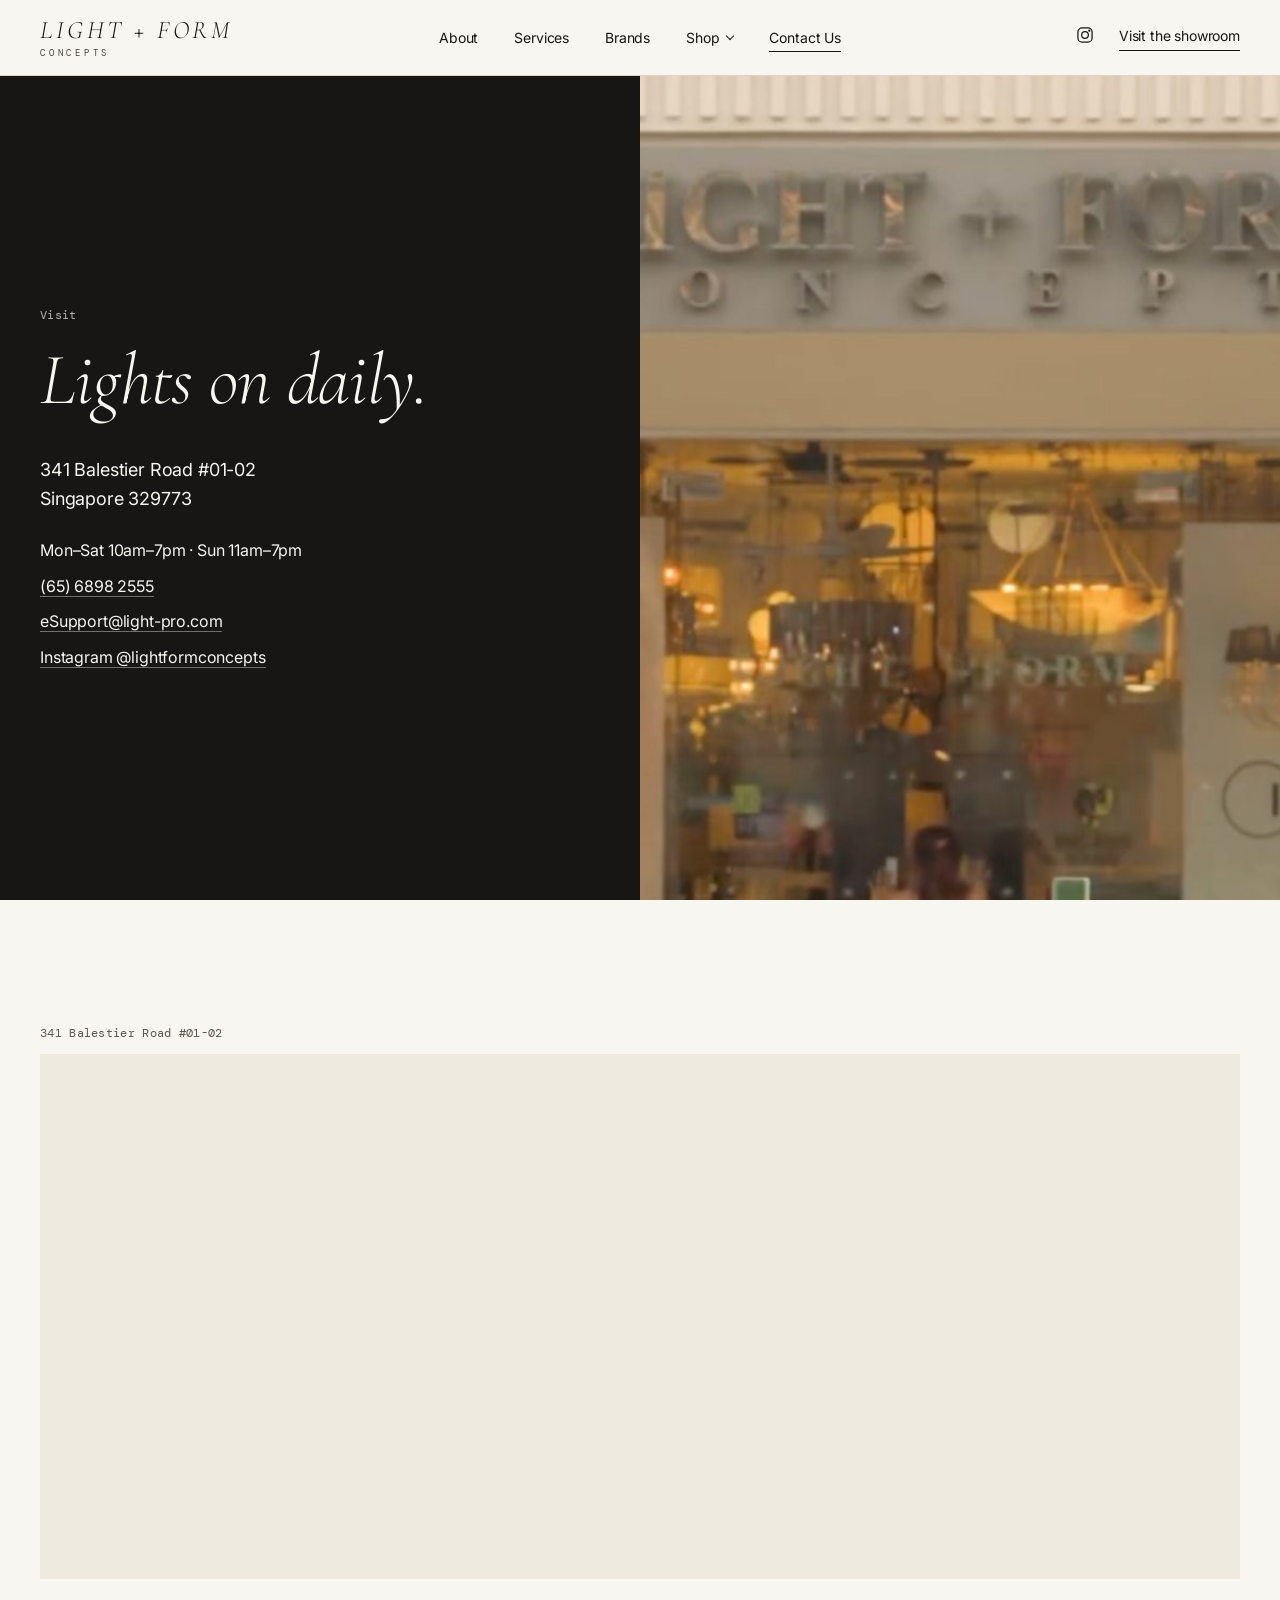
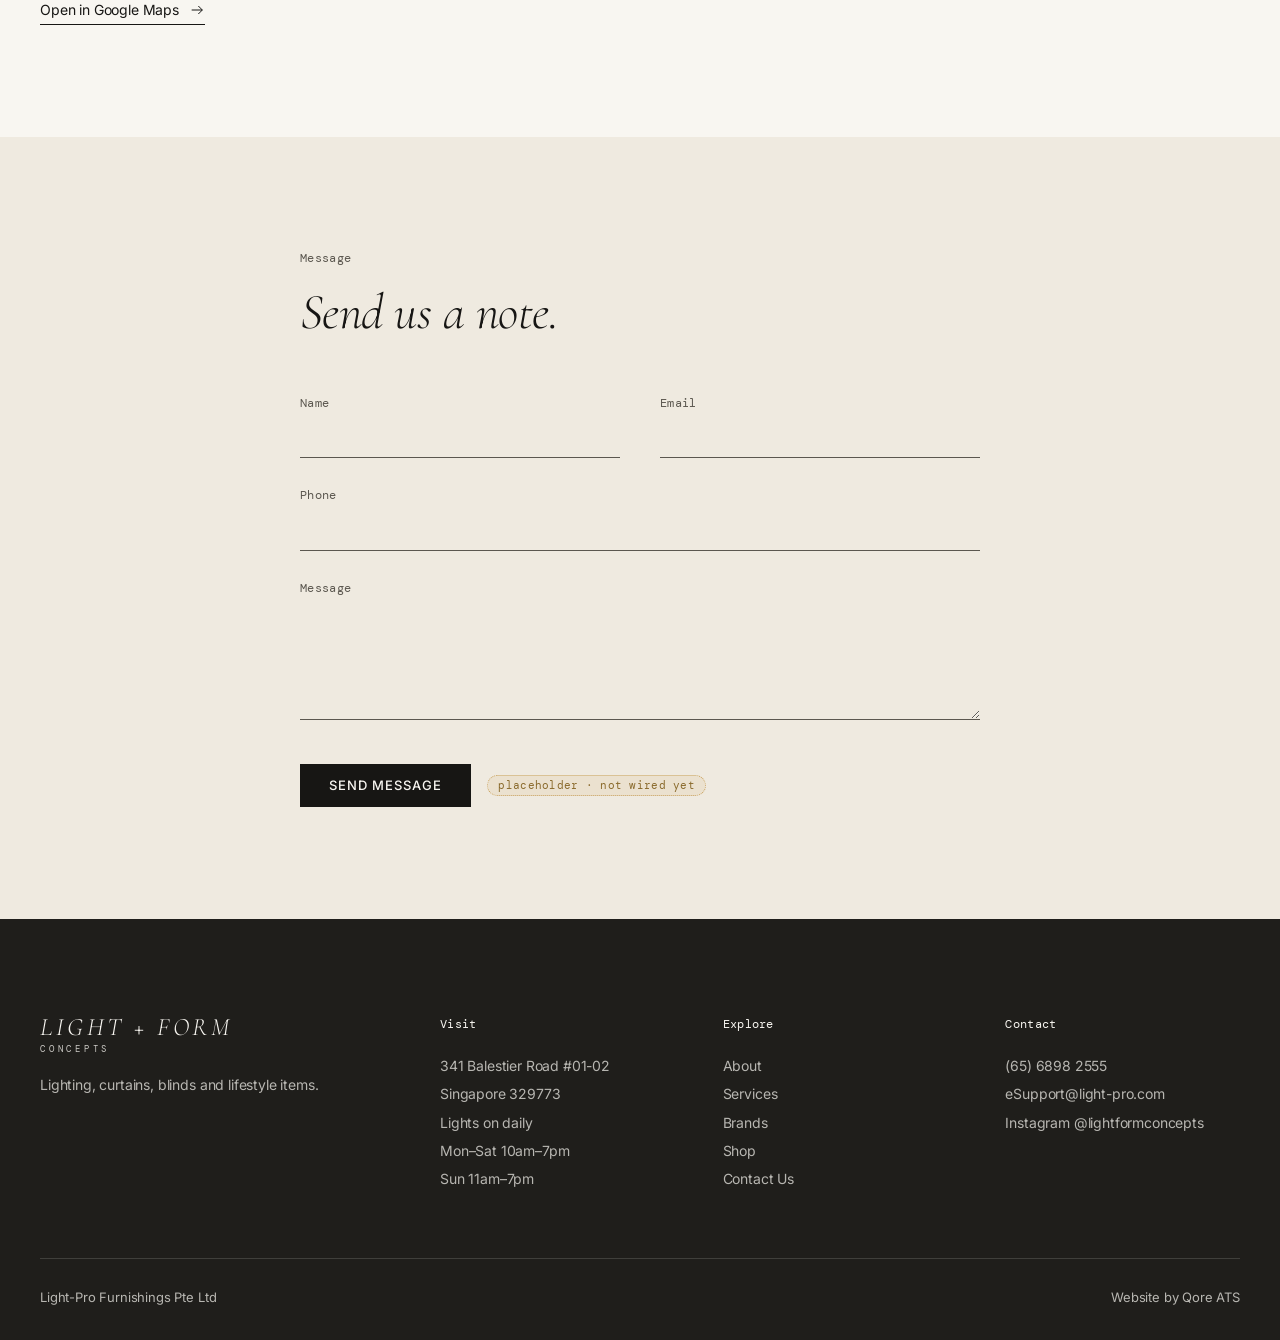
<file: v2/contact.html>
<!doctype html>
<html lang="en">
<head>
<meta charset="utf-8">
<meta name="viewport" content="width=device-width,initial-scale=1">
<title>Contact &mdash; Light + Form Concepts</title>
<meta name="description" content="Visit Light + Form Concepts at 341 Balestier Road #01-02, Singapore. Mon-Sat 10am-7pm, Sun 11am-7pm.">
<link rel="icon" href="data:,">
<link rel="stylesheet" href="../css/tokens.css">
<link rel="stylesheet" href="../css/fonts-v2.css">
<link rel="stylesheet" href="../css/base.css">
<link rel="stylesheet" href="../css/components.css">
<link rel="stylesheet" href="../css/pages-b.css">
<script src="../js/site.js"></script>
</head>
<body>
<a class="skip" href="#main">Skip to content</a>
<header class="site-header">
  <div class="container header-in">
    <a class="logo" href="index.html" aria-label="Light + Form Concepts, home"><span class="logo-main">LIGHT + FORM</span><span class="logo-sub">CONCEPTS</span></a>
    <nav class="nav" aria-label="Primary">
      <a href="about.html">About</a>
      <a href="services.html">Services</a>
      <a href="brands.html">Brands</a>
      <div class="has-mega">
        <button class="mega-trigger" type="button" aria-expanded="false" aria-controls="mega">Shop <span class="chev" aria-hidden="true"></span></button>
        <div class="mega" id="mega">
          <div class="mega-in">
            <div class="mega-col"><a class="mega-head mono" href="shop.html#by-brand">Shop by brands</a><ul><li><a href="brands.html#david-trubridge">David Trubridge</a></li><li><a href="brands.html#innolux">Innolux</a></li><li><a href="brands.html#possoni">Possoni</a></li><li><a href="brands.html#innermost">Innermost</a></li><li><a href="brands.html#siru">Siru</a></li><li><a href="brands.html#swarovski-lighting">Swarovski Lighting</a></li></ul></div>
            <div class="mega-col"><a class="mega-head mono" href="shop.html#by-collection">Shop by collections</a><ul><li><a href="shop.html#by-collection">Ceiling Light</a></li><li><a href="shop.html#by-collection">Down Light</a></li><li><a href="shop.html#by-collection">Hanging Light</a></li><li><a href="shop.html#by-collection">Magnetic Track Light</a></li><li><a href="shop.html#by-collection">Outdoor Light</a></li><li><a href="shop.html#by-collection">Standing Light</a></li><li><a href="shop.html#by-collection">Table Light</a></li><li><a href="shop.html#by-collection">Furniture</a></li><li><a href="shop.html#by-collection">Home Accessory</a></li><li><a href="shop.html#by-collection">Haiku Fan</a></li></ul></div>
            <div class="mega-col"><a class="mega-head mono" href="shop.html#by-product">Shop by products</a><ul><li><a href="product.html">Coral 400</a></li><li><a href="shop.html#by-product">Coral 600</a></li><li><a href="shop.html#by-product">Ebb</a></li><li><a href="shop.html#by-product">Bulbo</a></li><li><a href="shop.html#by-product">Alma</a></li><li><a href="shop.html#by-product">All 15 products</a></li></ul></div>
            <a class="mega-tile" href="shop.html#by-product"><div class="lamp" style="--lx:50%;--ly:30%"><img src="../assets/img/innolux-bulbo.jpg" alt="Innolux Bulbo pendant lamp" width="700" height="800" loading="lazy"></div><span class="mono">Bulbo &middot; Innolux</span></a>
          </div>
        </div>
      </div>
      <a href="contact.html" aria-current="page">Contact Us</a>
    </nav>
    <div class="header-r">
      <a class="ig-link" href="https://www.instagram.com/lightformconcepts/" aria-label="Light + Form Concepts on Instagram" rel="noopener"><span class="ico ico-ig" aria-hidden="true"></span></a>
      <a class="visit" href="contact.html">Visit the showroom</a>
      <button class="menu-btn" type="button" aria-label="Open menu" aria-expanded="false" aria-controls="drawer"><span class="ico ico-menu" aria-hidden="true"></span></button>
    </div>
  </div>
</header>
<div class="dim" aria-hidden="true"></div>
<div class="drawer" id="drawer" role="dialog" aria-modal="true" aria-label="Menu">
  <div class="drawer-top"><a class="logo" href="index.html" aria-label="Light + Form Concepts, home"><span class="logo-main">LIGHT + FORM</span><span class="logo-sub">CONCEPTS</span></a><button class="drawer-close" type="button" aria-label="Close menu"><span class="ico ico-close" aria-hidden="true"></span></button></div>
  <ul class="drawer-list">
    <li style="--i:0"><a href="about.html">About</a></li>
    <li style="--i:1"><a href="services.html">Services</a></li>
    <li style="--i:2"><a href="brands.html">Brands</a></li>
    <li><span class="drawer-label" style="--i:3">Shop</span>
      <ul class="sub"><li style="--i:4"><a href="shop.html#by-brand">Shop by brands</a></li><li style="--i:5"><a href="shop.html#by-collection">Shop by collections</a></li><li style="--i:6"><a href="shop.html#by-product">Shop by products</a></li></ul></li>
    <li style="--i:7"><a href="contact.html">Contact Us</a></li>
  </ul>
  <div class="drawer-meta mono" style="--i:8"><a href="contact.html">Visit the showroom</a><a href="https://www.instagram.com/lightformconcepts/" rel="noopener">Instagram</a></div>
</div>
<main id="main">
  <section class="visit-split" aria-labelledby="ct-h">
    <div class="visit-panel reveal">
      <span class="eyebrow">Visit</span>
      <h1 id="ct-h">Lights on daily.</h1>
      <address>341 Balestier Road #01-02<br>Singapore 329773</address>
      <ul>
        <li>Mon&ndash;Sat 10am&ndash;7pm &middot; Sun 11am&ndash;7pm</li>
        <li><a href="tel:+6568982555">(65) 6898 2555</a></li>
        <li><a href="mailto:eSupport@light-pro.com">eSupport@light-pro.com</a></li>
        <li><a href="https://www.instagram.com/lightformconcepts/" rel="noopener">Instagram @lightformconcepts</a></li>
      </ul>
    </div>
    <div class="visit-photo"><img src="../assets/img/hero-storefront.jpg" alt="The Light + Form Concepts storefront on Balestier Road" width="1600" height="774"></div>
  </section>

  <section class="section" aria-label="Map">
    <div class="container reveal">
      <span class="mono cap">341 Balestier Road #01-02</span><div class="map"><iframe title="Map: 341 Balestier Road, Singapore" loading="eager" src="https://www.openstreetmap.org/export/embed.html?bbox=103.8482,1.3222,103.8542,1.3262&amp;layer=mapnik&amp;marker=1.3241832,103.8511996"></iframe></div>
      <div class="map-bar"><a class="link-arrow" href="https://maps.google.com/?q=341+Balestier+Road+%2301-02+Singapore+329773" rel="noopener">Open in Google Maps <span class="ico ico-arrow" aria-hidden="true"></span></a></div>
    </div>
  </section>

  <section class="section band" aria-labelledby="msg-h">
    <div class="container form-wrap">
      <div class="sec-head reveal"><span class="eyebrow">Message</span><h2 id="msg-h">Send us a note.</h2></div>
      <form class="reveal" onsubmit="return false">
        <div class="f-grid">
          <label class="f-row"><span class="mono">Name</span><input type="text" name="name" autocomplete="name"></label>
          <label class="f-row"><span class="mono">Email</span><input type="email" name="email" autocomplete="email"></label>
          <label class="f-row wide"><span class="mono">Phone</span><input type="tel" name="phone" autocomplete="tel"></label>
          <label class="f-row wide"><span class="mono">Message</span><textarea name="message" rows="4"></textarea></label>
        </div>
        <div class="f-act"><button class="btn btn-primary" type="button">Send message</button><span class="ph">placeholder &middot; not wired yet</span></div>
      </form>
    </div>
  </section>
</main>
<footer class="site-footer">
  <div class="container">
    <div class="foot-grid">
      <div class="foot-brand"><a class="logo" href="index.html"><span class="logo-main">LIGHT + FORM</span><span class="logo-sub">CONCEPTS</span></a><p>Lighting, curtains, blinds and lifestyle items.</p></div>
      <div class="foot-col"><h4>Visit</h4><ul><li>341 Balestier Road #01-02</li><li>Singapore 329773</li><li>Lights on daily</li><li>Mon&ndash;Sat 10am&ndash;7pm</li><li>Sun 11am&ndash;7pm</li></ul></div>
      <div class="foot-col"><h4>Explore</h4><ul><li><a href="about.html">About</a></li><li><a href="services.html">Services</a></li><li><a href="brands.html">Brands</a></li><li><a href="shop.html">Shop</a></li><li><a href="contact.html">Contact Us</a></li></ul></div>
      <div class="foot-col"><h4>Contact</h4><ul><li><a href="tel:+6568982555">(65) 6898 2555</a></li><li><a href="mailto:eSupport@light-pro.com">eSupport@light-pro.com</a></li><li><a href="https://www.instagram.com/lightformconcepts/" rel="noopener">Instagram @lightformconcepts</a></li></ul></div>
    </div>
    <div class="foot-bottom"><span>Light-Pro Furnishings Pte Ltd</span><span class="small">Website by Qore ATS</span></div>
  </div>
</footer>
</body>
</html>
</file>
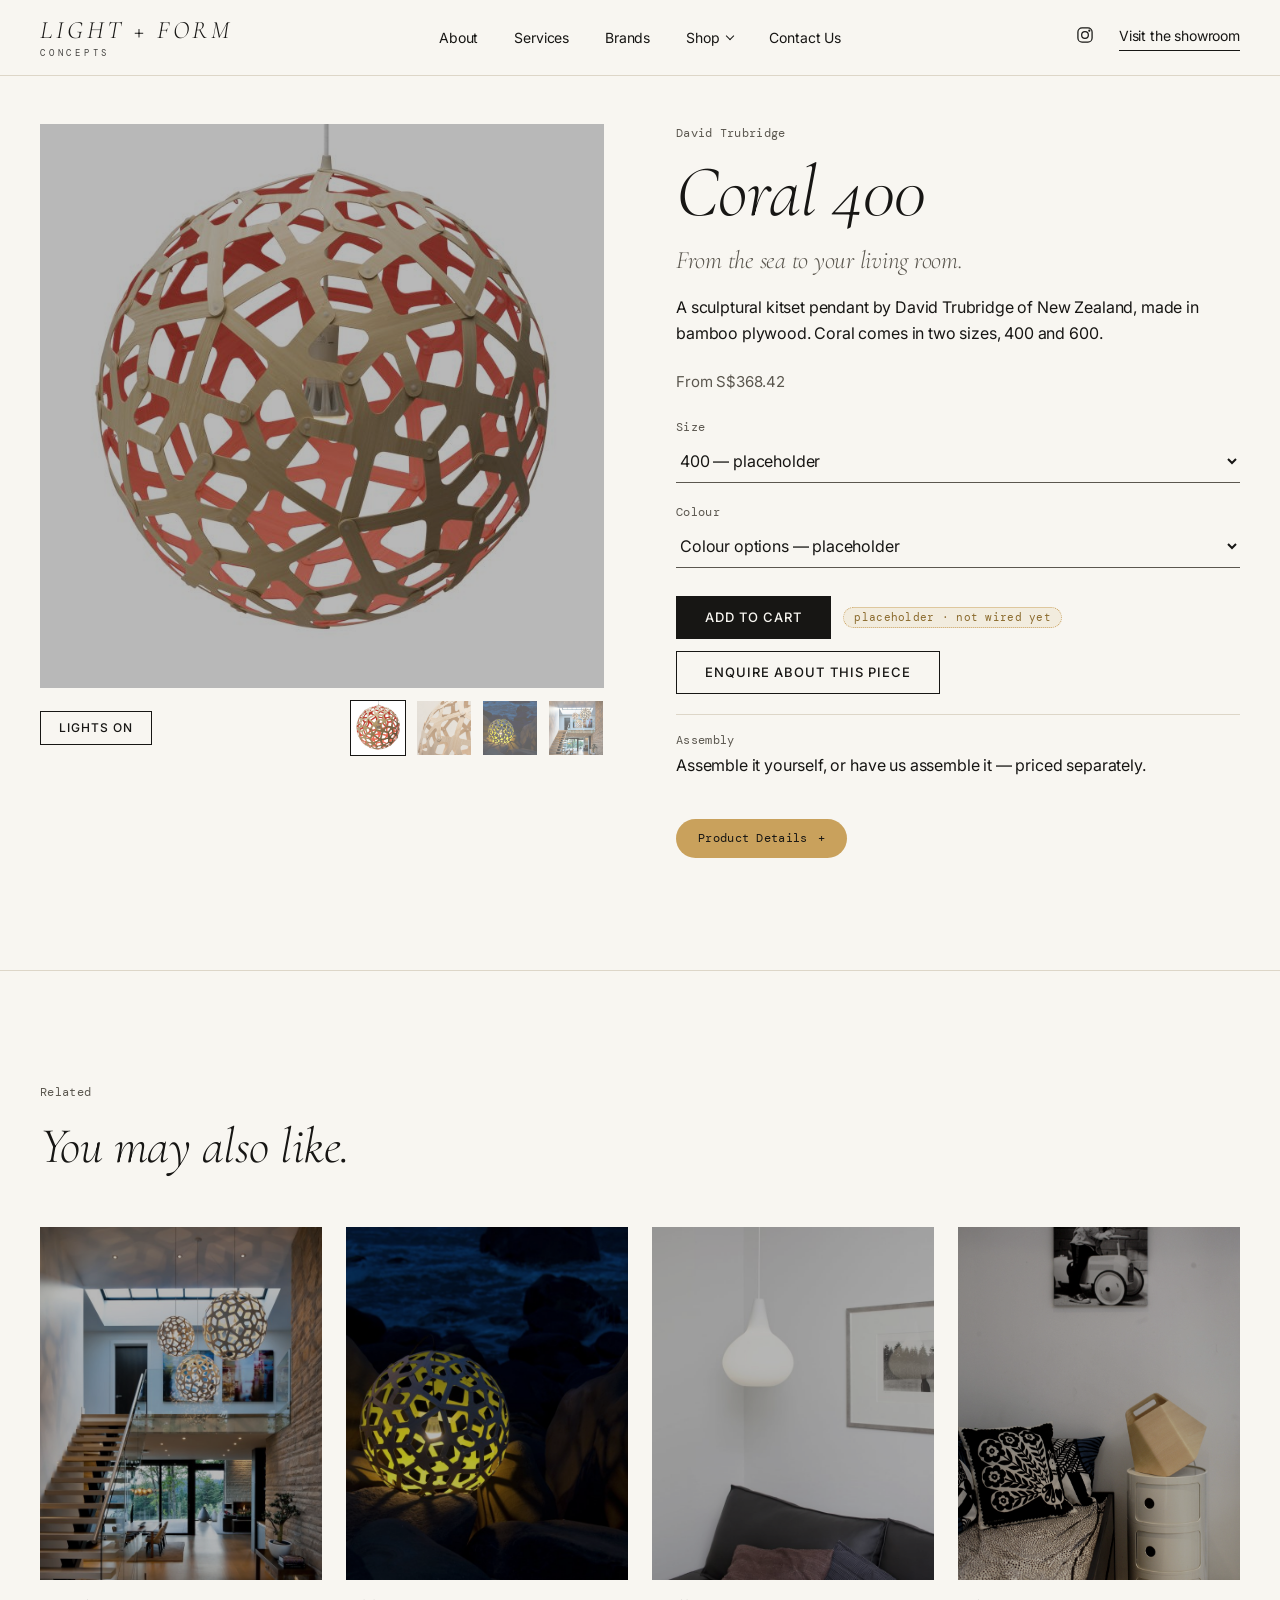
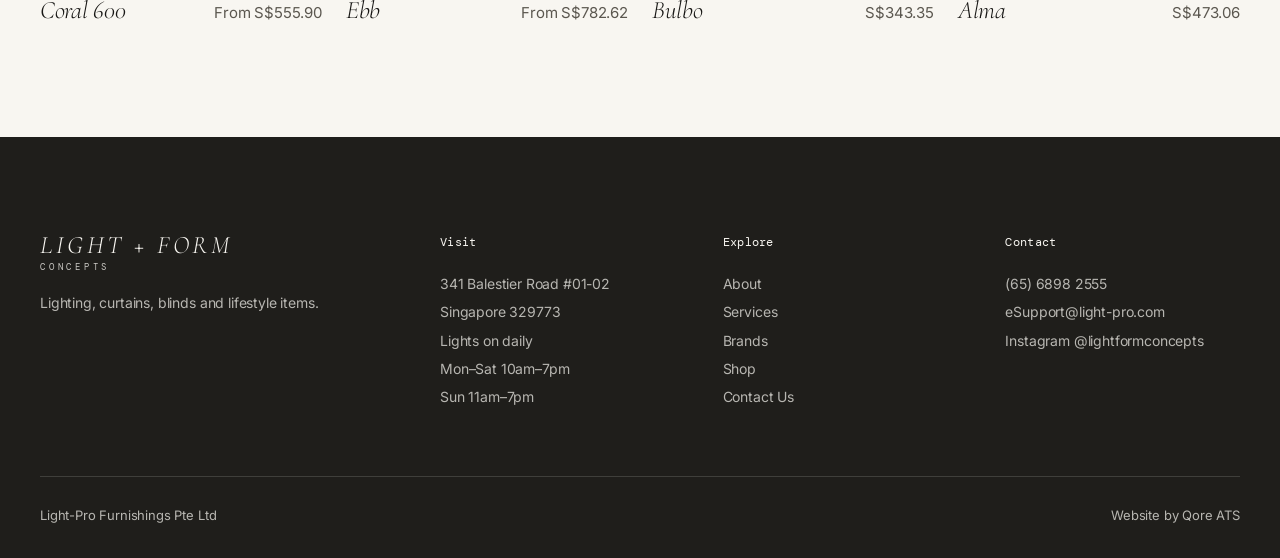
<file: v2/product.html>
<!doctype html>
<html lang="en">
<head>
<meta charset="utf-8">
<meta name="viewport" content="width=device-width,initial-scale=1">
<title>Coral 400 by David Trubridge &mdash; Light + Form Concepts</title>
<meta name="description" content="Coral 400 by David Trubridge, a sculptural kitset pendant, from S$368.42 at Light + Form Concepts, Balestier Road.">
<link rel="icon" href="data:,">
<link rel="stylesheet" href="../css/tokens.css">
<link rel="stylesheet" href="../css/fonts-v2.css">
<link rel="stylesheet" href="../css/base.css">
<link rel="stylesheet" href="../css/components.css">
<script src="../js/site.js"></script>
</head>
<body>
<a class="skip" href="#main">Skip to content</a>
<header class="site-header">
  <div class="container header-in">
    <a class="logo" href="index.html" aria-label="Light + Form Concepts, home"><span class="logo-main">LIGHT + FORM</span><span class="logo-sub">CONCEPTS</span></a>
    <nav class="nav" aria-label="Primary">
      <a href="about.html">About</a>
      <a href="services.html">Services</a>
      <a href="brands.html">Brands</a>
      <div class="has-mega">
        <button class="mega-trigger" type="button" aria-expanded="false" aria-controls="mega">Shop <span class="chev" aria-hidden="true"></span></button>
        <div class="mega" id="mega">
          <div class="mega-in">
            <div class="mega-col"><a class="mega-head mono" href="shop.html#by-brand">Shop by brands</a><ul><li><a href="brands.html#david-trubridge">David Trubridge</a></li><li><a href="brands.html#innolux">Innolux</a></li><li><a href="brands.html#possoni">Possoni</a></li><li><a href="brands.html#innermost">Innermost</a></li><li><a href="brands.html#siru">Siru</a></li><li><a href="brands.html#swarovski-lighting">Swarovski Lighting</a></li></ul></div>
            <div class="mega-col"><a class="mega-head mono" href="shop.html#by-collection">Shop by collections</a><ul><li><a href="shop.html#by-collection">Ceiling Light</a></li><li><a href="shop.html#by-collection">Down Light</a></li><li><a href="shop.html#by-collection">Hanging Light</a></li><li><a href="shop.html#by-collection">Magnetic Track Light</a></li><li><a href="shop.html#by-collection">Outdoor Light</a></li><li><a href="shop.html#by-collection">Standing Light</a></li><li><a href="shop.html#by-collection">Table Light</a></li><li><a href="shop.html#by-collection">Furniture</a></li><li><a href="shop.html#by-collection">Home Accessory</a></li><li><a href="shop.html#by-collection">Haiku Fan</a></li></ul></div>
            <div class="mega-col"><a class="mega-head mono" href="shop.html#by-product">Shop by products</a><ul><li><a href="product.html">Coral 400</a></li><li><a href="shop.html#by-product">Coral 600</a></li><li><a href="shop.html#by-product">Ebb</a></li><li><a href="shop.html#by-product">Bulbo</a></li><li><a href="shop.html#by-product">Alma</a></li><li><a href="shop.html#by-product">All 15 products</a></li></ul></div>
            <a class="mega-tile" href="shop.html#by-product"><div class="lamp" style="--lx:50%;--ly:30%"><img src="../assets/img/innolux-bulbo.jpg" alt="Innolux Bulbo pendant lamp" width="700" height="800" loading="lazy"></div><span class="mono">Bulbo &middot; Innolux</span></a>
          </div>
        </div>
      </div>
      <a href="contact.html">Contact Us</a>
    </nav>
    <div class="header-r">
      <a class="ig-link" href="https://www.instagram.com/lightformconcepts/" aria-label="Light + Form Concepts on Instagram" rel="noopener"><span class="ico ico-ig" aria-hidden="true"></span></a>
      <a class="visit" href="contact.html">Visit the showroom</a>
      <button class="menu-btn" type="button" aria-label="Open menu" aria-expanded="false" aria-controls="drawer"><span class="ico ico-menu" aria-hidden="true"></span></button>
    </div>
  </div>
</header>
<div class="dim" aria-hidden="true"></div>
<div class="drawer" id="drawer" role="dialog" aria-modal="true" aria-label="Menu">
  <div class="drawer-top"><a class="logo" href="index.html" aria-label="Light + Form Concepts, home"><span class="logo-main">LIGHT + FORM</span><span class="logo-sub">CONCEPTS</span></a><button class="drawer-close" type="button" aria-label="Close menu"><span class="ico ico-close" aria-hidden="true"></span></button></div>
  <ul class="drawer-list">
    <li style="--i:0"><a href="about.html">About</a></li>
    <li style="--i:1"><a href="services.html">Services</a></li>
    <li style="--i:2"><a href="brands.html">Brands</a></li>
    <li><span class="drawer-label" style="--i:3">Shop</span>
      <ul class="sub"><li style="--i:4"><a href="shop.html#by-brand">Shop by brands</a></li><li style="--i:5"><a href="shop.html#by-collection">Shop by collections</a></li><li style="--i:6"><a href="shop.html#by-product">Shop by products</a></li></ul></li>
    <li style="--i:7"><a href="contact.html">Contact Us</a></li>
  </ul>
  <div class="drawer-meta mono" style="--i:8"><a href="contact.html">Visit the showroom</a><a href="https://www.instagram.com/lightformconcepts/" rel="noopener">Instagram</a></div>
</div>
<main id="main">
  <div class="container">
    <div class="pdp">
      <div class="pdp-gallery">
        <div class="lamp g-slide is-active" style="--lx:50%;--ly:42%"><img src="../assets/img/trubridge-coral-red.jpg" alt="Coral 400 pendant in red" width="700" height="800" loading="lazy"></div>
        <div class="lamp g-slide" style="--lx:50%;--ly:42%"><img src="../assets/img/trubridge-coral-natural-closeup.jpg" alt="Close-up of the Coral pendant in natural bamboo plywood" width="700" height="800" loading="lazy"></div>
        <div class="lamp g-slide" style="--lx:50%;--ly:42%"><img src="../assets/img/trubridge-coral-in-nature.jpg" alt="Coral pendant hung in a natural setting" width="700" height="800" loading="lazy"></div>
        <div class="lamp g-slide" style="--lx:50%;--ly:42%"><img src="../assets/img/trubridge-corals-residence.jpg" alt="Coral pendants in a residence" width="700" height="800" loading="lazy"></div>
        <div class="g-bar">
          <button class="btn btn-ghost btn-sm" type="button" data-lights aria-pressed="false">Lights on</button>
          <div class="g-thumbs">
          <button type="button" data-thumb aria-label="View image 1" aria-current="true"><img src="../assets/img/trubridge-coral-red.jpg" alt="" width="56" height="56" loading="lazy"></button>
          <button type="button" data-thumb aria-label="View image 2" aria-current="false"><img src="../assets/img/trubridge-coral-natural-closeup.jpg" alt="" width="56" height="56" loading="lazy"></button>
          <button type="button" data-thumb aria-label="View image 3" aria-current="false"><img src="../assets/img/trubridge-coral-in-nature.jpg" alt="" width="56" height="56" loading="lazy"></button>
          <button type="button" data-thumb aria-label="View image 4" aria-current="false"><img src="../assets/img/trubridge-corals-residence.jpg" alt="" width="56" height="56" loading="lazy"></button>
          </div>
        </div>
      </div>
      <div class="pdp-buy">
        <span class="eyebrow">David Trubridge</span>
        <h1>Coral 400</h1>
        <p class="tagline">From the sea to your living room.</p>
        <p class="body">A sculptural kitset pendant by David Trubridge of New Zealand, made in bamboo plywood. Coral comes in two sizes, 400 and 600.</p>
        <p class="price">From S$368.42</p>
        <label class="field"><span class="mono">Size</span><select name="size"><option class="ph">400 &mdash; placeholder</option><option class="ph">600 &mdash; placeholder</option></select></label>
        <label class="field"><span class="mono">Colour</span><select name="colour"><option class="ph">Colour options &mdash; placeholder</option></select></label>
        <div class="buy-actions">
          <button class="btn btn-primary" type="button" aria-describedby="cart-ph">Add to cart</button>
          <span class="ph" id="cart-ph">placeholder &middot; not wired yet</span>
          <a class="btn btn-ghost" href="contact.html">Enquire about this piece</a>
        </div>
        <div class="note"><span class="mono">Assembly</span>Assemble it yourself, or have us assemble it &mdash; priced separately.</div>
        <details class="specs">
          <summary>Product Details</summary>
          <table class="spec"><tbody><tr><th scope="row">Wattage</th><td><span class="ph">to be confirmed</span></td></tr><tr><th scope="row">Colour temperature</th><td><span class="ph">to be confirmed</span></td></tr><tr><th scope="row">CRI</th><td><span class="ph">to be confirmed</span></td></tr><tr><th scope="row">Lumens</th><td><span class="ph">to be confirmed</span></td></tr><tr><th scope="row">Dimming</th><td><span class="ph">to be confirmed</span></td></tr><tr><th scope="row">Material</th><td><span class="ph">to be confirmed</span></td></tr><tr><th scope="row">Dimensions</th><td><span class="ph">to be confirmed</span></td></tr></tbody></table>
        </details>
      </div>
    </div>
  </div>
  <section class="related" aria-labelledby="rel-h">
    <div class="container">
      <div class="sec-head reveal"><span class="eyebrow">Related</span><h2 id="rel-h">You may also like.</h2></div>
      <div class="grid-4">
        <a class="tile reveal" style="--d:0.0s" href="product.html"><div class="lamp" style="--lx:50%;--ly:42%"><img src="../assets/img/trubridge-corals-residence.jpg" alt="Coral 600 pendants in a residence" loading="lazy"></div><div class="tile-row"><h3 class="tile-name">Coral 600</h3><span class="tile-price">From S$555.90</span></div></a>
        <a class="tile reveal" style="--d:0.08s" href="product.html"><div class="lamp" style="--lx:50%;--ly:42%"><img src="../assets/img/trubridge-coral-in-nature.jpg" alt="Ebb pendant in a natural setting" loading="lazy"></div><div class="tile-row"><h3 class="tile-name">Ebb</h3><span class="tile-price">From S$782.62</span></div></a>
        <a class="tile reveal" style="--d:0.16s" href="product.html"><div class="lamp" style="--lx:50%;--ly:30%"><img src="../assets/img/innolux-bulbo-interior.jpg" alt="Innolux Bulbo pendant" loading="lazy"></div><div class="tile-row"><h3 class="tile-name">Bulbo</h3><span class="tile-price">S$343.35</span></div></a>
        <a class="tile reveal" style="--d:0.24s" href="product.html"><div class="lamp" style="--lx:50%;--ly:40%"><img src="../assets/img/innolux-alma-table.jpg" alt="Innolux Alma table lamp" loading="lazy"></div><div class="tile-row"><h3 class="tile-name">Alma</h3><span class="tile-price">S$473.06</span></div></a>
      </div>
    </div>
  </section>
</main>
<footer class="site-footer">
  <div class="container">
    <div class="foot-grid">
      <div class="foot-brand"><a class="logo" href="index.html"><span class="logo-main">LIGHT + FORM</span><span class="logo-sub">CONCEPTS</span></a><p>Lighting, curtains, blinds and lifestyle items.</p></div>
      <div class="foot-col"><h4>Visit</h4><ul><li>341 Balestier Road #01-02</li><li>Singapore 329773</li><li>Lights on daily</li><li>Mon&ndash;Sat 10am&ndash;7pm</li><li>Sun 11am&ndash;7pm</li></ul></div>
      <div class="foot-col"><h4>Explore</h4><ul><li><a href="about.html">About</a></li><li><a href="services.html">Services</a></li><li><a href="brands.html">Brands</a></li><li><a href="shop.html">Shop</a></li><li><a href="contact.html">Contact Us</a></li></ul></div>
      <div class="foot-col"><h4>Contact</h4><ul><li><a href="tel:+6568982555">(65) 6898 2555</a></li><li><a href="mailto:eSupport@light-pro.com">eSupport@light-pro.com</a></li><li><a href="https://www.instagram.com/lightformconcepts/" rel="noopener">Instagram @lightformconcepts</a></li></ul></div>
    </div>
    <div class="foot-bottom"><span>Light-Pro Furnishings Pte Ltd</span><span class="small">Website by Qore ATS</span></div>
  </div>
</footer>
</body>
</html>
</file>
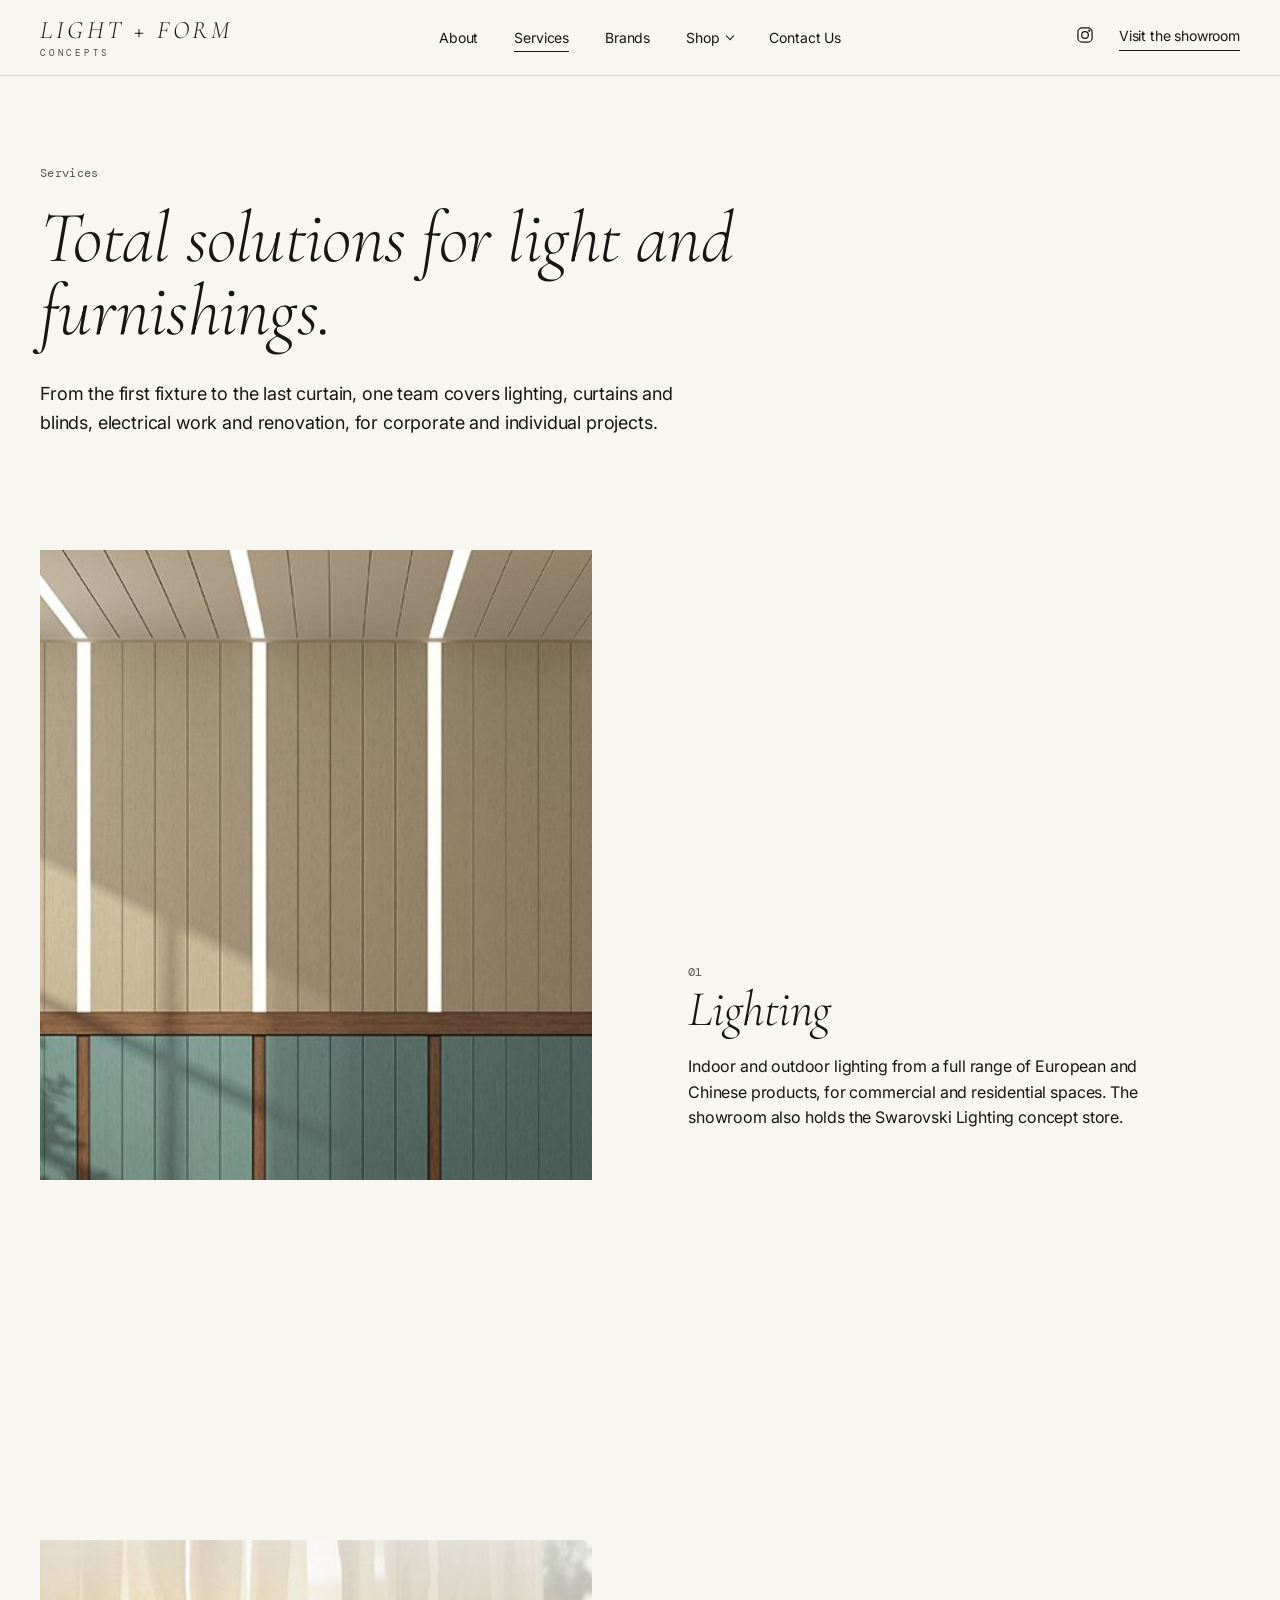
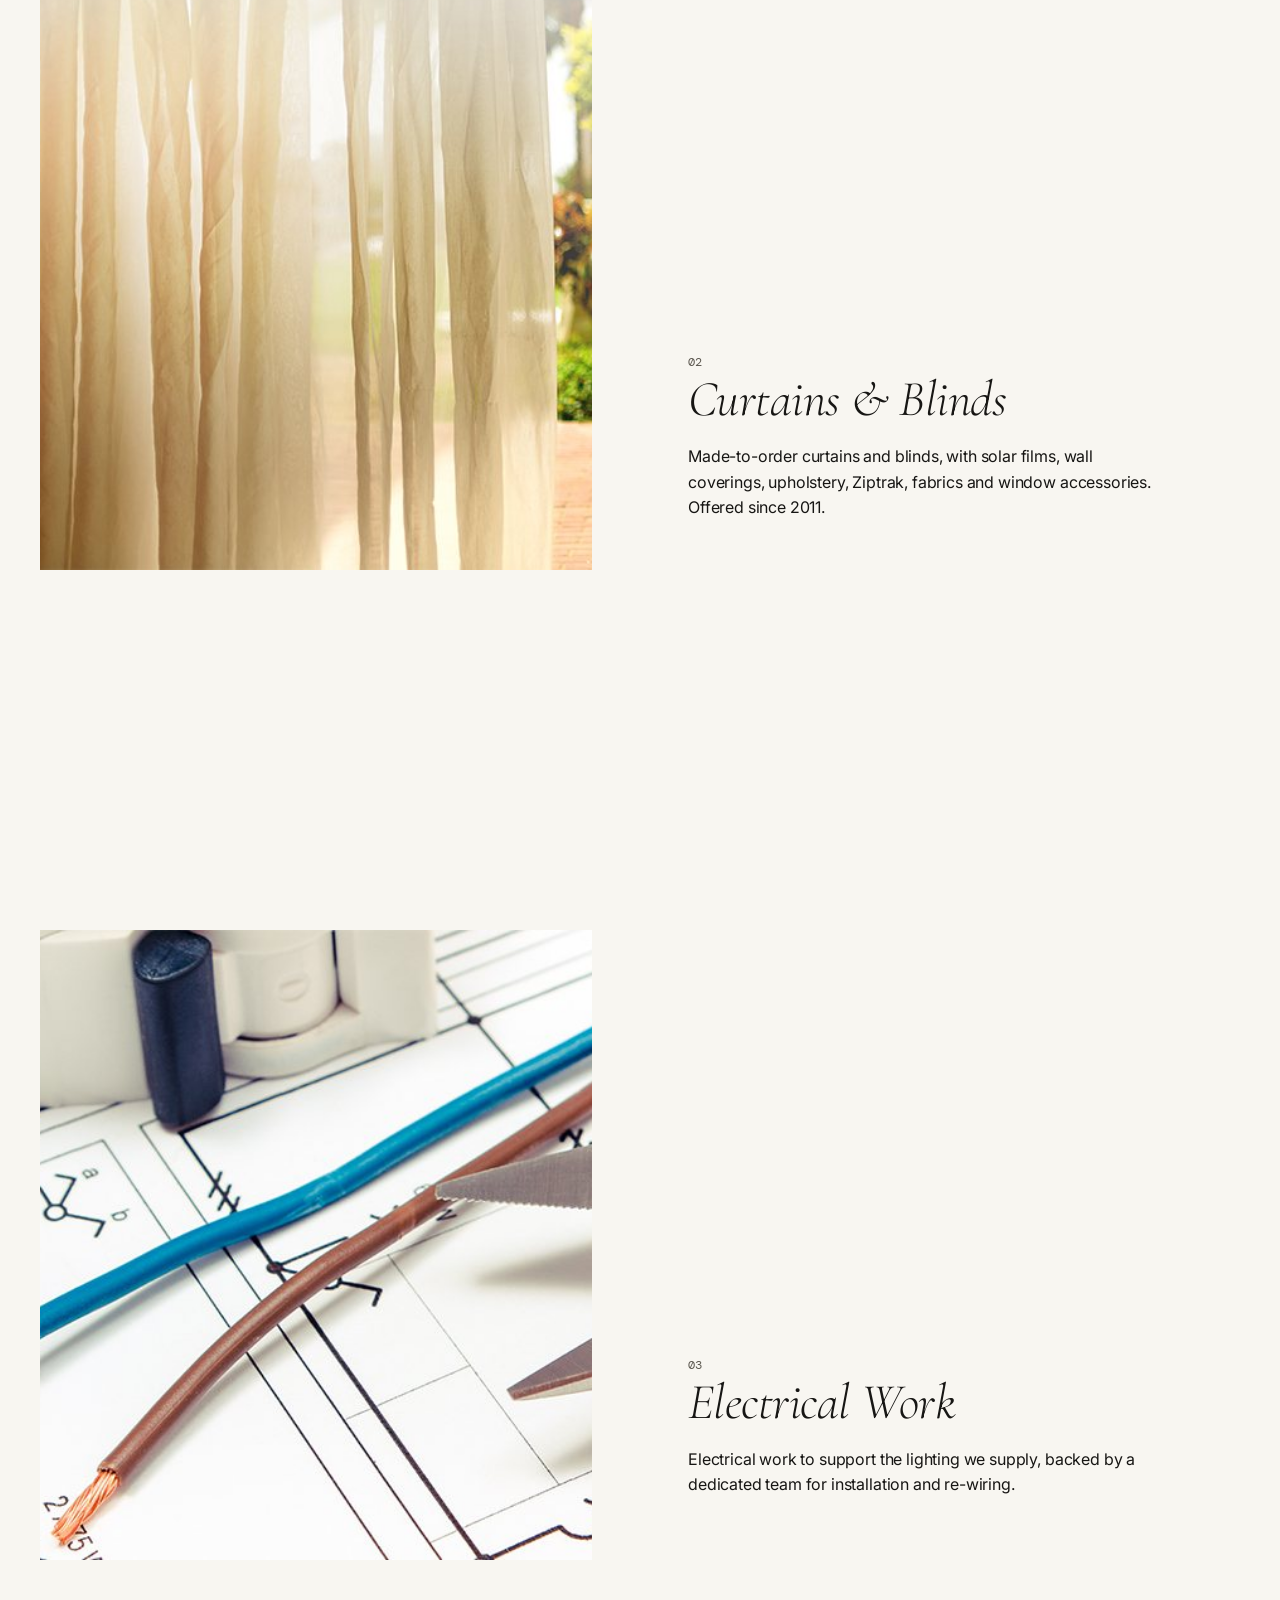
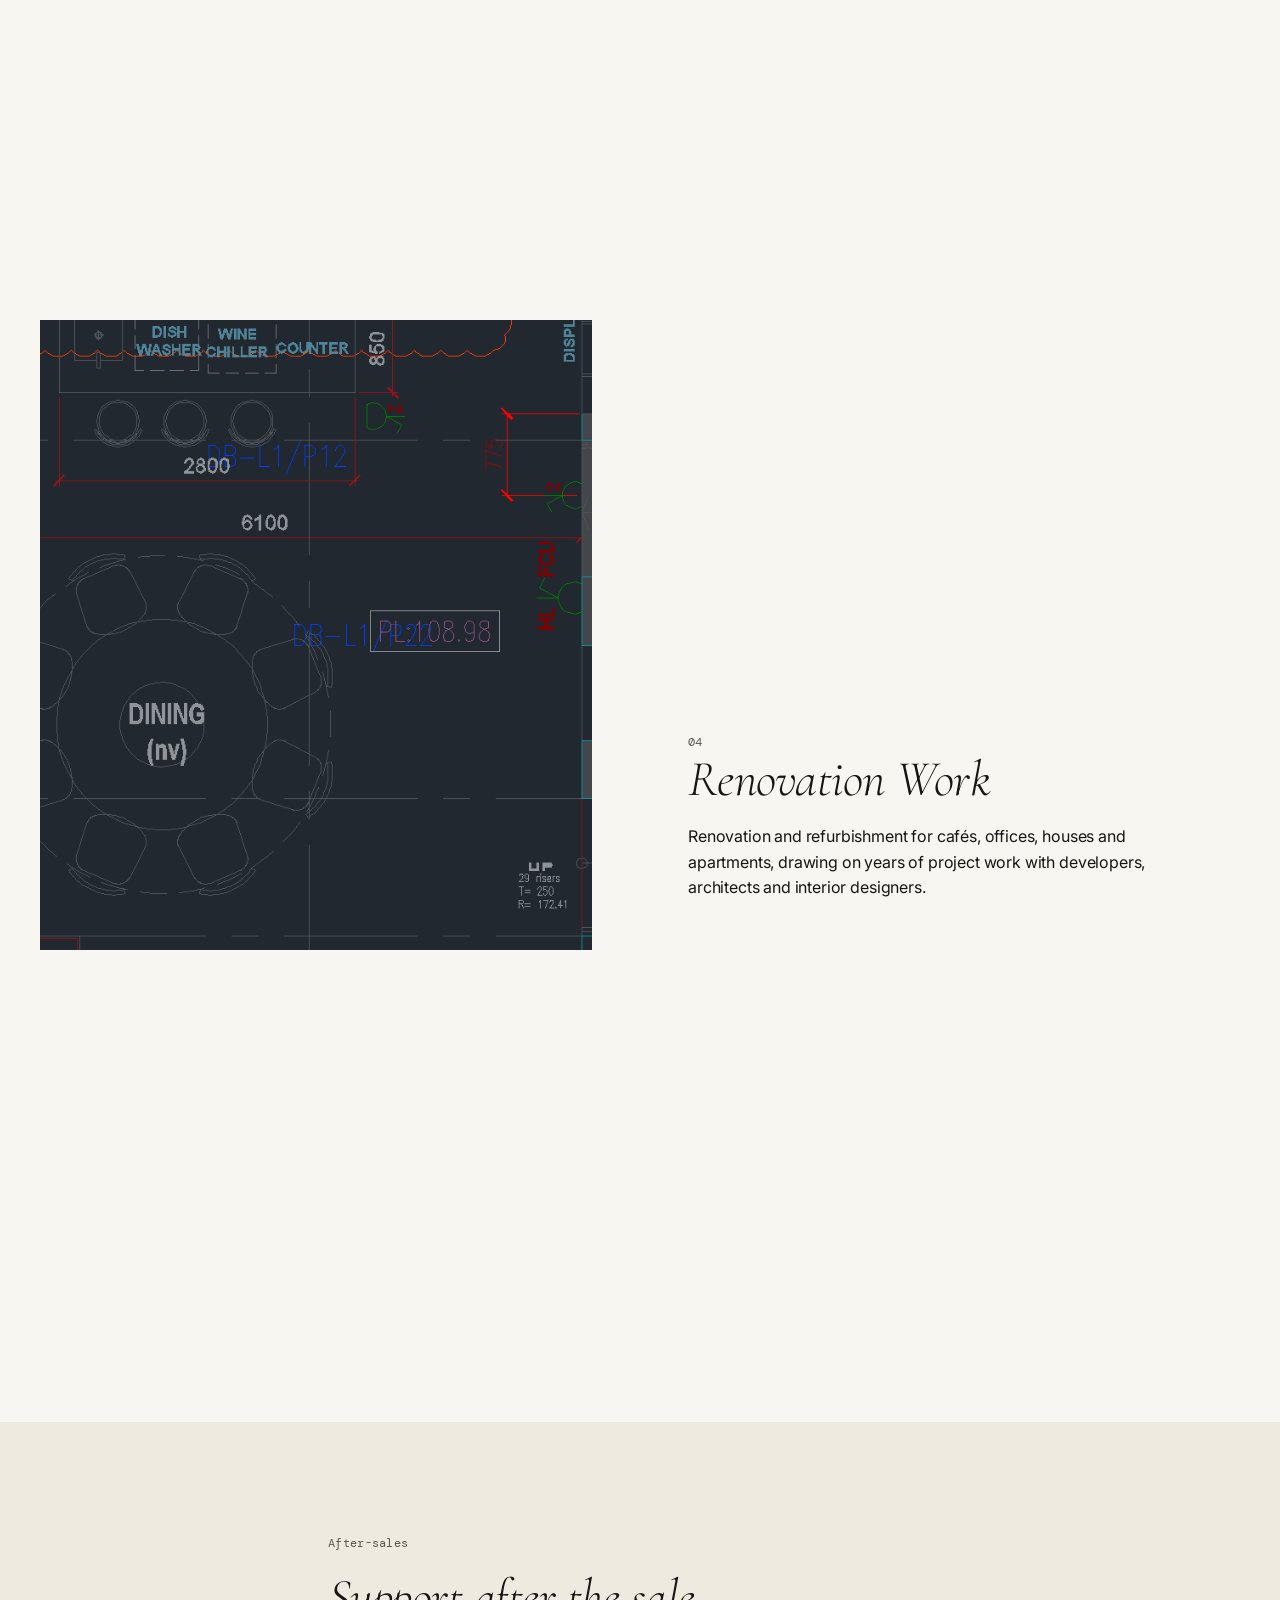
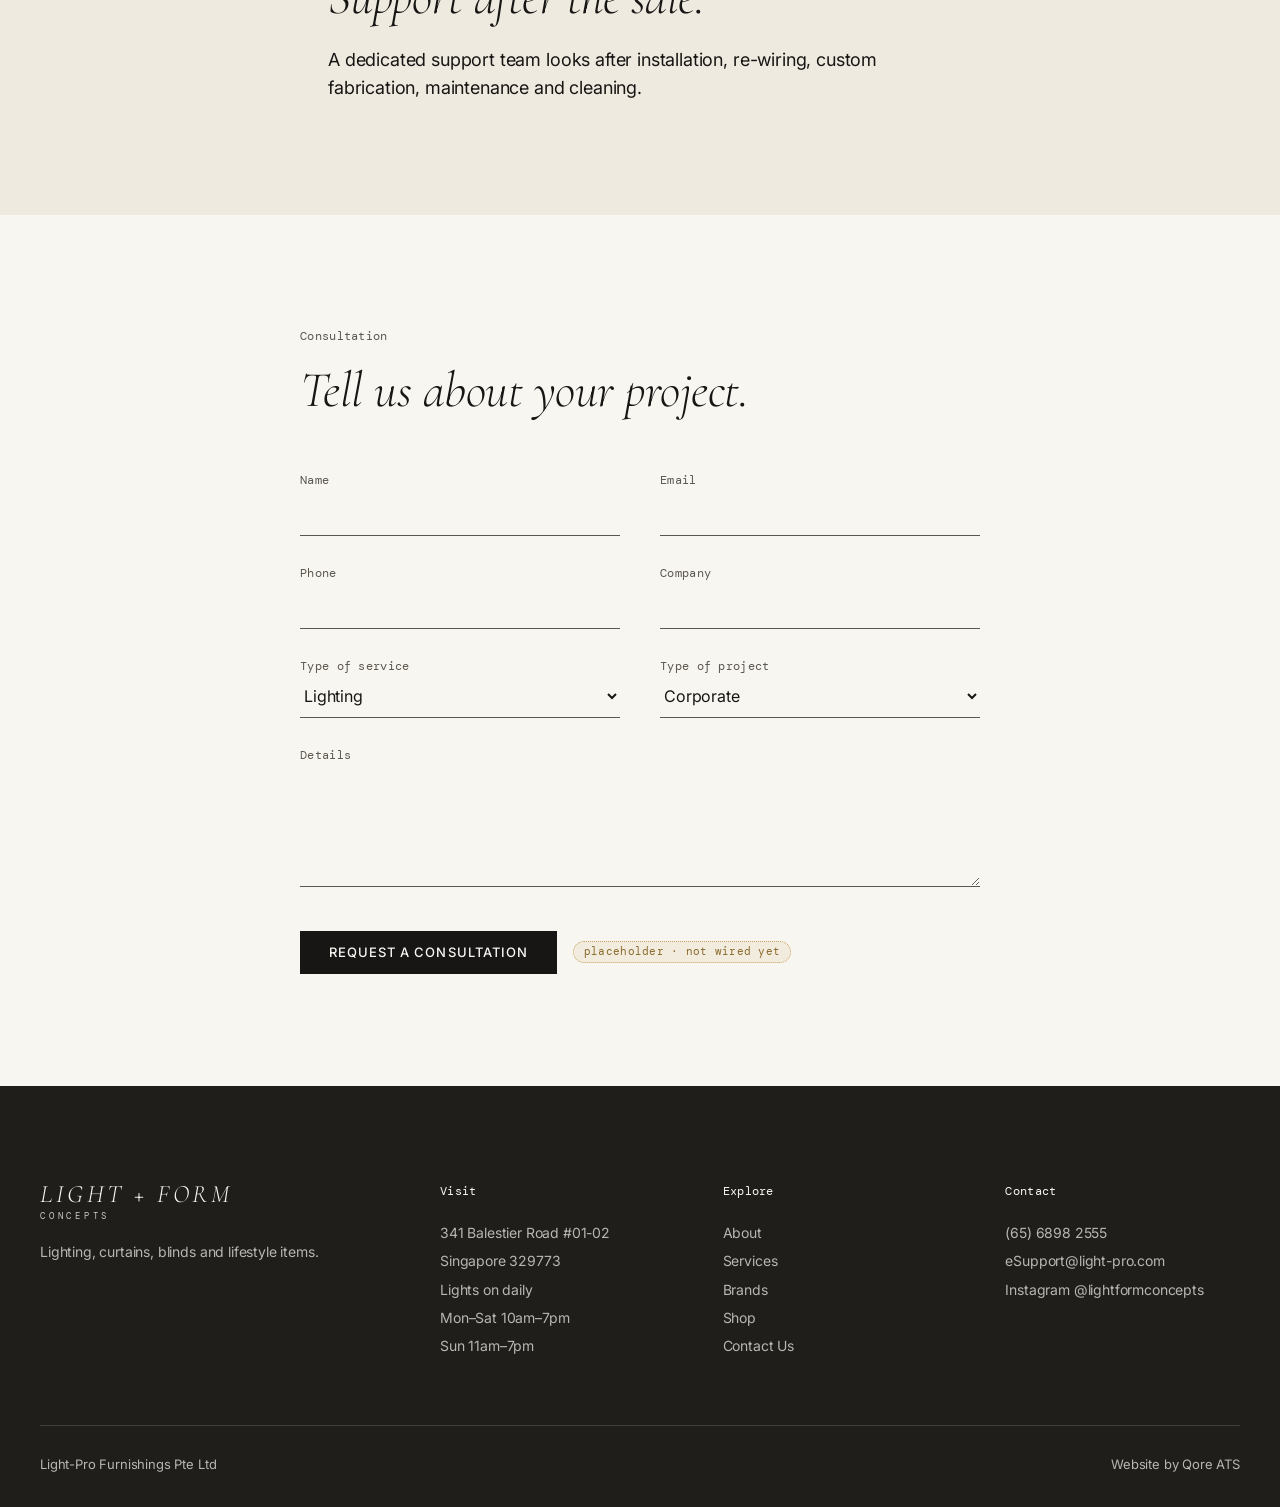
<file: v2/services.html>
<!doctype html>
<html lang="en">
<head>
<meta charset="utf-8">
<meta name="viewport" content="width=device-width,initial-scale=1">
<title>Services &mdash; Light + Form Concepts</title>
<meta name="description" content="Lighting, curtains and blinds, electrical work and renovation work, with dedicated after-sales support.">
<link rel="icon" href="data:,">
<link rel="stylesheet" href="../css/tokens.css">
<link rel="stylesheet" href="../css/fonts-v2.css">
<link rel="stylesheet" href="../css/base.css">
<link rel="stylesheet" href="../css/components.css">
<link rel="stylesheet" href="../css/pages-b.css">
<script src="../js/site.js"></script>
</head>
<body>
<a class="skip" href="#main">Skip to content</a>
<header class="site-header">
  <div class="container header-in">
    <a class="logo" href="index.html" aria-label="Light + Form Concepts, home"><span class="logo-main">LIGHT + FORM</span><span class="logo-sub">CONCEPTS</span></a>
    <nav class="nav" aria-label="Primary">
      <a href="about.html">About</a>
      <a href="services.html" aria-current="page">Services</a>
      <a href="brands.html">Brands</a>
      <div class="has-mega">
        <button class="mega-trigger" type="button" aria-expanded="false" aria-controls="mega">Shop <span class="chev" aria-hidden="true"></span></button>
        <div class="mega" id="mega">
          <div class="mega-in">
            <div class="mega-col"><a class="mega-head mono" href="shop.html#by-brand">Shop by brands</a><ul><li><a href="brands.html#david-trubridge">David Trubridge</a></li><li><a href="brands.html#innolux">Innolux</a></li><li><a href="brands.html#possoni">Possoni</a></li><li><a href="brands.html#innermost">Innermost</a></li><li><a href="brands.html#siru">Siru</a></li><li><a href="brands.html#swarovski-lighting">Swarovski Lighting</a></li></ul></div>
            <div class="mega-col"><a class="mega-head mono" href="shop.html#by-collection">Shop by collections</a><ul><li><a href="shop.html#by-collection">Ceiling Light</a></li><li><a href="shop.html#by-collection">Down Light</a></li><li><a href="shop.html#by-collection">Hanging Light</a></li><li><a href="shop.html#by-collection">Magnetic Track Light</a></li><li><a href="shop.html#by-collection">Outdoor Light</a></li><li><a href="shop.html#by-collection">Standing Light</a></li><li><a href="shop.html#by-collection">Table Light</a></li><li><a href="shop.html#by-collection">Furniture</a></li><li><a href="shop.html#by-collection">Home Accessory</a></li><li><a href="shop.html#by-collection">Haiku Fan</a></li></ul></div>
            <div class="mega-col"><a class="mega-head mono" href="shop.html#by-product">Shop by products</a><ul><li><a href="product.html">Coral 400</a></li><li><a href="shop.html#by-product">Coral 600</a></li><li><a href="shop.html#by-product">Ebb</a></li><li><a href="shop.html#by-product">Bulbo</a></li><li><a href="shop.html#by-product">Alma</a></li><li><a href="shop.html#by-product">All 15 products</a></li></ul></div>
            <a class="mega-tile" href="shop.html#by-product"><div class="lamp" style="--lx:50%;--ly:30%"><img src="../assets/img/innolux-bulbo.jpg" alt="Innolux Bulbo pendant lamp" width="700" height="800" loading="lazy"></div><span class="mono">Bulbo &middot; Innolux</span></a>
          </div>
        </div>
      </div>
      <a href="contact.html">Contact Us</a>
    </nav>
    <div class="header-r">
      <a class="ig-link" href="https://www.instagram.com/lightformconcepts/" aria-label="Light + Form Concepts on Instagram" rel="noopener"><span class="ico ico-ig" aria-hidden="true"></span></a>
      <a class="visit" href="contact.html">Visit the showroom</a>
      <button class="menu-btn" type="button" aria-label="Open menu" aria-expanded="false" aria-controls="drawer"><span class="ico ico-menu" aria-hidden="true"></span></button>
    </div>
  </div>
</header>
<div class="dim" aria-hidden="true"></div>
<div class="drawer" id="drawer" role="dialog" aria-modal="true" aria-label="Menu">
  <div class="drawer-top"><a class="logo" href="index.html" aria-label="Light + Form Concepts, home"><span class="logo-main">LIGHT + FORM</span><span class="logo-sub">CONCEPTS</span></a><button class="drawer-close" type="button" aria-label="Close menu"><span class="ico ico-close" aria-hidden="true"></span></button></div>
  <ul class="drawer-list">
    <li style="--i:0"><a href="about.html">About</a></li>
    <li style="--i:1"><a href="services.html">Services</a></li>
    <li style="--i:2"><a href="brands.html">Brands</a></li>
    <li><span class="drawer-label" style="--i:3">Shop</span>
      <ul class="sub"><li style="--i:4"><a href="shop.html#by-brand">Shop by brands</a></li><li style="--i:5"><a href="shop.html#by-collection">Shop by collections</a></li><li style="--i:6"><a href="shop.html#by-product">Shop by products</a></li></ul></li>
    <li style="--i:7"><a href="contact.html">Contact Us</a></li>
  </ul>
  <div class="drawer-meta mono" style="--i:8"><a href="contact.html">Visit the showroom</a><a href="https://www.instagram.com/lightformconcepts/" rel="noopener">Instagram</a></div>
</div>
<main id="main">
  <section class="page-hero" aria-labelledby="sv-h">
    <div class="container reveal">
      <span class="eyebrow">Services</span>
      <h1 id="sv-h">Total solutions for light and furnishings.</h1>
      <p>From the first fixture to the last curtain, one team covers lighting, curtains and blinds, electrical work and renovation, for corporate and individual projects.</p>
    </div>
  </section>

  <section class="section" aria-label="Our services">
    <div class="container sv"><article class="sv-row"><div class="sv-img"><img src="../assets/img/service-lighting.jpg" alt="Lighting" loading="lazy"></div><div class="sv-text"><span class="mono num">01</span><h2>Lighting</h2><p>Indoor and outdoor lighting from a full range of European and Chinese products, for commercial and residential spaces. The showroom also holds the Swarovski Lighting concept store.</p></div></article><article class="sv-row"><div class="sv-img"><img src="../assets/img/service-curtains.jpg" alt="Curtains &amp; Blinds" loading="lazy"></div><div class="sv-text"><span class="mono num">02</span><h2>Curtains &amp; Blinds</h2><p>Made-to-order curtains and blinds, with solar films, wall coverings, upholstery, Ziptrak, fabrics and window accessories. Offered since 2011.</p></div></article><article class="sv-row"><div class="sv-img"><img src="../assets/img/service-electrical.jpg" alt="Electrical Work" loading="lazy"></div><div class="sv-text"><span class="mono num">03</span><h2>Electrical Work</h2><p>Electrical work to support the lighting we supply, backed by a dedicated team for installation and re-wiring.</p></div></article><article class="sv-row"><div class="sv-img"><img src="../assets/img/service-renovation.png" alt="Renovation Work" loading="lazy"></div><div class="sv-text"><span class="mono num">04</span><h2>Renovation Work</h2><p>Renovation and refurbishment for caf&eacute;s, offices, houses and apartments, drawing on years of project work with developers, architects and interior designers.</p></div></article></div>
  </section>

  <section class="section band" aria-labelledby="as-h">
    <div class="container after reveal">
      <span class="eyebrow">After-sales</span>
      <h2 id="as-h" style="margin-bottom:24px">Support after the sale.</h2>
      <p>A dedicated support team looks after installation, re-wiring, custom fabrication, maintenance and cleaning.</p>
    </div>
  </section>

  <section class="section" aria-labelledby="cons-h" id="consultation">
    <div class="container form-wrap">
      <div class="sec-head reveal"><span class="eyebrow">Consultation</span><h2 id="cons-h">Tell us about your project.</h2></div>
      <form class="reveal" onsubmit="return false">
        <div class="f-grid">
          <label class="f-row"><span class="mono">Name</span><input type="text" name="name" autocomplete="name"></label>
          <label class="f-row"><span class="mono">Email</span><input type="email" name="email" autocomplete="email"></label>
          <label class="f-row"><span class="mono">Phone</span><input type="tel" name="phone" autocomplete="tel"></label>
          <label class="f-row"><span class="mono">Company</span><input type="text" name="company" autocomplete="organization"></label>
          <label class="f-row"><span class="mono">Type of service</span><select name="service"><option>Lighting</option><option>Curtains &amp; Blinds</option><option>Electrical Work</option></select></label>
          <label class="f-row"><span class="mono">Type of project</span><select name="project"><option>Corporate</option><option>Individual</option></select></label>
          <label class="f-row wide"><span class="mono">Details</span><textarea name="details" rows="4"></textarea></label>
        </div>
        <div class="f-act"><button class="btn btn-primary" type="button">Request a consultation</button><span class="ph">placeholder &middot; not wired yet</span></div>
      </form>
    </div>
  </section>
</main>
<footer class="site-footer">
  <div class="container">
    <div class="foot-grid">
      <div class="foot-brand"><a class="logo" href="index.html"><span class="logo-main">LIGHT + FORM</span><span class="logo-sub">CONCEPTS</span></a><p>Lighting, curtains, blinds and lifestyle items.</p></div>
      <div class="foot-col"><h4>Visit</h4><ul><li>341 Balestier Road #01-02</li><li>Singapore 329773</li><li>Lights on daily</li><li>Mon&ndash;Sat 10am&ndash;7pm</li><li>Sun 11am&ndash;7pm</li></ul></div>
      <div class="foot-col"><h4>Explore</h4><ul><li><a href="about.html">About</a></li><li><a href="services.html">Services</a></li><li><a href="brands.html">Brands</a></li><li><a href="shop.html">Shop</a></li><li><a href="contact.html">Contact Us</a></li></ul></div>
      <div class="foot-col"><h4>Contact</h4><ul><li><a href="tel:+6568982555">(65) 6898 2555</a></li><li><a href="mailto:eSupport@light-pro.com">eSupport@light-pro.com</a></li><li><a href="https://www.instagram.com/lightformconcepts/" rel="noopener">Instagram @lightformconcepts</a></li></ul></div>
    </div>
    <div class="foot-bottom"><span>Light-Pro Furnishings Pte Ltd</span><span class="small">Website by Qore ATS</span></div>
  </div>
</footer>
</body>
</html>
</file>
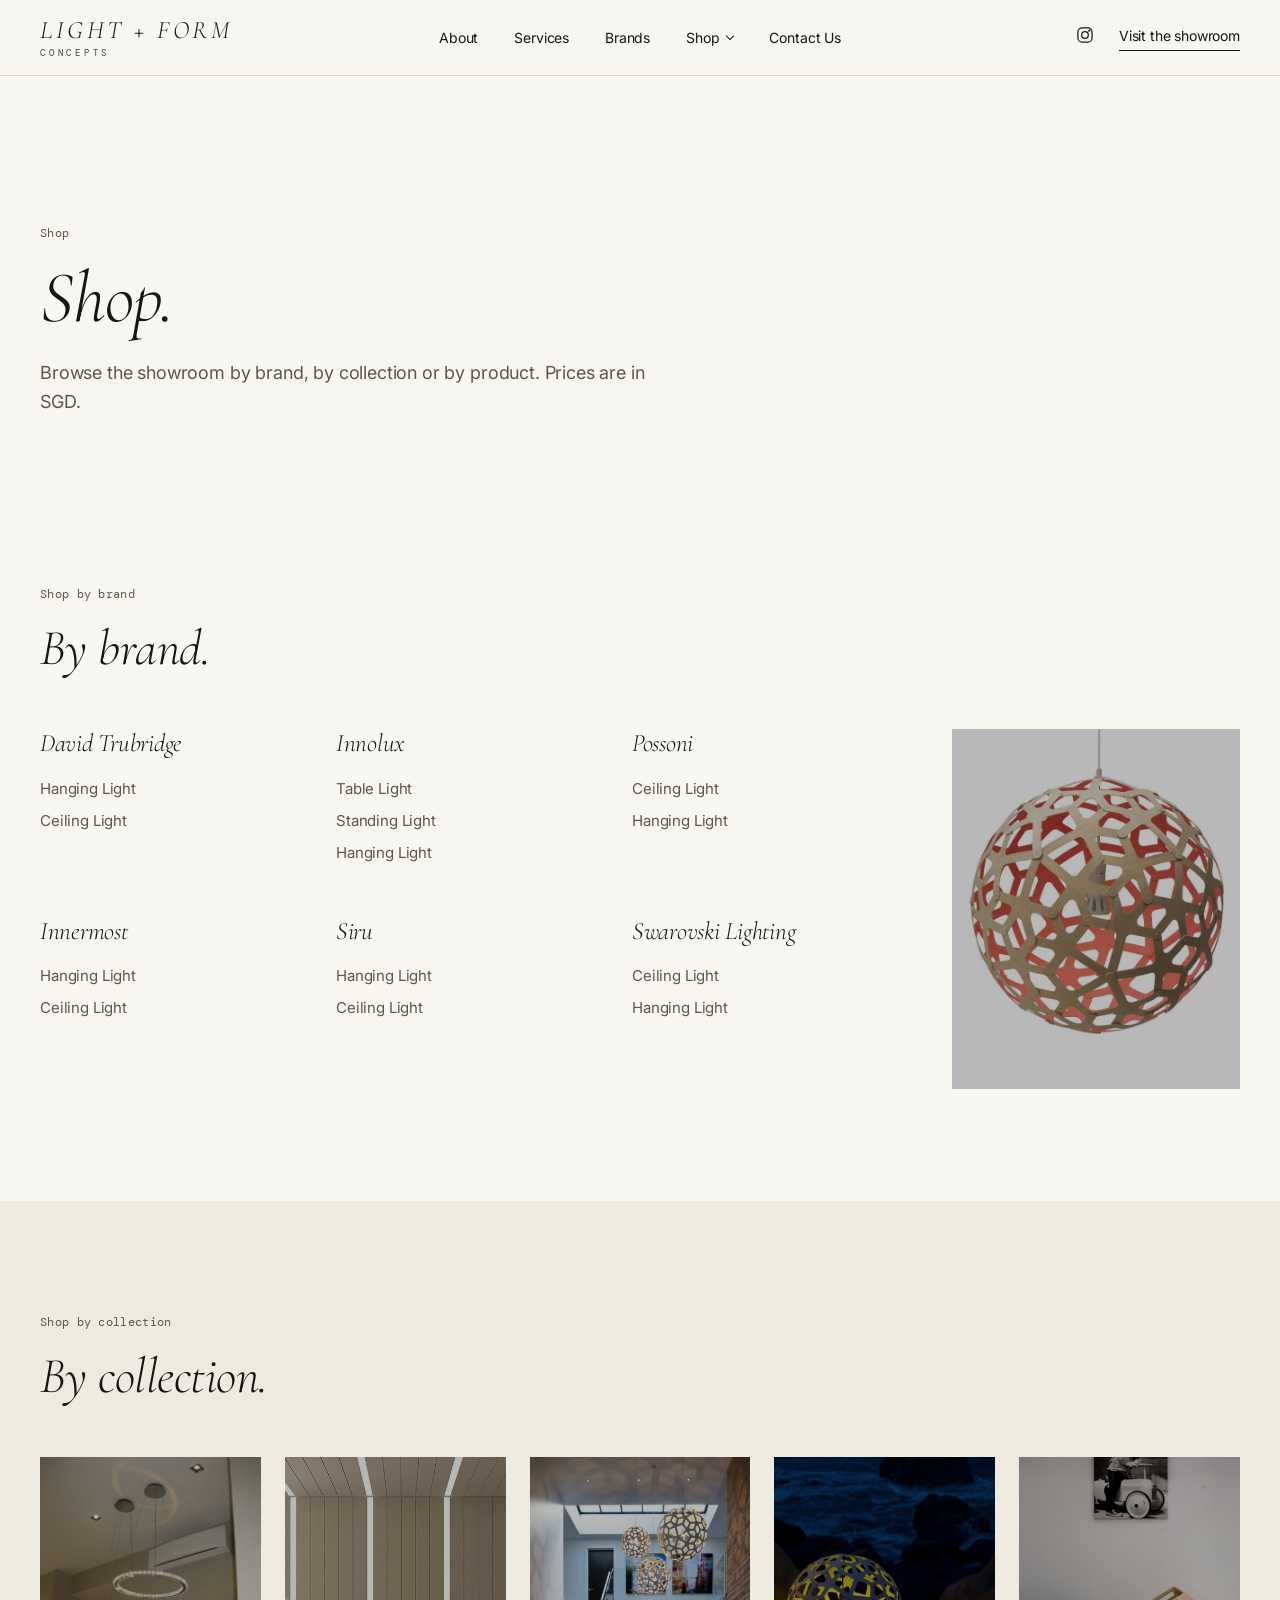
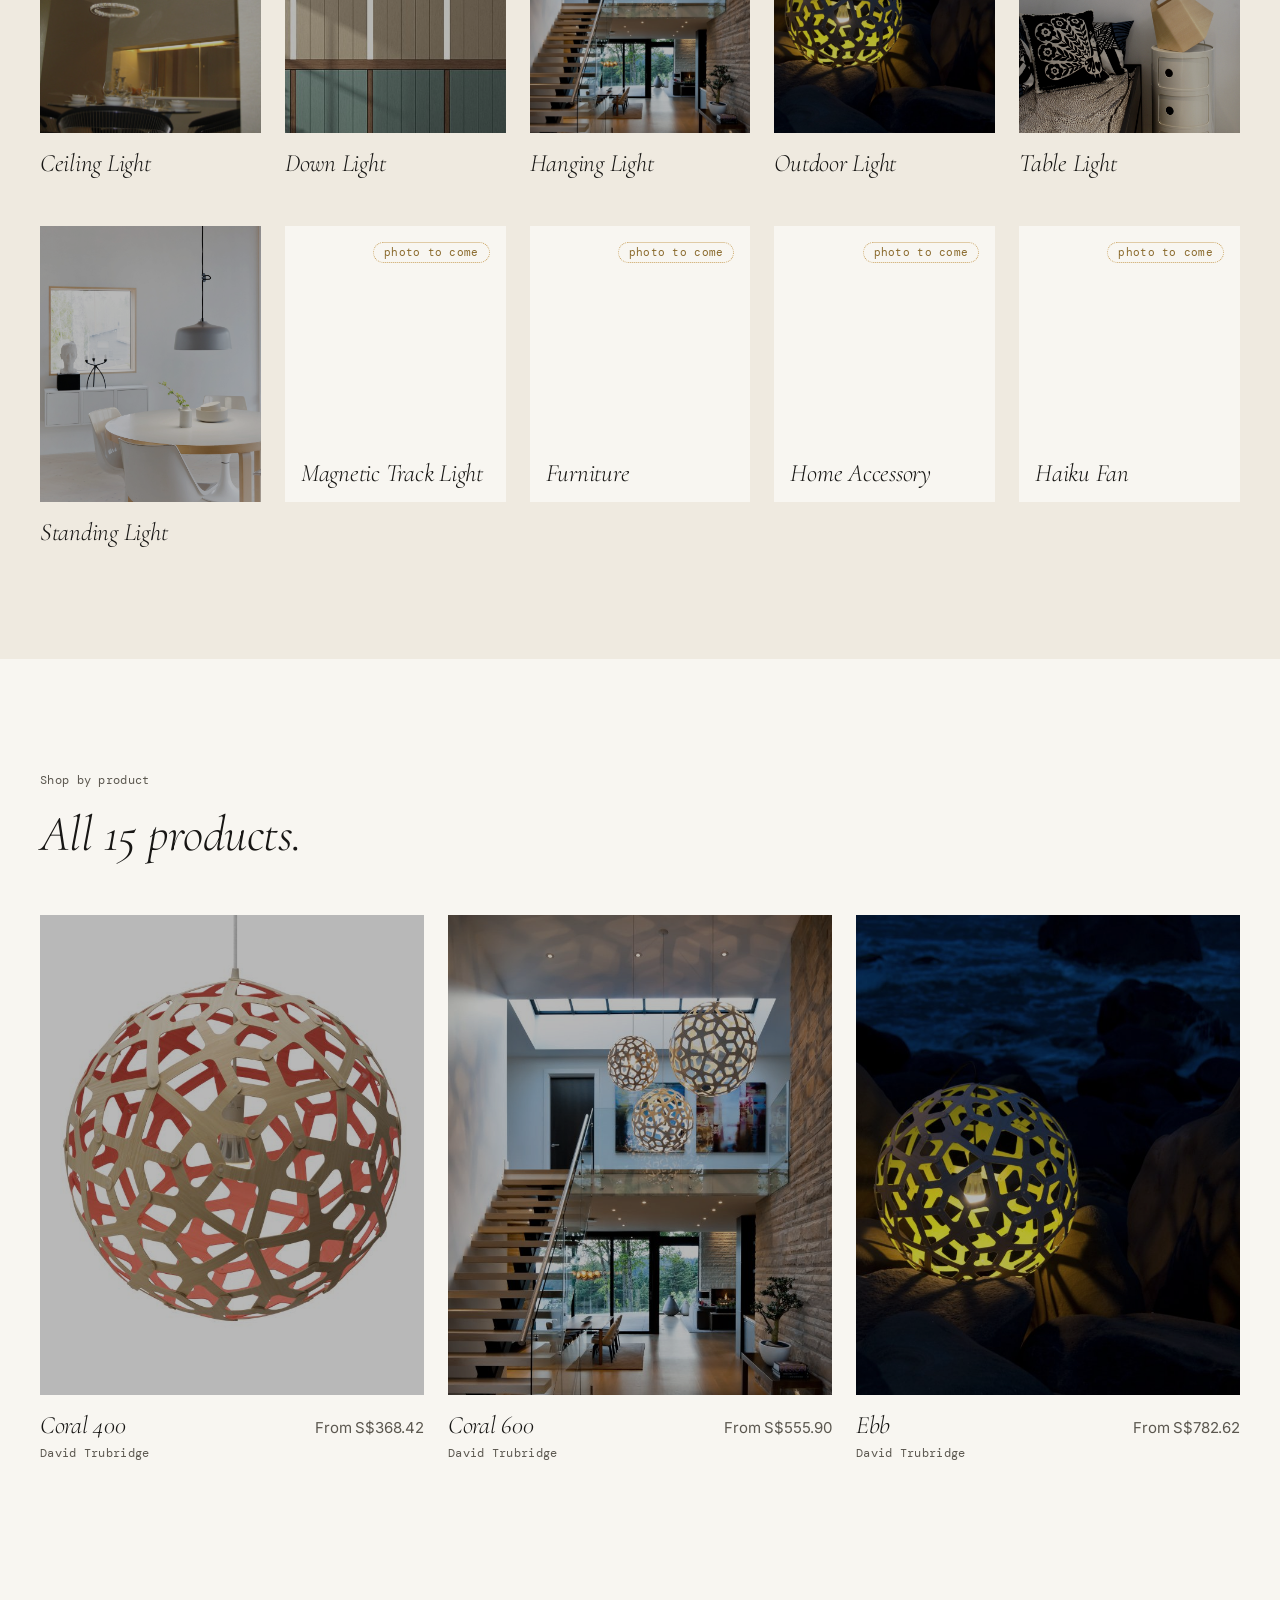
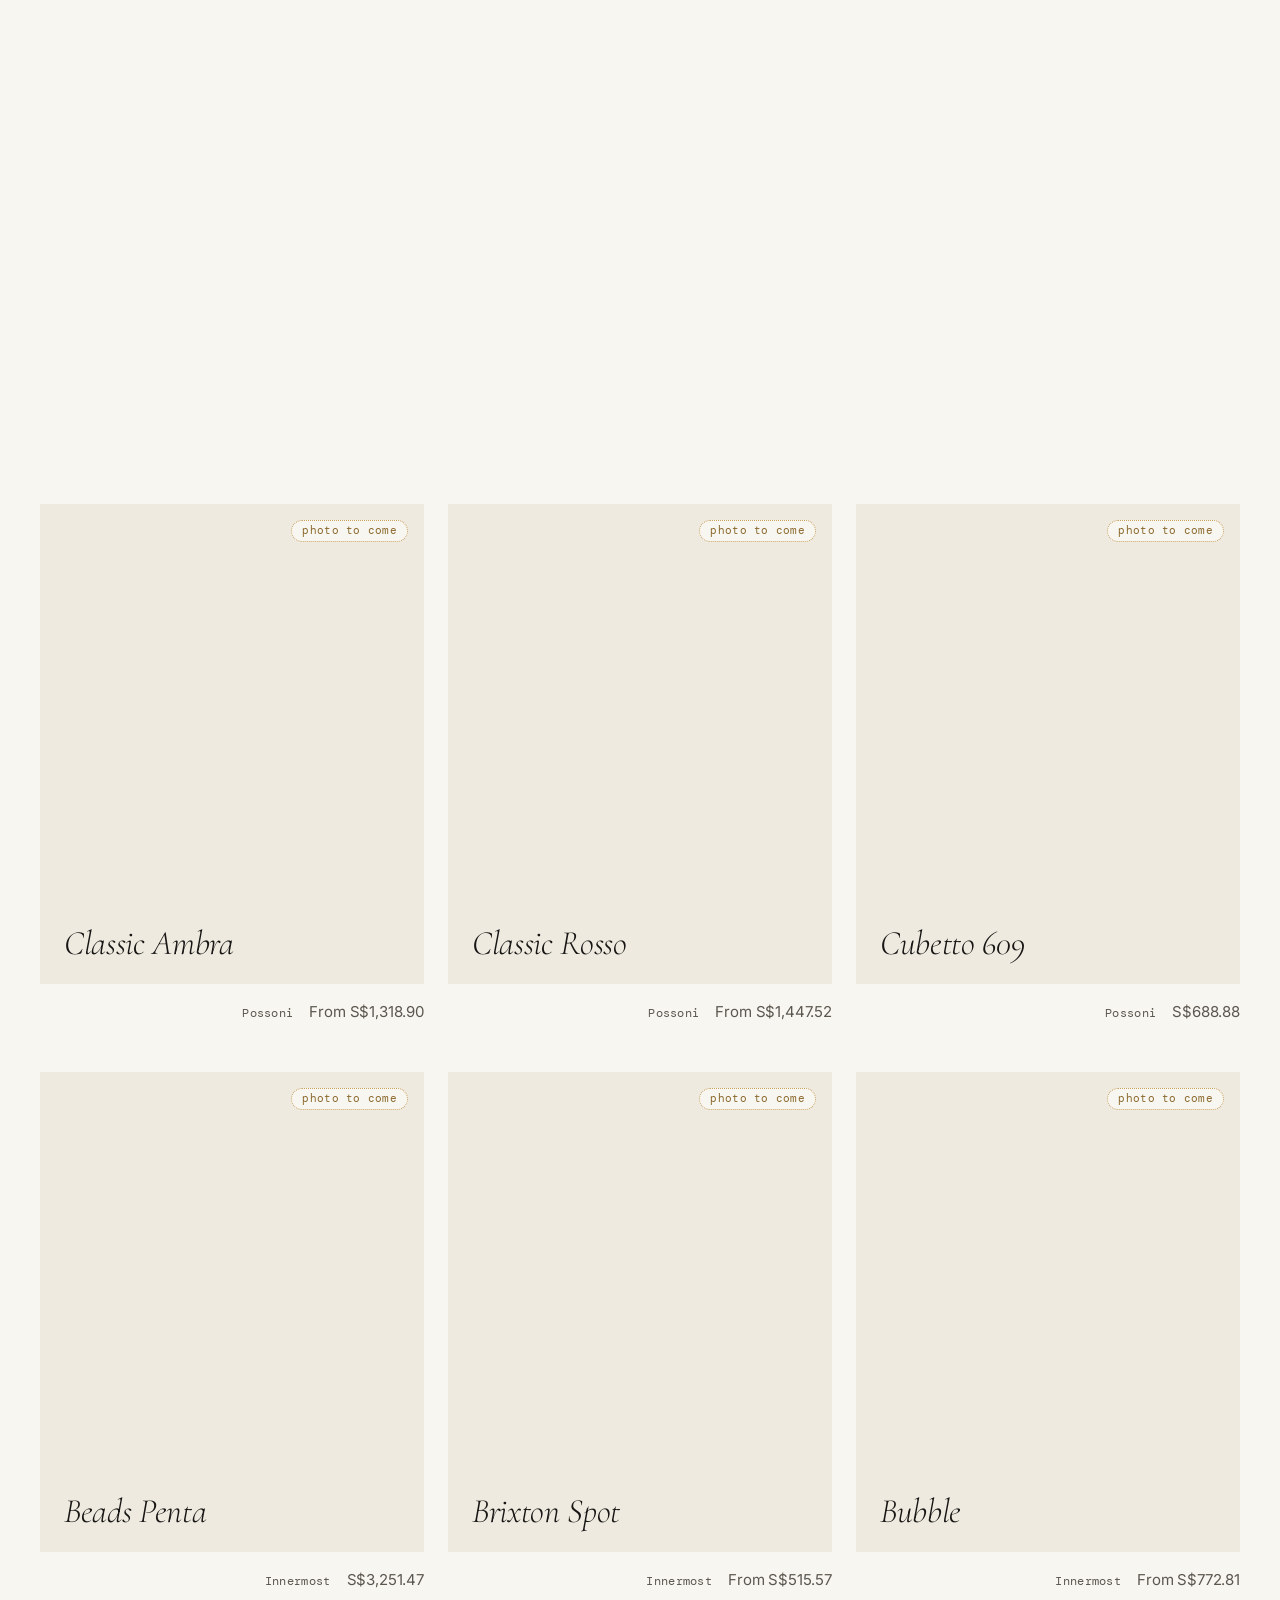
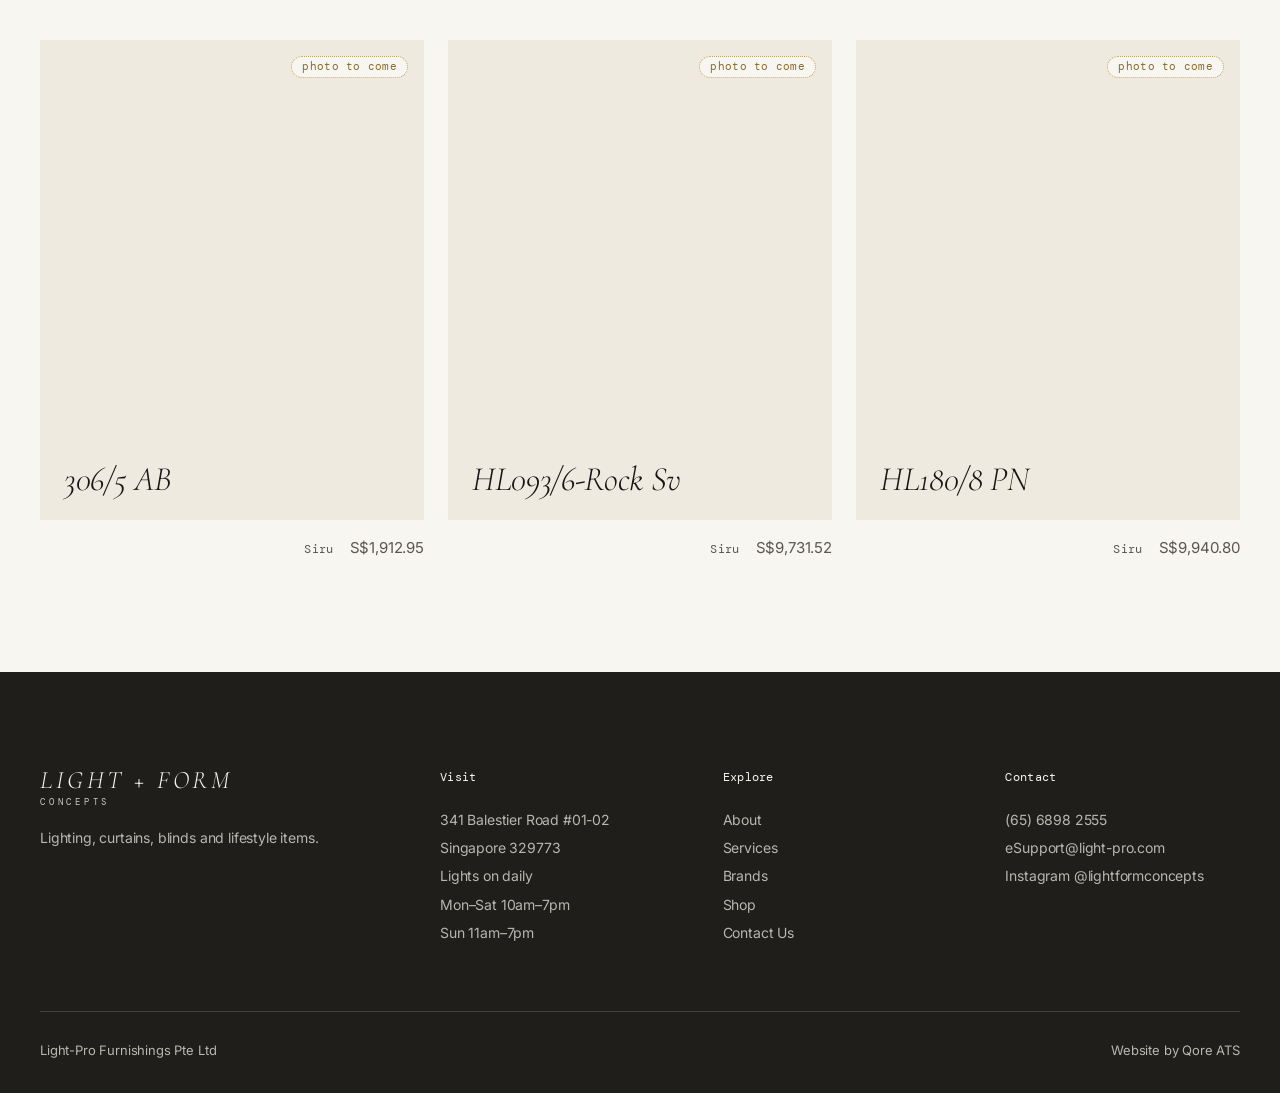
<file: v2/shop.html>
<!doctype html>
<html lang="en">
<head>
<meta charset="utf-8">
<meta name="viewport" content="width=device-width,initial-scale=1">
<title>Shop &mdash; Light + Form Concepts</title>
<meta name="description" content="Shop Light + Form Concepts by brand, collection or product. Prices in SGD.">
<link rel="icon" href="data:,">
<link rel="stylesheet" href="../css/tokens.css">
<link rel="stylesheet" href="../css/fonts-v2.css">
<link rel="stylesheet" href="../css/base.css">
<link rel="stylesheet" href="../css/components.css">
<link rel="stylesheet" href="../css/pages-c.css">
<script src="../js/site.js"></script>
</head>
<body>
<a class="skip" href="#main">Skip to content</a>
<header class="site-header">
  <div class="container header-in">
    <a class="logo" href="index.html" aria-label="Light + Form Concepts, home"><span class="logo-main">LIGHT + FORM</span><span class="logo-sub">CONCEPTS</span></a>
    <nav class="nav" aria-label="Primary">
      <a href="about.html">About</a>
      <a href="services.html">Services</a>
      <a href="brands.html">Brands</a>
      <div class="has-mega">
        <button class="mega-trigger" type="button" aria-expanded="false" aria-controls="mega">Shop <span class="chev" aria-hidden="true"></span></button>
        <div class="mega" id="mega">
          <div class="mega-in">
            <div class="mega-col"><a class="mega-head mono" href="shop.html#by-brand">Shop by brands</a><ul><li><a href="brands.html#david-trubridge">David Trubridge</a></li><li><a href="brands.html#innolux">Innolux</a></li><li><a href="brands.html#possoni">Possoni</a></li><li><a href="brands.html#innermost">Innermost</a></li><li><a href="brands.html#siru">Siru</a></li><li><a href="brands.html#swarovski-lighting">Swarovski Lighting</a></li></ul></div>
            <div class="mega-col"><a class="mega-head mono" href="shop.html#by-collection">Shop by collections</a><ul><li><a href="shop.html#by-collection">Ceiling Light</a></li><li><a href="shop.html#by-collection">Down Light</a></li><li><a href="shop.html#by-collection">Hanging Light</a></li><li><a href="shop.html#by-collection">Magnetic Track Light</a></li><li><a href="shop.html#by-collection">Outdoor Light</a></li><li><a href="shop.html#by-collection">Standing Light</a></li><li><a href="shop.html#by-collection">Table Light</a></li><li><a href="shop.html#by-collection">Furniture</a></li><li><a href="shop.html#by-collection">Home Accessory</a></li><li><a href="shop.html#by-collection">Haiku Fan</a></li></ul></div>
            <div class="mega-col"><a class="mega-head mono" href="shop.html#by-product">Shop by products</a><ul><li><a href="product.html">Coral 400</a></li><li><a href="shop.html#by-product">Coral 600</a></li><li><a href="shop.html#by-product">Ebb</a></li><li><a href="shop.html#by-product">Bulbo</a></li><li><a href="shop.html#by-product">Alma</a></li><li><a href="shop.html#by-product">All 15 products</a></li></ul></div>
            <a class="mega-tile" href="shop.html#by-product"><div class="lamp" style="--lx:50%;--ly:30%"><img src="../assets/img/innolux-bulbo.jpg" alt="Innolux Bulbo pendant lamp" width="700" height="800" loading="lazy"></div><span class="mono">Bulbo &middot; Innolux</span></a>
          </div>
        </div>
      </div>
      <a href="contact.html">Contact Us</a>
    </nav>
    <div class="header-r">
      <a class="ig-link" href="https://www.instagram.com/lightformconcepts/" aria-label="Light + Form Concepts on Instagram" rel="noopener"><span class="ico ico-ig" aria-hidden="true"></span></a>
      <a class="visit" href="contact.html">Visit the showroom</a>
      <button class="menu-btn" type="button" aria-label="Open menu" aria-expanded="false" aria-controls="drawer"><span class="ico ico-menu" aria-hidden="true"></span></button>
    </div>
  </div>
</header>
<div class="dim" aria-hidden="true"></div>
<div class="drawer" id="drawer" role="dialog" aria-modal="true" aria-label="Menu">
  <div class="drawer-top"><a class="logo" href="index.html" aria-label="Light + Form Concepts, home"><span class="logo-main">LIGHT + FORM</span><span class="logo-sub">CONCEPTS</span></a><button class="drawer-close" type="button" aria-label="Close menu"><span class="ico ico-close" aria-hidden="true"></span></button></div>
  <ul class="drawer-list">
    <li style="--i:0"><a href="about.html">About</a></li>
    <li style="--i:1"><a href="services.html">Services</a></li>
    <li style="--i:2"><a href="brands.html">Brands</a></li>
    <li><span class="drawer-label" style="--i:3">Shop</span>
      <ul class="sub"><li style="--i:4"><a href="shop.html#by-brand">Shop by brands</a></li><li style="--i:5"><a href="shop.html#by-collection">Shop by collections</a></li><li style="--i:6"><a href="shop.html#by-product">Shop by products</a></li></ul></li>
    <li style="--i:7"><a href="contact.html">Contact Us</a></li>
  </ul>
  <div class="drawer-meta mono" style="--i:8"><a href="contact.html">Visit the showroom</a><a href="https://www.instagram.com/lightformconcepts/" rel="noopener">Instagram</a></div>
</div>
<main id="main">
  <section class="page-head" aria-labelledby="shop-h"><div class="container reveal"><span class="eyebrow">Shop</span><h1 id="shop-h">Shop.</h1><p class="lede">Browse the showroom by brand, by collection or by product. Prices are in SGD.</p></div></section>
  <section class="section" id="by-brand" aria-labelledby="by-brand-h"><div class="container">
    <div class="sec-head reveal"><span class="eyebrow">Shop by brand</span><h2 id="by-brand-h">By brand.</h2></div>
    <div class="dir reveal"><div class="dir-cols"><div class="dir-brand"><a class="dir-name" href="brands.html#david-trubridge">David Trubridge</a><ul><li><a href="shop.html#by-collection">Hanging Light</a></li><li><a href="shop.html#by-collection">Ceiling Light</a></li></ul></div><div class="dir-brand"><a class="dir-name" href="brands.html#innolux">Innolux</a><ul><li><a href="shop.html#by-collection">Table Light</a></li><li><a href="shop.html#by-collection">Standing Light</a></li><li><a href="shop.html#by-collection">Hanging Light</a></li></ul></div><div class="dir-brand"><a class="dir-name" href="brands.html#possoni">Possoni</a><ul><li><a href="shop.html#by-collection">Ceiling Light</a></li><li><a href="shop.html#by-collection">Hanging Light</a></li></ul></div><div class="dir-brand"><a class="dir-name" href="brands.html#innermost">Innermost</a><ul><li><a href="shop.html#by-collection">Hanging Light</a></li><li><a href="shop.html#by-collection">Ceiling Light</a></li></ul></div><div class="dir-brand"><a class="dir-name" href="brands.html#siru">Siru</a><ul><li><a href="shop.html#by-collection">Hanging Light</a></li><li><a href="shop.html#by-collection">Ceiling Light</a></li></ul></div><div class="dir-brand"><a class="dir-name" href="brands.html#swarovski-lighting">Swarovski Lighting</a><ul><li><a href="shop.html#by-collection">Ceiling Light</a></li><li><a href="shop.html#by-collection">Hanging Light</a></li></ul></div></div><div class="lamp dir-hero" style="--lx:50%;--ly:48%"><img src="../assets/img/trubridge-coral-red.jpg" alt="David Trubridge Coral pendant in red" loading="lazy"></div></div>
  </div></section>
  <section class="section band" id="by-collection" aria-labelledby="by-collection-h"><div class="container">
    <div class="sec-head reveal"><span class="eyebrow">Shop by collection</span><h2 id="by-collection-h">By collection.</h2></div>
    <div class="grid-5"><a class="tile reveal" style="--d:0.0s" href="#by-product"><div class="lamp" style="--lx:50%;--ly:40%"><img src="../assets/img/project-parc-vera-rings.jpg" alt="Ring chandeliers at Parc Vera" loading="lazy"></div><div class="tile-row"><h3 class="tile-name">Ceiling Light</h3></div></a><a class="tile reveal" style="--d:0.06s" href="#by-product"><div class="lamp" style="--lx:50%;--ly:40%"><img src="../assets/img/service-lighting.jpg" alt="Downlights installed by Light + Form" loading="lazy"></div><div class="tile-row"><h3 class="tile-name">Down Light</h3></div></a><a class="tile reveal" style="--d:0.12s" href="#by-product"><div class="lamp" style="--lx:50%;--ly:40%"><img src="../assets/img/trubridge-corals-residence.jpg" alt="Coral pendants in a residence" loading="lazy"></div><div class="tile-row"><h3 class="tile-name">Hanging Light</h3></div></a><a class="tile reveal" style="--d:0.18s" href="#by-product"><div class="lamp" style="--lx:50%;--ly:42%"><img src="../assets/img/trubridge-coral-in-nature.jpg" alt="Coral pendant in a natural setting" loading="lazy"></div><div class="tile-row"><h3 class="tile-name">Outdoor Light</h3></div></a><a class="tile reveal" style="--d:0.24s" href="#by-product"><div class="lamp" style="--lx:50%;--ly:40%"><img src="../assets/img/innolux-alma-table.jpg" alt="Innolux Alma table lamp" loading="lazy"></div><div class="tile-row"><h3 class="tile-name">Table Light</h3></div></a><a class="tile reveal" style="--d:0.0s" href="#by-product"><div class="lamp" style="--lx:50%;--ly:30%"><img src="../assets/img/innolux-candeo-grey.jpg" alt="Innolux Candeo standing lamp" loading="lazy"></div><div class="tile-row"><h3 class="tile-name">Standing Light</h3></div></a><a class="tile reveal" style="--d:0.06s" href="#by-product"><div class="tile-typo"><span class="tile-typo-name">Magnetic Track Light</span><span class="ph ph-tag">photo to come</span></div><div class="tile-row"><h3 class="tile-name">Magnetic Track Light</h3></div></a><a class="tile reveal" style="--d:0.12s" href="#by-product"><div class="tile-typo"><span class="tile-typo-name">Furniture</span><span class="ph ph-tag">photo to come</span></div><div class="tile-row"><h3 class="tile-name">Furniture</h3></div></a><a class="tile reveal" style="--d:0.18s" href="#by-product"><div class="tile-typo"><span class="tile-typo-name">Home Accessory</span><span class="ph ph-tag">photo to come</span></div><div class="tile-row"><h3 class="tile-name">Home Accessory</h3></div></a><a class="tile reveal" style="--d:0.24s" href="#by-product"><div class="tile-typo"><span class="tile-typo-name">Haiku Fan</span><span class="ph ph-tag">photo to come</span></div><div class="tile-row"><h3 class="tile-name">Haiku Fan</h3></div></a></div>
  </div></section>
  <section class="section" id="by-product" aria-labelledby="by-product-h"><div class="container">
    <div class="sec-head reveal"><span class="eyebrow">Shop by product</span><h2 id="by-product-h">All 15 products.</h2></div>
    <div class="grid-tiles"><a class="tile reveal" style="--d:0.0s" href="product.html"><div class="lamp" style="--lx:50%;--ly:48%"><img src="../assets/img/trubridge-coral-red.jpg" alt="Coral 400 by David Trubridge" loading="lazy"></div><div class="tile-row"><div class="tile-id"><h3 class="tile-name">Coral 400</h3><span class="mono">David Trubridge</span></div><span class="tile-price">From S$368.42</span></div></a><a class="tile reveal" style="--d:0.08s" href="product.html"><div class="lamp" style="--lx:50%;--ly:42%"><img src="../assets/img/trubridge-corals-residence.jpg" alt="Coral 600 by David Trubridge" loading="lazy"></div><div class="tile-row"><div class="tile-id"><h3 class="tile-name">Coral 600</h3><span class="mono">David Trubridge</span></div><span class="tile-price">From S$555.90</span></div></a><a class="tile reveal" style="--d:0.16s" href="product.html"><div class="lamp" style="--lx:50%;--ly:42%"><img src="../assets/img/trubridge-coral-in-nature.jpg" alt="Ebb by David Trubridge" loading="lazy"></div><div class="tile-row"><div class="tile-id"><h3 class="tile-name">Ebb</h3><span class="mono">David Trubridge</span></div><span class="tile-price">From S$782.62</span></div></a><a class="tile reveal" style="--d:0.0s" href="product.html"><div class="lamp" style="--lx:50%;--ly:40%"><img src="../assets/img/innolux-alma-table.jpg" alt="Alma by Innolux" loading="lazy"></div><div class="tile-row"><div class="tile-id"><h3 class="tile-name">Alma</h3><span class="mono">Innolux</span></div><span class="tile-price">S$473.06</span></div></a><a class="tile reveal" style="--d:0.08s" href="product.html"><div class="lamp" style="--lx:50%;--ly:30%"><img src="../assets/img/innolux-bulbo.jpg" alt="Bulbo by Innolux" loading="lazy"></div><div class="tile-row"><div class="tile-id"><h3 class="tile-name">Bulbo</h3><span class="mono">Innolux</span></div><span class="tile-price">S$343.35</span></div></a><a class="tile reveal" style="--d:0.16s" href="product.html"><div class="lamp" style="--lx:50%;--ly:30%"><img src="../assets/img/innolux-candeo-grey.jpg" alt="Candeo by Innolux" loading="lazy"></div><div class="tile-row"><div class="tile-id"><h3 class="tile-name">Candeo</h3><span class="mono">Innolux</span></div><span class="tile-price">S$618.03</span></div></a><a class="tile reveal" style="--d:0.0s" href="product.html"><div class="tile-typo"><span class="tile-typo-name">Classic Ambra</span><span class="ph ph-tag">photo to come</span></div><div class="tile-row"><div class="tile-id"><h3 class="tile-name">Classic Ambra</h3><span class="mono">Possoni</span></div><span class="tile-price">From S$1,318.90</span></div></a><a class="tile reveal" style="--d:0.08s" href="product.html"><div class="tile-typo"><span class="tile-typo-name">Classic Rosso</span><span class="ph ph-tag">photo to come</span></div><div class="tile-row"><div class="tile-id"><h3 class="tile-name">Classic Rosso</h3><span class="mono">Possoni</span></div><span class="tile-price">From S$1,447.52</span></div></a><a class="tile reveal" style="--d:0.16s" href="product.html"><div class="tile-typo"><span class="tile-typo-name">Cubetto 609</span><span class="ph ph-tag">photo to come</span></div><div class="tile-row"><div class="tile-id"><h3 class="tile-name">Cubetto 609</h3><span class="mono">Possoni</span></div><span class="tile-price">S$688.88</span></div></a><a class="tile reveal" style="--d:0.0s" href="product.html"><div class="tile-typo"><span class="tile-typo-name">Beads Penta</span><span class="ph ph-tag">photo to come</span></div><div class="tile-row"><div class="tile-id"><h3 class="tile-name">Beads Penta</h3><span class="mono">Innermost</span></div><span class="tile-price">S$3,251.47</span></div></a><a class="tile reveal" style="--d:0.08s" href="product.html"><div class="tile-typo"><span class="tile-typo-name">Brixton Spot</span><span class="ph ph-tag">photo to come</span></div><div class="tile-row"><div class="tile-id"><h3 class="tile-name">Brixton Spot</h3><span class="mono">Innermost</span></div><span class="tile-price">From S$515.57</span></div></a><a class="tile reveal" style="--d:0.16s" href="product.html"><div class="tile-typo"><span class="tile-typo-name">Bubble</span><span class="ph ph-tag">photo to come</span></div><div class="tile-row"><div class="tile-id"><h3 class="tile-name">Bubble</h3><span class="mono">Innermost</span></div><span class="tile-price">From S$772.81</span></div></a><a class="tile reveal" style="--d:0.0s" href="product.html"><div class="tile-typo"><span class="tile-typo-name">306/5 AB</span><span class="ph ph-tag">photo to come</span></div><div class="tile-row"><div class="tile-id"><h3 class="tile-name">306/5 AB</h3><span class="mono">Siru</span></div><span class="tile-price">S$1,912.95</span></div></a><a class="tile reveal" style="--d:0.08s" href="product.html"><div class="tile-typo"><span class="tile-typo-name">HL093/6-Rock Sv</span><span class="ph ph-tag">photo to come</span></div><div class="tile-row"><div class="tile-id"><h3 class="tile-name">HL093/6-Rock Sv</h3><span class="mono">Siru</span></div><span class="tile-price">S$9,731.52</span></div></a><a class="tile reveal" style="--d:0.16s" href="product.html"><div class="tile-typo"><span class="tile-typo-name">HL180/8 PN</span><span class="ph ph-tag">photo to come</span></div><div class="tile-row"><div class="tile-id"><h3 class="tile-name">HL180/8 PN</h3><span class="mono">Siru</span></div><span class="tile-price">S$9,940.80</span></div></a></div>
  </div></section>
</main>
<footer class="site-footer">
  <div class="container">
    <div class="foot-grid">
      <div class="foot-brand"><a class="logo" href="index.html"><span class="logo-main">LIGHT + FORM</span><span class="logo-sub">CONCEPTS</span></a><p>Lighting, curtains, blinds and lifestyle items.</p></div>
      <div class="foot-col"><h4>Visit</h4><ul><li>341 Balestier Road #01-02</li><li>Singapore 329773</li><li>Lights on daily</li><li>Mon&ndash;Sat 10am&ndash;7pm</li><li>Sun 11am&ndash;7pm</li></ul></div>
      <div class="foot-col"><h4>Explore</h4><ul><li><a href="about.html">About</a></li><li><a href="services.html">Services</a></li><li><a href="brands.html">Brands</a></li><li><a href="shop.html">Shop</a></li><li><a href="contact.html">Contact Us</a></li></ul></div>
      <div class="foot-col"><h4>Contact</h4><ul><li><a href="tel:+6568982555">(65) 6898 2555</a></li><li><a href="mailto:eSupport@light-pro.com">eSupport@light-pro.com</a></li><li><a href="https://www.instagram.com/lightformconcepts/" rel="noopener">Instagram @lightformconcepts</a></li></ul></div>
    </div>
    <div class="foot-bottom"><span>Light-Pro Furnishings Pte Ltd</span><span class="small">Website by Qore ATS</span></div>
  </div>
</footer>
</body>
</html>
</file>
<file: css/tokens.css>
/* Design tokens shared by V1 and V2. Fonts live in fonts.css / fonts-v2.css. */
:root{
  --paper:#F8F6F1; --paper-2:#EFEAE0; --white:#FFFFFF; --ink:#171614; --ink-2:#5B574F;
  --hairline:#DDD6C8; --footer:#1F1E1B; --accent:#C9A15C;
  --glow:255,196,110; --dim:rgba(23,22,20,.4);

  --container:1360px; --gutter:40px; --section:112px; --gap:24px; --gap-y:48px; --header-h:76px;
  --radius:0; --radius-pill:999px;

  --ease:cubic-bezier(.22,.61,.36,1); --ease-drawer:cubic-bezier(.41,.38,.14,1);
  --t-fast:.3s; --t-lamp:.55s;
}
@media (max-width:600px){:root{--gutter:24px;--section:72px}}
</file>
<file: css/fonts.css>
/* V1 - Fraunces + Instrument Sans (stand-ins for the references' licensed faces). */
@import url("https://fonts.googleapis.com/css2?family=Fraunces:ital,opsz,wght@0,9..144,300..600;1,9..144,300..600&family=Instrument+Sans:wght@400;500;600&display=swap");
:root{
  --font-display:"Fraunces",Georgia,serif;
  --display-weight:400; --display-style:normal; --display-tracking:-0.02em; --display-lh:1.02; --display-scale:1;
  --font-body:"Instrument Sans",system-ui,sans-serif; --body-tracking:-0.01em;
  --font-mono:"Instrument Sans",system-ui,sans-serif; --mono-tracking:0.12em; --mono-transform:uppercase; --mono-weight:500;
}
</file>
<file: css/base.css>
/* Reset, type scale, layout utilities. All type goes through the --font-* / --display-* variables. */
*,*::before,*::after{box-sizing:border-box}
html{-webkit-text-size-adjust:100%;scroll-behavior:smooth;scroll-padding-top:calc(var(--header-h) + 16px)}
body{margin:0;background:var(--paper);color:var(--ink);font-family:var(--font-body);font-size:16px;line-height:1.6;letter-spacing:var(--body-tracking);-webkit-font-smoothing:antialiased;overflow-x:hidden}
img{display:block;max-width:100%}
a{color:inherit;text-decoration:none}
ul{list-style:none;margin:0;padding:0}
h1,h2,h3,h4,p,figure,dl,dd{margin:0}
button,input,select,textarea{font:inherit;letter-spacing:inherit;color:inherit}
button{cursor:pointer}

:root{--hero-size:calc(74px*var(--display-scale));--h1-size:calc(64px*var(--display-scale));--h2-size:calc(44px*var(--display-scale));--h3-size:calc(22px*var(--display-scale))}
@media (max-width:600px){:root{--hero-size:calc(44px*var(--display-scale));--h1-size:calc(40px*var(--display-scale));--h2-size:calc(32px*var(--display-scale));--h3-size:calc(20px*var(--display-scale))}}

h1,h2,h3,.display{font-family:var(--font-display);font-weight:var(--display-weight);font-style:var(--display-style);letter-spacing:var(--display-tracking);line-height:var(--display-lh)}
h1{font-size:var(--h1-size)} h2{font-size:var(--h2-size)} h3{font-size:var(--h3-size);line-height:1.15}
.display-hero{font-size:var(--hero-size)}
.small{font-size:13px}
.mono,.eyebrow{font-family:var(--font-mono);font-size:12px;font-weight:var(--mono-weight);letter-spacing:var(--mono-tracking);text-transform:var(--mono-transform);line-height:1.5}
.eyebrow{display:block;color:var(--ink-2);margin-bottom:20px}

.container{width:100%;max-width:var(--container);margin-inline:auto;padding-inline:var(--gutter)}
.section{padding-block:var(--section)}
.band{background:var(--paper-2)}

/* Placeholder: visible but discreet; every .ph is something the client must supply. */
.ph{display:inline-block;font-family:var(--font-mono);font-size:11px;font-weight:var(--mono-weight);letter-spacing:var(--mono-tracking);text-transform:var(--mono-transform);line-height:1.4;padding:2px 10px;border:1px dotted var(--accent);border-radius:var(--radius-pill);color:#8A6A2C;background:rgba(201,161,92,.12);vertical-align:middle}
.on-dark .ph{color:#F0CF90;background:rgba(23,22,20,.45)}

:focus-visible{outline:2px solid currentColor;outline-offset:3px}
.skip{position:absolute;left:var(--gutter);top:-80px;z-index:100;background:var(--ink);color:var(--paper);padding:12px 20px}
.skip:focus{top:12px}

@media (prefers-reduced-motion:reduce){*,*::before,*::after{transition-duration:0s!important;animation:none!important;scroll-behavior:auto!important}}
</file>
<file: css/components.css>
/* ---------- icons (masked SVGs inherit currentColor) ---------- */
.ico{display:inline-block;width:20px;height:20px;flex:none;background:currentColor;-webkit-mask:var(--ico) center/contain no-repeat;mask:var(--ico) center/contain no-repeat}
.ico-menu{--ico:url(../assets/icons/menu.svg)} .ico-close{--ico:url(../assets/icons/close.svg)}
.ico-arrow{--ico:url(../assets/icons/arrow.svg)} .ico-ig{--ico:url(../assets/icons/instagram.svg)}

/* ---------- buttons ---------- */
.btn{display:inline-flex;align-items:center;justify-content:center;gap:10px;padding:14px 28px;font-family:var(--font-body);font-size:13px;font-weight:500;line-height:1;letter-spacing:.08em;text-transform:uppercase;border:1px solid var(--ink);border-radius:var(--radius);transition:background var(--t-fast),color var(--t-fast),border-color var(--t-fast)}
.btn-primary{background:var(--ink);color:var(--paper)}
.btn-primary:hover{background:var(--accent);border-color:var(--accent);color:var(--ink)}
.btn-ghost{background:transparent;color:var(--ink)}
.btn-ghost:hover{background:var(--ink);color:var(--paper)}
.btn-sm{padding:10px 18px;font-size:12px}
.link-arrow{display:inline-flex;align-items:center;gap:10px;border-bottom:1px solid currentColor;padding-bottom:3px;font-size:14px}
.link-arrow .ico{width:16px;height:16px;transition:transform var(--t-fast) var(--ease)}
.link-arrow:hover .ico{transform:translateX(4px)}

/* ---------- header / nav ---------- */
.site-header{position:fixed;inset:0 0 auto 0;height:var(--header-h);z-index:50;color:var(--paper);border-bottom:1px solid transparent;transition:background var(--t-fast),color var(--t-fast),border-color var(--t-fast)}
.site-header.is-solid{background:var(--paper);color:var(--ink);border-bottom-color:var(--hairline)}
.header-in{height:100%;display:grid;grid-template-columns:1fr auto 1fr;align-items:center;gap:24px}
.logo{display:inline-flex;flex-direction:column;gap:5px;line-height:1;justify-self:start}
.logo-main{font-family:var(--font-display);font-weight:var(--display-weight);font-style:var(--display-style);font-size:calc(22px*var(--display-scale));letter-spacing:.14em;white-space:nowrap}
.logo-sub{font-family:var(--font-mono);font-size:9px;letter-spacing:.42em;opacity:.8}
.nav{display:flex;gap:36px}
.nav>a,.mega-trigger{position:relative;height:var(--header-h);display:inline-flex;align-items:center;gap:8px;background:none;border:0;padding:0;font-size:14px}
.nav>a::after,.mega-trigger::after{content:"";position:absolute;left:0;right:0;bottom:24px;height:1px;background:currentColor;transform:scaleX(0);transform-origin:left;transition:transform var(--t-fast) var(--ease)}
.nav>a:hover::after,.nav>a[aria-current]::after,.mega-trigger:hover::after,.mega-open .mega-trigger::after{transform:scaleX(1)}
.mega-trigger .chev{width:6px;height:6px;border-right:1px solid currentColor;border-bottom:1px solid currentColor;transform:translateY(-2px) rotate(45deg);transition:transform var(--t-fast)}
.mega-open .mega-trigger .chev{transform:translateY(1px) rotate(225deg)}
.header-r{justify-self:end;display:flex;align-items:center;gap:24px;font-size:14px}
.header-r .visit{border-bottom:1px solid currentColor;padding-bottom:2px}
.menu-btn{display:none;background:none;border:0;padding:8px;margin-right:-8px}
.menu-btn .ico{width:26px;height:26px}

/* mega menu */
.mega{position:absolute;left:0;right:0;top:100%;background:var(--white);color:var(--ink);border-bottom:1px solid var(--hairline);visibility:hidden;opacity:0;transform:translateY(-8px);transition:opacity var(--t-fast) var(--ease),transform var(--t-fast) var(--ease),visibility 0s var(--t-fast)}
.mega-open .mega{visibility:visible;opacity:1;transform:none;transition-delay:0s}
.mega-in{max-width:var(--container);margin-inline:auto;padding:48px var(--gutter) 56px;display:grid;grid-template-columns:1fr 1fr 1fr 1.05fr;gap:48px}
.mega-head{display:block;color:var(--ink-2);margin-bottom:18px;transition:color var(--t-fast)}
.mega-head:hover{color:var(--ink)}
.mega-col li a{display:block;padding:5px 0;font-size:15px;transition:transform var(--t-fast) var(--ease)}
.mega-col li a:hover{transform:translateX(4px)}
.mega-tile{display:block}
.mega-tile .lamp{aspect-ratio:4/5;max-height:300px;width:100%}
.mega-tile .mono{display:block;margin-top:12px;color:var(--ink-2)}
.dim{position:fixed;inset:0;z-index:40;background:var(--dim);opacity:0;visibility:hidden;transition:opacity var(--t-fast),visibility 0s var(--t-fast)}
.mega-open .dim{opacity:1;visibility:visible;transition-delay:0s}

/* mobile drawer */
.drawer{position:fixed;inset:0;z-index:60;background:var(--paper);color:var(--ink);overflow-y:auto;transform:translateX(-100%);visibility:hidden;transition:transform .7s var(--ease-drawer),visibility 0s .7s}
.drawer.is-open{transform:none;visibility:visible;transition-delay:0s}
.drawer-top{display:flex;align-items:center;justify-content:space-between;height:var(--header-h);padding-inline:var(--gutter);border-bottom:1px solid var(--hairline)}
.drawer-top button{background:none;border:0;padding:8px;margin-right:-8px}
.drawer-list{padding:32px var(--gutter) 48px}
.drawer-list>li{border-bottom:1px solid var(--hairline)}
.drawer-list a,.drawer-list .drawer-label{display:block;padding:16px 0;font-family:var(--font-display);font-weight:var(--display-weight);font-style:var(--display-style);font-size:calc(28px*var(--display-scale));letter-spacing:var(--display-tracking);line-height:var(--display-lh)}
.drawer-list .sub{padding:0 0 18px 4px}
.drawer-list .sub a{padding:7px 0;font-family:var(--font-body);font-style:normal;font-size:16px;letter-spacing:var(--body-tracking);color:var(--ink-2)}
.drawer-list .drawer-label{color:var(--ink-2);padding-bottom:6px}
.drawer-meta{padding:0 var(--gutter) 48px;display:flex;flex-direction:column;gap:10px}
.drawer [style*="--i"]{opacity:0;transform:translateY(14px);transition:opacity .6s var(--ease),transform .6s var(--ease);transition-delay:calc(var(--i)*45ms + 200ms)}
.drawer.is-open [style*="--i"]{opacity:1;transform:none}
body.no-scroll{overflow:hidden}

@media (max-width:899px){
  .nav,.header-r .visit,.header-r .ig-link{display:none}
  .header-in{grid-template-columns:1fr auto}
  .menu-btn{display:inline-flex}
  .mega,.dim{display:none}
}
@media (min-width:900px){.drawer{display:none}}

/* ---------- lamp light-up (brief section 4) ---------- */
.lamp{position:relative;isolation:isolate;overflow:hidden;transition:box-shadow var(--t-lamp) var(--ease)}
.lamp img{display:block;width:100%;height:100%;object-fit:cover;filter:brightness(.72) saturate(.85);transition:filter .55s cubic-bezier(.22,.61,.36,1),transform .9s var(--ease)}
.lamp::after{content:"";position:absolute;inset:-12%;pointer-events:none;opacity:0;
  background:radial-gradient(closest-side at var(--lx,50%) var(--ly,42%),rgba(255,201,120,.85),rgba(255,170,60,.28) 45%,transparent 72%);
  mix-blend-mode:screen;transition:opacity .55s cubic-bezier(.22,.61,.36,1)}
.lamp:focus-within img,.lamp.is-on img{filter:brightness(1.08) saturate(1.08)}
.lamp:focus-within::after,.lamp.is-on::after{opacity:1}
.lamp:focus-within,.lamp.is-on{box-shadow:0 24px 80px -20px rgba(255,170,60,.35)}
@media (hover:hover){
  .lamp:hover img,.tile:hover .lamp img{filter:brightness(1.08) saturate(1.08)}
  .lamp:hover::after,.tile:hover .lamp::after{opacity:1}
  .lamp:hover,.tile:hover .lamp{box-shadow:0 24px 80px -20px rgba(255,170,60,.35)}
  .tile:hover .lamp img{transform:scale(1.03)}
}

/* ---------- reveal (brief section 5) ---------- */
html.motion .reveal{opacity:0;transform:translateY(16px);transition:opacity .7s var(--ease),transform .7s var(--ease);transition-delay:var(--d,0s)}
html.motion .reveal.is-in{opacity:1;transform:none}
@media (prefers-reduced-motion:reduce){html.motion .reveal{opacity:1;transform:none}}

/* ---------- section header ---------- */
.sec-head{margin-bottom:56px;max-width:760px}
.sec-head h2{max-width:14em}

/* ---------- hero ---------- */
main{padding-top:var(--header-h)}
.has-hero main{padding-top:0}
.hero{position:relative;min-height:max(100svh,560px);display:flex;align-items:flex-end;color:var(--paper);background:var(--footer);overflow:hidden}
.hero-bg{position:absolute;inset:0;width:100%;height:100%;object-fit:cover;transform-origin:60% 55%}
.hero-bg.kb{animation:kb 18s var(--ease) forwards}
@keyframes kb{from{transform:scale(1)}to{transform:scale(1.06)}}
.hero::after{content:"";position:absolute;inset:0;background:linear-gradient(to top,rgba(23,22,20,.82) 0%,rgba(23,22,20,.3) 45%,rgba(23,22,20,.45) 100%)}
.hero-in{position:relative;z-index:1;padding-bottom:80px}
.hero h1{font-size:var(--hero-size);max-width:13em;margin-bottom:40px}
.hero .eyebrow{color:rgba(248,246,241,.82)}
.hero-cta{display:flex;flex-wrap:wrap;gap:16px}
.hero .btn-primary{background:var(--paper);border-color:var(--paper);color:var(--ink)}
.hero .btn-primary:hover{background:var(--accent);border-color:var(--accent)}
.hero .btn-ghost{border-color:rgba(248,246,241,.7);color:var(--paper)}
.hero .btn-ghost:hover{background:var(--paper);color:var(--ink)}
.hero-ph{position:absolute;z-index:1;left:0;right:0;top:calc(var(--header-h) + 20px)}
.hero-ph .container{display:flex;justify-content:flex-end}

/* ---------- tiles (brand + product) ---------- */
.grid-tiles{display:grid;grid-template-columns:repeat(3,1fr);gap:var(--gap-y) var(--gap)}
.grid-4{display:grid;grid-template-columns:repeat(4,1fr);gap:var(--gap-y) var(--gap)}
.tile{display:block}
.tile .lamp{aspect-ratio:4/5;background:var(--paper-2)}
.tile-row{display:flex;justify-content:space-between;align-items:baseline;gap:16px;margin-top:16px}
.tile-name{font-size:var(--h3-size)}
.tile-price{font-size:15px;color:var(--ink-2);white-space:nowrap}
.tile-row.stack{flex-direction:column;gap:6px}
.tile-row.stack .mono{color:var(--ink-2)}
@media (max-width:899px){.grid-tiles{grid-template-columns:repeat(2,1fr)}.grid-4{grid-template-columns:repeat(2,1fr)}}
@media (max-width:559px){.grid-tiles{grid-template-columns:1fr}}

/* ---------- write-up + USPs ---------- */
.writeup{display:grid;grid-template-columns:1fr 1fr;gap:96px;align-items:start}
.writeup h2{max-width:11em}
.writeup p{font-size:18px;max-width:34em;margin-bottom:28px}
.usp{display:grid;grid-template-columns:repeat(3,1fr);gap:var(--gap);margin-top:88px;padding-top:28px;border-top:1px solid var(--hairline)}
@media (max-width:899px){.writeup{grid-template-columns:1fr;gap:32px}.usp{grid-template-columns:1fr;gap:12px;margin-top:56px}}

/* ---------- footer ---------- */
.site-footer{background:var(--footer);color:rgba(248,246,241,.7);padding:96px 0 32px;font-size:14px}
.foot-grid{display:grid;grid-template-columns:1.5fr 1fr 1fr 1fr;gap:48px;padding-bottom:64px;border-bottom:1px solid rgba(248,246,241,.15)}
.foot-brand .logo{color:var(--paper);margin-bottom:20px}
.foot-brand p{max-width:26em}
.foot-col h4{margin:0 0 18px;font-family:var(--font-mono);font-size:12px;font-weight:var(--mono-weight);letter-spacing:var(--mono-tracking);text-transform:var(--mono-transform);color:var(--paper)}
.foot-col li{padding:3px 0}
.foot-col a:hover{color:var(--paper)}
.foot-bottom{display:flex;justify-content:space-between;gap:16px;flex-wrap:wrap;padding-top:28px;font-size:13px}
@media (max-width:899px){.foot-grid{grid-template-columns:1fr 1fr}.foot-brand{grid-column:1/-1}}
@media (max-width:559px){.foot-grid{grid-template-columns:1fr}}

/* ---------- product page ---------- */
.pdp{display:grid;grid-template-columns:minmax(0,1fr) minmax(0,1fr);gap:72px;align-items:start;padding-block:48px var(--section)}
.pdp-gallery,.pdp-buy{position:sticky;top:calc(var(--header-h) + 24px)}
.g-slide{display:none;aspect-ratio:1/1;background:var(--paper-2)}
.g-slide.is-active{display:block}
.g-bar{display:flex;align-items:center;justify-content:space-between;gap:16px;margin-top:12px}
.g-thumbs{display:flex;gap:10px}
.g-thumbs button{width:56px;height:56px;padding:0;border:1px solid transparent;background:none;opacity:.6;transition:opacity var(--t-fast),border-color var(--t-fast)}
.g-thumbs button[aria-current=true]{opacity:1;border-color:var(--ink)}
.g-thumbs img{width:100%;height:100%;object-fit:cover}
.pdp-buy .eyebrow{margin-bottom:14px}
.pdp-buy h1{margin-bottom:16px}
.tagline{font-family:var(--font-display);font-style:var(--display-style);font-weight:var(--display-weight);font-size:calc(22px*var(--display-scale));letter-spacing:var(--display-tracking);line-height:1.2;color:var(--ink-2);margin-bottom:20px}
.pdp-buy p.body{max-width:34em;margin-bottom:24px}
.price{font-size:15px;color:var(--ink-2);margin-bottom:24px}
.field{display:block;margin-bottom:20px}
.field .mono{display:block;color:var(--ink-2);margin-bottom:4px}
.field select{width:100%;border:0;border-bottom:1px solid var(--ink-2);border-radius:0;background:transparent;padding:10px 0}
.buy-actions{display:flex;flex-wrap:wrap;align-items:center;gap:12px;margin:28px 0 20px}
.note{padding:16px 0;border-top:1px solid var(--hairline);margin-bottom:24px}
.note .mono{color:var(--ink-2);display:block;margin-bottom:4px}
.specs summary{list-style:none;display:inline-flex;align-items:center;gap:10px;padding:10px 22px;border-radius:var(--radius-pill);background:var(--accent);color:var(--ink);font-family:var(--font-mono);font-size:12px;font-weight:var(--mono-weight);letter-spacing:var(--mono-tracking);text-transform:var(--mono-transform);cursor:pointer}
.specs summary::-webkit-details-marker{display:none}
.specs summary::after{content:"+"}
.specs[open] summary::after{content:"\2212"}
.spec{width:100%;border-collapse:collapse;margin-top:16px}
.spec th,.spec td{text-align:left;padding:12px 0;border-bottom:1px solid var(--hairline);font-size:14px;font-weight:400}
.spec th{width:40%;color:var(--ink-2)}
.related{padding-block:var(--section);border-top:1px solid var(--hairline)}
@media (max-width:899px){.pdp{grid-template-columns:1fr;gap:40px}.pdp-gallery,.pdp-buy{position:static}}
</file>
<file: css/fonts-v2.css>
/* V2 - Slingshot Bedrock p.1 typography, free stand-ins. */
@import url("https://fonts.googleapis.com/css2?family=Cormorant+Garamond:ital,wght@0,300;0,400;1,300;1,400&family=Inter:wght@400;500;600&family=DM+Mono:wght@400;500&display=swap");
/* Licensed files drop in here (put them in assets/fonts/), nothing else changes:
@font-face{font-family:"Megumi";src:url("../assets/fonts/Megumi-UltraLightItalic.woff2") format("woff2");font-weight:300;font-style:italic;font-display:swap}
@font-face{font-family:"Forma DJR Deck";src:url("../assets/fonts/FormaDJRDeck-Regular.woff2") format("woff2");font-weight:400;font-display:swap}
@font-face{font-family:"Ballinger Mono";src:url("../assets/fonts/BallingerMono-Regular.woff2") format("woff2");font-weight:400;font-display:swap}
*/
:root{
  --font-display:"Cormorant Garamond","Megumi",Georgia,serif;
  --display-weight:300; --display-style:italic; --display-tracking:-0.01em; --display-lh:1.0; --display-scale:1.14;
  --font-body:"Inter","Forma DJR Deck",system-ui,sans-serif; --body-tracking:-0.01em;
  --font-mono:"DM Mono","Ballinger Mono",ui-monospace,monospace; --mono-tracking:0.025em; --mono-transform:none; --mono-weight:400;
}
</file>
<file: css/pages-b.css>
/* Page-specific rules for about / services / contact. Everything goes through the token + font variables. */

/* shared: statement hero, forms, CTA band */
.page-hero{padding-block:calc(var(--section) - 24px) 0}
.page-hero h1{max-width:12em;margin-bottom:32px}
.page-hero p{font-size:18px;max-width:36em}
.f-grid{display:grid;grid-template-columns:1fr 1fr;gap:8px 40px}
.f-grid .wide{grid-column:1/-1}
.f-row{display:block;margin-bottom:20px}
.f-row .mono{display:block;color:var(--ink-2)}
.f-row input,.f-row select,.f-row textarea{width:100%;border:0;border-bottom:1px solid var(--ink-2);border-radius:0;background:transparent;padding:10px 0;outline-offset:2px}
.f-row textarea{resize:vertical;min-height:96px}
.f-row input:focus,.f-row select:focus,.f-row textarea:focus{border-bottom-color:var(--ink);outline:0}
.f-act{display:flex;flex-wrap:wrap;align-items:center;gap:16px;margin-top:16px}
.cta-band{background:var(--footer);color:var(--paper);text-align:left}
.cta-band .container{display:flex;flex-wrap:wrap;align-items:center;justify-content:space-between;gap:32px}
.cta-band h2{max-width:12em}
.cta-band .btn-primary{background:var(--paper);border-color:var(--paper);color:var(--ink)}
.cta-band .btn-primary:hover{background:var(--accent);border-color:var(--accent)}

/* about: timeline */
.timeline{border-top:1px solid var(--hairline)}
.tl-row{display:grid;grid-template-columns:200px 1fr;gap:40px;padding:36px 0;border-bottom:1px solid var(--hairline)}
.tl-row .mono{color:var(--ink-2);padding-top:6px}
.tl-row h3{margin-bottom:8px}
.tl-row p{max-width:38em;color:var(--ink-2)}

/* about: pull quote */
.pull{font-family:var(--font-display);font-weight:var(--display-weight);font-style:var(--display-style);letter-spacing:var(--display-tracking);line-height:1.15;font-size:calc(40px*var(--display-scale));max-width:24em;margin:0}

/* about: swarovski 50/50 */
.split{display:grid;grid-template-columns:1fr 1fr;gap:96px;align-items:center}
.split .lamp{aspect-ratio:4/5;background:var(--paper-2)}
.split p{max-width:34em;margin-bottom:20px}
.split .badge{width:200px;height:auto;margin-top:12px}

/* about: projects strip */
.cap{display:block;margin-top:12px;color:var(--ink-2)}
.proj .ph-img{aspect-ratio:4/5;overflow:hidden;background:var(--paper-2)}
.proj img{width:100%;height:100%;object-fit:cover}
.proj-note{margin-top:40px;max-width:40em;color:var(--ink-2)}

/* services: one row per service, image sticky inside its row */
.sv-row{display:grid;grid-template-columns:minmax(0,1fr) minmax(0,1fr);gap:96px;align-items:start;min-height:110vh}
.sv-img{position:sticky;top:110px;height:min(70vh,640px);background:var(--paper-2);overflow:hidden}
.sv-img img{width:100%;height:100%;object-fit:cover}
.sv-text{align-self:center;padding-block:48px}
.sv-text .num{color:var(--ink-2);margin-bottom:20px}
.sv-text h2{margin-bottom:20px}
.sv-text p{max-width:30em}
.after{max-width:44em}
.after p{font-size:18px}
@media (max-width:899px){
  .sv-row{grid-template-columns:1fr;gap:28px;min-height:0;padding-block:40px;border-top:1px solid var(--hairline)}
  .sv-img{position:static;height:auto;aspect-ratio:4/3}
  .sv-text{padding-block:0}
}

/* contact */
.visit-split{display:grid;grid-template-columns:1fr 1fr;min-height:calc(100svh - var(--header-h))}
.visit-panel{background:var(--ink);color:var(--paper);padding:96px var(--gutter);display:flex;flex-direction:column;justify-content:center}
.visit-panel .eyebrow{color:rgba(248,246,241,.7)}
.visit-panel h1{margin-bottom:40px}
.visit-panel address{font-style:normal;font-size:18px;margin-bottom:24px}
.visit-panel ul{display:grid;gap:10px}
.visit-panel a{border-bottom:1px solid rgba(248,246,241,.4)}
.visit-panel a:hover{border-bottom-color:var(--paper)}
.visit-photo{position:relative;min-height:320px}
.visit-photo img{position:absolute;inset:0;width:100%;height:100%;object-fit:cover}
.map{position:relative;background:var(--paper-2);aspect-ratio:16/7;margin-top:12px}
.map iframe{display:block;width:100%;height:100%;border:0;filter:grayscale(.3)}
.map-bar{display:flex;flex-wrap:wrap;align-items:center;gap:16px;margin-top:20px}
.form-wrap{max-width:760px}
@media (max-width:899px){
  .tl-row{grid-template-columns:1fr;gap:8px;padding:28px 0}
  .pull{font-size:calc(32px*var(--display-scale))}
  .split{grid-template-columns:1fr;gap:40px}
  .f-grid{grid-template-columns:1fr}
  .visit-split{grid-template-columns:1fr;min-height:0}
  .visit-panel{padding:64px var(--gutter)}
  .visit-photo{min-height:0;aspect-ratio:4/3}
  .map{aspect-ratio:4/3}
}
.split h2{margin-bottom:24px}
</file>
<file: css/pages-c.css>
/* Stage C: brands.html + shop.html. Shared extras: typographic tile + .ph overlay on photos. */
.page-head{padding:calc(var(--header-h) + 72px) 0 56px}
.page-head h1{max-width:12em;margin-bottom:24px}
.lede{font-size:18px;max-width:34em;color:var(--ink-2)}
.ph-tag{position:absolute;top:16px;right:16px;z-index:2;pointer-events:none;background:var(--paper);color:#8A6A2C}
.tile-typo{position:relative;aspect-ratio:4/5;display:flex;align-items:flex-end;padding:24px;background:var(--paper-2);transition:background var(--t-fast)}
.band .tile-typo{background:var(--paper)}
.tile:hover .tile-typo{background:var(--white)}
.tile-typo-name{font-family:var(--font-display);font-weight:var(--display-weight);font-style:var(--display-style);font-size:calc(30px*var(--display-scale));letter-spacing:var(--display-tracking);line-height:var(--display-lh)}
.tile-id{display:flex;flex-direction:column;gap:4px}
.tile-id .mono{color:var(--ink-2)}

/* brands: 50/50 alternating panel + photo */
.brand-split{display:grid;grid-template-columns:1fr 1fr;min-height:640px}
.brand-panel{display:flex;flex-direction:column;justify-content:center;align-items:flex-start;gap:24px;padding:72px clamp(24px,6vw,96px);background:var(--ink);color:var(--paper)}
.brand-panel h2{max-width:8em}
.brand-panel p{max-width:30em}
.brand-origin,.brand-carried{opacity:.7}
.brand-panel .btn-ghost{border-color:rgba(248,246,241,.7);color:var(--paper)}
.brand-panel .btn-ghost:hover{background:var(--paper);color:var(--ink)}
.brand-sec.alt .brand-panel{background:var(--paper-2);color:var(--ink)}
.brand-sec.alt .brand-panel .btn-ghost{border-color:var(--ink);color:var(--ink)}
.brand-sec.alt .brand-panel .btn-ghost:hover{background:var(--ink);color:var(--paper)}
.brand-sec.alt .brand-panel{order:2}
.brand-photo{min-height:360px}
.brand-tiles{padding-block:72px var(--section)}
@media (max-width:899px){.brand-split{grid-template-columns:minmax(0,1fr);min-height:0}.brand-sec.alt .brand-panel{order:0}.brand-photo{order:-1;aspect-ratio:4/3;min-height:0}.brand-panel{padding-block:56px}.brand-sec.alt .brand-photo{order:-1}}
@media (max-width:559px){.brand-tiles .grid-tiles{grid-template-columns:repeat(2,1fr);gap:32px 16px}}

/* shop */
.dir{display:grid;grid-template-columns:3fr 1fr;gap:48px;align-items:start}
.dir-cols{display:grid;grid-template-columns:repeat(3,1fr);gap:48px var(--gap)}
.dir-name{font-family:var(--font-display);font-weight:var(--display-weight);font-style:var(--display-style);font-size:var(--h3-size);letter-spacing:var(--display-tracking);line-height:1.15;display:inline-block;margin-bottom:14px;border-bottom:1px solid transparent;transition:border-color var(--t-fast)}
.dir-name:hover{border-bottom-color:currentColor}
.dir-brand li a{display:block;padding:4px 0;font-size:15px;color:var(--ink-2);transition:color var(--t-fast)}
.dir-brand li a:hover{color:var(--ink)}
.dir-hero{aspect-ratio:4/5}
.grid-5{display:grid;grid-template-columns:repeat(5,1fr);gap:var(--gap-y) var(--gap)}
.grid-5 .tile-typo{padding:16px}
.grid-5 .tile-typo-name{font-size:calc(22px*var(--display-scale))}
@media (max-width:899px){.dir{grid-template-columns:1fr}.dir-cols{grid-template-columns:repeat(2,1fr)}.dir-hero{aspect-ratio:4/3}.grid-5{grid-template-columns:repeat(2,1fr)}}
@media (max-width:559px){.dir-cols{gap:32px 16px}.grid-5,#by-product .grid-tiles{gap:32px 16px}#by-product .grid-tiles{grid-template-columns:repeat(2,1fr)}.tile-typo-name{font-size:calc(22px*var(--display-scale))}.tile-row{flex-direction:column;gap:2px}}
.tile-typo + .tile-row:has(.tile-price) .tile-name{display:none}
.tile-typo + .tile-row:has(.tile-price){justify-content:flex-end}
.tile-typo + .tile-row .tile-id .mono{display:block}

/* typographic collection tiles already carry their name */
.tile-typo + .tile-row:not(:has(.tile-price)){display:none}
</file>
